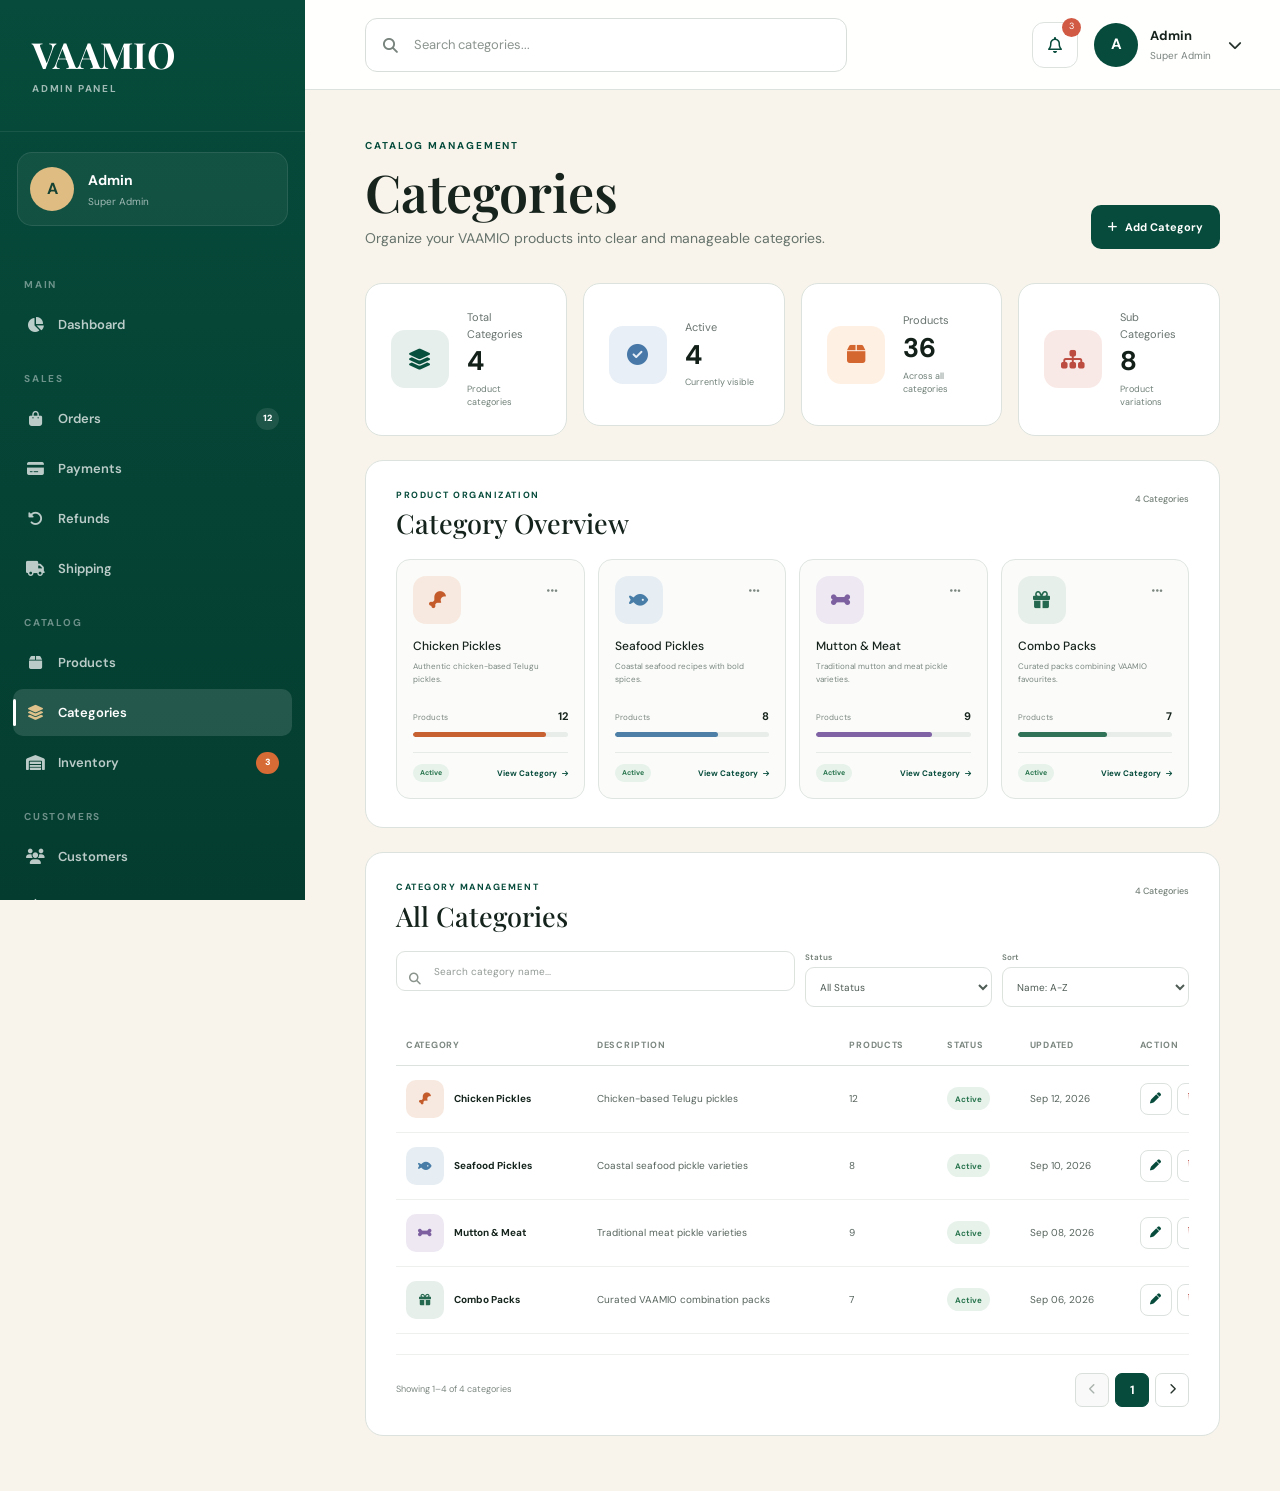
<file: Categories/Categories.html>
<!DOCTYPE html>
<html lang="en">

<head>

    <meta charset="UTF-8">

    <meta
        name="viewport"
        content="width=device-width, initial-scale=1.0">

    <meta
        name="description"
        content="VAAMIO Admin Categories">

    <title>VAAMIO | Categories</title>


    <!-- =====================================================
         BOOTSTRAP
    ====================================================== -->

    <link
        href="https://cdn.jsdelivr.net/npm/bootstrap@5.3.3/dist/css/bootstrap.min.css"
        rel="stylesheet">


    <!-- =====================================================
         FONT AWESOME
    ====================================================== -->

    <link
        rel="stylesheet"
        href="https://cdnjs.cloudflare.com/ajax/libs/font-awesome/6.5.2/css/all.min.css">


    <!-- =====================================================
         GOOGLE FONTS
    ====================================================== -->

    <link
        rel="preconnect"
        href="https://fonts.googleapis.com">

    <link
        rel="preconnect"
        href="https://fonts.gstatic.com"
        crossorigin>

    <link
        href="https://fonts.googleapis.com/css2?family=DM+Sans:wght@400;500;600;700&family=Playfair+Display:wght@500;600;700&display=swap"
        rel="stylesheet">


    <!-- =====================================================
         CATEGORIES CSS
    ====================================================== -->

    <link
        rel="stylesheet"
        href="Categories.css">

</head>


<body>


<!-- =====================================================
     MOBILE HEADER
===================================================== -->

<header class="admin-mobile-header">

    <button
        class="mobile-menu-btn"
        id="mobileMenuBtn"
        type="button"
        aria-label="Open admin menu"
        title="Open admin menu">

        <i class="fa-solid fa-bars"></i>

    </button>


    <div class="mobile-brand">

        <strong>VAAMIO</strong>

        <small>ADMIN PANEL</small>

    </div>


    <button
        class="mobile-notification"
        type="button"
        aria-label="Notifications"
        title="Notifications">

        <i class="fa-regular fa-bell"></i>

        <span>3</span>

    </button>

</header>



<!-- =====================================================
     SIDEBAR OVERLAY
===================================================== -->

<div
    class="sidebar-overlay"
    id="sidebarOverlay">
</div>



<!-- =====================================================
     SIDEBAR
===================================================== -->

<aside
    class="admin-sidebar"
    id="adminSidebar">


    <!-- LOGO -->

    <div class="admin-logo">

        <strong>VAAMIO</strong>

        <span>ADMIN PANEL</span>

    </div>


    <!-- ADMIN USER -->

    <div class="admin-user">

        <div class="admin-avatar">
            A
        </div>

        <div>

            <strong>Admin</strong>

            <small>Super Admin</small>

        </div>

    </div>



    <!-- =================================================
         NAVIGATION
    ================================================== -->

    <nav class="admin-nav">


        <!-- MAIN -->

        <div class="nav-heading">
            MAIN
        </div>


        <a
            href="../index.html"
            class="nav-link">

            <i class="fa-solid fa-chart-pie"></i>

            <span>Dashboard</span>

        </a>



        <!-- SALES -->

        <div class="nav-heading">
            SALES
        </div>


        <a
            href="../Orders/Orders.html"
            class="nav-link">

            <i class="fa-solid fa-bag-shopping"></i>

            <span>Orders</span>

            <b>12</b>

        </a>


        <a
            href="../Payments/Payments.html"
            class="nav-link">

            <i class="fa-solid fa-credit-card"></i>

            <span>Payments</span>

        </a>


        <a
            href="/Refunds/Rrefunds.html"
            class="nav-link">

            <i class="fa-solid fa-rotate-left"></i>

            <span>Refunds</span>

        </a>


        <a
            href="../Shipping/Shipping.html"
            class="nav-link">

            <i class="fa-solid fa-truck"></i>

            <span>Shipping</span>

        </a>



        <!-- CATALOG -->

        <div class="nav-heading">
            CATALOG
        </div>


        <a
            href="../Products/Products.html"
            class="nav-link">

            <i class="fa-solid fa-box"></i>

            <span>Products</span>

        </a>


        <a
            href="Categories.html"
            class="nav-link active">

            <i class="fa-solid fa-layer-group"></i>

            <span>Categories</span>

        </a>


        <a
            href="../Inventory/Inventory.html"
            class="nav-link">

            <i class="fa-solid fa-warehouse"></i>

            <span>Inventory</span>

            <b class="warning">
                3
            </b>

        </a>



        <!-- CUSTOMERS -->

        <div class="nav-heading">
            CUSTOMERS
        </div>


        <a
            href="../Customers/Customers.html"
            class="nav-link">

            <i class="fa-solid fa-users"></i>

            <span>Customers</span>

        </a>


        <a
            href="../Reviews/Reviews.html"
            class="nav-link">

            <i class="fa-regular fa-star"></i>

            <span>Reviews</span>

        </a>


        <a
            href="../Support/Support.html"
            class="nav-link">

            <i class="fa-regular fa-comments"></i>

            <span>Support</span>

        </a>



        <!-- MARKETING -->

        <div class="nav-heading">
            MARKETING
        </div>


        <a
            href="../Coupons/Coupons.html"
            class="nav-link">

            <i class="fa-solid fa-ticket"></i>

            <span>Coupons</span>

        </a>


        <a
            href="../Offers/Offers.html"
            class="nav-link">

            <i class="fa-solid fa-bullseye"></i>

            <span>Offers</span>

        </a>


        <a
            href="../Banners/Banners.html"
            class="nav-link">

            <i class="fa-regular fa-image"></i>

            <span>Banners</span>

        </a>


        <a
            href="../Newsletter/Newsletter.html"
            class="nav-link">

            <i class="fa-regular fa-envelope"></i>

            <span>Newsletter</span>

        </a>



        <!-- BUSINESS -->

        <div class="nav-heading">
            BUSINESS
        </div>


        <a
            href="../Bulk-Orders/Bulk-Orders.html"
            class="nav-link">

            <i class="fa-solid fa-handshake"></i>

            <span>Bulk Orders</span>

        </a>


        <a
            href="../Distributor-Review/Distributor.html"
            class="nav-link">

            <i class="fa-solid fa-store"></i>

            <span>Distributor-Review</span>

        </a>


        <a
            href="../Franchise/Franchise.html"
            class="nav-link">

            <i class="fa-solid fa-building"></i>

            <span>Franchise</span>

        </a>



        <!-- REPORTS -->

        <div class="nav-heading">
            REPORTS
        </div>


        <a
            href="../Sales-Reports/Sales-Reports.html"
            class="nav-link">

            <i class="fa-solid fa-chart-line"></i>

            <span>Sales Reports</span>

        </a>


        <a
            href="../Product-Reports/Product-Reports.html"
            class="nav-link">

            <i class="fa-solid fa-chart-column"></i>

            <span>Product Reports</span>

        </a>



        <!-- SYSTEM -->

        <div class="nav-heading">
            SYSTEM
        </div>


        <a
            href="../Staff-Roles/Staff-Roles.html"
            class="nav-link">

            <i class="fa-solid fa-user-shield"></i>

            <span>Staff & Roles</span>

        </a>


        <a
            href="../Audit-Logs/Audit-Logs.html"
            class="nav-link">

            <i class="fa-solid fa-file-shield"></i>

            <span>Audit Logs</span>

        </a>


        <a
            href="../Settings/Settings.html"
            class="nav-link">

            <i class="fa-solid fa-gear"></i>

            <span>Settings</span>

        </a>


        <div class="nav-divider"></div>


        <a
            href="../index.html"
            class="nav-link">

            <i class="fa-solid fa-arrow-up-right-from-square"></i>

            <span>View Website</span>

        </a>


        <a
            href="#"
            class="nav-link logout-link">

            <i class="fa-solid fa-arrow-right-from-bracket"></i>

            <span>Logout</span>

        </a>

    </nav>

</aside>



<!-- =====================================================
     MAIN
===================================================== -->

<main class="admin-main">


    <!-- =================================================
         TOPBAR
    ================================================== -->

    <header class="admin-topbar">


        <div class="search-box">

            <i class="fa-solid fa-magnifying-glass"></i>

            <input
                type="search"
                id="globalCategorySearch"
                placeholder="Search categories..."
                aria-label="Search categories">

        </div>


        <div class="topbar-right">


            <button
                class="notification-btn"
                type="button"
                aria-label="Notifications"
                title="Notifications">

                <i class="fa-regular fa-bell"></i>

                <span>3</span>

            </button>


            <div class="admin-profile">

                <div class="profile-avatar">
                    A
                </div>

                <div>

                    <strong>Admin</strong>

                    <small>Super Admin</small>

                </div>

                <i class="fa-solid fa-chevron-down"></i>

            </div>

        </div>

    </header>



    <!-- =================================================
         CONTENT
    ================================================== -->

    <div class="admin-content">


        <!-- =================================================
             PAGE HEADER
        ================================================== -->

        <section class="page-header">

            <div>

                <span class="page-eyebrow">
                    CATALOG MANAGEMENT
                </span>

                <h1>
                    Categories
                </h1>

                <p>
                    Organize your VAAMIO products into clear and manageable categories.
                </p>

            </div>


            <button
                class="category-add-btn"
                id="addCategoryBtn"
                type="button"
                aria-label="Add new category"
                title="Add new category">

                <i class="fa-solid fa-plus"></i>

                Add Category

            </button>

        </section>



        <!-- =================================================
             STAT CARDS
        ================================================== -->

        <div class="row g-3">


            <!-- TOTAL CATEGORIES -->

            <div class="col-6 col-xl-3">

                <div class="stat-card">

                    <div class="stat-icon green">

                        <i class="fa-solid fa-layer-group"></i>

                    </div>

                    <div>

                        <span>
                            Total Categories
                        </span>

                        <strong>
                            4
                        </strong>

                        <small>
                            Product categories
                        </small>

                    </div>

                </div>

            </div>



            <!-- ACTIVE -->

            <div class="col-6 col-xl-3">

                <div class="stat-card">

                    <div class="stat-icon blue">

                        <i class="fa-solid fa-circle-check"></i>

                    </div>

                    <div>

                        <span>
                            Active
                        </span>

                        <strong>
                            4
                        </strong>

                        <small>
                            Currently visible
                        </small>

                    </div>

                </div>

            </div>



            <!-- PRODUCTS -->

            <div class="col-6 col-xl-3">

                <div class="stat-card">

                    <div class="stat-icon orange">

                        <i class="fa-solid fa-box"></i>

                    </div>

                    <div>

                        <span>
                            Products
                        </span>

                        <strong>
                            36
                        </strong>

                        <small>
                            Across all categories
                        </small>

                    </div>

                </div>

            </div>



            <!-- SUB CATEGORIES -->

            <div class="col-6 col-xl-3">

                <div class="stat-card">

                    <div class="stat-icon red">

                        <i class="fa-solid fa-sitemap"></i>

                    </div>

                    <div>

                        <span>
                            Sub Categories
                        </span>

                        <strong>
                            8
                        </strong>

                        <small>
                            Product variations
                        </small>

                    </div>

                </div>

            </div>

        </div>



        <!-- =================================================
             CATEGORY CARDS
        ================================================== -->

        <section class="admin-card mt-4">


            <div class="admin-card-header">

                <div>

                    <span>
                        PRODUCT ORGANIZATION
                    </span>

                    <h2>
                        Category Overview
                    </h2>

                </div>


                <span class="category-count">
                    4 Categories
                </span>

            </div>


            <div class="category-grid">


                <!-- CHICKEN -->

                <article
                    class="category-card"
                    data-category="chicken">


                    <div class="category-card-top">

                        <div class="category-icon chicken">

                            <i class="fa-solid fa-drumstick-bite"></i>

                        </div>


                        <button
                            class="category-menu-btn"
                            type="button"
                            aria-label="Category options"
                            title="Category options">

                            <i class="fa-solid fa-ellipsis"></i>

                        </button>

                    </div>


                    <div class="category-card-content">

                        <h3>
                            Chicken Pickles
                        </h3>

                        <p>
                            Authentic chicken-based Telugu pickles.
                        </p>


                        <div class="category-card-meta">

                            <span>
                                Products
                            </span>

                            <strong>
                                12
                            </strong>

                        </div>


                        <div class="category-stock-bar">

                            <span class="category-progress chicken-progress">
                            </span>

                        </div>

                    </div>


                    <div class="category-card-footer">

                        <span class="category-active">
                            Active
                        </span>


                        <button
                            class="category-view-btn"
                            type="button"
                            aria-label="View Chicken Pickles"
                            title="View category">

                            View Category

                            <i class="fa-solid fa-arrow-right"></i>

                        </button>

                    </div>

                </article>



                <!-- SEAFOOD -->

                <article
                    class="category-card"
                    data-category="seafood">


                    <div class="category-card-top">

                        <div class="category-icon seafood">

                            <i class="fa-solid fa-fish"></i>

                        </div>


                        <button
                            class="category-menu-btn"
                            type="button"
                            aria-label="Category options"
                            title="Category options">

                            <i class="fa-solid fa-ellipsis"></i>

                        </button>

                    </div>


                    <div class="category-card-content">

                        <h3>
                            Seafood Pickles
                        </h3>

                        <p>
                            Coastal seafood recipes with bold spices.
                        </p>


                        <div class="category-card-meta">

                            <span>
                                Products
                            </span>

                            <strong>
                                8
                            </strong>

                        </div>


                        <div class="category-stock-bar">

                            <span class="category-progress seafood-progress">
                            </span>

                        </div>

                    </div>


                    <div class="category-card-footer">

                        <span class="category-active">
                            Active
                        </span>


                        <button
                            class="category-view-btn"
                            type="button"
                            aria-label="View Seafood Pickles"
                            title="View category">

                            View Category

                            <i class="fa-solid fa-arrow-right"></i>

                        </button>

                    </div>

                </article>



                <!-- MUTTON -->

                <article
                    class="category-card"
                    data-category="meat">


                    <div class="category-card-top">

                        <div class="category-icon meat">

                            <i class="fa-solid fa-bone"></i>

                        </div>


                        <button
                            class="category-menu-btn"
                            type="button"
                            aria-label="Category options"
                            title="Category options">

                            <i class="fa-solid fa-ellipsis"></i>

                        </button>

                    </div>


                    <div class="category-card-content">

                        <h3>
                            Mutton & Meat
                        </h3>

                        <p>
                            Traditional mutton and meat pickle varieties.
                        </p>


                        <div class="category-card-meta">

                            <span>
                                Products
                            </span>

                            <strong>
                                9
                            </strong>

                        </div>


                        <div class="category-stock-bar">

                            <span class="category-progress meat-progress">
                            </span>

                        </div>

                    </div>


                    <div class="category-card-footer">

                        <span class="category-active">
                            Active
                        </span>


                        <button
                            class="category-view-btn"
                            type="button"
                            aria-label="View Mutton and Meat"
                            title="View category">

                            View Category

                            <i class="fa-solid fa-arrow-right"></i>

                        </button>

                    </div>

                </article>



                <!-- COMBO -->

                <article
                    class="category-card"
                    data-category="combo">


                    <div class="category-card-top">

                        <div class="category-icon combo">

                            <i class="fa-solid fa-gift"></i>

                        </div>


                        <button
                            class="category-menu-btn"
                            type="button"
                            aria-label="Category options"
                            title="Category options">

                            <i class="fa-solid fa-ellipsis"></i>

                        </button>

                    </div>


                    <div class="category-card-content">

                        <h3>
                            Combo Packs
                        </h3>

                        <p>
                            Curated packs combining VAAMIO favourites.
                        </p>


                        <div class="category-card-meta">

                            <span>
                                Products
                            </span>

                            <strong>
                                7
                            </strong>

                        </div>


                        <div class="category-stock-bar">

                            <span class="category-progress combo-progress">
                            </span>

                        </div>

                    </div>


                    <div class="category-card-footer">

                        <span class="category-active">
                            Active
                        </span>


                        <button
                            class="category-view-btn"
                            type="button"
                            aria-label="View Combo Packs"
                            title="View category">

                            View Category

                            <i class="fa-solid fa-arrow-right"></i>

                        </button>

                    </div>

                </article>

            </div>

        </section>



        <!-- =================================================
             ALL CATEGORIES
        ================================================== -->

        <section class="admin-card mt-4">


            <div class="admin-card-header">

                <div>

                    <span>
                        CATEGORY MANAGEMENT
                    </span>

                    <h2>
                        All Categories
                    </h2>

                </div>


                <span class="category-count">
                    4 Categories
                </span>

            </div>



            <!-- FILTERS -->

            <div class="category-filters">


                <div class="category-search">

                    <i class="fa-solid fa-magnifying-glass"></i>

                    <input
                        type="text"
                        id="categorySearch"
                        placeholder="Search category name..."
                        aria-label="Search category name">

                </div>


                <label class="category-filter-label">

                    <span>Status</span>

                    <select
                        id="categoryStatusFilter"
                        class="category-filter-select"
                        aria-label="Filter categories by status">

                        <option value="all">
                            All Status
                        </option>

                        <option value="active">
                            Active
                        </option>

                        <option value="inactive">
                            Inactive
                        </option>

                    </select>

                </label>


                <label class="category-filter-label">

                    <span>Sort</span>

                    <select
                        class="category-filter-select"
                        aria-label="Sort categories">

                        <option>
                            Name: A-Z
                        </option>

                        <option>
                            Name: Z-A
                        </option>

                        <option>
                            Most Products
                        </option>

                        <option>
                            Least Products
                        </option>

                    </select>

                </label>

            </div>



            <!-- DESKTOP TABLE -->

            <div class="admin-table-wrapper">

                <table class="admin-table categories-table">

                    <thead>

                        <tr>

                            <th>
                                Category
                            </th>

                            <th>
                                Description
                            </th>

                            <th>
                                Products
                            </th>

                            <th>
                                Status
                            </th>

                            <th>
                                Updated
                            </th>

                            <th>
                                Action
                            </th>

                        </tr>

                    </thead>


                    <tbody>


                        <tr data-status="active">


                            <td>

                                <div class="table-category">

                                    <div class="table-category-icon chicken">

                                        <i class="fa-solid fa-drumstick-bite"></i>

                                    </div>

                                    <strong>
                                        Chicken Pickles
                                    </strong>

                                </div>

                            </td>


                            <td>
                                Chicken-based Telugu pickles
                            </td>


                            <td>
                                12
                            </td>


                            <td>

                                <span class="category-status active">
                                    Active
                                </span>

                            </td>


                            <td>
                                Sep 12, 2026
                            </td>


                            <td>

                                <div class="category-actions">

                                    <button
                                        class="admin-view-btn edit-category-btn"
                                        type="button"
                                        aria-label="Edit Chicken Pickles"
                                        title="Edit category">

                                        <i class="fa-solid fa-pen"></i>

                                    </button>


                                    <button
                                        class="admin-view-btn delete-category-btn"
                                        type="button"
                                        aria-label="Delete Chicken Pickles"
                                        title="Delete category">

                                        <i class="fa-solid fa-trash"></i>

                                    </button>

                                </div>

                            </td>

                        </tr>


                        <tr data-status="active">


                            <td>

                                <div class="table-category">

                                    <div class="table-category-icon seafood">

                                        <i class="fa-solid fa-fish"></i>

                                    </div>

                                    <strong>
                                        Seafood Pickles
                                    </strong>

                                </div>

                            </td>


                            <td>
                                Coastal seafood pickle varieties
                            </td>


                            <td>
                                8
                            </td>


                            <td>

                                <span class="category-status active">
                                    Active
                                </span>

                            </td>


                            <td>
                                Sep 10, 2026
                            </td>


                            <td>

                                <div class="category-actions">

                                    <button
                                        class="admin-view-btn edit-category-btn"
                                        type="button"
                                        aria-label="Edit Seafood Pickles"
                                        title="Edit category">

                                        <i class="fa-solid fa-pen"></i>

                                    </button>


                                    <button
                                        class="admin-view-btn delete-category-btn"
                                        type="button"
                                        aria-label="Delete Seafood Pickles"
                                        title="Delete category">

                                        <i class="fa-solid fa-trash"></i>

                                    </button>

                                </div>

                            </td>

                        </tr>


                        <tr data-status="active">


                            <td>

                                <div class="table-category">

                                    <div class="table-category-icon meat">

                                        <i class="fa-solid fa-bone"></i>

                                    </div>

                                    <strong>
                                        Mutton & Meat
                                    </strong>

                                </div>

                            </td>


                            <td>
                                Traditional meat pickle varieties
                            </td>


                            <td>
                                9
                            </td>


                            <td>

                                <span class="category-status active">
                                    Active
                                </span>

                            </td>


                            <td>
                                Sep 08, 2026
                            </td>


                            <td>

                                <div class="category-actions">

                                    <button
                                        class="admin-view-btn edit-category-btn"
                                        type="button"
                                        aria-label="Edit Mutton and Meat"
                                        title="Edit category">

                                        <i class="fa-solid fa-pen"></i>

                                    </button>


                                    <button
                                        class="admin-view-btn delete-category-btn"
                                        type="button"
                                        aria-label="Delete Mutton and Meat"
                                        title="Delete category">

                                        <i class="fa-solid fa-trash"></i>

                                    </button>

                                </div>

                            </td>

                        </tr>


                        <tr data-status="active">


                            <td>

                                <div class="table-category">

                                    <div class="table-category-icon combo">

                                        <i class="fa-solid fa-gift"></i>

                                    </div>

                                    <strong>
                                        Combo Packs
                                    </strong>

                                </div>

                            </td>


                            <td>
                                Curated VAAMIO combination packs
                            </td>


                            <td>
                                7
                            </td>


                            <td>

                                <span class="category-status active">
                                    Active
                                </span>

                            </td>


                            <td>
                                Sep 06, 2026
                            </td>


                            <td>

                                <div class="category-actions">

                                    <button
                                        class="admin-view-btn edit-category-btn"
                                        type="button"
                                        aria-label="Edit Combo Packs"
                                        title="Edit category">

                                        <i class="fa-solid fa-pen"></i>

                                    </button>


                                    <button
                                        class="admin-view-btn delete-category-btn"
                                        type="button"
                                        aria-label="Delete Combo Packs"
                                        title="Delete category">

                                        <i class="fa-solid fa-trash"></i>

                                    </button>

                                </div>

                            </td>

                        </tr>

                    </tbody>

                </table>

            </div>



            <!-- MOBILE CATEGORIES -->

            <div class="mobile-categories">


                <article
                    class="mobile-category-card"
                    data-status="active">

                    <div class="mobile-category-top">

                        <div class="table-category">

                            <div class="table-category-icon chicken">

                                <i class="fa-solid fa-drumstick-bite"></i>

                            </div>

                            <div>

                                <strong>
                                    Chicken Pickles
                                </strong>

                                <small>
                                    12 Products
                                </small>

                            </div>

                        </div>


                        <span class="category-status active">
                            Active
                        </span>

                    </div>


                    <p>
                        Chicken-based Telugu pickles
                    </p>


                    <div class="mobile-category-actions">

                        <button
                            class="mobile-category-edit edit-category-btn"
                            type="button"
                            aria-label="Edit Chicken Pickles">

                            <i class="fa-solid fa-pen"></i>

                            Edit

                        </button>


                        <button
                            class="mobile-category-delete delete-category-btn"
                            type="button"
                            aria-label="Delete Chicken Pickles">

                            <i class="fa-solid fa-trash"></i>

                            Delete

                        </button>

                    </div>

                </article>



                <article
                    class="mobile-category-card"
                    data-status="active">

                    <div class="mobile-category-top">

                        <div class="table-category">

                            <div class="table-category-icon seafood">

                                <i class="fa-solid fa-fish"></i>

                            </div>

                            <div>

                                <strong>
                                    Seafood Pickles
                                </strong>

                                <small>
                                    8 Products
                                </small>

                            </div>

                        </div>


                        <span class="category-status active">
                            Active
                        </span>

                    </div>


                    <p>
                        Coastal seafood pickle varieties
                    </p>


                    <div class="mobile-category-actions">

                        <button
                            class="mobile-category-edit edit-category-btn"
                            type="button"
                            aria-label="Edit Seafood Pickles">

                            <i class="fa-solid fa-pen"></i>

                            Edit

                        </button>


                        <button
                            class="mobile-category-delete delete-category-btn"
                            type="button"
                            aria-label="Delete Seafood Pickles">

                            <i class="fa-solid fa-trash"></i>

                            Delete

                        </button>

                    </div>

                </article>



                <article
                    class="mobile-category-card"
                    data-status="active">

                    <div class="mobile-category-top">

                        <div class="table-category">

                            <div class="table-category-icon meat">

                                <i class="fa-solid fa-bone"></i>

                            </div>

                            <div>

                                <strong>
                                    Mutton & Meat
                                </strong>

                                <small>
                                    9 Products
                                </small>

                            </div>

                        </div>


                        <span class="category-status active">
                            Active
                        </span>

                    </div>


                    <p>
                        Traditional meat pickle varieties
                    </p>


                    <div class="mobile-category-actions">

                        <button
                            class="mobile-category-edit edit-category-btn"
                            type="button"
                            aria-label="Edit Mutton and Meat">

                            <i class="fa-solid fa-pen"></i>

                            Edit

                        </button>


                        <button
                            class="mobile-category-delete delete-category-btn"
                            type="button"
                            aria-label="Delete Mutton and Meat">

                            <i class="fa-solid fa-trash"></i>

                            Delete

                        </button>

                    </div>

                </article>



                <article
                    class="mobile-category-card"
                    data-status="active">

                    <div class="mobile-category-top">

                        <div class="table-category">

                            <div class="table-category-icon combo">

                                <i class="fa-solid fa-gift"></i>

                            </div>

                            <div>

                                <strong>
                                    Combo Packs
                                </strong>

                                <small>
                                    7 Products
                                </small>

                            </div>

                        </div>


                        <span class="category-status active">
                            Active
                        </span>

                    </div>


                    <p>
                        Curated VAAMIO combination packs
                    </p>


                    <div class="mobile-category-actions">

                        <button
                            class="mobile-category-edit edit-category-btn"
                            type="button"
                            aria-label="Edit Combo Packs">

                            <i class="fa-solid fa-pen"></i>

                            Edit

                        </button>


                        <button
                            class="mobile-category-delete delete-category-btn"
                            type="button"
                            aria-label="Delete Combo Packs">

                            <i class="fa-solid fa-trash"></i>

                            Delete

                        </button>

                    </div>

                </article>

            </div>



            <!-- PAGINATION -->

            <div class="categories-pagination">

                <span>
                    Showing 1–4 of 4 categories
                </span>


                <div class="pagination-buttons">


                    <button
                        type="button"
                        disabled
                        aria-label="Previous page"
                        title="Previous page">

                        <i class="fa-solid fa-chevron-left"></i>

                    </button>


                    <button
                        type="button"
                        class="current"
                        aria-label="Page 1"
                        title="Page 1">

                        1

                    </button>


                    <button
                        type="button"
                        aria-label="Next page"
                        title="Next page">

                        <i class="fa-solid fa-chevron-right"></i>

                    </button>

                </div>

            </div>

        </section>

    </div>

</main>



<!-- =====================================================
     BOOTSTRAP JS
===================================================== -->

<script
    src="https://cdn.jsdelivr.net/npm/bootstrap@5.3.3/dist/js/bootstrap.bundle.min.js">
</script>



<!-- =====================================================
     CATEGORIES JS
===================================================== -->

<script>

    /* =====================================================
       MOBILE SIDEBAR
    ====================================================== */

    const mobileMenuBtn =
        document.getElementById("mobileMenuBtn");

    const adminSidebar =
        document.getElementById("adminSidebar");

    const sidebarOverlay =
        document.getElementById("sidebarOverlay");


    mobileMenuBtn.addEventListener(
        "click",
        function () {

            adminSidebar.classList.toggle("show");

            sidebarOverlay.classList.toggle("show");

        }
    );


    sidebarOverlay.addEventListener(
        "click",
        function () {

            adminSidebar.classList.remove("show");

            sidebarOverlay.classList.remove("show");

        }
    );



    /* =====================================================
       CATEGORY SEARCH / FILTER
    ====================================================== */

    const categorySearch =
        document.getElementById("categorySearch");

    const globalCategorySearch =
        document.getElementById(
            "globalCategorySearch"
        );

    const categoryStatusFilter =
        document.getElementById(
            "categoryStatusFilter"
        );


    function filterCategories() {

        const searchValue =
            categorySearch.value
                .trim()
                .toLowerCase();

        const selectedStatus =
            categoryStatusFilter.value;


        document
            .querySelectorAll(
                ".categories-table tbody tr"
            )
            .forEach(row => {

                const rowText =
                    row.innerText.toLowerCase();

                const rowStatus =
                    row.dataset.status;


                const searchMatch =
                    rowText.includes(searchValue);

                const statusMatch =
                    selectedStatus === "all" ||
                    rowStatus === selectedStatus;


                row.style.display =
                    searchMatch &&
                    statusMatch
                        ? ""
                        : "none";

            });


        document
            .querySelectorAll(
                ".mobile-category-card"
            )
            .forEach(card => {

                const cardText =
                    card.innerText.toLowerCase();

                const cardStatus =
                    card.dataset.status;


                const searchMatch =
                    cardText.includes(searchValue);

                const statusMatch =
                    selectedStatus === "all" ||
                    cardStatus === selectedStatus;


                card.style.display =
                    searchMatch &&
                    statusMatch
                        ? ""
                        : "none";

            });

    }


    categorySearch.addEventListener(
        "input",
        filterCategories
    );


    categoryStatusFilter.addEventListener(
        "change",
        filterCategories
    );



    /* =====================================================
       GLOBAL SEARCH
    ====================================================== */

    globalCategorySearch.addEventListener(
        "input",
        function () {

            categorySearch.value =
                this.value;

            filterCategories();

        }
    );



    /* =====================================================
       ADD CATEGORY
    ====================================================== */

    document
        .getElementById("addCategoryBtn")
        .addEventListener(
            "click",
            function () {

                alert(
                    "Add Category form will open here."
                );

            }
        );



    /* =====================================================
       VIEW CATEGORY
    ====================================================== */

    document
        .querySelectorAll(".category-view-btn")
        .forEach(button => {

            button.addEventListener(
                "click",
                function () {

                    alert(
                        "Category products will open here."
                    );

                }
            );

        });



    /* =====================================================
       EDIT CATEGORY
    ====================================================== */

    document
        .querySelectorAll(".edit-category-btn")
        .forEach(button => {

            button.addEventListener(
                "click",
                function () {

                    alert(
                        "Edit Category form will open here."
                    );

                }
            );

        });



    /* =====================================================
       DELETE CATEGORY
    ====================================================== */

    document
        .querySelectorAll(".delete-category-btn")
        .forEach(button => {

            button.addEventListener(
                "click",
                function () {

                    const confirmed =
                        confirm(
                            "Are you sure you want to delete this category?"
                        );


                    if (confirmed) {

                        alert(
                            "Category deleted."
                        );

                    }

                }
            );

        });



    /* =====================================================
       CATEGORY MENU
    ====================================================== */

    document
        .querySelectorAll(".category-menu-btn")
        .forEach(button => {

            button.addEventListener(
                "click",
                function () {

                    alert(
                        "Category options will open here."
                    );

                }
            );

        });



    /* =====================================================
       LOGOUT
    ====================================================== */

    document
        .querySelector(".logout-link")
        .addEventListener(
            "click",
            function (event) {

                event.preventDefault();

                const confirmed =
                    confirm(
                        "Are you sure you want to logout?"
                    );


                if (confirmed) {

                    window.location.href =
                        "../index.html";

                }

            }
        );

</script>


</body>

</html>
</file>
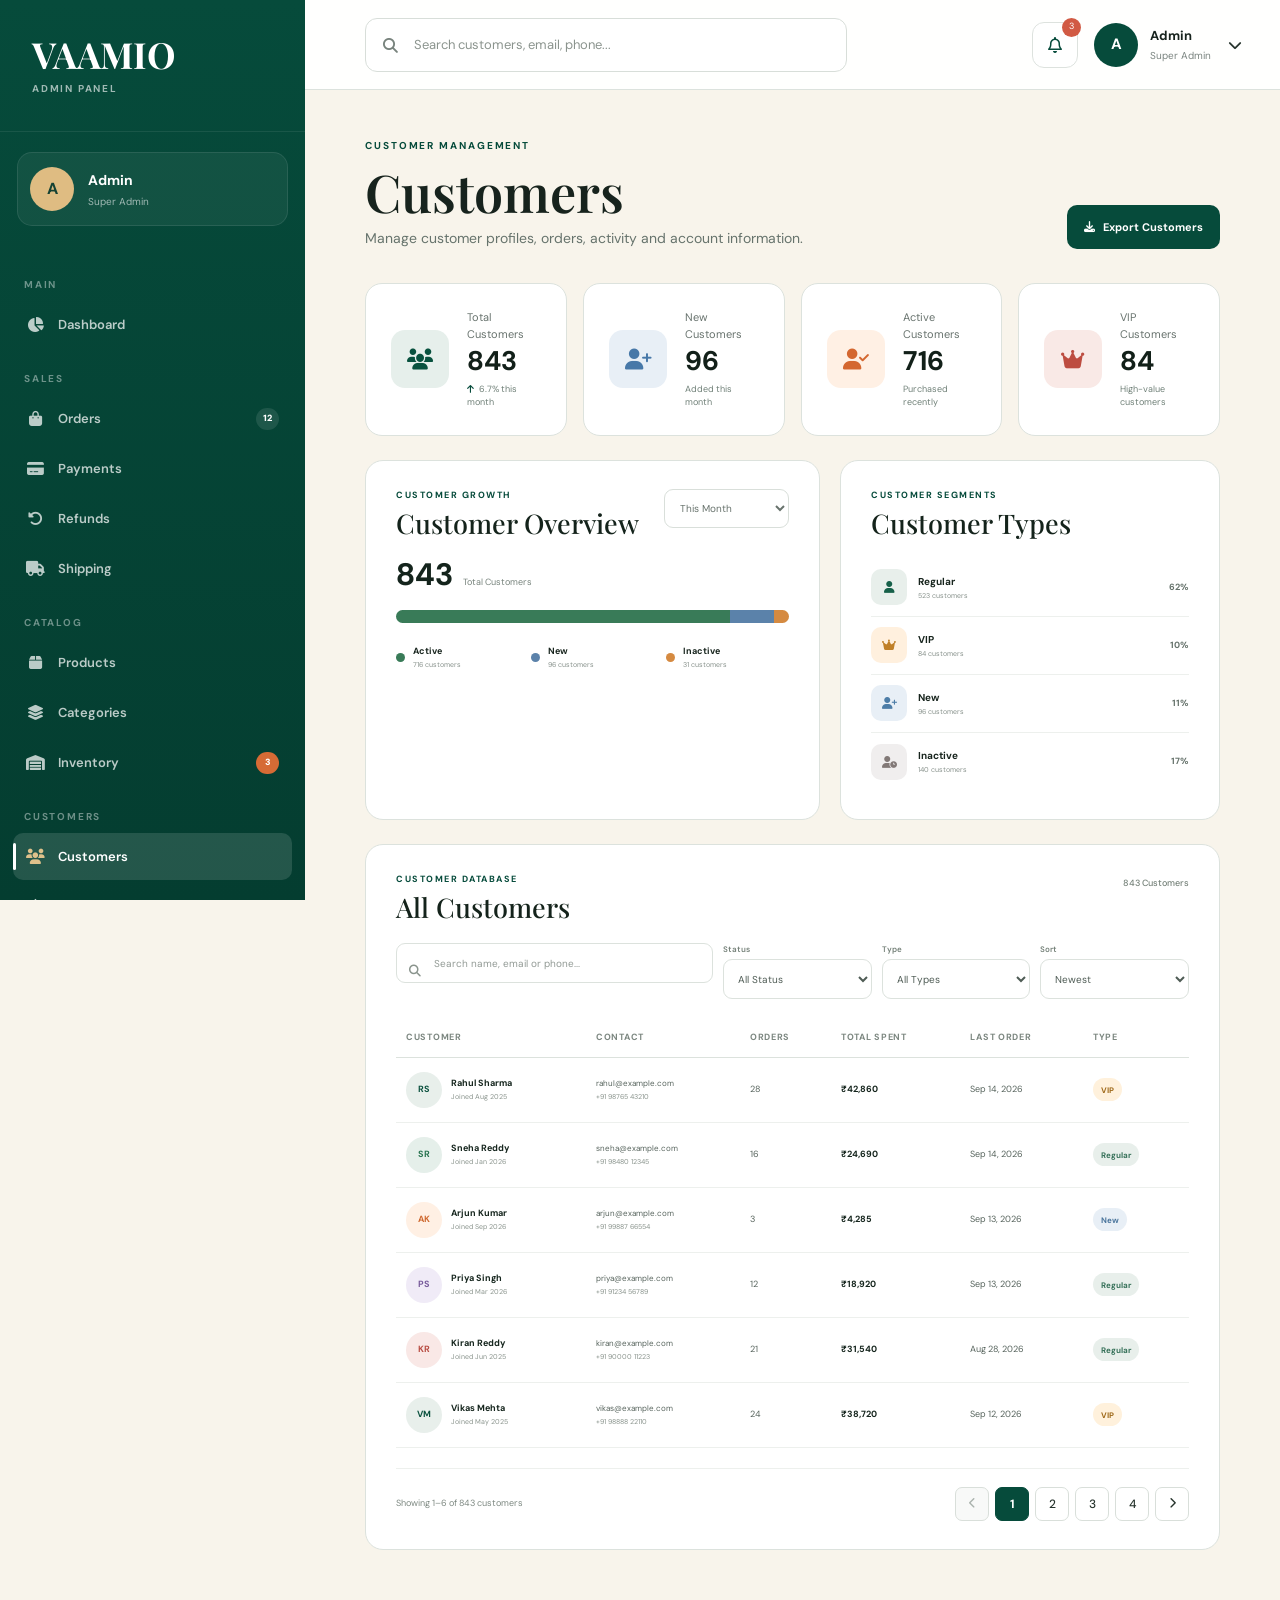
<file: Customers/Customers.html>
<!DOCTYPE html>
<html lang="en">

<head>

    <meta charset="UTF-8">

    <meta
        name="viewport"
        content="width=device-width, initial-scale=1.0">

    <meta
        name="description"
        content="VAAMIO Admin Customers">

    <title>VAAMIO | Customers</title>


    <!-- =====================================================
         BOOTSTRAP
    ====================================================== -->

    <link
        href="https://cdn.jsdelivr.net/npm/bootstrap@5.3.3/dist/css/bootstrap.min.css"
        rel="stylesheet">


    <!-- =====================================================
         FONT AWESOME
    ====================================================== -->

    <link
        rel="stylesheet"
        href="https://cdnjs.cloudflare.com/ajax/libs/font-awesome/6.5.2/css/all.min.css">


    <!-- =====================================================
         GOOGLE FONTS
    ====================================================== -->

    <link
        rel="preconnect"
        href="https://fonts.googleapis.com">

    <link
        rel="preconnect"
        href="https://fonts.gstatic.com"
        crossorigin>

    <link
        href="https://fonts.googleapis.com/css2?family=DM+Sans:wght@400;500;600;700&family=Playfair+Display:wght@500;600;700&display=swap"
        rel="stylesheet">


    <!-- =====================================================
         CUSTOMERS CSS
    ====================================================== -->

    <link
        rel="stylesheet"
        href="Customers.css">

</head>


<body>


<!-- =====================================================
     MOBILE HEADER
===================================================== -->

<header class="admin-mobile-header">

    <button
        class="mobile-menu-btn"
        id="mobileMenuBtn"
        type="button"
        aria-label="Open admin menu"
        title="Open admin menu">

        <i class="fa-solid fa-bars"></i>

    </button>


    <div class="mobile-brand">

        <strong>VAAMIO</strong>

        <small>ADMIN PANEL</small>

    </div>


    <button
        class="mobile-notification"
        type="button"
        aria-label="Notifications"
        title="Notifications">

        <i class="fa-regular fa-bell"></i>

        <span>3</span>

    </button>

</header>



<!-- =====================================================
     SIDEBAR OVERLAY
===================================================== -->

<div
    class="sidebar-overlay"
    id="sidebarOverlay">
</div>



<!-- =====================================================
     SIDEBAR
===================================================== -->

<aside
    class="admin-sidebar"
    id="adminSidebar">


    <!-- =================================================
         LOGO
    ================================================== -->

    <div class="admin-logo">

        <strong>VAAMIO</strong>

        <span>ADMIN PANEL</span>

    </div>


    <!-- =================================================
         ADMIN USER
    ================================================== -->

    <div class="admin-user">

        <div class="admin-avatar">
            A
        </div>

        <div>

            <strong>Admin</strong>

            <small>Super Admin</small>

        </div>

    </div>



    <!-- =================================================
         NAVIGATION
    ================================================== -->

    <nav class="admin-nav">


        <!-- MAIN -->

        <div class="nav-heading">
            MAIN
        </div>


        <a
            href="../index.html"
            class="nav-link">

            <i class="fa-solid fa-chart-pie"></i>

            <span>Dashboard</span>

        </a>



        <!-- SALES -->

        <div class="nav-heading">
            SALES
        </div>


        <a
            href="../Orders/Orders.html"
            class="nav-link">

            <i class="fa-solid fa-bag-shopping"></i>

            <span>Orders</span>

            <b>12</b>

        </a>


        <a
            href="../Payments/Payments.html"
            class="nav-link">

            <i class="fa-solid fa-credit-card"></i>

            <span>Payments</span>

        </a>


        <a
            href="/Refunds/Rrefunds.html"
            class="nav-link">

            <i class="fa-solid fa-rotate-left"></i>

            <span>Refunds</span>

        </a>


        <a
            href="../Shipping/Shipping.html"
            class="nav-link">

            <i class="fa-solid fa-truck"></i>

            <span>Shipping</span>

        </a>



        <!-- CATALOG -->

        <div class="nav-heading">
            CATALOG
        </div>


        <a
            href="../Products/Products.html"
            class="nav-link">

            <i class="fa-solid fa-box"></i>

            <span>Products</span>

        </a>


        <a
            href="../Categories/Categories.html"
            class="nav-link">

            <i class="fa-solid fa-layer-group"></i>

            <span>Categories</span>

        </a>


        <a
            href="../Inventory/Inventory.html"
            class="nav-link">

            <i class="fa-solid fa-warehouse"></i>

            <span>Inventory</span>

            <b class="warning">
                3
            </b>

        </a>



        <!-- CUSTOMERS -->

        <div class="nav-heading">
            CUSTOMERS
        </div>


        <a
            href="Customers.html"
            class="nav-link active">

            <i class="fa-solid fa-users"></i>

            <span>Customers</span>

        </a>


        <a
            href="../Reviews/Reviews.html"
            class="nav-link">

            <i class="fa-regular fa-star"></i>

            <span>Reviews</span>

        </a>


        <a
            href="../Support/Support.html"
            class="nav-link">

            <i class="fa-regular fa-comments"></i>

            <span>Support</span>

        </a>



        <!-- MARKETING -->

        <div class="nav-heading">
            MARKETING
        </div>


        <a
            href="../Coupons/Coupons.html"
            class="nav-link">

            <i class="fa-solid fa-ticket"></i>

            <span>Coupons</span>

        </a>


        <a
            href="../Offers/Offers.html"
            class="nav-link">

            <i class="fa-solid fa-bullseye"></i>

            <span>Offers</span>

        </a>


        <a
            href="../Banners/Banners.html"
            class="nav-link">

            <i class="fa-regular fa-image"></i>

            <span>Banners</span>

        </a>


        <a
            href="../Newsletter/Newsletter.html"
            class="nav-link">

            <i class="fa-regular fa-envelope"></i>

            <span>Newsletter</span>

        </a>



        <!-- BUSINESS -->

        <div class="nav-heading">
            BUSINESS
        </div>


        <a
            href="../Bulk-Orders/Bulk-Orders.html"
            class="nav-link">

            <i class="fa-solid fa-handshake"></i>

            <span>Bulk Orders</span>

        </a>


        <a
            href="../Distributor-Review/Distributor.html"
            class="nav-link">

            <i class="fa-solid fa-store"></i>

            <span>Distributor-Review</span>

        </a>


        <a
            href="../Franchise/Franchise.html"
            class="nav-link">

            <i class="fa-solid fa-building"></i>

            <span>Franchise</span>

        </a>



        <!-- REPORTS -->

        <div class="nav-heading">
            REPORTS
        </div>


        <a
            href="../Sales-Reports/Sales-Reports.html"
            class="nav-link">

            <i class="fa-solid fa-chart-line"></i>

            <span>Sales Reports</span>

        </a>


        <a
            href="../Product-Reports/Product-Reports.html"
            class="nav-link">

            <i class="fa-solid fa-chart-column"></i>

            <span>Product Reports</span>

        </a>



        <!-- SYSTEM -->

        <div class="nav-heading">
            SYSTEM
        </div>


        <a
            href="../Staff-Roles/Staff-Roles.html"
            class="nav-link">

            <i class="fa-solid fa-user-shield"></i>

            <span>Staff & Roles</span>

        </a>


        <a
            href="../Audit-Logs/Audit-Logs.html"
            class="nav-link">

            <i class="fa-solid fa-file-shield"></i>

            <span>Audit Logs</span>

        </a>


        <a
            href="../Settings/Settings.html"
            class="nav-link">

            <i class="fa-solid fa-gear"></i>

            <span>Settings</span>

        </a>


        <div class="nav-divider"></div>


        <a
            href="../index.html"
            class="nav-link">

            <i class="fa-solid fa-arrow-up-right-from-square"></i>

            <span>View Website</span>

        </a>


        <a
            href="#"
            class="nav-link logout-link">

            <i class="fa-solid fa-arrow-right-from-bracket"></i>

            <span>Logout</span>

        </a>

    </nav>

</aside>



<!-- =====================================================
     MAIN
===================================================== -->

<main class="admin-main">


    <!-- =================================================
         TOPBAR
    ================================================== -->

    <header class="admin-topbar">


        <div class="search-box">

            <i class="fa-solid fa-magnifying-glass"></i>

            <input
                type="search"
                id="globalCustomerSearch"
                placeholder="Search customers, email, phone..."
                aria-label="Search customers">

        </div>


        <div class="topbar-right">


            <button
                class="notification-btn"
                type="button"
                aria-label="Notifications"
                title="Notifications">

                <i class="fa-regular fa-bell"></i>

                <span>3</span>

            </button>


            <div class="admin-profile">

                <div class="profile-avatar">
                    A
                </div>

                <div>

                    <strong>Admin</strong>

                    <small>Super Admin</small>

                </div>

                <i class="fa-solid fa-chevron-down"></i>

            </div>

        </div>

    </header>



    <!-- =================================================
         CONTENT
    ================================================== -->

    <div class="admin-content">


        <!-- =================================================
             PAGE HEADER
        ================================================== -->

        <section class="page-header">

            <div>

                <span class="page-eyebrow">
                    CUSTOMER MANAGEMENT
                </span>

                <h1>
                    Customers
                </h1>

                <p>
                    Manage customer profiles, orders, activity and account information.
                </p>

            </div>


            <button
                class="customer-export-btn"
                id="exportCustomersBtn"
                type="button"
                aria-label="Export customers"
                title="Export customers">

                <i class="fa-solid fa-download"></i>

                Export Customers

            </button>

        </section>



        <!-- =================================================
             STAT CARDS
        ================================================== -->

        <div class="row g-3">


            <!-- TOTAL CUSTOMERS -->

            <div class="col-6 col-xl-3">

                <div class="stat-card">

                    <div class="stat-icon green">

                        <i class="fa-solid fa-users"></i>

                    </div>

                    <div>

                        <span>
                            Total Customers
                        </span>

                        <strong>
                            843
                        </strong>

                        <small>
                            <i class="fa-solid fa-arrow-up"></i>
                            6.7% this month
                        </small>

                    </div>

                </div>

            </div>



            <!-- NEW CUSTOMERS -->

            <div class="col-6 col-xl-3">

                <div class="stat-card">

                    <div class="stat-icon blue">

                        <i class="fa-solid fa-user-plus"></i>

                    </div>

                    <div>

                        <span>
                            New Customers
                        </span>

                        <strong>
                            96
                        </strong>

                        <small>
                            Added this month
                        </small>

                    </div>

                </div>

            </div>



            <!-- ACTIVE CUSTOMERS -->

            <div class="col-6 col-xl-3">

                <div class="stat-card">

                    <div class="stat-icon orange">

                        <i class="fa-solid fa-user-check"></i>

                    </div>

                    <div>

                        <span>
                            Active Customers
                        </span>

                        <strong>
                            716
                        </strong>

                        <small>
                            Purchased recently
                        </small>

                    </div>

                </div>

            </div>



            <!-- VIP CUSTOMERS -->

            <div class="col-6 col-xl-3">

                <div class="stat-card">

                    <div class="stat-icon red">

                        <i class="fa-solid fa-crown"></i>

                    </div>

                    <div>

                        <span>
                            VIP Customers
                        </span>

                        <strong>
                            84
                        </strong>

                        <small>
                            High-value customers
                        </small>

                    </div>

                </div>

            </div>

        </div>



        <!-- =================================================
             CUSTOMER OVERVIEW
        ================================================== -->

        <section class="dashboard-grid mt-4">


            <!-- CUSTOMER GROWTH -->

            <div class="admin-card">

                <div class="admin-card-header">

                    <div>

                        <span>
                            CUSTOMER GROWTH
                        </span>

                        <h2>
                            Customer Overview
                        </h2>

                    </div>


                    <select
                        class="customer-period-select"
                        aria-label="Select customer period">

                        <option>
                            This Month
                        </option>

                        <option>
                            Last Month
                        </option>

                        <option>
                            Last 3 Months
                        </option>

                        <option>
                            This Year
                        </option>

                    </select>

                </div>


                <div class="customer-total">

                    <strong>
                        843
                    </strong>

                    <span>
                        Total Customers
                    </span>

                </div>


                <div class="customer-growth-bar">

                    <div class="growth-segment active-segment">
                    </div>

                    <div class="growth-segment new-segment">
                    </div>

                    <div class="growth-segment inactive-segment">
                    </div>

                </div>


                <div class="customer-growth-legend">


                    <div class="customer-legend-item">

                        <span class="legend-dot active"></span>

                        <div>

                            <strong>
                                Active
                            </strong>

                            <small>
                                716 customers
                            </small>

                        </div>

                    </div>


                    <div class="customer-legend-item">

                        <span class="legend-dot new"></span>

                        <div>

                            <strong>
                                New
                            </strong>

                            <small>
                                96 customers
                            </small>

                        </div>

                    </div>


                    <div class="customer-legend-item">

                        <span class="legend-dot inactive"></span>

                        <div>

                            <strong>
                                Inactive
                            </strong>

                            <small>
                                31 customers
                            </small>

                        </div>

                    </div>

                </div>

            </div>



            <!-- CUSTOMER SEGMENTS -->

            <div class="admin-card">

                <div class="admin-card-header">

                    <div>

                        <span>
                            CUSTOMER SEGMENTS
                        </span>

                        <h2>
                            Customer Types
                        </h2>

                    </div>

                </div>


                <div class="customer-segments">


                    <div class="segment-item">

                        <div class="segment-icon regular">

                            <i class="fa-solid fa-user"></i>

                        </div>

                        <div>

                            <strong>
                                Regular
                            </strong>

                            <small>
                                523 customers
                            </small>

                        </div>

                        <b>
                            62%
                        </b>

                    </div>


                    <div class="segment-item">

                        <div class="segment-icon vip">

                            <i class="fa-solid fa-crown"></i>

                        </div>

                        <div>

                            <strong>
                                VIP
                            </strong>

                            <small>
                                84 customers
                            </small>

                        </div>

                        <b>
                            10%
                        </b>

                    </div>


                    <div class="segment-item">

                        <div class="segment-icon new">

                            <i class="fa-solid fa-user-plus"></i>

                        </div>

                        <div>

                            <strong>
                                New
                            </strong>

                            <small>
                                96 customers
                            </small>

                        </div>

                        <b>
                            11%
                        </b>

                    </div>


                    <div class="segment-item">

                        <div class="segment-icon inactive">

                            <i class="fa-solid fa-user-clock"></i>

                        </div>

                        <div>

                            <strong>
                                Inactive
                            </strong>

                            <small>
                                140 customers
                            </small>

                        </div>

                        <b>
                            17%
                        </b>

                    </div>

                </div>

            </div>

        </section>



        <!-- =================================================
             ALL CUSTOMERS
        ================================================== -->

        <section class="admin-card mt-4">


            <div class="admin-card-header">

                <div>

                    <span>
                        CUSTOMER DATABASE
                    </span>

                    <h2>
                        All Customers
                    </h2>

                </div>


                <span class="customer-count">
                    843 Customers
                </span>

            </div>



            <!-- =================================================
                 FILTERS
            ================================================== -->

            <div class="customer-filters">


                <div class="customer-search">

                    <i class="fa-solid fa-magnifying-glass"></i>

                    <input
                        type="text"
                        id="customerSearch"
                        placeholder="Search name, email or phone..."
                        aria-label="Search customer name, email or phone">

                </div>


                <label class="customer-filter-label">

                    <span>Status</span>

                    <select
                        id="customerStatusFilter"
                        class="customer-filter-select"
                        aria-label="Filter customers by status">

                        <option value="all">
                            All Status
                        </option>

                        <option value="active">
                            Active
                        </option>

                        <option value="new">
                            New
                        </option>

                        <option value="inactive">
                            Inactive
                        </option>

                    </select>

                </label>


                <label class="customer-filter-label">

                    <span>Type</span>

                    <select
                        id="customerTypeFilter"
                        class="customer-filter-select"
                        aria-label="Filter customers by type">

                        <option value="all">
                            All Types
                        </option>

                        <option value="regular">
                            Regular
                        </option>

                        <option value="vip">
                            VIP
                        </option>

                        <option value="new">
                            New
                        </option>

                    </select>

                </label>


                <label class="customer-filter-label">

                    <span>Sort</span>

                    <select
                        class="customer-filter-select"
                        aria-label="Sort customers">

                        <option>
                            Newest
                        </option>

                        <option>
                            Oldest
                        </option>

                        <option>
                            Highest Spent
                        </option>

                        <option>
                            Most Orders
                        </option>

                    </select>

                </label>

            </div>



            <!-- =================================================
                 DESKTOP TABLE
            ================================================== -->

            <div class="admin-table-wrapper">

                <table class="admin-table customers-table">

                    <thead>

                        <tr>

                            <th>
                                Customer
                            </th>

                            <th>
                                Contact
                            </th>

                            <th>
                                Orders
                            </th>

                            <th>
                                Total Spent
                            </th>

                            <th>
                                Last Order
                            </th>

                            <th>
                                Type
                            </th>

                            <th>
                                Status
                            </th>

                            <th>
                                Action
                            </th>

                        </tr>

                    </thead>


                    <tbody>


                        <!-- CUSTOMER 1 -->

                        <tr
                            data-status="active"
                            data-type="vip">

                            <td>

                                <div class="customer-cell">

                                    <div class="customer-avatar">
                                        RS
                                    </div>

                                    <div>

                                        <strong>
                                            Rahul Sharma
                                        </strong>

                                        <small>
                                            Joined Aug 2025
                                        </small>

                                    </div>

                                </div>

                            </td>


                            <td>

                                <div class="contact-cell">

                                    <span>
                                        rahul@example.com
                                    </span>

                                    <small>
                                        +91 98765 43210
                                    </small>

                                </div>

                            </td>


                            <td>
                                28
                            </td>


                            <td>

                                <strong>
                                    ₹42,860
                                </strong>

                            </td>


                            <td>
                                Sep 14, 2026
                            </td>


                            <td>

                                <span class="customer-type vip">
                                    VIP
                                </span>

                            </td>


                            <td>

                                <span class="customer-status active">
                                    Active
                                </span>

                            </td>


                            <td>

                                <button
                                    class="admin-view-btn view-customer-btn"
                                    type="button"
                                    aria-label="View Rahul Sharma"
                                    title="View customer">

                                    <i class="fa-solid fa-eye"></i>

                                </button>

                            </td>

                        </tr>



                        <!-- CUSTOMER 2 -->

                        <tr
                            data-status="active"
                            data-type="regular">

                            <td>

                                <div class="customer-cell">

                                    <div class="customer-avatar green-avatar">
                                        SR
                                    </div>

                                    <div>

                                        <strong>
                                            Sneha Reddy
                                        </strong>

                                        <small>
                                            Joined Jan 2026
                                        </small>

                                    </div>

                                </div>

                            </td>


                            <td>

                                <div class="contact-cell">

                                    <span>
                                        sneha@example.com
                                    </span>

                                    <small>
                                        +91 98480 12345
                                    </small>

                                </div>

                            </td>


                            <td>
                                16
                            </td>


                            <td>

                                <strong>
                                    ₹24,690
                                </strong>

                            </td>


                            <td>
                                Sep 14, 2026
                            </td>


                            <td>

                                <span class="customer-type regular">
                                    Regular
                                </span>

                            </td>


                            <td>

                                <span class="customer-status active">
                                    Active
                                </span>

                            </td>


                            <td>

                                <button
                                    class="admin-view-btn view-customer-btn"
                                    type="button"
                                    aria-label="View Sneha Reddy"
                                    title="View customer">

                                    <i class="fa-solid fa-eye"></i>

                                </button>

                            </td>

                        </tr>



                        <!-- CUSTOMER 3 -->

                        <tr
                            data-status="new"
                            data-type="new">

                            <td>

                                <div class="customer-cell">

                                    <div class="customer-avatar orange-avatar">
                                        AK
                                    </div>

                                    <div>

                                        <strong>
                                            Arjun Kumar
                                        </strong>

                                        <small>
                                            Joined Sep 2026
                                        </small>

                                    </div>

                                </div>

                            </td>


                            <td>

                                <div class="contact-cell">

                                    <span>
                                        arjun@example.com
                                    </span>

                                    <small>
                                        +91 99887 66554
                                    </small>

                                </div>

                            </td>


                            <td>
                                3
                            </td>


                            <td>

                                <strong>
                                    ₹4,285
                                </strong>

                            </td>


                            <td>
                                Sep 13, 2026
                            </td>


                            <td>

                                <span class="customer-type new">
                                    New
                                </span>

                            </td>


                            <td>

                                <span class="customer-status new">
                                    New
                                </span>

                            </td>


                            <td>

                                <button
                                    class="admin-view-btn view-customer-btn"
                                    type="button"
                                    aria-label="View Arjun Kumar"
                                    title="View customer">

                                    <i class="fa-solid fa-eye"></i>

                                </button>

                            </td>

                        </tr>



                        <!-- CUSTOMER 4 -->

                        <tr
                            data-status="active"
                            data-type="regular">

                            <td>

                                <div class="customer-cell">

                                    <div class="customer-avatar purple-avatar">
                                        PS
                                    </div>

                                    <div>

                                        <strong>
                                            Priya Singh
                                        </strong>

                                        <small>
                                            Joined Mar 2026
                                        </small>

                                    </div>

                                </div>

                            </td>


                            <td>

                                <div class="contact-cell">

                                    <span>
                                        priya@example.com
                                    </span>

                                    <small>
                                        +91 91234 56789
                                    </small>

                                </div>

                            </td>


                            <td>
                                12
                            </td>


                            <td>

                                <strong>
                                    ₹18,920
                                </strong>

                            </td>


                            <td>
                                Sep 13, 2026
                            </td>


                            <td>

                                <span class="customer-type regular">
                                    Regular
                                </span>

                            </td>


                            <td>

                                <span class="customer-status active">
                                    Active
                                </span>

                            </td>


                            <td>

                                <button
                                    class="admin-view-btn view-customer-btn"
                                    type="button"
                                    aria-label="View Priya Singh"
                                    title="View customer">

                                    <i class="fa-solid fa-eye"></i>

                                </button>

                            </td>

                        </tr>



                        <!-- CUSTOMER 5 -->

                        <tr
                            data-status="inactive"
                            data-type="regular">

                            <td>

                                <div class="customer-cell">

                                    <div class="customer-avatar red-avatar">
                                        KR
                                    </div>

                                    <div>

                                        <strong>
                                            Kiran Reddy
                                        </strong>

                                        <small>
                                            Joined Jun 2025
                                        </small>

                                    </div>

                                </div>

                            </td>


                            <td>

                                <div class="contact-cell">

                                    <span>
                                        kiran@example.com
                                    </span>

                                    <small>
                                        +91 90000 11223
                                    </small>

                                </div>

                            </td>


                            <td>
                                21
                            </td>


                            <td>

                                <strong>
                                    ₹31,540
                                </strong>

                            </td>


                            <td>
                                Aug 28, 2026
                            </td>


                            <td>

                                <span class="customer-type regular">
                                    Regular
                                </span>

                            </td>


                            <td>

                                <span class="customer-status inactive">
                                    Inactive
                                </span>

                            </td>


                            <td>

                                <button
                                    class="admin-view-btn view-customer-btn"
                                    type="button"
                                    aria-label="View Kiran Reddy"
                                    title="View customer">

                                    <i class="fa-solid fa-eye"></i>

                                </button>

                            </td>

                        </tr>



                        <!-- CUSTOMER 6 -->

                        <tr
                            data-status="active"
                            data-type="vip">

                            <td>

                                <div class="customer-cell">

                                    <div class="customer-avatar">
                                        VM
                                    </div>

                                    <div>

                                        <strong>
                                            Vikas Mehta
                                        </strong>

                                        <small>
                                            Joined May 2025
                                        </small>

                                    </div>

                                </div>

                            </td>


                            <td>

                                <div class="contact-cell">

                                    <span>
                                        vikas@example.com
                                    </span>

                                    <small>
                                        +91 98888 22110
                                    </small>

                                </div>

                            </td>


                            <td>
                                24
                            </td>


                            <td>

                                <strong>
                                    ₹38,720
                                </strong>

                            </td>


                            <td>
                                Sep 12, 2026
                            </td>


                            <td>

                                <span class="customer-type vip">
                                    VIP
                                </span>

                            </td>


                            <td>

                                <span class="customer-status active">
                                    Active
                                </span>

                            </td>


                            <td>

                                <button
                                    class="admin-view-btn view-customer-btn"
                                    type="button"
                                    aria-label="View Vikas Mehta"
                                    title="View customer">

                                    <i class="fa-solid fa-eye"></i>

                                </button>

                            </td>

                        </tr>

                    </tbody>

                </table>

            </div>



            <!-- =================================================
                 MOBILE CUSTOMERS
            ================================================== -->

            <div class="mobile-customers">


                <!-- CUSTOMER 1 -->

                <article
                    class="mobile-customer-card"
                    data-status="active"
                    data-type="vip">


                    <div class="mobile-customer-top">

                        <div class="customer-cell">

                            <div class="customer-avatar">
                                RS
                            </div>

                            <div>

                                <strong>
                                    Rahul Sharma
                                </strong>

                                <small>
                                    rahul@example.com
                                </small>

                            </div>

                        </div>


                        <span class="customer-status active">
                            Active
                        </span>

                    </div>


                    <div class="mobile-customer-info">

                        <div>

                            <span>
                                Orders
                            </span>

                            <strong>
                                28
                            </strong>

                        </div>


                        <div>

                            <span>
                                Spent
                            </span>

                            <strong>
                                ₹42,860
                            </strong>

                        </div>


                        <div>

                            <span>
                                Type
                            </span>

                            <strong>
                                VIP
                            </strong>

                        </div>

                    </div>


                    <button
                        class="mobile-customer-btn view-customer-btn"
                        type="button"
                        aria-label="View Rahul Sharma"
                        title="View customer">

                        <i class="fa-solid fa-eye"></i>

                        View Customer

                    </button>

                </article>



                <!-- CUSTOMER 2 -->

                <article
                    class="mobile-customer-card"
                    data-status="active"
                    data-type="regular">


                    <div class="mobile-customer-top">

                        <div class="customer-cell">

                            <div class="customer-avatar green-avatar">
                                SR
                            </div>

                            <div>

                                <strong>
                                    Sneha Reddy
                                </strong>

                                <small>
                                    sneha@example.com
                                </small>

                            </div>

                        </div>


                        <span class="customer-status active">
                            Active
                        </span>

                    </div>


                    <div class="mobile-customer-info">

                        <div>

                            <span>
                                Orders
                            </span>

                            <strong>
                                16
                            </strong>

                        </div>


                        <div>

                            <span>
                                Spent
                            </span>

                            <strong>
                                ₹24,690
                            </strong>

                        </div>


                        <div>

                            <span>
                                Type
                            </span>

                            <strong>
                                Regular
                            </strong>

                        </div>

                    </div>


                    <button
                        class="mobile-customer-btn view-customer-btn"
                        type="button"
                        aria-label="View Sneha Reddy"
                        title="View customer">

                        <i class="fa-solid fa-eye"></i>

                        View Customer

                    </button>

                </article>



                <!-- CUSTOMER 3 -->

                <article
                    class="mobile-customer-card"
                    data-status="new"
                    data-type="new">


                    <div class="mobile-customer-top">

                        <div class="customer-cell">

                            <div class="customer-avatar orange-avatar">
                                AK
                            </div>

                            <div>

                                <strong>
                                    Arjun Kumar
                                </strong>

                                <small>
                                    arjun@example.com
                                </small>

                            </div>

                        </div>


                        <span class="customer-status new">
                            New
                        </span>

                    </div>


                    <div class="mobile-customer-info">

                        <div>

                            <span>
                                Orders
                            </span>

                            <strong>
                                3
                            </strong>

                        </div>


                        <div>

                            <span>
                                Spent
                            </span>

                            <strong>
                                ₹4,285
                            </strong>

                        </div>


                        <div>

                            <span>
                                Type
                            </span>

                            <strong>
                                New
                            </strong>

                        </div>

                    </div>


                    <button
                        class="mobile-customer-btn view-customer-btn"
                        type="button"
                        aria-label="View Arjun Kumar"
                        title="View customer">

                        <i class="fa-solid fa-eye"></i>

                        View Customer

                    </button>

                </article>



                <!-- CUSTOMER 4 -->

                <article
                    class="mobile-customer-card"
                    data-status="active"
                    data-type="regular">


                    <div class="mobile-customer-top">

                        <div class="customer-cell">

                            <div class="customer-avatar purple-avatar">
                                PS
                            </div>

                            <div>

                                <strong>
                                    Priya Singh
                                </strong>

                                <small>
                                    priya@example.com
                                </small>

                            </div>

                        </div>


                        <span class="customer-status active">
                            Active
                        </span>

                    </div>


                    <div class="mobile-customer-info">

                        <div>

                            <span>
                                Orders
                            </span>

                            <strong>
                                12
                            </strong>

                        </div>


                        <div>

                            <span>
                                Spent
                            </span>

                            <strong>
                                ₹18,920
                            </strong>

                        </div>


                        <div>

                            <span>
                                Type
                            </span>

                            <strong>
                                Regular
                            </strong>

                        </div>

                    </div>


                    <button
                        class="mobile-customer-btn view-customer-btn"
                        type="button"
                        aria-label="View Priya Singh"
                        title="View customer">

                        <i class="fa-solid fa-eye"></i>

                        View Customer

                    </button>

                </article>



                <!-- CUSTOMER 5 -->

                <article
                    class="mobile-customer-card"
                    data-status="inactive"
                    data-type="regular">


                    <div class="mobile-customer-top">

                        <div class="customer-cell">

                            <div class="customer-avatar red-avatar">
                                KR
                            </div>

                            <div>

                                <strong>
                                    Kiran Reddy
                                </strong>

                                <small>
                                    kiran@example.com
                                </small>

                            </div>

                        </div>


                        <span class="customer-status inactive">
                            Inactive
                        </span>

                    </div>


                    <div class="mobile-customer-info">

                        <div>

                            <span>
                                Orders
                            </span>

                            <strong>
                                21
                            </strong>

                        </div>


                        <div>

                            <span>
                                Spent
                            </span>

                            <strong>
                                ₹31,540
                            </strong>

                        </div>


                        <div>

                            <span>
                                Type
                            </span>

                            <strong>
                                Regular
                            </strong>

                        </div>

                    </div>


                    <button
                        class="mobile-customer-btn view-customer-btn"
                        type="button"
                        aria-label="View Kiran Reddy"
                        title="View customer">

                        <i class="fa-solid fa-eye"></i>

                        View Customer

                    </button>

                </article>

            </div>



            <!-- =================================================
                 PAGINATION
            ================================================== -->

            <div class="customers-pagination">

                <span>
                    Showing 1–6 of 843 customers
                </span>


                <div class="pagination-buttons">

                    <button
                        type="button"
                        disabled
                        aria-label="Previous page"
                        title="Previous page">

                        <i class="fa-solid fa-chevron-left"></i>

                    </button>


                    <button
                        type="button"
                        class="current"
                        aria-label="Page 1"
                        title="Page 1">

                        1

                    </button>


                    <button
                        type="button"
                        aria-label="Page 2"
                        title="Page 2">

                        2

                    </button>


                    <button
                        type="button"
                        aria-label="Page 3"
                        title="Page 3">

                        3

                    </button>


                    <button
                        type="button"
                        aria-label="Page 4"
                        title="Page 4">

                        4

                    </button>


                    <button
                        type="button"
                        aria-label="Next page"
                        title="Next page">

                        <i class="fa-solid fa-chevron-right"></i>

                    </button>

                </div>

            </div>

        </section>

    </div>

</main>



<!-- =====================================================
     BOOTSTRAP JS
===================================================== -->

<script
    src="https://cdn.jsdelivr.net/npm/bootstrap@5.3.3/dist/js/bootstrap.bundle.min.js">
</script>



<!-- =====================================================
     CUSTOMERS JS
===================================================== -->

<script>

    /* =====================================================
       MOBILE SIDEBAR
    ====================================================== */

    const mobileMenuBtn =
        document.getElementById("mobileMenuBtn");

    const adminSidebar =
        document.getElementById("adminSidebar");

    const sidebarOverlay =
        document.getElementById("sidebarOverlay");


    mobileMenuBtn.addEventListener(
        "click",
        function () {

            adminSidebar.classList.toggle("show");

            sidebarOverlay.classList.toggle("show");

        }
    );


    sidebarOverlay.addEventListener(
        "click",
        function () {

            adminSidebar.classList.remove("show");

            sidebarOverlay.classList.remove("show");

        }
    );



    /* =====================================================
       CUSTOMER SEARCH AND FILTER
    ====================================================== */

    const customerSearch =
        document.getElementById("customerSearch");

    const customerStatusFilter =
        document.getElementById(
            "customerStatusFilter"
        );

    const customerTypeFilter =
        document.getElementById(
            "customerTypeFilter"
        );


    function filterCustomers() {

        const searchValue =
            customerSearch.value
                .trim()
                .toLowerCase();

        const selectedStatus =
            customerStatusFilter.value;

        const selectedType =
            customerTypeFilter.value;


        document
            .querySelectorAll(
                ".customers-table tbody tr"
            )
            .forEach(row => {

                const rowText =
                    row.innerText.toLowerCase();

                const rowStatus =
                    row.dataset.status;

                const rowType =
                    row.dataset.type;


                const searchMatch =
                    rowText.includes(searchValue);

                const statusMatch =
                    selectedStatus === "all" ||
                    rowStatus === selectedStatus;

                const typeMatch =
                    selectedType === "all" ||
                    rowType === selectedType;


                row.style.display =
                    searchMatch &&
                    statusMatch &&
                    typeMatch
                        ? ""
                        : "none";

            });


        document
            .querySelectorAll(
                ".mobile-customer-card"
            )
            .forEach(card => {

                const cardText =
                    card.innerText.toLowerCase();

                const cardStatus =
                    card.dataset.status;

                const cardType =
                    card.dataset.type;


                const searchMatch =
                    cardText.includes(searchValue);

                const statusMatch =
                    selectedStatus === "all" ||
                    cardStatus === selectedStatus;

                const typeMatch =
                    selectedType === "all" ||
                    cardType === selectedType;


                card.style.display =
                    searchMatch &&
                    statusMatch &&
                    typeMatch
                        ? ""
                        : "none";

            });

    }


    customerSearch.addEventListener(
        "input",
        filterCustomers
    );


    customerStatusFilter.addEventListener(
        "change",
        filterCustomers
    );


    customerTypeFilter.addEventListener(
        "change",
        filterCustomers
    );



    /* =====================================================
       GLOBAL SEARCH
    ====================================================== */

    const globalCustomerSearch =
        document.getElementById(
            "globalCustomerSearch"
        );


    globalCustomerSearch.addEventListener(
        "input",
        function () {

            customerSearch.value =
                this.value;

            filterCustomers();

        }
    );



    /* =====================================================
       EXPORT
    ====================================================== */

    document
        .getElementById("exportCustomersBtn")
        .addEventListener(
            "click",
            function () {

                alert(
                    "Customer export started."
                );

            }
        );



    /* =====================================================
       VIEW CUSTOMER
    ====================================================== */

    document
        .querySelectorAll(
            ".view-customer-btn"
        )
        .forEach(button => {

            button.addEventListener(
                "click",
                function () {

                    alert(
                        "Customer details will open here."
                    );

                }
            );

        });



    /* =====================================================
       LOGOUT
    ====================================================== */

    document
        .querySelector(".logout-link")
        .addEventListener(
            "click",
            function (event) {

                event.preventDefault();

                const confirmed =
                    confirm(
                        "Are you sure you want to logout?"
                    );


                if (confirmed) {

                    window.location.href =
                        "../index.html";

                }

            }
        );

</script>


</body>

</html>
</file>
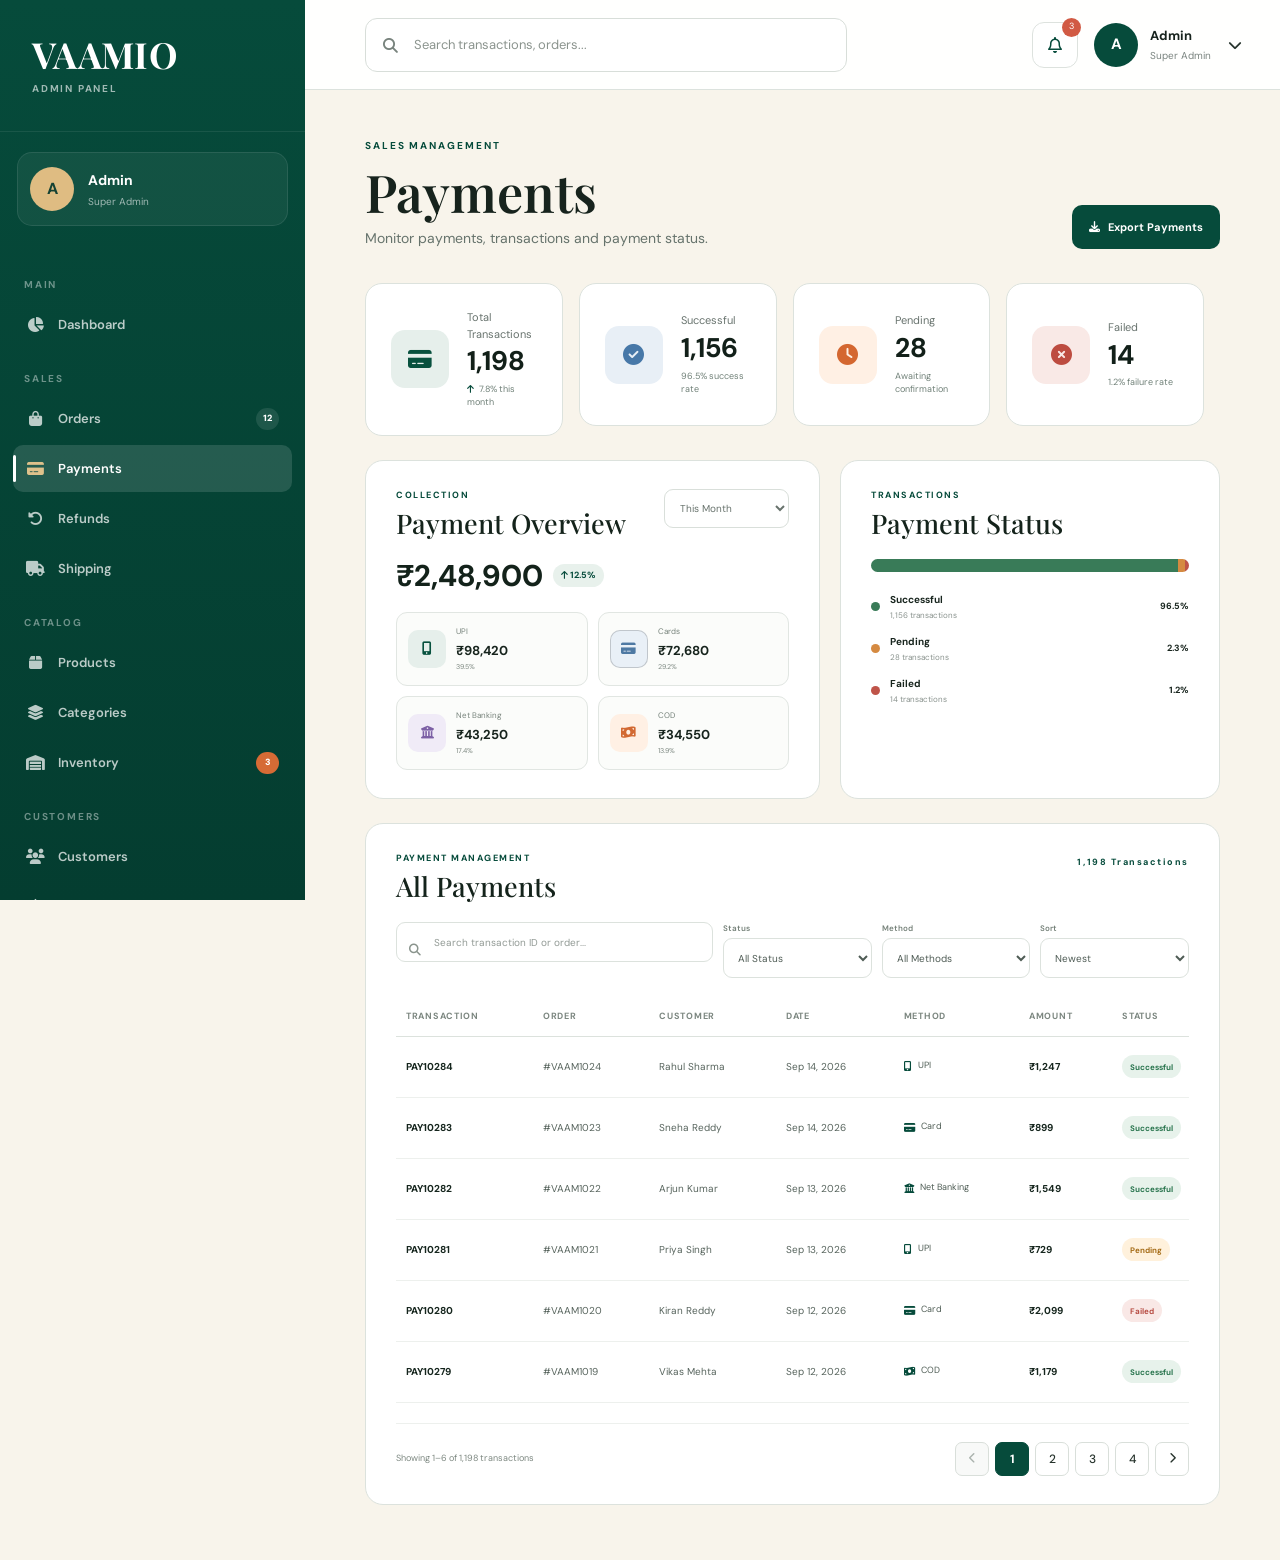
<file: Payments/Payments.html>
<!DOCTYPE html>
<html lang="en">

<head>

    <meta charset="UTF-8">

    <meta
        name="viewport"
        content="width=device-width, initial-scale=1.0">

    <meta
        name="description"
        content="VAAMIO Admin Payments">

    <title>VAAMIO | Payments</title>


    <!-- =====================================================
         BOOTSTRAP
    ====================================================== -->

    <link
        href="https://cdn.jsdelivr.net/npm/bootstrap@5.3.3/dist/css/bootstrap.min.css"
        rel="stylesheet">


    <!-- =====================================================
         FONT AWESOME
    ====================================================== -->

    <link
        rel="stylesheet"
        href="https://cdnjs.cloudflare.com/ajax/libs/font-awesome/6.5.2/css/all.min.css">


    <!-- =====================================================
         GOOGLE FONTS
    ====================================================== -->

    <link
        rel="preconnect"
        href="https://fonts.googleapis.com">

    <link
        rel="preconnect"
        href="https://fonts.gstatic.com"
        crossorigin>

    <link
        href="https://fonts.googleapis.com/css2?family=DM+Sans:wght@400;500;600;700&family=Playfair+Display:wght@500;600;700&display=swap"
        rel="stylesheet">



    <!-- =====================================================
         PAYMENTS CSS
    ====================================================== -->

    <link
        rel="stylesheet"
        href="Payments.css">

</head>


<body>


<!-- =====================================================
     MOBILE HEADER
===================================================== -->

<header class="admin-mobile-header">

    <button
        class="mobile-menu-btn"
        id="mobileMenuBtn"
        type="button"
        aria-label="Open admin menu"
        title="Open admin menu">

        <i class="fa-solid fa-bars"></i>

    </button>


    <div class="mobile-brand">

        <strong>VAAMIO</strong>

        <small>ADMIN PANEL</small>

    </div>


    <button
        class="mobile-notification"
        type="button"
        aria-label="Notifications"
        title="Notifications">

        <i class="fa-regular fa-bell"></i>

        <span>3</span>

    </button>

</header>



<!-- =====================================================
     SIDEBAR OVERLAY
===================================================== -->

<div
    class="sidebar-overlay"
    id="sidebarOverlay">
</div>



<!-- =====================================================
     SIDEBAR
===================================================== -->

<aside
    class="admin-sidebar"
    id="adminSidebar">


    <!-- =================================================
         LOGO
    ================================================== -->

    <div class="admin-logo">

        <strong>VAAMIO</strong>

        <span>ADMIN PANEL</span>

    </div>


    <!-- =================================================
         ADMIN USER
    ================================================== -->

    <div class="admin-user">

        <div class="admin-avatar">
            A
        </div>

        <div>

            <strong>Admin</strong>

            <small>Super Admin</small>

        </div>

    </div>



    <!-- =================================================
         NAVIGATION
    ================================================== -->

    <nav class="admin-nav">


        <!-- MAIN -->

        <div class="nav-heading">
            MAIN
        </div>


        <a
            href="/index.html"
            class="nav-link">

            <i class="fa-solid fa-chart-pie"></i>

            <span>Dashboard</span>

        </a>



        <!-- SALES -->

        <div class="nav-heading">
            SALES
        </div>


        <a
            href="/Orders/Orders.html"
            class="nav-link">

            <i class="fa-solid fa-bag-shopping"></i>

            <span>Orders</span>

            <b>12</b>

        </a>


        <a
            href="Payments.html"
            class="nav-link active">

            <i class="fa-solid fa-credit-card"></i>

            <span>Payments</span>

        </a>


        <a
            href="/Refunds/Rrefunds.html"
            class="nav-link">

            <i class="fa-solid fa-rotate-left"></i>

            <span>Refunds</span>

        </a>


        <a
            href="../Shipping/Shipping.html"
            class="nav-link">

            <i class="fa-solid fa-truck"></i>

            <span>Shipping</span>

        </a>



        <!-- CATALOG -->

        <div class="nav-heading">
            CATALOG
        </div>


        <a
            href="../Products/Products.html"
            class="nav-link">

            <i class="fa-solid fa-box"></i>

            <span>Products</span>

        </a>


        <a
            href="../Categories/Categories.html"
            class="nav-link">

            <i class="fa-solid fa-layer-group"></i>

            <span>Categories</span>

        </a>


        <a
            href="../Inventory/Inventory.html"
            class="nav-link">

            <i class="fa-solid fa-warehouse"></i>

            <span>Inventory</span>

            <b class="warning">3</b>

        </a>



        <!-- CUSTOMERS -->

        <div class="nav-heading">
            CUSTOMERS
        </div>


        <a
            href="../Customers/Customers.html"
            class="nav-link">

            <i class="fa-solid fa-users"></i>

            <span>Customers</span>

        </a>


        <a
            href="../Reviews/Reviews.html"
            class="nav-link">

            <i class="fa-regular fa-star"></i>

            <span>Reviews</span>

        </a>


        <a
            href="../Support/Support.html"
            class="nav-link">

            <i class="fa-regular fa-comments"></i>

            <span>Support</span>

        </a>



        <!-- MARKETING -->

        <div class="nav-heading">
            MARKETING
        </div>


        <a
            href="../Coupons/Coupons.html"
            class="nav-link">

            <i class="fa-solid fa-ticket"></i>

            <span>Coupons</span>

        </a>


        <a
            href="../Offers/Offers.html"
            class="nav-link">

            <i class="fa-solid fa-bullseye"></i>

            <span>Offers</span>

        </a>


        <a
            href="../Banners/Banners.html"
            class="nav-link">

            <i class="fa-regular fa-image"></i>

            <span>Banners</span>

        </a>


        <a
            href="../Newsletter/Newsletter.html"
            class="nav-link">

            <i class="fa-regular fa-envelope"></i>

            <span>Newsletter</span>

        </a>



        <!-- BUSINESS -->

        <div class="nav-heading">
            BUSINESS
        </div>


        <a
            href="../Bulk-Orders/Bulk-Orders.html"
            class="nav-link">

            <i class="fa-solid fa-handshake"></i>

            <span>Bulk Orders</span>

        </a>


        <a
            href="../Distributor-Review/Distributor.html"
            class="nav-link">

            <i class="fa-solid fa-store"></i>

            <span>Distributor-Review</span>

        </a>


        <a
            href="../Franchise/Franchise.html"
            class="nav-link">

            <i class="fa-solid fa-building"></i>

            <span>Franchise</span>

        </a>



        <!-- REPORTS -->

        <div class="nav-heading">
            REPORTS
        </div>


        <a
            href="../Sales-Reports/Sales-Reports.html"
            class="nav-link">

            <i class="fa-solid fa-chart-line"></i>

            <span>Sales Reports</span>

        </a>


        <a
            href="../Product-Reports/Product-Reports.html"
            class="nav-link">

            <i class="fa-solid fa-chart-column"></i>

            <span>Product Reports</span>

        </a>



        <!-- SYSTEM -->

        <div class="nav-heading">
            SYSTEM
        </div>


        <a
            href="../Staff-Roles/Staff-Roles.html"
            class="nav-link">

            <i class="fa-solid fa-user-shield"></i>

            <span>Staff & Roles</span>

        </a>


        <a
            href="../Audit-Logs/Audit-Logs.html"
            class="nav-link">

            <i class="fa-solid fa-file-shield"></i>

            <span>Audit Logs</span>

        </a>


        <a
            href="../Settings/Settings.html"
            class="nav-link">

            <i class="fa-solid fa-gear"></i>

            <span>Settings</span>

        </a>


        <div class="nav-divider"></div>


        <a
            href="../index.html"
            class="nav-link">

            <i class="fa-solid fa-arrow-up-right-from-square"></i>

            <span>View Website</span>

        </a>


        <a
            href="#"
            class="nav-link logout-link">

            <i class="fa-solid fa-arrow-right-from-bracket"></i>

            <span>Logout</span>

        </a>

    </nav>

</aside>



<!-- =====================================================
     MAIN
===================================================== -->

<main class="admin-main">


    <!-- =================================================
         TOPBAR
    ================================================== -->

    <header class="admin-topbar">


        <div class="search-box">

            <i class="fa-solid fa-magnifying-glass"></i>

            <input
                type="search"
                id="globalPaymentSearch"
                placeholder="Search transactions, orders..."
                aria-label="Search payments">

        </div>


        <div class="topbar-right">


            <button
                class="notification-btn"
                type="button"
                aria-label="Notifications"
                title="Notifications">

                <i class="fa-regular fa-bell"></i>

                <span>3</span>

            </button>


            <div class="admin-profile">

                <div class="profile-avatar">
                    A
                </div>

                <div>

                    <strong>Admin</strong>

                    <small>Super Admin</small>

                </div>

                <i class="fa-solid fa-chevron-down"></i>

            </div>

        </div>

    </header>



    <!-- =================================================
         CONTENT
    ================================================== -->

    <div class="admin-content">


        <!-- =================================================
             PAGE HEADER
        ================================================== -->

        <section class="page-header">


            <div>

                <span class="page-eyebrow">
                    SALES MANAGEMENT
                </span>

                <h1>
                    Payments
                </h1>

                <p>
                    Monitor payments, transactions and payment status.
                </p>

            </div>


            <button
                class="payments-export-btn"
                id="exportPaymentsBtn"
                type="button"
                aria-label="Export payments"
                title="Export payments">

                <i class="fa-solid fa-download"></i>

                Export Payments

            </button>

        </section>



        <!-- =================================================
             PAYMENT STATISTICS
        ================================================== -->

        <div class="row g-3">


            <!-- TOTAL TRANSACTIONS -->

            <div class="col-6 col-xl-3">

                <div class="stat-card">

                    <div class="stat-icon green">

                        <i class="fa-solid fa-credit-card"></i>

                    </div>

                    <div>

                        <span>
                            Total Transactions
                        </span>

                        <strong>
                            1,198
                        </strong>

                        <small>
                            <i class="fa-solid fa-arrow-up"></i>
                            7.8% this month
                        </small>

                    </div>

                </div>

            </div>



            <!-- SUCCESSFUL -->

            <div class="col-6 col-xl-3">

                <div class="stat-card">

                    <div class="stat-icon blue">

                        <i class="fa-solid fa-circle-check"></i>

                    </div>

                    <div>

                        <span>
                            Successful
                        </span>

                        <strong>
                            1,156
                        </strong>

                        <small>
                            96.5% success rate
                        </small>

                    </div>

                </div>

            </div>



            <!-- PENDING -->

            <div class="col-6 col-xl-3">

                <div class="stat-card">

                    <div class="stat-icon orange">

                        <i class="fa-solid fa-clock"></i>

                    </div>

                    <div>

                        <span>
                            Pending
                        </span>

                        <strong>
                            28
                        </strong>

                        <small>
                            Awaiting confirmation
                        </small>

                    </div>

                </div>

            </div>



            <!-- FAILED -->

            <div class="col-6 col-xl-3">

                <div class="stat-card">

                    <div class="stat-icon red">

                        <i class="fa-solid fa-circle-xmark"></i>

                    </div>

                    <div>

                        <span>
                            Failed
                        </span>

                        <strong>
                            14
                        </strong>

                        <small>
                            1.2% failure rate
                        </small>

                    </div>

                </div>

            </div>

        </div>



        <!-- =================================================
             PAYMENT SUMMARY
        ================================================== -->

        <section class="dashboard-grid mt-4">


            <!-- PAYMENT COLLECTION -->

            <div class="admin-card">

                <div class="admin-card-header">

                    <div>

                        <span>
                            COLLECTION
                        </span>

                        <h2>
                            Payment Overview
                        </h2>

                    </div>


                    <select
                        class="payments-select"
                        aria-label="Select payment period">

                        <option>
                            This Month
                        </option>

                        <option>
                            Last Month
                        </option>

                        <option>
                            Last 3 Months
                        </option>

                        <option>
                            This Year
                        </option>

                    </select>

                </div>


                <div class="payment-total">

                    <strong>
                        ₹2,48,900
                    </strong>

                    <span>
                        <i class="fa-solid fa-arrow-up"></i>
                        12.5%
                    </span>

                </div>


                <div class="payment-method-grid">


                    <div class="payment-method-card">

                        <div class="payment-method-icon upi">

                            <i class="fa-solid fa-mobile-screen-button"></i>

                        </div>

                        <div>

                            <span>
                                UPI
                            </span>

                            <strong>
                                ₹98,420
                            </strong>

                            <small>
                                39.5%
                            </small>

                        </div>

                    </div>


                    <div class="payment-method-card">

                        <div class="payment-method-icon card">

                            <i class="fa-solid fa-credit-card"></i>

                        </div>

                        <div>

                            <span>
                                Cards
                            </span>

                            <strong>
                                ₹72,680
                            </strong>

                            <small>
                                29.2%
                            </small>

                        </div>

                    </div>


                    <div class="payment-method-card">

                        <div class="payment-method-icon netbanking">

                            <i class="fa-solid fa-building-columns"></i>

                        </div>

                        <div>

                            <span>
                                Net Banking
                            </span>

                            <strong>
                                ₹43,250
                            </strong>

                            <small>
                                17.4%
                            </small>

                        </div>

                    </div>


                    <div class="payment-method-card">

                        <div class="payment-method-icon cod">

                            <i class="fa-solid fa-money-bill-wave"></i>

                        </div>

                        <div>

                            <span>
                                COD
                            </span>

                            <strong>
                                ₹34,550
                            </strong>

                            <small>
                                13.9%
                            </small>

                        </div>

                    </div>

                </div>

            </div>



            <!-- PAYMENT STATUS -->

            <div class="admin-card">

                <div class="admin-card-header">

                    <div>

                        <span>
                            TRANSACTIONS
                        </span>

                        <h2>
                            Payment Status
                        </h2>

                    </div>

                </div>


                <div class="payment-status-overview">


                    <div class="payment-status-bar">

                        <span class="payment-success"></span>

                        <span class="payment-pending"></span>

                        <span class="payment-failed"></span>

                    </div>


                    <div class="payment-status-list">


                        <div class="payment-status-item">

                            <span class="payment-dot success-dot"></span>

                            <div>

                                <strong>
                                    Successful
                                </strong>

                                <small>
                                    1,156 transactions
                                </small>

                            </div>

                            <b>
                                96.5%
                            </b>

                        </div>


                        <div class="payment-status-item">

                            <span class="payment-dot pending-dot"></span>

                            <div>

                                <strong>
                                    Pending
                                </strong>

                                <small>
                                    28 transactions
                                </small>

                            </div>

                            <b>
                                2.3%
                            </b>

                        </div>


                        <div class="payment-status-item">

                            <span class="payment-dot failed-dot"></span>

                            <div>

                                <strong>
                                    Failed
                                </strong>

                                <small>
                                    14 transactions
                                </small>

                            </div>

                            <b>
                                1.2%
                            </b>

                        </div>

                    </div>

                </div>

            </div>

        </section>



        <!-- =================================================
             ALL PAYMENTS
        ================================================== -->

        <section class="admin-card mt-4">


            <div class="admin-card-header">

                <div>

                    <span>
                        PAYMENT MANAGEMENT
                    </span>

                    <h2>
                        All Payments
                    </h2>

                </div>


                <span class="payment-count">
                    1,198 Transactions
                </span>

            </div>



            <!-- =================================================
                 FILTERS
            ================================================== -->

            <div class="payments-filters">


                <div class="payment-search">

                    <i class="fa-solid fa-magnifying-glass"></i>

                    <input
                        type="text"
                        id="paymentSearch"
                        placeholder="Search transaction ID or order..."
                        aria-label="Search transaction ID or order">

                </div>


                <label class="payment-filter-label">

                    <span>Status</span>

                    <select
                        id="paymentStatusFilter"
                        class="payment-filter-select"
                        aria-label="Filter payments by status">

                        <option value="all">
                            All Status
                        </option>

                        <option value="success">
                            Successful
                        </option>

                        <option value="pending">
                            Pending
                        </option>

                        <option value="failed">
                            Failed
                        </option>

                    </select>

                </label>


                <label class="payment-filter-label">

                    <span>Method</span>

                    <select
                        id="paymentMethodFilter"
                        class="payment-filter-select"
                        aria-label="Filter payments by method">

                        <option value="all">
                            All Methods
                        </option>

                        <option value="upi">
                            UPI
                        </option>

                        <option value="card">
                            Card
                        </option>

                        <option value="netbanking">
                            Net Banking
                        </option>

                        <option value="cod">
                            COD
                        </option>

                    </select>

                </label>


                <label class="payment-filter-label">

                    <span>Sort</span>

                    <select
                        class="payment-filter-select"
                        aria-label="Sort payments">

                        <option>
                            Newest
                        </option>

                        <option>
                            Oldest
                        </option>

                        <option>
                            Amount: High to Low
                        </option>

                        <option>
                            Amount: Low to High
                        </option>

                    </select>

                </label>

            </div>



            <!-- =================================================
                 DESKTOP TABLE
            ================================================== -->

            <div class="admin-table-wrapper">

                <table class="admin-table payments-table">

                    <thead>

                        <tr>

                            <th>
                                Transaction
                            </th>

                            <th>
                                Order
                            </th>

                            <th>
                                Customer
                            </th>

                            <th>
                                Date
                            </th>

                            <th>
                                Method
                            </th>

                            <th>
                                Amount
                            </th>

                            <th>
                                Status
                            </th>

                            <th>
                                Action
                            </th>

                        </tr>

                    </thead>


                    <tbody>


                        <!-- PAYMENT 1 -->

                        <tr
                            data-status="success"
                            data-method="upi">

                            <td>
                                <strong>
                                    PAY10284
                                </strong>
                            </td>

                            <td>
                                #VAAM1024
                            </td>

                            <td>
                                Rahul Sharma
                            </td>

                            <td>
                                Sep 14, 2026
                            </td>

                            <td>

                                <span class="payment-method-text">
                                    <i class="fa-solid fa-mobile-screen-button"></i>
                                    UPI
                                </span>

                            </td>

                            <td>
                                <strong>
                                    ₹1,247
                                </strong>
                            </td>

                            <td>
                                <span class="transaction-status success">
                                    Successful
                                </span>
                            </td>

                            <td>

                                <button
                                    class="admin-view-btn"
                                    type="button"
                                    aria-label="View payment PAY10284"
                                    title="View payment">

                                    <i class="fa-solid fa-eye"></i>

                                </button>

                            </td>

                        </tr>



                        <!-- PAYMENT 2 -->

                        <tr
                            data-status="success"
                            data-method="card">

                            <td>
                                <strong>
                                    PAY10283
                                </strong>
                            </td>

                            <td>
                                #VAAM1023
                            </td>

                            <td>
                                Sneha Reddy
                            </td>

                            <td>
                                Sep 14, 2026
                            </td>

                            <td>

                                <span class="payment-method-text">
                                    <i class="fa-solid fa-credit-card"></i>
                                    Card
                                </span>

                            </td>

                            <td>
                                <strong>
                                    ₹899
                                </strong>
                            </td>

                            <td>
                                <span class="transaction-status success">
                                    Successful
                                </span>
                            </td>

                            <td>

                                <button
                                    class="admin-view-btn"
                                    type="button"
                                    aria-label="View payment PAY10283"
                                    title="View payment">

                                    <i class="fa-solid fa-eye"></i>

                                </button>

                            </td>

                        </tr>



                        <!-- PAYMENT 3 -->

                        <tr
                            data-status="success"
                            data-method="netbanking">

                            <td>
                                <strong>
                                    PAY10282
                                </strong>
                            </td>

                            <td>
                                #VAAM1022
                            </td>

                            <td>
                                Arjun Kumar
                            </td>

                            <td>
                                Sep 13, 2026
                            </td>

                            <td>

                                <span class="payment-method-text">
                                    <i class="fa-solid fa-building-columns"></i>
                                    Net Banking
                                </span>

                            </td>

                            <td>
                                <strong>
                                    ₹1,549
                                </strong>
                            </td>

                            <td>
                                <span class="transaction-status success">
                                    Successful
                                </span>
                            </td>

                            <td>

                                <button
                                    class="admin-view-btn"
                                    type="button"
                                    aria-label="View payment PAY10282"
                                    title="View payment">

                                    <i class="fa-solid fa-eye"></i>

                                </button>

                            </td>

                        </tr>



                        <!-- PAYMENT 4 -->

                        <tr
                            data-status="pending"
                            data-method="upi">

                            <td>
                                <strong>
                                    PAY10281
                                </strong>
                            </td>

                            <td>
                                #VAAM1021
                            </td>

                            <td>
                                Priya Singh
                            </td>

                            <td>
                                Sep 13, 2026
                            </td>

                            <td>

                                <span class="payment-method-text">
                                    <i class="fa-solid fa-mobile-screen-button"></i>
                                    UPI
                                </span>

                            </td>

                            <td>
                                <strong>
                                    ₹729
                                </strong>
                            </td>

                            <td>
                                <span class="transaction-status pending">
                                    Pending
                                </span>
                            </td>

                            <td>

                                <button
                                    class="admin-view-btn"
                                    type="button"
                                    aria-label="View payment PAY10281"
                                    title="View payment">

                                    <i class="fa-solid fa-eye"></i>

                                </button>

                            </td>

                        </tr>



                        <!-- PAYMENT 5 -->

                        <tr
                            data-status="failed"
                            data-method="card">

                            <td>
                                <strong>
                                    PAY10280
                                </strong>
                            </td>

                            <td>
                                #VAAM1020
                            </td>

                            <td>
                                Kiran Reddy
                            </td>

                            <td>
                                Sep 12, 2026
                            </td>

                            <td>

                                <span class="payment-method-text">
                                    <i class="fa-solid fa-credit-card"></i>
                                    Card
                                </span>

                            </td>

                            <td>
                                <strong>
                                    ₹2,099
                                </strong>
                            </td>

                            <td>
                                <span class="transaction-status failed">
                                    Failed
                                </span>
                            </td>

                            <td>

                                <button
                                    class="admin-view-btn"
                                    type="button"
                                    aria-label="View payment PAY10280"
                                    title="View payment">

                                    <i class="fa-solid fa-eye"></i>

                                </button>

                            </td>

                        </tr>



                        <!-- PAYMENT 6 -->

                        <tr
                            data-status="success"
                            data-method="cod">

                            <td>
                                <strong>
                                    PAY10279
                                </strong>
                            </td>

                            <td>
                                #VAAM1019
                            </td>

                            <td>
                                Vikas Mehta
                            </td>

                            <td>
                                Sep 12, 2026
                            </td>

                            <td>

                                <span class="payment-method-text">
                                    <i class="fa-solid fa-money-bill-wave"></i>
                                    COD
                                </span>

                            </td>

                            <td>
                                <strong>
                                    ₹1,179
                                </strong>
                            </td>

                            <td>
                                <span class="transaction-status success">
                                    Successful
                                </span>
                            </td>

                            <td>

                                <button
                                    class="admin-view-btn"
                                    type="button"
                                    aria-label="View payment PAY10279"
                                    title="View payment">

                                    <i class="fa-solid fa-eye"></i>

                                </button>

                            </td>

                        </tr>

                    </tbody>

                </table>

            </div>



            <!-- =================================================
                 MOBILE PAYMENT CARDS
            ================================================== -->

            <div class="mobile-payments">


                <!-- PAYMENT CARD 1 -->

                <article
                    class="mobile-payment-card"
                    data-status="success"
                    data-method="upi">


                    <div class="mobile-payment-top">

                        <div>

                            <strong>
                                PAY10284
                            </strong>

                            <small>
                                #VAAM1024 • Sep 14, 2026
                            </small>

                        </div>


                        <span class="transaction-status success">
                            Successful
                        </span>

                    </div>


                    <div class="mobile-payment-customer">

                        <strong>
                            Rahul Sharma
                        </strong>

                    </div>


                    <div class="mobile-payment-info">

                        <div>

                            <span>
                                Method
                            </span>

                            <strong>
                                UPI
                            </strong>

                        </div>


                        <div>

                            <span>
                                Amount
                            </span>

                            <strong>
                                ₹1,247
                            </strong>

                        </div>

                    </div>


                    <button
                        class="mobile-payment-btn"
                        type="button"
                        aria-label="View payment PAY10284"
                        title="View payment">

                        <i class="fa-solid fa-eye"></i>

                        View Payment

                    </button>

                </article>



                <!-- PAYMENT CARD 2 -->

                <article
                    class="mobile-payment-card"
                    data-status="success"
                    data-method="card">


                    <div class="mobile-payment-top">

                        <div>

                            <strong>
                                PAY10283
                            </strong>

                            <small>
                                #VAAM1023 • Sep 14, 2026
                            </small>

                        </div>


                        <span class="transaction-status success">
                            Successful
                        </span>

                    </div>


                    <div class="mobile-payment-customer">

                        <strong>
                            Sneha Reddy
                        </strong>

                    </div>


                    <div class="mobile-payment-info">

                        <div>

                            <span>
                                Method
                            </span>

                            <strong>
                                Card
                            </strong>

                        </div>


                        <div>

                            <span>
                                Amount
                            </span>

                            <strong>
                                ₹899
                            </strong>

                        </div>

                    </div>


                    <button
                        class="mobile-payment-btn"
                        type="button"
                        aria-label="View payment PAY10283"
                        title="View payment">

                        <i class="fa-solid fa-eye"></i>

                        View Payment

                    </button>

                </article>



                <!-- PAYMENT CARD 3 -->

                <article
                    class="mobile-payment-card"
                    data-status="success"
                    data-method="netbanking">


                    <div class="mobile-payment-top">

                        <div>

                            <strong>
                                PAY10282
                            </strong>

                            <small>
                                #VAAM1022 • Sep 13, 2026
                            </small>

                        </div>


                        <span class="transaction-status success">
                            Successful
                        </span>

                    </div>


                    <div class="mobile-payment-customer">

                        <strong>
                            Arjun Kumar
                        </strong>

                    </div>


                    <div class="mobile-payment-info">

                        <div>

                            <span>
                                Method
                            </span>

                            <strong>
                                Net Banking
                            </strong>

                        </div>


                        <div>

                            <span>
                                Amount
                            </span>

                            <strong>
                                ₹1,549
                            </strong>

                        </div>

                    </div>


                    <button
                        class="mobile-payment-btn"
                        type="button"
                        aria-label="View payment PAY10282"
                        title="View payment">

                        <i class="fa-solid fa-eye"></i>

                        View Payment

                    </button>

                </article>



                <!-- PAYMENT CARD 4 -->

                <article
                    class="mobile-payment-card"
                    data-status="pending"
                    data-method="upi">


                    <div class="mobile-payment-top">

                        <div>

                            <strong>
                                PAY10281
                            </strong>

                            <small>
                                #VAAM1021 • Sep 13, 2026
                            </small>

                        </div>


                        <span class="transaction-status pending">
                            Pending
                        </span>

                    </div>


                    <div class="mobile-payment-customer">

                        <strong>
                            Priya Singh
                        </strong>

                    </div>


                    <div class="mobile-payment-info">

                        <div>

                            <span>
                                Method
                            </span>

                            <strong>
                                UPI
                            </strong>

                        </div>


                        <div>

                            <span>
                                Amount
                            </span>

                            <strong>
                                ₹729
                            </strong>

                        </div>

                    </div>


                    <button
                        class="mobile-payment-btn"
                        type="button"
                        aria-label="View payment PAY10281"
                        title="View payment">

                        <i class="fa-solid fa-eye"></i>

                        View Payment

                    </button>

                </article>



                <!-- PAYMENT CARD 5 -->

                <article
                    class="mobile-payment-card"
                    data-status="failed"
                    data-method="card">


                    <div class="mobile-payment-top">

                        <div>

                            <strong>
                                PAY10280
                            </strong>

                            <small>
                                #VAAM1020 • Sep 12, 2026
                            </small>

                        </div>


                        <span class="transaction-status failed">
                            Failed
                        </span>

                    </div>


                    <div class="mobile-payment-customer">

                        <strong>
                            Kiran Reddy
                        </strong>

                    </div>


                    <div class="mobile-payment-info">

                        <div>

                            <span>
                                Method
                            </span>

                            <strong>
                                Card
                            </strong>

                        </div>


                        <div>

                            <span>
                                Amount
                            </span>

                            <strong>
                                ₹2,099
                            </strong>

                        </div>

                    </div>


                    <button
                        class="mobile-payment-btn"
                        type="button"
                        aria-label="View payment PAY10280"
                        title="View payment">

                        <i class="fa-solid fa-eye"></i>

                        View Payment

                    </button>

                </article>

            </div>



            <!-- =================================================
                 PAGINATION
            ================================================== -->

            <div class="payments-pagination">

                <span>
                    Showing 1–6 of 1,198 transactions
                </span>


                <div class="pagination-buttons">

                    <button
                        type="button"
                        disabled
                        aria-label="Previous page"
                        title="Previous page">

                        <i class="fa-solid fa-chevron-left"></i>

                    </button>


                    <button
                        type="button"
                        class="current"
                        aria-label="Page 1"
                        title="Page 1">

                        1

                    </button>


                    <button
                        type="button"
                        aria-label="Page 2"
                        title="Page 2">

                        2

                    </button>


                    <button
                        type="button"
                        aria-label="Page 3"
                        title="Page 3">

                        3

                    </button>


                    <button
                        type="button"
                        aria-label="Page 4"
                        title="Page 4">

                        4

                    </button>


                    <button
                        type="button"
                        aria-label="Next page"
                        title="Next page">

                        <i class="fa-solid fa-chevron-right"></i>

                    </button>

                </div>

            </div>

        </section>

    </div>

</main>



<!-- =====================================================
     BOOTSTRAP JS
===================================================== -->

<script
    src="https://cdn.jsdelivr.net/npm/bootstrap@5.3.3/dist/js/bootstrap.bundle.min.js">
</script>



<!-- =====================================================
     PAYMENTS JS
===================================================== -->

<script>

    /* =====================================================
       MOBILE SIDEBAR
    ====================================================== */

    const mobileMenuBtn =
        document.getElementById("mobileMenuBtn");

    const adminSidebar =
        document.getElementById("adminSidebar");

    const sidebarOverlay =
        document.getElementById("sidebarOverlay");


    mobileMenuBtn.addEventListener(
        "click",
        function () {

            adminSidebar.classList.toggle("show");

            sidebarOverlay.classList.toggle("show");

        }
    );


    sidebarOverlay.addEventListener(
        "click",
        function () {

            adminSidebar.classList.remove("show");

            sidebarOverlay.classList.remove("show");

        }
    );



    /* =====================================================
       PAYMENT FILTERING
    ====================================================== */

    const paymentSearch =
        document.getElementById("paymentSearch");

    const paymentStatusFilter =
        document.getElementById(
            "paymentStatusFilter"
        );

    const paymentMethodFilter =
        document.getElementById(
            "paymentMethodFilter"
        );


    function filterPayments() {

        const searchValue =
            paymentSearch.value
                .trim()
                .toLowerCase();

        const selectedStatus =
            paymentStatusFilter.value;

        const selectedMethod =
            paymentMethodFilter.value;


        document
            .querySelectorAll(
                ".payments-table tbody tr"
            )
            .forEach(row => {

                const rowText =
                    row.innerText.toLowerCase();

                const rowStatus =
                    row.dataset.status;

                const rowMethod =
                    row.dataset.method;


                const searchMatch =
                    rowText.includes(searchValue);

                const statusMatch =
                    selectedStatus === "all" ||
                    rowStatus === selectedStatus;

                const methodMatch =
                    selectedMethod === "all" ||
                    rowMethod === selectedMethod;


                row.style.display =
                    searchMatch &&
                    statusMatch &&
                    methodMatch
                        ? ""
                        : "none";

            });


        document
            .querySelectorAll(
                ".mobile-payment-card"
            )
            .forEach(card => {

                const cardText =
                    card.innerText.toLowerCase();

                const cardStatus =
                    card.dataset.status;

                const cardMethod =
                    card.dataset.method;


                const searchMatch =
                    cardText.includes(searchValue);

                const statusMatch =
                    selectedStatus === "all" ||
                    cardStatus === selectedStatus;

                const methodMatch =
                    selectedMethod === "all" ||
                    cardMethod === selectedMethod;


                card.style.display =
                    searchMatch &&
                    statusMatch &&
                    methodMatch
                        ? ""
                        : "none";

            });

    }


    paymentSearch.addEventListener(
        "input",
        filterPayments
    );


    paymentStatusFilter.addEventListener(
        "change",
        filterPayments
    );


    paymentMethodFilter.addEventListener(
        "change",
        filterPayments
    );



    /* =====================================================
       GLOBAL SEARCH
    ====================================================== */

    const globalPaymentSearch =
        document.getElementById(
            "globalPaymentSearch"
        );


    globalPaymentSearch.addEventListener(
        "input",
        function () {

            paymentSearch.value =
                this.value;

            filterPayments();

        }
    );



    /* =====================================================
       EXPORT
    ====================================================== */

    document
        .getElementById("exportPaymentsBtn")
        .addEventListener(
            "click",
            function () {

                alert(
                    "Payment export started."
                );

            }
        );



    /* =====================================================
       VIEW PAYMENT
    ====================================================== */

    document
        .querySelectorAll(
            ".admin-view-btn, .mobile-payment-btn"
        )
        .forEach(button => {

            button.addEventListener(
                "click",
                function () {

                    alert(
                        "Payment details will open here."
                    );

                }
            );

        });



    /* =====================================================
       LOGOUT
    ====================================================== */

    document
        .querySelector(".logout-link")
        .addEventListener(
            "click",
            function (event) {

                event.preventDefault();

                const confirmed =
                    confirm(
                        "Are you sure you want to logout?"
                    );

                if (confirmed) {

                    window.location.href =
                        "../index.html";

                }

            }
        );

</script>


</body>

</html>
</file>
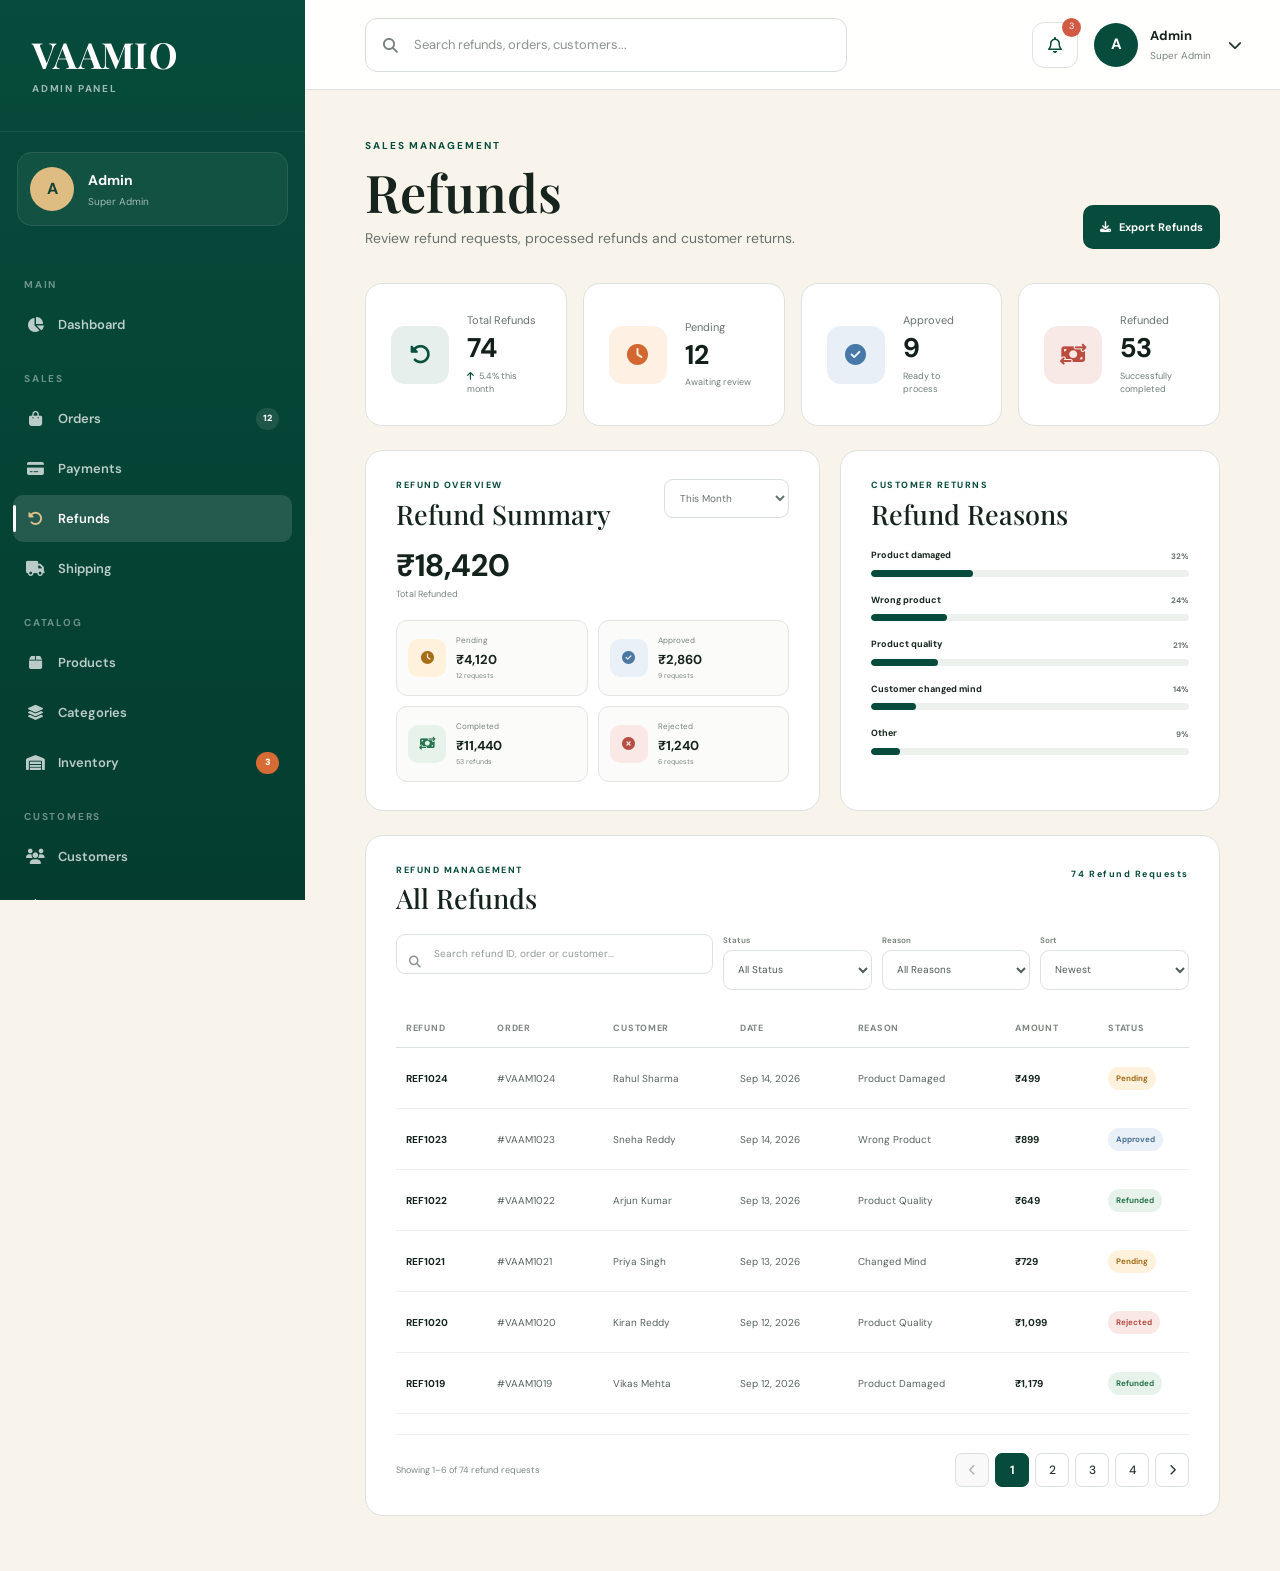
<file: Refunds/Rrefunds.html>
<!DOCTYPE html>
<html lang="en">

<head>

    <meta charset="UTF-8">

    <meta
        name="viewport"
        content="width=device-width, initial-scale=1.0">

    <meta
        name="description"
        content="VAAMIO Admin Refunds">

    <title>VAAMIO | Refunds</title>


    <!-- =====================================================
         BOOTSTRAP
    ====================================================== -->

    <link
        href="https://cdn.jsdelivr.net/npm/bootstrap@5.3.3/dist/css/bootstrap.min.css"
        rel="stylesheet">


    <!-- =====================================================
         FONT AWESOME
    ====================================================== -->

    <link
        rel="stylesheet"
        href="https://cdnjs.cloudflare.com/ajax/libs/font-awesome/6.5.2/css/all.min.css">


    <!-- =====================================================
         GOOGLE FONTS
    ====================================================== -->

    <link
        rel="preconnect"
        href="https://fonts.googleapis.com">

    <link
        rel="preconnect"
        href="https://fonts.gstatic.com"
        crossorigin>

    <link
        href="https://fonts.googleapis.com/css2?family=DM+Sans:wght@400;500;600;700&family=Playfair+Display:wght@500;600;700&display=swap"
        rel="stylesheet">


    <!-- =====================================================
         REFUNDS CSS
    ====================================================== -->

    <link
        rel="stylesheet"
        href="Refunds.css">

</head>


<body>


<!-- =====================================================
     MOBILE HEADER
===================================================== -->

<header class="admin-mobile-header">

    <button
        class="mobile-menu-btn"
        id="mobileMenuBtn"
        type="button"
        aria-label="Open admin menu"
        title="Open admin menu">

        <i class="fa-solid fa-bars"></i>

    </button>


    <div class="mobile-brand">

        <strong>VAAMIO</strong>

        <small>ADMIN PANEL</small>

    </div>


    <button
        class="mobile-notification"
        type="button"
        aria-label="Notifications"
        title="Notifications">

        <i class="fa-regular fa-bell"></i>

        <span>3</span>

    </button>

</header>



<!-- =====================================================
     SIDEBAR OVERLAY
===================================================== -->

<div
    class="sidebar-overlay"
    id="sidebarOverlay">
</div>



<!-- =====================================================
     SIDEBAR
===================================================== -->

<aside
    class="admin-sidebar"
    id="adminSidebar">


    <!-- LOGO -->

    <div class="admin-logo">

        <strong>VAAMIO</strong>

        <span>ADMIN PANEL</span>

    </div>


    <!-- ADMIN USER -->

    <div class="admin-user">

        <div class="admin-avatar">
            A
        </div>

        <div>

            <strong>Admin</strong>

            <small>Super Admin</small>

        </div>

    </div>



    <!-- =================================================
         NAVIGATION
    ================================================== -->

    <nav class="admin-nav">


        <!-- MAIN -->

        <div class="nav-heading">
            MAIN
        </div>


        <a
            href="../index.html"
            class="nav-link">

            <i class="fa-solid fa-chart-pie"></i>

            <span>Dashboard</span>

        </a>



        <!-- SALES -->

        <div class="nav-heading">
            SALES
        </div>


        <a
            href="../Orders/Orders.html"
            class="nav-link">

            <i class="fa-solid fa-bag-shopping"></i>

            <span>Orders</span>

            <b>12</b>

        </a>


        <a
            href="../Payments/Payments.html"
            class="nav-link">

            <i class="fa-solid fa-credit-card"></i>

            <span>Payments</span>

        </a>


        <a
            href="Refunds.html"
            class="nav-link active">

            <i class="fa-solid fa-rotate-left"></i>

            <span>Refunds</span>

        </a>


        <a
            href="../Shipping/Shipping.html"
            class="nav-link">

            <i class="fa-solid fa-truck"></i>

            <span>Shipping</span>

        </a>



        <!-- CATALOG -->

        <div class="nav-heading">
            CATALOG
        </div>


        <a
            href="../Products/Products.html"
            class="nav-link">

            <i class="fa-solid fa-box"></i>

            <span>Products</span>

        </a>


        <a
            href="../Categories/Categories.html"
            class="nav-link">

            <i class="fa-solid fa-layer-group"></i>

            <span>Categories</span>

        </a>


        <a
            href="../Inventory/Inventory.html"
            class="nav-link">

            <i class="fa-solid fa-warehouse"></i>

            <span>Inventory</span>

            <b class="warning">
                3
            </b>

        </a>



        <!-- CUSTOMERS -->

        <div class="nav-heading">
            CUSTOMERS
        </div>


        <a
            href="../Customers/Customers.html"
            class="nav-link">

            <i class="fa-solid fa-users"></i>

            <span>Customers</span>

        </a>


        <a
            href="../Reviews/Reviews.html"
            class="nav-link">

            <i class="fa-regular fa-star"></i>

            <span>Reviews</span>

        </a>


        <a
            href="../Support/Support.html"
            class="nav-link">

            <i class="fa-regular fa-comments"></i>

            <span>Support</span>

        </a>



        <!-- MARKETING -->

        <div class="nav-heading">
            MARKETING
        </div>


        <a
            href="../Coupons/Coupons.html"
            class="nav-link">

            <i class="fa-solid fa-ticket"></i>

            <span>Coupons</span>

        </a>


        <a
            href="../Offers/Offers.html"
            class="nav-link">

            <i class="fa-solid fa-bullseye"></i>

            <span>Offers</span>

        </a>


        <a
            href="../Banners/Banners.html"
            class="nav-link">

            <i class="fa-regular fa-image"></i>

            <span>Banners</span>

        </a>


        <a
            href="../Newsletter/Newsletter.html"
            class="nav-link">

            <i class="fa-regular fa-envelope"></i>

            <span>Newsletter</span>

        </a>



        <!-- BUSINESS -->

        <div class="nav-heading">
            BUSINESS
        </div>


        <a
            href="../Bulk-Orders/Bulk-Orders.html"
            class="nav-link">

            <i class="fa-solid fa-handshake"></i>

            <span>Bulk Orders</span>

        </a>


        <a
            href="../Distributor-Review/Distributor.html"
            class="nav-link">

            <i class="fa-solid fa-store"></i>

            <span>Distributor-Review</span>

        </a>


        <a
            href="../Franchise/Franchise.html"
            class="nav-link">

            <i class="fa-solid fa-building"></i>

            <span>Franchise</span>

        </a>



        <!-- REPORTS -->

        <div class="nav-heading">
            REPORTS
        </div>


        <a
            href="../Sales-Reports/Sales-Reports.html"
            class="nav-link">

            <i class="fa-solid fa-chart-line"></i>

            <span>Sales Reports</span>

        </a>


        <a
            href="../Product-Reports/Product-Reports.html"
            class="nav-link">

            <i class="fa-solid fa-chart-column"></i>

            <span>Product Reports</span>

        </a>



        <!-- SYSTEM -->

        <div class="nav-heading">
            SYSTEM
        </div>


        <a
            href="../Staff-Roles/Staff-Roles.html"
            class="nav-link">

            <i class="fa-solid fa-user-shield"></i>

            <span>Staff & Roles</span>

        </a>


        <a
            href="../Audit-Logs/Audit-Logs.html"
            class="nav-link">

            <i class="fa-solid fa-file-shield"></i>

            <span>Audit Logs</span>

        </a>


        <a
            href="../Settings/Settings.html"
            class="nav-link">

            <i class="fa-solid fa-gear"></i>

            <span>Settings</span>

        </a>


        <div class="nav-divider"></div>


        <a
            href="../index.html"
            class="nav-link">

            <i class="fa-solid fa-arrow-up-right-from-square"></i>

            <span>View Website</span>

        </a>


        <a
            href="#"
            class="nav-link logout-link">

            <i class="fa-solid fa-arrow-right-from-bracket"></i>

            <span>Logout</span>

        </a>

    </nav>

</aside>



<!-- =====================================================
     MAIN
===================================================== -->

<main class="admin-main">


    <!-- =================================================
         TOPBAR
    ================================================== -->

    <header class="admin-topbar">


        <div class="search-box">

            <i class="fa-solid fa-magnifying-glass"></i>

            <input
                type="search"
                id="globalRefundSearch"
                placeholder="Search refunds, orders, customers..."
                aria-label="Search refunds">

        </div>


        <div class="topbar-right">


            <button
                class="notification-btn"
                type="button"
                aria-label="Notifications"
                title="Notifications">

                <i class="fa-regular fa-bell"></i>

                <span>3</span>

            </button>


            <div class="admin-profile">

                <div class="profile-avatar">
                    A
                </div>

                <div>

                    <strong>Admin</strong>

                    <small>Super Admin</small>

                </div>

                <i class="fa-solid fa-chevron-down"></i>

            </div>

        </div>

    </header>



    <!-- =================================================
         CONTENT
    ================================================== -->

    <div class="admin-content">


        <!-- =================================================
             PAGE HEADER
        ================================================== -->

        <section class="page-header">


            <div>

                <span class="page-eyebrow">
                    SALES MANAGEMENT
                </span>

                <h1>
                    Refunds
                </h1>

                <p>
                    Review refund requests, processed refunds and customer returns.
                </p>

            </div>


            <button
                class="refund-export-btn"
                id="exportRefundsBtn"
                type="button"
                aria-label="Export refunds"
                title="Export refunds">

                <i class="fa-solid fa-download"></i>

                Export Refunds

            </button>

        </section>



        <!-- =================================================
             REFUND STATISTICS
        ================================================== -->

        <div class="row g-3">


            <!-- TOTAL REFUNDS -->

            <div class="col-6 col-xl-3">

                <div class="stat-card">

                    <div class="stat-icon green">

                        <i class="fa-solid fa-rotate-left"></i>

                    </div>

                    <div>

                        <span>
                            Total Refunds
                        </span>

                        <strong>
                            74
                        </strong>

                        <small>
                            <i class="fa-solid fa-arrow-up"></i>
                            5.4% this month
                        </small>

                    </div>

                </div>

            </div>



            <!-- PENDING -->

            <div class="col-6 col-xl-3">

                <div class="stat-card">

                    <div class="stat-icon orange">

                        <i class="fa-solid fa-clock"></i>

                    </div>

                    <div>

                        <span>
                            Pending
                        </span>

                        <strong>
                            12
                        </strong>

                        <small>
                            Awaiting review
                        </small>

                    </div>

                </div>

            </div>



            <!-- APPROVED -->

            <div class="col-6 col-xl-3">

                <div class="stat-card">

                    <div class="stat-icon blue">

                        <i class="fa-solid fa-circle-check"></i>

                    </div>

                    <div>

                        <span>
                            Approved
                        </span>

                        <strong>
                            9
                        </strong>

                        <small>
                            Ready to process
                        </small>

                    </div>

                </div>

            </div>



            <!-- REFUNDED -->

            <div class="col-6 col-xl-3">

                <div class="stat-card">

                    <div class="stat-icon red">

                        <i class="fa-solid fa-money-bill-transfer"></i>

                    </div>

                    <div>

                        <span>
                            Refunded
                        </span>

                        <strong>
                            53
                        </strong>

                        <small>
                            Successfully completed
                        </small>

                    </div>

                </div>

            </div>

        </div>



        <!-- =================================================
             REFUND OVERVIEW
        ================================================== -->

        <section class="dashboard-grid mt-4">


            <!-- REFUND SUMMARY -->

            <div class="admin-card">


                <div class="admin-card-header">

                    <div>

                        <span>
                            REFUND OVERVIEW
                        </span>

                        <h2>
                            Refund Summary
                        </h2>

                    </div>


                    <select
                        class="refund-period-select"
                        aria-label="Select refund period">

                        <option>
                            This Month
                        </option>

                        <option>
                            Last Month
                        </option>

                        <option>
                            Last 3 Months
                        </option>

                        <option>
                            This Year
                        </option>

                    </select>

                </div>


                <div class="refund-total">

                    <strong>
                        ₹18,420
                    </strong>

                    <span>
                        Total Refunded
                    </span>

                </div>


                <div class="refund-breakdown">


                    <div class="refund-breakdown-item">

                        <div class="refund-breakdown-icon pending">

                            <i class="fa-solid fa-clock"></i>

                        </div>

                        <div>

                            <span>
                                Pending
                            </span>

                            <strong>
                                ₹4,120
                            </strong>

                            <small>
                                12 requests
                            </small>

                        </div>

                    </div>


                    <div class="refund-breakdown-item">

                        <div class="refund-breakdown-icon approved">

                            <i class="fa-solid fa-circle-check"></i>

                        </div>

                        <div>

                            <span>
                                Approved
                            </span>

                            <strong>
                                ₹2,860
                            </strong>

                            <small>
                                9 requests
                            </small>

                        </div>

                    </div>


                    <div class="refund-breakdown-item">

                        <div class="refund-breakdown-icon completed">

                            <i class="fa-solid fa-money-bill-transfer"></i>

                        </div>

                        <div>

                            <span>
                                Completed
                            </span>

                            <strong>
                                ₹11,440
                            </strong>

                            <small>
                                53 refunds
                            </small>

                        </div>

                    </div>


                    <div class="refund-breakdown-item">

                        <div class="refund-breakdown-icon rejected">

                            <i class="fa-solid fa-circle-xmark"></i>

                        </div>

                        <div>

                            <span>
                                Rejected
                            </span>

                            <strong>
                                ₹1,240
                            </strong>

                            <small>
                                6 requests
                            </small>

                        </div>

                    </div>

                </div>

            </div>



            <!-- REFUND REASONS -->

            <div class="admin-card">


                <div class="admin-card-header">

                    <div>

                        <span>
                            CUSTOMER RETURNS
                        </span>

                        <h2>
                            Refund Reasons
                        </h2>

                    </div>

                </div>


                <div class="reason-list">


                    <div class="reason-item">

                        <div class="reason-top">

                            <strong>
                                Product damaged
                            </strong>

                            <span>
                                32%
                            </span>

                        </div>

                        <div class="reason-bar">

                            <span class="reason-32"></span>

                        </div>

                    </div>


                    <div class="reason-item">

                        <div class="reason-top">

                            <strong>
                                Wrong product
                            </strong>

                            <span>
                                24%
                            </span>

                        </div>

                        <div class="reason-bar">

                            <span class="reason-24"></span>

                        </div>

                    </div>


                    <div class="reason-item">

                        <div class="reason-top">

                            <strong>
                                Product quality
                            </strong>

                            <span>
                                21%
                            </span>

                        </div>

                        <div class="reason-bar">

                            <span class="reason-21"></span>

                        </div>

                    </div>


                    <div class="reason-item">

                        <div class="reason-top">

                            <strong>
                                Customer changed mind
                            </strong>

                            <span>
                                14%
                            </span>

                        </div>

                        <div class="reason-bar">

                            <span class="reason-14"></span>

                        </div>

                    </div>


                    <div class="reason-item">

                        <div class="reason-top">

                            <strong>
                                Other
                            </strong>

                            <span>
                                9%
                            </span>

                        </div>

                        <div class="reason-bar">

                            <span class="reason-9"></span>

                        </div>

                    </div>

                </div>

            </div>

        </section>



        <!-- =================================================
             ALL REFUNDS
        ================================================== -->

        <section class="admin-card mt-4">


            <div class="admin-card-header">

                <div>

                    <span>
                        REFUND MANAGEMENT
                    </span>

                    <h2>
                        All Refunds
                    </h2>

                </div>


                <span class="refund-count">
                    74 Refund Requests
                </span>

            </div>



            <!-- =================================================
                 FILTERS
            ================================================== -->

            <div class="refund-filters">


                <div class="refund-search">

                    <i class="fa-solid fa-magnifying-glass"></i>

                    <input
                        type="text"
                        id="refundSearch"
                        placeholder="Search refund ID, order or customer..."
                        aria-label="Search refund ID, order or customer">

                </div>


                <label class="refund-filter-label">

                    <span>Status</span>

                    <select
                        id="refundStatusFilter"
                        class="refund-filter-select"
                        aria-label="Filter refunds by status">

                        <option value="all">
                            All Status
                        </option>

                        <option value="pending">
                            Pending
                        </option>

                        <option value="approved">
                            Approved
                        </option>

                        <option value="refunded">
                            Refunded
                        </option>

                        <option value="rejected">
                            Rejected
                        </option>

                    </select>

                </label>


                <label class="refund-filter-label">

                    <span>Reason</span>

                    <select
                        id="refundReasonFilter"
                        class="refund-filter-select"
                        aria-label="Filter refunds by reason">

                        <option value="all">
                            All Reasons
                        </option>

                        <option value="damaged">
                            Product Damaged
                        </option>

                        <option value="wrong">
                            Wrong Product
                        </option>

                        <option value="quality">
                            Product Quality
                        </option>

                        <option value="changed">
                            Changed Mind
                        </option>

                    </select>

                </label>


                <label class="refund-filter-label">

                    <span>Sort</span>

                    <select
                        class="refund-filter-select"
                        aria-label="Sort refunds">

                        <option>
                            Newest
                        </option>

                        <option>
                            Oldest
                        </option>

                        <option>
                            Amount: High to Low
                        </option>

                        <option>
                            Amount: Low to High
                        </option>

                    </select>

                </label>

            </div>



            <!-- =================================================
                 DESKTOP TABLE
            ================================================== -->

            <div class="admin-table-wrapper">

                <table class="admin-table refunds-table">

                    <thead>

                        <tr>

                            <th>
                                Refund
                            </th>

                            <th>
                                Order
                            </th>

                            <th>
                                Customer
                            </th>

                            <th>
                                Date
                            </th>

                            <th>
                                Reason
                            </th>

                            <th>
                                Amount
                            </th>

                            <th>
                                Status
                            </th>

                            <th>
                                Action
                            </th>

                        </tr>

                    </thead>


                    <tbody>


                        <!-- REFUND 1 -->

                        <tr
                            data-status="pending"
                            data-reason="damaged">

                            <td>

                                <strong>
                                    REF1024
                                </strong>

                            </td>

                            <td>
                                #VAAM1024
                            </td>

                            <td>
                                Rahul Sharma
                            </td>

                            <td>
                                Sep 14, 2026
                            </td>

                            <td>
                                Product Damaged
                            </td>

                            <td>

                                <strong>
                                    ₹499
                                </strong>

                            </td>

                            <td>

                                <span class="refund-status pending">
                                    Pending
                                </span>

                            </td>

                            <td>

                                <button
                                    class="admin-view-btn"
                                    type="button"
                                    aria-label="View refund REF1024"
                                    title="View refund">

                                    <i class="fa-solid fa-eye"></i>

                                </button>

                            </td>

                        </tr>



                        <!-- REFUND 2 -->

                        <tr
                            data-status="approved"
                            data-reason="wrong">

                            <td>

                                <strong>
                                    REF1023
                                </strong>

                            </td>

                            <td>
                                #VAAM1023
                            </td>

                            <td>
                                Sneha Reddy
                            </td>

                            <td>
                                Sep 14, 2026
                            </td>

                            <td>
                                Wrong Product
                            </td>

                            <td>

                                <strong>
                                    ₹899
                                </strong>

                            </td>

                            <td>

                                <span class="refund-status approved">
                                    Approved
                                </span>

                            </td>

                            <td>

                                <button
                                    class="admin-view-btn"
                                    type="button"
                                    aria-label="View refund REF1023"
                                    title="View refund">

                                    <i class="fa-solid fa-eye"></i>

                                </button>

                            </td>

                        </tr>



                        <!-- REFUND 3 -->

                        <tr
                            data-status="refunded"
                            data-reason="quality">

                            <td>

                                <strong>
                                    REF1022
                                </strong>

                            </td>

                            <td>
                                #VAAM1022
                            </td>

                            <td>
                                Arjun Kumar
                            </td>

                            <td>
                                Sep 13, 2026
                            </td>

                            <td>
                                Product Quality
                            </td>

                            <td>

                                <strong>
                                    ₹649
                                </strong>

                            </td>

                            <td>

                                <span class="refund-status refunded">
                                    Refunded
                                </span>

                            </td>

                            <td>

                                <button
                                    class="admin-view-btn"
                                    type="button"
                                    aria-label="View refund REF1022"
                                    title="View refund">

                                    <i class="fa-solid fa-eye"></i>

                                </button>

                            </td>

                        </tr>



                        <!-- REFUND 4 -->

                        <tr
                            data-status="pending"
                            data-reason="changed">

                            <td>

                                <strong>
                                    REF1021
                                </strong>

                            </td>

                            <td>
                                #VAAM1021
                            </td>

                            <td>
                                Priya Singh
                            </td>

                            <td>
                                Sep 13, 2026
                            </td>

                            <td>
                                Changed Mind
                            </td>

                            <td>

                                <strong>
                                    ₹729
                                </strong>

                            </td>

                            <td>

                                <span class="refund-status pending">
                                    Pending
                                </span>

                            </td>

                            <td>

                                <button
                                    class="admin-view-btn"
                                    type="button"
                                    aria-label="View refund REF1021"
                                    title="View refund">

                                    <i class="fa-solid fa-eye"></i>

                                </button>

                            </td>

                        </tr>



                        <!-- REFUND 5 -->

                        <tr
                            data-status="rejected"
                            data-reason="quality">

                            <td>

                                <strong>
                                    REF1020
                                </strong>

                            </td>

                            <td>
                                #VAAM1020
                            </td>

                            <td>
                                Kiran Reddy
                            </td>

                            <td>
                                Sep 12, 2026
                            </td>

                            <td>
                                Product Quality
                            </td>

                            <td>

                                <strong>
                                    ₹1,099
                                </strong>

                            </td>

                            <td>

                                <span class="refund-status rejected">
                                    Rejected
                                </span>

                            </td>

                            <td>

                                <button
                                    class="admin-view-btn"
                                    type="button"
                                    aria-label="View refund REF1020"
                                    title="View refund">

                                    <i class="fa-solid fa-eye"></i>

                                </button>

                            </td>

                        </tr>



                        <!-- REFUND 6 -->

                        <tr
                            data-status="refunded"
                            data-reason="damaged">

                            <td>

                                <strong>
                                    REF1019
                                </strong>

                            </td>

                            <td>
                                #VAAM1019
                            </td>

                            <td>
                                Vikas Mehta
                            </td>

                            <td>
                                Sep 12, 2026
                            </td>

                            <td>
                                Product Damaged
                            </td>

                            <td>

                                <strong>
                                    ₹1,179
                                </strong>

                            </td>

                            <td>

                                <span class="refund-status refunded">
                                    Refunded
                                </span>

                            </td>

                            <td>

                                <button
                                    class="admin-view-btn"
                                    type="button"
                                    aria-label="View refund REF1019"
                                    title="View refund">

                                    <i class="fa-solid fa-eye"></i>

                                </button>

                            </td>

                        </tr>

                    </tbody>

                </table>

            </div>



            <!-- =================================================
                 MOBILE REFUND CARDS
            ================================================== -->

            <div class="mobile-refunds">


                <!-- REFUND 1 -->

                <article
                    class="mobile-refund-card"
                    data-status="pending"
                    data-reason="damaged">


                    <div class="mobile-refund-top">

                        <div>

                            <strong>
                                REF1024
                            </strong>

                            <small>
                                #VAAM1024 • Sep 14, 2026
                            </small>

                        </div>


                        <span class="refund-status pending">
                            Pending
                        </span>

                    </div>


                    <div class="mobile-refund-customer">

                        <strong>
                            Rahul Sharma
                        </strong>

                        <small>
                            Product Damaged
                        </small>

                    </div>


                    <div class="mobile-refund-info">

                        <div>

                            <span>
                                Reason
                            </span>

                            <strong>
                                Damaged
                            </strong>

                        </div>


                        <div>

                            <span>
                                Amount
                            </span>

                            <strong>
                                ₹499
                            </strong>

                        </div>

                    </div>


                    <button
                        class="mobile-refund-btn"
                        type="button"
                        aria-label="View refund REF1024"
                        title="View refund">

                        <i class="fa-solid fa-eye"></i>

                        View Refund

                    </button>

                </article>



                <!-- REFUND 2 -->

                <article
                    class="mobile-refund-card"
                    data-status="approved"
                    data-reason="wrong">


                    <div class="mobile-refund-top">

                        <div>

                            <strong>
                                REF1023
                            </strong>

                            <small>
                                #VAAM1023 • Sep 14, 2026
                            </small>

                        </div>


                        <span class="refund-status approved">
                            Approved
                        </span>

                    </div>


                    <div class="mobile-refund-customer">

                        <strong>
                            Sneha Reddy
                        </strong>

                        <small>
                            Wrong Product
                        </small>

                    </div>


                    <div class="mobile-refund-info">

                        <div>

                            <span>
                                Reason
                            </span>

                            <strong>
                                Wrong Product
                            </strong>

                        </div>


                        <div>

                            <span>
                                Amount
                            </span>

                            <strong>
                                ₹899
                            </strong>

                        </div>

                    </div>


                    <button
                        class="mobile-refund-btn"
                        type="button"
                        aria-label="View refund REF1023"
                        title="View refund">

                        <i class="fa-solid fa-eye"></i>

                        View Refund

                    </button>

                </article>



                <!-- REFUND 3 -->

                <article
                    class="mobile-refund-card"
                    data-status="refunded"
                    data-reason="quality">


                    <div class="mobile-refund-top">

                        <div>

                            <strong>
                                REF1022
                            </strong>

                            <small>
                                #VAAM1022 • Sep 13, 2026
                            </small>

                        </div>


                        <span class="refund-status refunded">
                            Refunded
                        </span>

                    </div>


                    <div class="mobile-refund-customer">

                        <strong>
                            Arjun Kumar
                        </strong>

                        <small>
                            Product Quality
                        </small>

                    </div>


                    <div class="mobile-refund-info">

                        <div>

                            <span>
                                Reason
                            </span>

                            <strong>
                                Quality
                            </strong>

                        </div>


                        <div>

                            <span>
                                Amount
                            </span>

                            <strong>
                                ₹649
                            </strong>

                        </div>

                    </div>


                    <button
                        class="mobile-refund-btn"
                        type="button"
                        aria-label="View refund REF1022"
                        title="View refund">

                        <i class="fa-solid fa-eye"></i>

                        View Refund

                    </button>

                </article>



                <!-- REFUND 4 -->

                <article
                    class="mobile-refund-card"
                    data-status="pending"
                    data-reason="changed">


                    <div class="mobile-refund-top">

                        <div>

                            <strong>
                                REF1021
                            </strong>

                            <small>
                                #VAAM1021 • Sep 13, 2026
                            </small>

                        </div>


                        <span class="refund-status pending">
                            Pending
                        </span>

                    </div>


                    <div class="mobile-refund-customer">

                        <strong>
                            Priya Singh
                        </strong>

                        <small>
                            Changed Mind
                        </small>

                    </div>


                    <div class="mobile-refund-info">

                        <div>

                            <span>
                                Reason
                            </span>

                            <strong>
                                Changed Mind
                            </strong>

                        </div>


                        <div>

                            <span>
                                Amount
                            </span>

                            <strong>
                                ₹729
                            </strong>

                        </div>

                    </div>


                    <button
                        class="mobile-refund-btn"
                        type="button"
                        aria-label="View refund REF1021"
                        title="View refund">

                        <i class="fa-solid fa-eye"></i>

                        View Refund

                    </button>

                </article>



                <!-- REFUND 5 -->

                <article
                    class="mobile-refund-card"
                    data-status="rejected"
                    data-reason="quality">


                    <div class="mobile-refund-top">

                        <div>

                            <strong>
                                REF1020
                            </strong>

                            <small>
                                #VAAM1020 • Sep 12, 2026
                            </small>

                        </div>


                        <span class="refund-status rejected">
                            Rejected
                        </span>

                    </div>


                    <div class="mobile-refund-customer">

                        <strong>
                            Kiran Reddy
                        </strong>

                        <small>
                            Product Quality
                        </small>

                    </div>


                    <div class="mobile-refund-info">

                        <div>

                            <span>
                                Reason
                            </span>

                            <strong>
                                Quality
                            </strong>

                        </div>


                        <div>

                            <span>
                                Amount
                            </span>

                            <strong>
                                ₹1,099
                            </strong>

                        </div>

                    </div>


                    <button
                        class="mobile-refund-btn"
                        type="button"
                        aria-label="View refund REF1020"
                        title="View refund">

                        <i class="fa-solid fa-eye"></i>

                        View Refund

                    </button>

                </article>

            </div>



            <!-- =================================================
                 PAGINATION
            ================================================== -->

            <div class="refund-pagination">


                <span>
                    Showing 1–6 of 74 refund requests
                </span>


                <div class="pagination-buttons">


                    <button
                        type="button"
                        disabled
                        aria-label="Previous page"
                        title="Previous page">

                        <i class="fa-solid fa-chevron-left"></i>

                    </button>


                    <button
                        type="button"
                        class="current"
                        aria-label="Page 1"
                        title="Page 1">

                        1

                    </button>


                    <button
                        type="button"
                        aria-label="Page 2"
                        title="Page 2">

                        2

                    </button>


                    <button
                        type="button"
                        aria-label="Page 3"
                        title="Page 3">

                        3

                    </button>


                    <button
                        type="button"
                        aria-label="Page 4"
                        title="Page 4">

                        4

                    </button>


                    <button
                        type="button"
                        aria-label="Next page"
                        title="Next page">

                        <i class="fa-solid fa-chevron-right"></i>

                    </button>

                </div>

            </div>

        </section>

    </div>

</main>



<!-- =====================================================
     BOOTSTRAP JS
===================================================== -->

<script
    src="https://cdn.jsdelivr.net/npm/bootstrap@5.3.3/dist/js/bootstrap.bundle.min.js">
</script>



<!-- =====================================================
     REFUNDS JS
===================================================== -->

<script>

    /* =====================================================
       MOBILE SIDEBAR
    ====================================================== */

    const mobileMenuBtn =
        document.getElementById("mobileMenuBtn");

    const adminSidebar =
        document.getElementById("adminSidebar");

    const sidebarOverlay =
        document.getElementById("sidebarOverlay");


    mobileMenuBtn.addEventListener(
        "click",
        function () {

            adminSidebar.classList.toggle("show");

            sidebarOverlay.classList.toggle("show");

        }
    );


    sidebarOverlay.addEventListener(
        "click",
        function () {

            adminSidebar.classList.remove("show");

            sidebarOverlay.classList.remove("show");

        }
    );



    /* =====================================================
       REFUND FILTERING
    ====================================================== */

    const refundSearch =
        document.getElementById("refundSearch");

    const refundStatusFilter =
        document.getElementById(
            "refundStatusFilter"
        );

    const refundReasonFilter =
        document.getElementById(
            "refundReasonFilter"
        );


    function filterRefunds() {

        const searchValue =
            refundSearch.value
                .trim()
                .toLowerCase();

        const selectedStatus =
            refundStatusFilter.value;

        const selectedReason =
            refundReasonFilter.value;


        document
            .querySelectorAll(
                ".refunds-table tbody tr"
            )
            .forEach(row => {

                const rowText =
                    row.innerText.toLowerCase();

                const rowStatus =
                    row.dataset.status;

                const rowReason =
                    row.dataset.reason;


                const searchMatch =
                    rowText.includes(searchValue);

                const statusMatch =
                    selectedStatus === "all" ||
                    rowStatus === selectedStatus;

                const reasonMatch =
                    selectedReason === "all" ||
                    rowReason === selectedReason;


                row.style.display =
                    searchMatch &&
                    statusMatch &&
                    reasonMatch
                        ? ""
                        : "none";

            });


        document
            .querySelectorAll(
                ".mobile-refund-card"
            )
            .forEach(card => {

                const cardText =
                    card.innerText.toLowerCase();

                const cardStatus =
                    card.dataset.status;

                const cardReason =
                    card.dataset.reason;


                const searchMatch =
                    cardText.includes(searchValue);

                const statusMatch =
                    selectedStatus === "all" ||
                    cardStatus === selectedStatus;

                const reasonMatch =
                    selectedReason === "all" ||
                    cardReason === selectedReason;


                card.style.display =
                    searchMatch &&
                    statusMatch &&
                    reasonMatch
                        ? ""
                        : "none";

            });

    }


    refundSearch.addEventListener(
        "input",
        filterRefunds
    );


    refundStatusFilter.addEventListener(
        "change",
        filterRefunds
    );


    refundReasonFilter.addEventListener(
        "change",
        filterRefunds
    );



    /* =====================================================
       GLOBAL SEARCH
    ====================================================== */

    const globalRefundSearch =
        document.getElementById(
            "globalRefundSearch"
        );


    globalRefundSearch.addEventListener(
        "input",
        function () {

            refundSearch.value =
                this.value;

            filterRefunds();

        }
    );



    /* =====================================================
       EXPORT REFUNDS
    ====================================================== */

    document
        .getElementById("exportRefundsBtn")
        .addEventListener(
            "click",
            function () {

                alert(
                    "Refund export started."
                );

            }
        );



    /* =====================================================
       VIEW REFUND
    ====================================================== */

    document
        .querySelectorAll(
            ".admin-view-btn, .mobile-refund-btn"
        )
        .forEach(button => {

            button.addEventListener(
                "click",
                function () {

                    alert(
                        "Refund details will open here."
                    );

                }
            );

        });



    /* =====================================================
       LOGOUT
    ====================================================== */

    document
        .querySelector(".logout-link")
        .addEventListener(
            "click",
            function (event) {

                event.preventDefault();

                const confirmed =
                    confirm(
                        "Are you sure you want to logout?"
                    );

                if (confirmed) {

                    window.location.href =
                        "../index.html";

                }

            }
        );

</script>


</body>

</html>
</file>
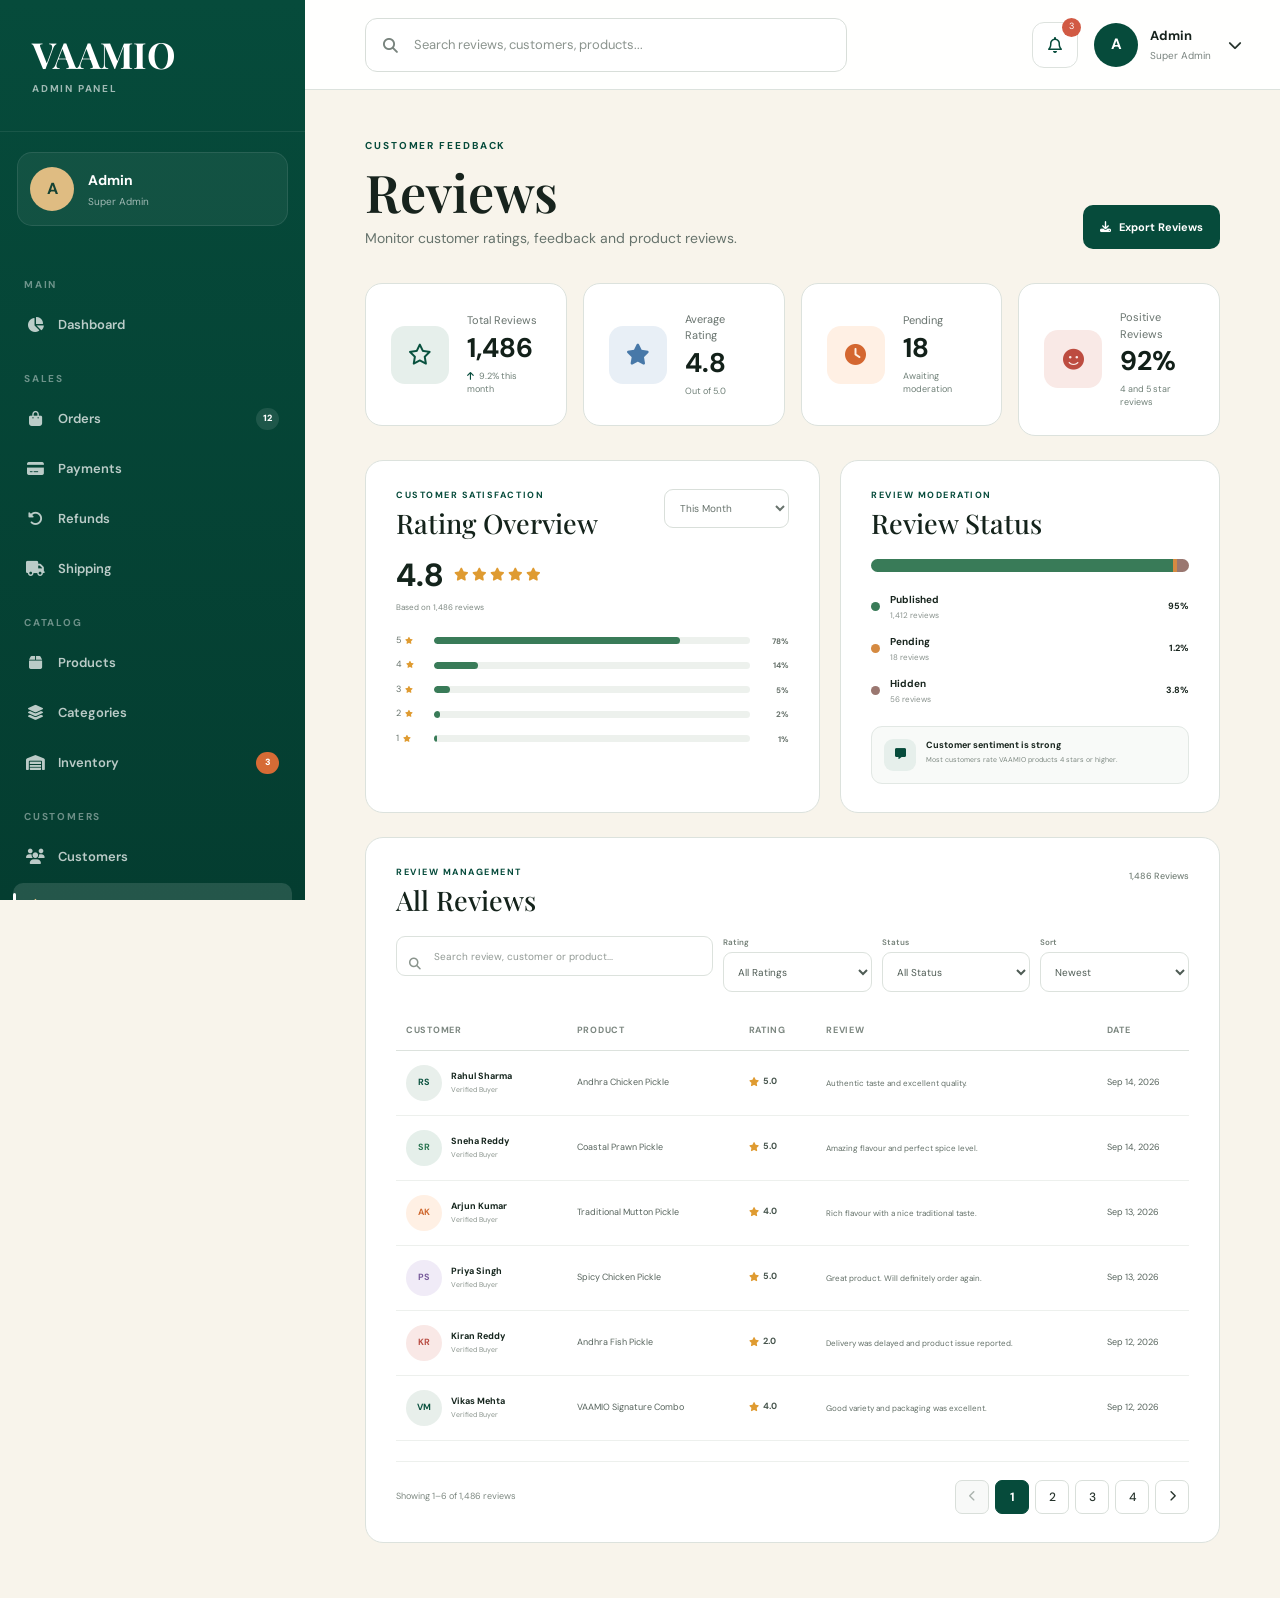
<file: Reviews/Reviews.html>
<!DOCTYPE html>
<html lang="en">

<head>

    <meta charset="UTF-8">

    <meta
        name="viewport"
        content="width=device-width, initial-scale=1.0">

    <meta
        name="description"
        content="VAAMIO Admin Reviews">

    <title>VAAMIO | Reviews</title>


    <!-- =====================================================
         BOOTSTRAP
    ====================================================== -->

    <link
        href="https://cdn.jsdelivr.net/npm/bootstrap@5.3.3/dist/css/bootstrap.min.css"
        rel="stylesheet">


    <!-- =====================================================
         FONT AWESOME
    ====================================================== -->

    <link
        rel="stylesheet"
        href="https://cdnjs.cloudflare.com/ajax/libs/font-awesome/6.5.2/css/all.min.css">


    <!-- =====================================================
         GOOGLE FONTS
    ====================================================== -->

    <link
        rel="preconnect"
        href="https://fonts.googleapis.com">

    <link
        rel="preconnect"
        href="https://fonts.gstatic.com"
        crossorigin>

    <link
        href="https://fonts.googleapis.com/css2?family=DM+Sans:wght@400;500;600;700&family=Playfair+Display:wght@500;600;700&display=swap"
        rel="stylesheet">


    <!-- =====================================================
         REVIEWS CSS
    ====================================================== -->

    <link
        rel="stylesheet"
        href="Reviews.css">

</head>


<body>


<!-- =====================================================
     MOBILE HEADER
===================================================== -->

<header class="admin-mobile-header">

    <button
        class="mobile-menu-btn"
        id="mobileMenuBtn"
        type="button"
        aria-label="Open admin menu"
        title="Open admin menu">

        <i class="fa-solid fa-bars"></i>

    </button>


    <div class="mobile-brand">

        <strong>VAAMIO</strong>

        <small>ADMIN PANEL</small>

    </div>


    <button
        class="mobile-notification"
        type="button"
        aria-label="Notifications"
        title="Notifications">

        <i class="fa-regular fa-bell"></i>

        <span>3</span>

    </button>

</header>



<!-- =====================================================
     SIDEBAR OVERLAY
===================================================== -->

<div
    class="sidebar-overlay"
    id="sidebarOverlay">
</div>



<!-- =====================================================
     SIDEBAR
===================================================== -->

<aside
    class="admin-sidebar"
    id="adminSidebar">


    <!-- LOGO -->

    <div class="admin-logo">

        <strong>VAAMIO</strong>

        <span>ADMIN PANEL</span>

    </div>


    <!-- ADMIN USER -->

    <div class="admin-user">

        <div class="admin-avatar">
            A
        </div>

        <div>

            <strong>Admin</strong>

            <small>Super Admin</small>

        </div>

    </div>



    <!-- =================================================
         NAVIGATION
    ================================================== -->

    <nav class="admin-nav">


        <!-- MAIN -->

        <div class="nav-heading">
            MAIN
        </div>


        <a
            href="../index.html"
            class="nav-link">

            <i class="fa-solid fa-chart-pie"></i>

            <span>Dashboard</span>

        </a>



        <!-- SALES -->

        <div class="nav-heading">
            SALES
        </div>


        <a
            href="../Orders/Orders.html"
            class="nav-link">

            <i class="fa-solid fa-bag-shopping"></i>

            <span>Orders</span>

            <b>12</b>

        </a>


        <a
            href="../Payments/Payments.html"
            class="nav-link">

            <i class="fa-solid fa-credit-card"></i>

            <span>Payments</span>

        </a>


        <a
            href="/Refunds/Rrefunds.html"
            class="nav-link">

            <i class="fa-solid fa-rotate-left"></i>

            <span>Refunds</span>

        </a>


        <a
            href="../Shipping/Shipping.html"
            class="nav-link">

            <i class="fa-solid fa-truck"></i>

            <span>Shipping</span>

        </a>



        <!-- CATALOG -->

        <div class="nav-heading">
            CATALOG
        </div>


        <a
            href="../Products/Products.html"
            class="nav-link">

            <i class="fa-solid fa-box"></i>

            <span>Products</span>

        </a>


        <a
            href="../Categories/Categories.html"
            class="nav-link">

            <i class="fa-solid fa-layer-group"></i>

            <span>Categories</span>

        </a>


        <a
            href="../Inventory/Inventory.html"
            class="nav-link">

            <i class="fa-solid fa-warehouse"></i>

            <span>Inventory</span>

            <b class="warning">
                3
            </b>

        </a>



        <!-- CUSTOMERS -->

        <div class="nav-heading">
            CUSTOMERS
        </div>


        <a
            href="../Customers/Customers.html"
            class="nav-link">

            <i class="fa-solid fa-users"></i>

            <span>Customers</span>

        </a>


        <a
            href="Reviews.html"
            class="nav-link active">

            <i class="fa-regular fa-star"></i>

            <span>Reviews</span>

        </a>


        <a
            href="../Support/Support.html"
            class="nav-link">

            <i class="fa-regular fa-comments"></i>

            <span>Support</span>

        </a>



        <!-- MARKETING -->

        <div class="nav-heading">
            MARKETING
        </div>


        <a
            href="../Coupons/Coupons.html"
            class="nav-link">

            <i class="fa-solid fa-ticket"></i>

            <span>Coupons</span>

        </a>


        <a
            href="../Offers/Offers.html"
            class="nav-link">

            <i class="fa-solid fa-bullseye"></i>

            <span>Offers</span>

        </a>


        <a
            href="../Banners/Banners.html"
            class="nav-link">

            <i class="fa-regular fa-image"></i>

            <span>Banners</span>

        </a>


        <a
            href="../Newsletter/Newsletter.html"
            class="nav-link">

            <i class="fa-regular fa-envelope"></i>

            <span>Newsletter</span>

        </a>



        <!-- BUSINESS -->

        <div class="nav-heading">
            BUSINESS
        </div>


        <a
            href="../Bulk-Orders/Bulk-Orders.html"
            class="nav-link">

            <i class="fa-solid fa-handshake"></i>

            <span>Bulk Orders</span>

        </a>


        <a
            href="../Distributor-Review/Distributor.html"
            class="nav-link">

            <i class="fa-solid fa-store"></i>

            <span>Distributor-Review</span>

        </a>


        <a
            href="../Franchise/Franchise.html"
            class="nav-link">

            <i class="fa-solid fa-building"></i>

            <span>Franchise</span>

        </a>



        <!-- REPORTS -->

        <div class="nav-heading">
            REPORTS
        </div>


        <a
            href="../Sales-Reports/Sales-Reports.html"
            class="nav-link">

            <i class="fa-solid fa-chart-line"></i>

            <span>Sales Reports</span>

        </a>


        <a
            href="../Product-Reports/Product-Reports.html"
            class="nav-link">

            <i class="fa-solid fa-chart-column"></i>

            <span>Product Reports</span>

        </a>



        <!-- SYSTEM -->

        <div class="nav-heading">
            SYSTEM
        </div>


        <a
            href="../Staff-Roles/Staff-Roles.html"
            class="nav-link">

            <i class="fa-solid fa-user-shield"></i>

            <span>Staff & Roles</span>

        </a>


        <a
            href="../Audit-Logs/Audit-Logs.html"
            class="nav-link">

            <i class="fa-solid fa-file-shield"></i>

            <span>Audit Logs</span>

        </a>


        <a
            href="../Settings/Settings.html"
            class="nav-link">

            <i class="fa-solid fa-gear"></i>

            <span>Settings</span>

        </a>


        <div class="nav-divider"></div>


        <a
            href="../index.html"
            class="nav-link">

            <i class="fa-solid fa-arrow-up-right-from-square"></i>

            <span>View Website</span>

        </a>


        <a
            href="#"
            class="nav-link logout-link">

            <i class="fa-solid fa-arrow-right-from-bracket"></i>

            <span>Logout</span>

        </a>

    </nav>

</aside>



<!-- =====================================================
     MAIN
===================================================== -->

<main class="admin-main">


    <!-- =================================================
         TOPBAR
    ================================================== -->

    <header class="admin-topbar">


        <div class="search-box">

            <i class="fa-solid fa-magnifying-glass"></i>

            <input
                type="search"
                id="globalReviewSearch"
                placeholder="Search reviews, customers, products..."
                aria-label="Search reviews">

        </div>


        <div class="topbar-right">


            <button
                class="notification-btn"
                type="button"
                aria-label="Notifications"
                title="Notifications">

                <i class="fa-regular fa-bell"></i>

                <span>3</span>

            </button>


            <div class="admin-profile">

                <div class="profile-avatar">
                    A
                </div>

                <div>

                    <strong>Admin</strong>

                    <small>Super Admin</small>

                </div>

                <i class="fa-solid fa-chevron-down"></i>

            </div>

        </div>

    </header>



    <!-- =================================================
         CONTENT
    ================================================== -->

    <div class="admin-content">


        <!-- =================================================
             PAGE HEADER
        ================================================== -->

        <section class="page-header">

            <div>

                <span class="page-eyebrow">
                    CUSTOMER FEEDBACK
                </span>

                <h1>
                    Reviews
                </h1>

                <p>
                    Monitor customer ratings, feedback and product reviews.
                </p>

            </div>


            <button
                class="review-export-btn"
                id="exportReviewsBtn"
                type="button"
                aria-label="Export reviews"
                title="Export reviews">

                <i class="fa-solid fa-download"></i>

                Export Reviews

            </button>

        </section>



        <!-- =================================================
             STAT CARDS
        ================================================== -->

        <div class="row g-3">


            <!-- TOTAL REVIEWS -->

            <div class="col-6 col-xl-3">

                <div class="stat-card">

                    <div class="stat-icon green">

                        <i class="fa-regular fa-star"></i>

                    </div>

                    <div>

                        <span>
                            Total Reviews
                        </span>

                        <strong>
                            1,486
                        </strong>

                        <small>
                            <i class="fa-solid fa-arrow-up"></i>
                            9.2% this month
                        </small>

                    </div>

                </div>

            </div>



            <!-- AVERAGE RATING -->

            <div class="col-6 col-xl-3">

                <div class="stat-card">

                    <div class="stat-icon blue">

                        <i class="fa-solid fa-star"></i>

                    </div>

                    <div>

                        <span>
                            Average Rating
                        </span>

                        <strong>
                            4.8
                        </strong>

                        <small>
                            Out of 5.0
                        </small>

                    </div>

                </div>

            </div>



            <!-- PENDING -->

            <div class="col-6 col-xl-3">

                <div class="stat-card">

                    <div class="stat-icon orange">

                        <i class="fa-solid fa-clock"></i>

                    </div>

                    <div>

                        <span>
                            Pending
                        </span>

                        <strong>
                            18
                        </strong>

                        <small>
                            Awaiting moderation
                        </small>

                    </div>

                </div>

            </div>



            <!-- POSITIVE -->

            <div class="col-6 col-xl-3">

                <div class="stat-card">

                    <div class="stat-icon red">

                        <i class="fa-solid fa-face-smile"></i>

                    </div>

                    <div>

                        <span>
                            Positive Reviews
                        </span>

                        <strong>
                            92%
                        </strong>

                        <small>
                            4 and 5 star reviews
                        </small>

                    </div>

                </div>

            </div>

        </div>



        <!-- =================================================
             REVIEW OVERVIEW
        ================================================== -->

        <section class="dashboard-grid mt-4">


            <!-- RATING OVERVIEW -->

            <div class="admin-card">


                <div class="admin-card-header">

                    <div>

                        <span>
                            CUSTOMER SATISFACTION
                        </span>

                        <h2>
                            Rating Overview
                        </h2>

                    </div>


                    <select
                        class="review-period-select"
                        aria-label="Select review period">

                        <option>
                            This Month
                        </option>

                        <option>
                            Last Month
                        </option>

                        <option>
                            Last 3 Months
                        </option>

                        <option>
                            This Year
                        </option>

                    </select>

                </div>


                <div class="overall-rating">

                    <strong>
                        4.8
                    </strong>

                    <div class="overall-stars">

                        <i class="fa-solid fa-star"></i>
                        <i class="fa-solid fa-star"></i>
                        <i class="fa-solid fa-star"></i>
                        <i class="fa-solid fa-star"></i>
                        <i class="fa-solid fa-star"></i>

                    </div>

                    <span>
                        Based on 1,486 reviews
                    </span>

                </div>


                <div class="rating-bars">


                    <div class="rating-row">

                        <span>
                            5
                            <i class="fa-solid fa-star"></i>
                        </span>

                        <div class="rating-bar">

                            <span class="rating-5"></span>

                        </div>

                        <b>
                            78%
                        </b>

                    </div>


                    <div class="rating-row">

                        <span>
                            4
                            <i class="fa-solid fa-star"></i>
                        </span>

                        <div class="rating-bar">

                            <span class="rating-4"></span>

                        </div>

                        <b>
                            14%
                        </b>

                    </div>


                    <div class="rating-row">

                        <span>
                            3
                            <i class="fa-solid fa-star"></i>
                        </span>

                        <div class="rating-bar">

                            <span class="rating-3"></span>

                        </div>

                        <b>
                            5%
                        </b>

                    </div>


                    <div class="rating-row">

                        <span>
                            2
                            <i class="fa-solid fa-star"></i>
                        </span>

                        <div class="rating-bar">

                            <span class="rating-2"></span>

                        </div>

                        <b>
                            2%
                        </b>

                    </div>


                    <div class="rating-row">

                        <span>
                            1
                            <i class="fa-solid fa-star"></i>
                        </span>

                        <div class="rating-bar">

                            <span class="rating-1"></span>

                        </div>

                        <b>
                            1%
                        </b>

                    </div>

                </div>

            </div>



            <!-- REVIEW BREAKDOWN -->

            <div class="admin-card">


                <div class="admin-card-header">

                    <div>

                        <span>
                            REVIEW MODERATION
                        </span>

                        <h2>
                            Review Status
                        </h2>

                    </div>

                </div>


                <div class="review-status-bar">

                    <span class="status-approved"></span>

                    <span class="status-pending"></span>

                    <span class="status-hidden"></span>

                </div>


                <div class="review-status-list">


                    <div class="review-status-item">

                        <span class="review-dot approved"></span>

                        <div>

                            <strong>
                                Published
                            </strong>

                            <small>
                                1,412 reviews
                            </small>

                        </div>

                        <b>
                            95%
                        </b>

                    </div>


                    <div class="review-status-item">

                        <span class="review-dot pending"></span>

                        <div>

                            <strong>
                                Pending
                            </strong>

                            <small>
                                18 reviews
                            </small>

                        </div>

                        <b>
                            1.2%
                        </b>

                    </div>


                    <div class="review-status-item">

                        <span class="review-dot hidden"></span>

                        <div>

                            <strong>
                                Hidden
                            </strong>

                            <small>
                                56 reviews
                            </small>

                        </div>

                        <b>
                            3.8%
                        </b>

                    </div>

                </div>


                <div class="review-highlight">

                    <i class="fa-solid fa-message"></i>

                    <div>

                        <strong>
                            Customer sentiment is strong
                        </strong>

                        <span>
                            Most customers rate VAAMIO products 4 stars or higher.
                        </span>

                    </div>

                </div>

            </div>

        </section>



        <!-- =================================================
             ALL REVIEWS
        ================================================== -->

        <section class="admin-card mt-4">


            <div class="admin-card-header">

                <div>

                    <span>
                        REVIEW MANAGEMENT
                    </span>

                    <h2>
                        All Reviews
                    </h2>

                </div>


                <span class="review-count">
                    1,486 Reviews
                </span>

            </div>



            <!-- =================================================
                 FILTERS
            ================================================== -->

            <div class="review-filters">


                <div class="review-search">

                    <i class="fa-solid fa-magnifying-glass"></i>

                    <input
                        type="text"
                        id="reviewSearch"
                        placeholder="Search review, customer or product..."
                        aria-label="Search reviews">

                </div>


                <label class="review-filter-label">

                    <span>Rating</span>

                    <select
                        id="reviewRatingFilter"
                        class="review-filter-select"
                        aria-label="Filter reviews by rating">

                        <option value="all">
                            All Ratings
                        </option>

                        <option value="5">
                            5 Stars
                        </option>

                        <option value="4">
                            4 Stars
                        </option>

                        <option value="3">
                            3 Stars
                        </option>

                        <option value="2">
                            2 Stars
                        </option>

                        <option value="1">
                            1 Star
                        </option>

                    </select>

                </label>


                <label class="review-filter-label">

                    <span>Status</span>

                    <select
                        id="reviewStatusFilter"
                        class="review-filter-select"
                        aria-label="Filter reviews by status">

                        <option value="all">
                            All Status
                        </option>

                        <option value="published">
                            Published
                        </option>

                        <option value="pending">
                            Pending
                        </option>

                        <option value="hidden">
                            Hidden
                        </option>

                    </select>

                </label>


                <label class="review-filter-label">

                    <span>Sort</span>

                    <select
                        class="review-filter-select"
                        aria-label="Sort reviews">

                        <option>
                            Newest
                        </option>

                        <option>
                            Oldest
                        </option>

                        <option>
                            Highest Rating
                        </option>

                        <option>
                            Lowest Rating
                        </option>

                    </select>

                </label>

            </div>



            <!-- =================================================
                 DESKTOP TABLE
            ================================================== -->

            <div class="admin-table-wrapper">

                <table class="admin-table reviews-table">

                    <thead>

                        <tr>

                            <th>
                                Customer
                            </th>

                            <th>
                                Product
                            </th>

                            <th>
                                Rating
                            </th>

                            <th>
                                Review
                            </th>

                            <th>
                                Date
                            </th>

                            <th>
                                Status
                            </th>

                            <th>
                                Action
                            </th>

                        </tr>

                    </thead>


                    <tbody>


                        <!-- REVIEW 1 -->

                        <tr
                            data-rating="5"
                            data-status="published">

                            <td>

                                <div class="review-customer">

                                    <div class="customer-avatar">
                                        RS
                                    </div>

                                    <div>

                                        <strong>
                                            Rahul Sharma
                                        </strong>

                                        <small>
                                            Verified Buyer
                                        </small>

                                    </div>

                                </div>

                            </td>


                            <td>
                                Andhra Chicken Pickle
                            </td>


                            <td>

                                <span class="review-rating">
                                    <i class="fa-solid fa-star"></i>
                                    5.0
                                </span>

                            </td>


                            <td>

                                <span class="review-text">
                                    Authentic taste and excellent quality.
                                </span>

                            </td>


                            <td>
                                Sep 14, 2026
                            </td>


                            <td>

                                <span class="review-status published">
                                    Published
                                </span>

                            </td>


                            <td>

                                <button
                                    class="admin-view-btn view-review-btn"
                                    type="button"
                                    aria-label="View Rahul Sharma review"
                                    title="View review">

                                    <i class="fa-solid fa-eye"></i>

                                </button>

                            </td>

                        </tr>



                        <!-- REVIEW 2 -->

                        <tr
                            data-rating="5"
                            data-status="published">

                            <td>

                                <div class="review-customer">

                                    <div class="customer-avatar green-avatar">
                                        SR
                                    </div>

                                    <div>

                                        <strong>
                                            Sneha Reddy
                                        </strong>

                                        <small>
                                            Verified Buyer
                                        </small>

                                    </div>

                                </div>

                            </td>


                            <td>
                                Coastal Prawn Pickle
                            </td>


                            <td>

                                <span class="review-rating">
                                    <i class="fa-solid fa-star"></i>
                                    5.0
                                </span>

                            </td>


                            <td>

                                <span class="review-text">
                                    Amazing flavour and perfect spice level.
                                </span>

                            </td>


                            <td>
                                Sep 14, 2026
                            </td>


                            <td>

                                <span class="review-status published">
                                    Published
                                </span>

                            </td>


                            <td>

                                <button
                                    class="admin-view-btn view-review-btn"
                                    type="button"
                                    aria-label="View Sneha Reddy review"
                                    title="View review">

                                    <i class="fa-solid fa-eye"></i>

                                </button>

                            </td>

                        </tr>



                        <!-- REVIEW 3 -->

                        <tr
                            data-rating="4"
                            data-status="pending">

                            <td>

                                <div class="review-customer">

                                    <div class="customer-avatar orange-avatar">
                                        AK
                                    </div>

                                    <div>

                                        <strong>
                                            Arjun Kumar
                                        </strong>

                                        <small>
                                            Verified Buyer
                                        </small>

                                    </div>

                                </div>

                            </td>


                            <td>
                                Traditional Mutton Pickle
                            </td>


                            <td>

                                <span class="review-rating">
                                    <i class="fa-solid fa-star"></i>
                                    4.0
                                </span>

                            </td>


                            <td>

                                <span class="review-text">
                                    Rich flavour with a nice traditional taste.
                                </span>

                            </td>


                            <td>
                                Sep 13, 2026
                            </td>


                            <td>

                                <span class="review-status pending">
                                    Pending
                                </span>

                            </td>


                            <td>

                                <button
                                    class="admin-view-btn view-review-btn"
                                    type="button"
                                    aria-label="View Arjun Kumar review"
                                    title="View review">

                                    <i class="fa-solid fa-eye"></i>

                                </button>

                            </td>

                        </tr>



                        <!-- REVIEW 4 -->

                        <tr
                            data-rating="5"
                            data-status="published">

                            <td>

                                <div class="review-customer">

                                    <div class="customer-avatar purple-avatar">
                                        PS
                                    </div>

                                    <div>

                                        <strong>
                                            Priya Singh
                                        </strong>

                                        <small>
                                            Verified Buyer
                                        </small>

                                    </div>

                                </div>

                            </td>


                            <td>
                                Spicy Chicken Pickle
                            </td>


                            <td>

                                <span class="review-rating">
                                    <i class="fa-solid fa-star"></i>
                                    5.0
                                </span>

                            </td>


                            <td>

                                <span class="review-text">
                                    Great product. Will definitely order again.
                                </span>

                            </td>


                            <td>
                                Sep 13, 2026
                            </td>


                            <td>

                                <span class="review-status published">
                                    Published
                                </span>

                            </td>


                            <td>

                                <button
                                    class="admin-view-btn view-review-btn"
                                    type="button"
                                    aria-label="View Priya Singh review"
                                    title="View review">

                                    <i class="fa-solid fa-eye"></i>

                                </button>

                            </td>

                        </tr>



                        <!-- REVIEW 5 -->

                        <tr
                            data-rating="2"
                            data-status="hidden">

                            <td>

                                <div class="review-customer">

                                    <div class="customer-avatar red-avatar">
                                        KR
                                    </div>

                                    <div>

                                        <strong>
                                            Kiran Reddy
                                        </strong>

                                        <small>
                                            Verified Buyer
                                        </small>

                                    </div>

                                </div>

                            </td>


                            <td>
                                Andhra Fish Pickle
                            </td>


                            <td>

                                <span class="review-rating">
                                    <i class="fa-solid fa-star"></i>
                                    2.0
                                </span>

                            </td>


                            <td>

                                <span class="review-text">
                                    Delivery was delayed and product issue reported.
                                </span>

                            </td>


                            <td>
                                Sep 12, 2026
                            </td>


                            <td>

                                <span class="review-status hidden">
                                    Hidden
                                </span>

                            </td>


                            <td>

                                <button
                                    class="admin-view-btn view-review-btn"
                                    type="button"
                                    aria-label="View Kiran Reddy review"
                                    title="View review">

                                    <i class="fa-solid fa-eye"></i>

                                </button>

                            </td>

                        </tr>



                        <!-- REVIEW 6 -->

                        <tr
                            data-rating="4"
                            data-status="published">

                            <td>

                                <div class="review-customer">

                                    <div class="customer-avatar">
                                        VM
                                    </div>

                                    <div>

                                        <strong>
                                            Vikas Mehta
                                        </strong>

                                        <small>
                                            Verified Buyer
                                        </small>

                                    </div>

                                </div>

                            </td>


                            <td>
                                VAAMIO Signature Combo
                            </td>


                            <td>

                                <span class="review-rating">
                                    <i class="fa-solid fa-star"></i>
                                    4.0
                                </span>

                            </td>


                            <td>

                                <span class="review-text">
                                    Good variety and packaging was excellent.
                                </span>

                            </td>


                            <td>
                                Sep 12, 2026
                            </td>


                            <td>

                                <span class="review-status published">
                                    Published
                                </span>

                            </td>


                            <td>

                                <button
                                    class="admin-view-btn view-review-btn"
                                    type="button"
                                    aria-label="View Vikas Mehta review"
                                    title="View review">

                                    <i class="fa-solid fa-eye"></i>

                                </button>

                            </td>

                        </tr>

                    </tbody>

                </table>

            </div>



            <!-- =================================================
                 MOBILE REVIEWS
            ================================================== -->

            <div class="mobile-reviews">


                <!-- REVIEW 1 -->

                <article
                    class="mobile-review-card"
                    data-rating="5"
                    data-status="published">


                    <div class="mobile-review-top">

                        <div class="review-customer">

                            <div class="customer-avatar">
                                RS
                            </div>

                            <div>

                                <strong>
                                    Rahul Sharma
                                </strong>

                                <small>
                                    Andhra Chicken Pickle
                                </small>

                            </div>

                        </div>


                        <span class="review-status published">
                            Published
                        </span>

                    </div>


                    <div class="mobile-review-rating">

                        <span class="review-rating">
                            <i class="fa-solid fa-star"></i>
                            5.0
                        </span>

                        <small>
                            Sep 14, 2026
                        </small>

                    </div>


                    <p>
                        Authentic taste and excellent quality.
                    </p>


                    <button
                        class="mobile-review-btn view-review-btn"
                        type="button"
                        aria-label="View Rahul Sharma review"
                        title="View review">

                        <i class="fa-solid fa-eye"></i>

                        View Review

                    </button>

                </article>



                <!-- REVIEW 2 -->

                <article
                    class="mobile-review-card"
                    data-rating="5"
                    data-status="published">


                    <div class="mobile-review-top">

                        <div class="review-customer">

                            <div class="customer-avatar green-avatar">
                                SR
                            </div>

                            <div>

                                <strong>
                                    Sneha Reddy
                                </strong>

                                <small>
                                    Coastal Prawn Pickle
                                </small>

                            </div>

                        </div>


                        <span class="review-status published">
                            Published
                        </span>

                    </div>


                    <div class="mobile-review-rating">

                        <span class="review-rating">
                            <i class="fa-solid fa-star"></i>
                            5.0
                        </span>

                        <small>
                            Sep 14, 2026
                        </small>

                    </div>


                    <p>
                        Amazing flavour and perfect spice level.
                    </p>


                    <button
                        class="mobile-review-btn view-review-btn"
                        type="button"
                        aria-label="View Sneha Reddy review"
                        title="View review">

                        <i class="fa-solid fa-eye"></i>

                        View Review

                    </button>

                </article>



                <!-- REVIEW 3 -->

                <article
                    class="mobile-review-card"
                    data-rating="4"
                    data-status="pending">


                    <div class="mobile-review-top">

                        <div class="review-customer">

                            <div class="customer-avatar orange-avatar">
                                AK
                            </div>

                            <div>

                                <strong>
                                    Arjun Kumar
                                </strong>

                                <small>
                                    Traditional Mutton Pickle
                                </small>

                            </div>

                        </div>


                        <span class="review-status pending">
                            Pending
                        </span>

                    </div>


                    <div class="mobile-review-rating">

                        <span class="review-rating">
                            <i class="fa-solid fa-star"></i>
                            4.0
                        </span>

                        <small>
                            Sep 13, 2026
                        </small>

                    </div>


                    <p>
                        Rich flavour with a nice traditional taste.
                    </p>


                    <button
                        class="mobile-review-btn view-review-btn"
                        type="button"
                        aria-label="View Arjun Kumar review"
                        title="View review">

                        <i class="fa-solid fa-eye"></i>

                        View Review

                    </button>

                </article>



                <!-- REVIEW 4 -->

                <article
                    class="mobile-review-card"
                    data-rating="5"
                    data-status="published">


                    <div class="mobile-review-top">

                        <div class="review-customer">

                            <div class="customer-avatar purple-avatar">
                                PS
                            </div>

                            <div>

                                <strong>
                                    Priya Singh
                                </strong>

                                <small>
                                    Spicy Chicken Pickle
                                </small>

                            </div>

                        </div>


                        <span class="review-status published">
                            Published
                        </span>

                    </div>


                    <div class="mobile-review-rating">

                        <span class="review-rating">
                            <i class="fa-solid fa-star"></i>
                            5.0
                        </span>

                        <small>
                            Sep 13, 2026
                        </small>

                    </div>


                    <p>
                        Great product. Will definitely order again.
                    </p>


                    <button
                        class="mobile-review-btn view-review-btn"
                        type="button"
                        aria-label="View Priya Singh review"
                        title="View review">

                        <i class="fa-solid fa-eye"></i>

                        View Review

                    </button>

                </article>



                <!-- REVIEW 5 -->

                <article
                    class="mobile-review-card"
                    data-rating="2"
                    data-status="hidden">


                    <div class="mobile-review-top">

                        <div class="review-customer">

                            <div class="customer-avatar red-avatar">
                                KR
                            </div>

                            <div>

                                <strong>
                                    Kiran Reddy
                                </strong>

                                <small>
                                    Andhra Fish Pickle
                                </small>

                            </div>

                        </div>


                        <span class="review-status hidden">
                            Hidden
                        </span>

                    </div>


                    <div class="mobile-review-rating">

                        <span class="review-rating">
                            <i class="fa-solid fa-star"></i>
                            2.0
                        </span>

                        <small>
                            Sep 12, 2026
                        </small>

                    </div>


                    <p>
                        Delivery was delayed and product issue reported.
                    </p>


                    <button
                        class="mobile-review-btn view-review-btn"
                        type="button"
                        aria-label="View Kiran Reddy review"
                        title="View review">

                        <i class="fa-solid fa-eye"></i>

                        View Review

                    </button>

                </article>



                <!-- REVIEW 6 -->

                <article
                    class="mobile-review-card"
                    data-rating="4"
                    data-status="published">


                    <div class="mobile-review-top">

                        <div class="review-customer">

                            <div class="customer-avatar">
                                VM
                            </div>

                            <div>

                                <strong>
                                    Vikas Mehta
                                </strong>

                                <small>
                                    VAAMIO Signature Combo
                                </small>

                            </div>

                        </div>


                        <span class="review-status published">
                            Published
                        </span>

                    </div>


                    <div class="mobile-review-rating">

                        <span class="review-rating">
                            <i class="fa-solid fa-star"></i>
                            4.0
                        </span>

                        <small>
                            Sep 12, 2026
                        </small>

                    </div>


                    <p>
                        Good variety and packaging was excellent.
                    </p>


                    <button
                        class="mobile-review-btn view-review-btn"
                        type="button"
                        aria-label="View Vikas Mehta review"
                        title="View review">

                        <i class="fa-solid fa-eye"></i>

                        View Review

                    </button>

                </article>

            </div>



            <!-- =================================================
                 PAGINATION
            ================================================== -->

            <div class="reviews-pagination">

                <span>
                    Showing 1–6 of 1,486 reviews
                </span>


                <div class="pagination-buttons">

                    <button
                        type="button"
                        disabled
                        aria-label="Previous page"
                        title="Previous page">

                        <i class="fa-solid fa-chevron-left"></i>

                    </button>


                    <button
                        type="button"
                        class="current"
                        aria-label="Page 1"
                        title="Page 1">

                        1

                    </button>


                    <button
                        type="button"
                        aria-label="Page 2"
                        title="Page 2">

                        2

                    </button>


                    <button
                        type="button"
                        aria-label="Page 3"
                        title="Page 3">

                        3

                    </button>


                    <button
                        type="button"
                        aria-label="Page 4"
                        title="Page 4">

                        4

                    </button>


                    <button
                        type="button"
                        aria-label="Next page"
                        title="Next page">

                        <i class="fa-solid fa-chevron-right"></i>

                    </button>

                </div>

            </div>

        </section>

    </div>

</main>



<!-- =====================================================
     BOOTSTRAP JS
===================================================== -->

<script
    src="https://cdn.jsdelivr.net/npm/bootstrap@5.3.3/dist/js/bootstrap.bundle.min.js">
</script>



<!-- =====================================================
     REVIEWS JS
===================================================== -->

<script>

    /* =====================================================
       MOBILE SIDEBAR
    ====================================================== */

    const mobileMenuBtn =
        document.getElementById("mobileMenuBtn");

    const adminSidebar =
        document.getElementById("adminSidebar");

    const sidebarOverlay =
        document.getElementById("sidebarOverlay");


    mobileMenuBtn.addEventListener(
        "click",
        function () {

            adminSidebar.classList.toggle("show");

            sidebarOverlay.classList.toggle("show");

        }
    );


    sidebarOverlay.addEventListener(
        "click",
        function () {

            adminSidebar.classList.remove("show");

            sidebarOverlay.classList.remove("show");

        }
    );



    /* =====================================================
       REVIEW FILTERING
    ====================================================== */

    const reviewSearch =
        document.getElementById("reviewSearch");

    const reviewRatingFilter =
        document.getElementById(
            "reviewRatingFilter"
        );

    const reviewStatusFilter =
        document.getElementById(
            "reviewStatusFilter"
        );


    function filterReviews() {

        const searchValue =
            reviewSearch.value
                .trim()
                .toLowerCase();

        const selectedRating =
            reviewRatingFilter.value;

        const selectedStatus =
            reviewStatusFilter.value;


        document
            .querySelectorAll(
                ".reviews-table tbody tr"
            )
            .forEach(row => {

                const rowText =
                    row.innerText.toLowerCase();

                const rowRating =
                    row.dataset.rating;

                const rowStatus =
                    row.dataset.status;


                const searchMatch =
                    rowText.includes(searchValue);

                const ratingMatch =
                    selectedRating === "all" ||
                    rowRating === selectedRating;

                const statusMatch =
                    selectedStatus === "all" ||
                    rowStatus === selectedStatus;


                row.style.display =
                    searchMatch &&
                    ratingMatch &&
                    statusMatch
                        ? ""
                        : "none";

            });


        document
            .querySelectorAll(
                ".mobile-review-card"
            )
            .forEach(card => {

                const cardText =
                    card.innerText.toLowerCase();

                const cardRating =
                    card.dataset.rating;

                const cardStatus =
                    card.dataset.status;


                const searchMatch =
                    cardText.includes(searchValue);

                const ratingMatch =
                    selectedRating === "all" ||
                    cardRating === selectedRating;

                const statusMatch =
                    selectedStatus === "all" ||
                    cardStatus === selectedStatus;


                card.style.display =
                    searchMatch &&
                    ratingMatch &&
                    statusMatch
                        ? ""
                        : "none";

            });

    }


    reviewSearch.addEventListener(
        "input",
        filterReviews
    );


    reviewRatingFilter.addEventListener(
        "change",
        filterReviews
    );


    reviewStatusFilter.addEventListener(
        "change",
        filterReviews
    );



    /* =====================================================
       GLOBAL SEARCH
    ====================================================== */

    const globalReviewSearch =
        document.getElementById(
            "globalReviewSearch"
        );


    globalReviewSearch.addEventListener(
        "input",
        function () {

            reviewSearch.value =
                this.value;

            filterReviews();

        }
    );



    /* =====================================================
       EXPORT
    ====================================================== */

    document
        .getElementById("exportReviewsBtn")
        .addEventListener(
            "click",
            function () {

                alert(
                    "Review export started."
                );

            }
        );



    /* =====================================================
       VIEW REVIEW
    ====================================================== */

    document
        .querySelectorAll(
            ".view-review-btn"
        )
        .forEach(button => {

            button.addEventListener(
                "click",
                function () {

                    alert(
                        "Review details will open here."
                    );

                }
            );

        });



    /* =====================================================
       LOGOUT
    ====================================================== */

    document
        .querySelector(".logout-link")
        .addEventListener(
            "click",
            function (event) {

                event.preventDefault();

                const confirmed =
                    confirm(
                        "Are you sure you want to logout?"
                    );


                if (confirmed) {

                    window.location.href =
                        "../index.html";

                }

            }
        );

</script>


</body>

</html>
</file>
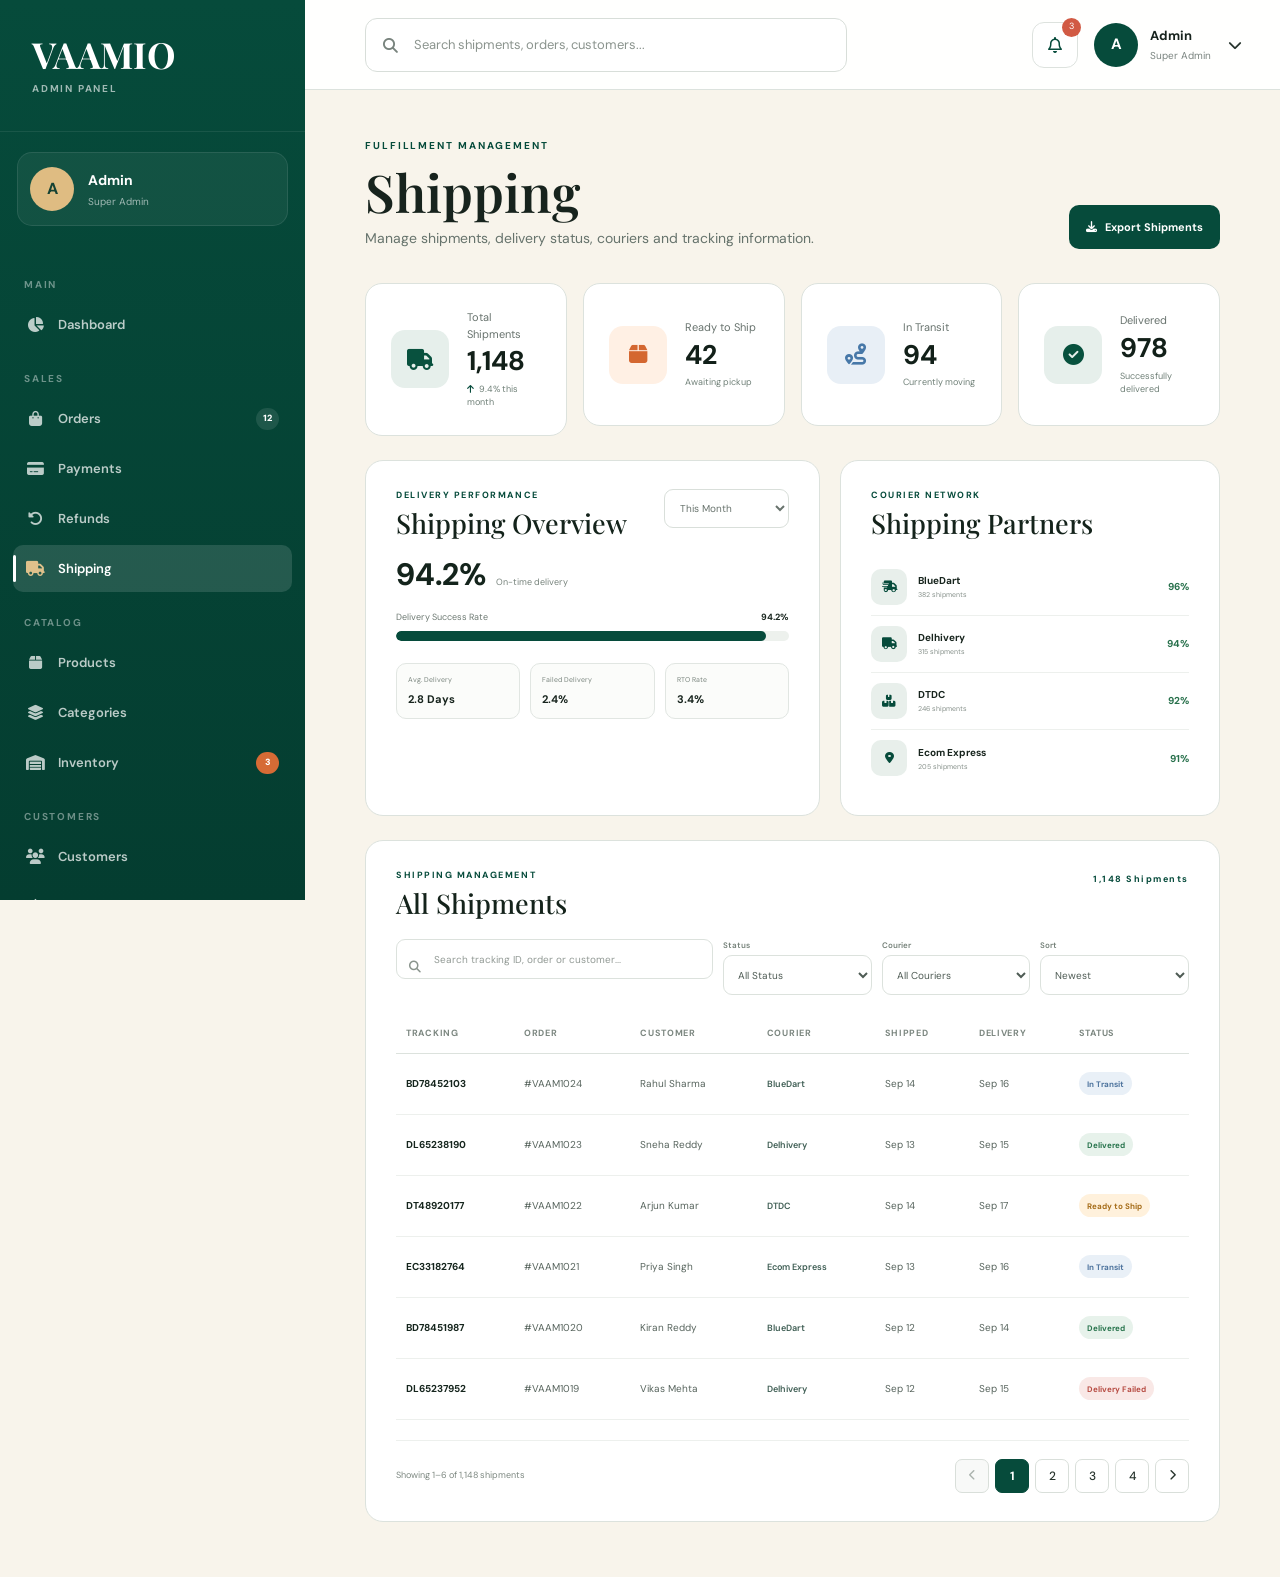
<file: Shipping/Shipping.html>
<!DOCTYPE html>
<html lang="en">

<head>

    <meta charset="UTF-8">

    <meta
        name="viewport"
        content="width=device-width, initial-scale=1.0">

    <meta
        name="description"
        content="VAAMIO Admin Shipping">

    <title>VAAMIO | Shipping</title>


    <!-- =====================================================
         BOOTSTRAP
    ====================================================== -->

    <link
        href="https://cdn.jsdelivr.net/npm/bootstrap@5.3.3/dist/css/bootstrap.min.css"
        rel="stylesheet">


    <!-- =====================================================
         FONT AWESOME
    ====================================================== -->

    <link
        rel="stylesheet"
        href="https://cdnjs.cloudflare.com/ajax/libs/font-awesome/6.5.2/css/all.min.css">


    <!-- =====================================================
         GOOGLE FONTS
    ====================================================== -->

    <link
        rel="preconnect"
        href="https://fonts.googleapis.com">

    <link
        rel="preconnect"
        href="https://fonts.gstatic.com"
        crossorigin>

    <link
        href="https://fonts.googleapis.com/css2?family=DM+Sans:wght@400;500;600;700&family=Playfair+Display:wght@500;600;700&display=swap"
        rel="stylesheet">


    <!-- =====================================================
         SHIPPING CSS
    ====================================================== -->

    <link
        rel="stylesheet"
        href="Shipping.css">

</head>


<body>


<!-- =====================================================
     MOBILE HEADER
===================================================== -->

<header class="admin-mobile-header">

    <button
        class="mobile-menu-btn"
        id="mobileMenuBtn"
        type="button"
        aria-label="Open admin menu"
        title="Open admin menu">

        <i class="fa-solid fa-bars"></i>

    </button>


    <div class="mobile-brand">

        <strong>VAAMIO</strong>

        <small>ADMIN PANEL</small>

    </div>


    <button
        class="mobile-notification"
        type="button"
        aria-label="Notifications"
        title="Notifications">

        <i class="fa-regular fa-bell"></i>

        <span>3</span>

    </button>

</header>



<!-- =====================================================
     SIDEBAR OVERLAY
===================================================== -->

<div
    class="sidebar-overlay"
    id="sidebarOverlay">
</div>



<!-- =====================================================
     SIDEBAR
===================================================== -->

<aside
    class="admin-sidebar"
    id="adminSidebar">


    <!-- LOGO -->

    <div class="admin-logo">

        <strong>VAAMIO</strong>

        <span>ADMIN PANEL</span>

    </div>


    <!-- ADMIN USER -->

    <div class="admin-user">

        <div class="admin-avatar">
            A
        </div>

        <div>

            <strong>Admin</strong>

            <small>Super Admin</small>

        </div>

    </div>



    <!-- =================================================
         NAVIGATION
    ================================================== -->

    <nav class="admin-nav">


        <!-- MAIN -->

        <div class="nav-heading">
            MAIN
        </div>


        <a
            href="../index.html"
            class="nav-link">

            <i class="fa-solid fa-chart-pie"></i>

            <span>Dashboard</span>

        </a>



        <!-- SALES -->

        <div class="nav-heading">
            SALES
        </div>


        <a
            href="../Orders/Orders.html"
            class="nav-link">

            <i class="fa-solid fa-bag-shopping"></i>

            <span>Orders</span>

            <b>12</b>

        </a>


        <a
            href="../Payments/Payments.html"
            class="nav-link">

            <i class="fa-solid fa-credit-card"></i>

            <span>Payments</span>

        </a>


        <a
            href="/Refunds/Rrefunds.html"
            class="nav-link">

            <i class="fa-solid fa-rotate-left"></i>

            <span>Refunds</span>

        </a>


        <a
            href="Shipping.html"
            class="nav-link active">

            <i class="fa-solid fa-truck"></i>

            <span>Shipping</span>

        </a>



        <!-- CATALOG -->

        <div class="nav-heading">
            CATALOG
        </div>


        <a
            href="../Products/Products.html"
            class="nav-link">

            <i class="fa-solid fa-box"></i>

            <span>Products</span>

        </a>


        <a
            href="../Categories/Categories.html"
            class="nav-link">

            <i class="fa-solid fa-layer-group"></i>

            <span>Categories</span>

        </a>


        <a
            href="../Inventory/Inventory.html"
            class="nav-link">

            <i class="fa-solid fa-warehouse"></i>

            <span>Inventory</span>

            <b class="warning">
                3
            </b>

        </a>



        <!-- CUSTOMERS -->

        <div class="nav-heading">
            CUSTOMERS
        </div>


        <a
            href="../Customers/Customers.html"
            class="nav-link">

            <i class="fa-solid fa-users"></i>

            <span>Customers</span>

        </a>


        <a href="../Reviews/Reviews.html" class="nav-link">

            <i class="fa-regular fa-star"></i>

            <span>Reviews</span>

        </a>


        <a
            href="../Support/Support.html"
            class="nav-link">

            <i class="fa-regular fa-comments"></i>

            <span>Support</span>

        </a>



        <!-- MARKETING -->

        <div class="nav-heading">
            MARKETING
        </div>


        <a
            href="../Coupons/Coupons.html"
            class="nav-link">

            <i class="fa-solid fa-ticket"></i>

            <span>Coupons</span>

        </a>


        <a
            href="../Offers/Offers.html"
            class="nav-link">

            <i class="fa-solid fa-bullseye"></i>

            <span>Offers</span>

        </a>


        <a
            href="../Banners/Banners.html"
            class="nav-link">

            <i class="fa-regular fa-image"></i>

            <span>Banners</span>

        </a>


        <a
            href="../Newsletter/Newsletter.html"
            class="nav-link">

            <i class="fa-regular fa-envelope"></i>

            <span>Newsletter</span>

        </a>



        <!-- BUSINESS -->

        <div class="nav-heading">
            BUSINESS
        </div>


        <a
            href="../Bulk-Orders/Bulk-Orders.html"
            class="nav-link">

            <i class="fa-solid fa-handshake"></i>

            <span>Bulk Orders</span>

        </a>


        <a
            href="../Distributor-Review/Distributor.html"
            class="nav-link">

            <i class="fa-solid fa-store"></i>

            <span>Distributor-Review</span>

        </a>


        <a
            href="../Franchise/Franchise.html"
            class="nav-link">

            <i class="fa-solid fa-building"></i>

            <span>Franchise</span>

        </a>



        <!-- REPORTS -->

        <div class="nav-heading">
            REPORTS
        </div>


        <a
            href="../Sales-Reports/Sales-Reports.html"
            class="nav-link">

            <i class="fa-solid fa-chart-line"></i>

            <span>Sales Reports</span>

        </a>


        <a
            href="../Product-Reports/Product-Reports.html"
            class="nav-link">

            <i class="fa-solid fa-chart-column"></i>

            <span>Product Reports</span>

        </a>



        <!-- SYSTEM -->

        <div class="nav-heading">
            SYSTEM
        </div>


        <a
            href="../Staff-Roles/Staff-Roles.html"
            class="nav-link">

            <i class="fa-solid fa-user-shield"></i>

            <span>Staff & Roles</span>

        </a>


        <a
            href="../Audit-Logs/Audit-Logs.html"
            class="nav-link">

            <i class="fa-solid fa-file-shield"></i>

            <span>Audit Logs</span>

        </a>


        <a
            href="../Settings/Settings.html"
            class="nav-link">

            <i class="fa-solid fa-gear"></i>

            <span>Settings</span>

        </a>


        <div class="nav-divider"></div>


        <a
            href="../index.html"
            class="nav-link">

            <i class="fa-solid fa-arrow-up-right-from-square"></i>

            <span>View Website</span>

        </a>


        <a
            href="#"
            class="nav-link logout-link">

            <i class="fa-solid fa-arrow-right-from-bracket"></i>

            <span>Logout</span>

        </a>

    </nav>

</aside>



<!-- =====================================================
     MAIN
===================================================== -->

<main class="admin-main">


    <!-- =================================================
         TOPBAR
    ================================================== -->

    <header class="admin-topbar">


        <div class="search-box">

            <i class="fa-solid fa-magnifying-glass"></i>

            <input
                type="search"
                id="globalShippingSearch"
                placeholder="Search shipments, orders, customers..."
                aria-label="Search shipments">

        </div>


        <div class="topbar-right">


            <button
                class="notification-btn"
                type="button"
                aria-label="Notifications"
                title="Notifications">

                <i class="fa-regular fa-bell"></i>

                <span>3</span>

            </button>


            <div class="admin-profile">

                <div class="profile-avatar">
                    A
                </div>

                <div>

                    <strong>Admin</strong>

                    <small>Super Admin</small>

                </div>

                <i class="fa-solid fa-chevron-down"></i>

            </div>

        </div>

    </header>



    <!-- =================================================
         CONTENT
    ================================================== -->

    <div class="admin-content">


        <!-- =================================================
             PAGE HEADER
        ================================================== -->

        <section class="page-header">


            <div>

                <span class="page-eyebrow">
                    FULFILLMENT MANAGEMENT
                </span>

                <h1>
                    Shipping
                </h1>

                <p>
                    Manage shipments, delivery status, couriers and tracking information.
                </p>

            </div>


            <button
                class="shipping-export-btn"
                id="exportShippingBtn"
                type="button"
                aria-label="Export shipments"
                title="Export shipments">

                <i class="fa-solid fa-download"></i>

                Export Shipments

            </button>

        </section>



        <!-- =================================================
             SHIPPING STATISTICS
        ================================================== -->

        <div class="row g-3">


            <!-- TOTAL SHIPMENTS -->

            <div class="col-6 col-xl-3">

                <div class="stat-card">

                    <div class="stat-icon green">

                        <i class="fa-solid fa-truck"></i>

                    </div>

                    <div>

                        <span>
                            Total Shipments
                        </span>

                        <strong>
                            1,148
                        </strong>

                        <small>
                            <i class="fa-solid fa-arrow-up"></i>
                            9.4% this month
                        </small>

                    </div>

                </div>

            </div>



            <!-- READY TO SHIP -->

            <div class="col-6 col-xl-3">

                <div class="stat-card">

                    <div class="stat-icon orange">

                        <i class="fa-solid fa-box"></i>

                    </div>

                    <div>

                        <span>
                            Ready to Ship
                        </span>

                        <strong>
                            42
                        </strong>

                        <small>
                            Awaiting pickup
                        </small>

                    </div>

                </div>

            </div>



            <!-- IN TRANSIT -->

            <div class="col-6 col-xl-3">

                <div class="stat-card">

                    <div class="stat-icon blue">

                        <i class="fa-solid fa-route"></i>

                    </div>

                    <div>

                        <span>
                            In Transit
                        </span>

                        <strong>
                            94
                        </strong>

                        <small>
                            Currently moving
                        </small>

                    </div>

                </div>

            </div>



            <!-- DELIVERED -->

            <div class="col-6 col-xl-3">

                <div class="stat-card">

                    <div class="stat-icon green">

                        <i class="fa-solid fa-circle-check"></i>

                    </div>

                    <div>

                        <span>
                            Delivered
                        </span>

                        <strong>
                            978
                        </strong>

                        <small>
                            Successfully delivered
                        </small>

                    </div>

                </div>

            </div>

        </div>



        <!-- =================================================
             SHIPPING OVERVIEW
        ================================================== -->

        <section class="dashboard-grid mt-4">


            <!-- DELIVERY PERFORMANCE -->

            <div class="admin-card">

                <div class="admin-card-header">

                    <div>

                        <span>
                            DELIVERY PERFORMANCE
                        </span>

                        <h2>
                            Shipping Overview
                        </h2>

                    </div>


                    <select
                        class="shipping-period-select"
                        aria-label="Select shipping period">

                        <option>
                            This Month
                        </option>

                        <option>
                            Last Month
                        </option>

                        <option>
                            Last 3 Months
                        </option>

                        <option>
                            This Year
                        </option>

                    </select>

                </div>


                <div class="delivery-summary">


                    <div class="delivery-rate">

                        <strong>
                            94.2%
                        </strong>

                        <span>
                            On-time delivery
                        </span>

                    </div>


                    <div class="delivery-progress">

                        <div class="delivery-progress-top">

                            <span>
                                Delivery Success Rate
                            </span>

                            <strong>
                                94.2%
                            </strong>

                        </div>


                        <div class="delivery-bar">

                            <span>
                            </span>

                        </div>

                    </div>


                    <div class="delivery-mini-stats">


                        <div>

                            <span>
                                Avg. Delivery
                            </span>

                            <strong>
                                2.8 Days
                            </strong>

                        </div>


                        <div>

                            <span>
                                Failed Delivery
                            </span>

                            <strong>
                                2.4%
                            </strong>

                        </div>


                        <div>

                            <span>
                                RTO Rate
                            </span>

                            <strong>
                                3.4%
                            </strong>

                        </div>

                    </div>

                </div>

            </div>



            <!-- SHIPPING PARTNERS -->

            <div class="admin-card">

                <div class="admin-card-header">

                    <div>

                        <span>
                            COURIER NETWORK
                        </span>

                        <h2>
                            Shipping Partners
                        </h2>

                    </div>

                </div>


                <div class="shipping-partners">


                    <div class="partner-item">

                        <div class="partner-icon">

                            <i class="fa-solid fa-truck-fast"></i>

                        </div>

                        <div>

                            <strong>
                                BlueDart
                            </strong>

                            <small>
                                382 shipments
                            </small>

                        </div>

                        <b>
                            96%
                        </b>

                    </div>


                    <div class="partner-item">

                        <div class="partner-icon">

                            <i class="fa-solid fa-truck"></i>

                        </div>

                        <div>

                            <strong>
                                Delhivery
                            </strong>

                            <small>
                                315 shipments
                            </small>

                        </div>

                        <b>
                            94%
                        </b>

                    </div>


                    <div class="partner-item">

                        <div class="partner-icon">

                            <i class="fa-solid fa-boxes-stacked"></i>

                        </div>

                        <div>

                            <strong>
                                DTDC
                            </strong>

                            <small>
                                246 shipments
                            </small>

                        </div>

                        <b>
                            92%
                        </b>

                    </div>


                    <div class="partner-item">

                        <div class="partner-icon">

                            <i class="fa-solid fa-location-dot"></i>

                        </div>

                        <div>

                            <strong>
                                Ecom Express
                            </strong>

                            <small>
                                205 shipments
                            </small>

                        </div>

                        <b>
                            91%
                        </b>

                    </div>

                </div>

            </div>

        </section>



        <!-- =================================================
             ALL SHIPMENTS
        ================================================== -->

        <section class="admin-card mt-4">


            <div class="admin-card-header">

                <div>

                    <span>
                        SHIPPING MANAGEMENT
                    </span>

                    <h2>
                        All Shipments
                    </h2>

                </div>


                <span class="shipment-count">
                    1,148 Shipments
                </span>

            </div>



            <!-- =================================================
                 FILTERS
            ================================================== -->

            <div class="shipping-filters">


                <div class="shipping-search">

                    <i class="fa-solid fa-magnifying-glass"></i>

                    <input
                        type="text"
                        id="shippingSearch"
                        placeholder="Search tracking ID, order or customer..."
                        aria-label="Search shipment">

                </div>


                <label class="shipping-filter-label">

                    <span>Status</span>

                    <select
                        id="shippingStatusFilter"
                        class="shipping-filter-select"
                        aria-label="Filter shipments by status">

                        <option value="all">
                            All Status
                        </option>

                        <option value="ready">
                            Ready to Ship
                        </option>

                        <option value="transit">
                            In Transit
                        </option>

                        <option value="delivered">
                            Delivered
                        </option>

                        <option value="failed">
                            Delivery Failed
                        </option>

                    </select>

                </label>


                <label class="shipping-filter-label">

                    <span>Courier</span>

                    <select
                        id="shippingCourierFilter"
                        class="shipping-filter-select"
                        aria-label="Filter shipments by courier">

                        <option value="all">
                            All Couriers
                        </option>

                        <option value="bluedart">
                            BlueDart
                        </option>

                        <option value="delhivery">
                            Delhivery
                        </option>

                        <option value="dtdc">
                            DTDC
                        </option>

                        <option value="ecom">
                            Ecom Express
                        </option>

                    </select>

                </label>


                <label class="shipping-filter-label">

                    <span>Sort</span>

                    <select
                        class="shipping-filter-select"
                        aria-label="Sort shipments">

                        <option>
                            Newest
                        </option>

                        <option>
                            Oldest
                        </option>

                        <option>
                            Estimated Delivery
                        </option>

                    </select>

                </label>

            </div>



            <!-- =================================================
                 DESKTOP TABLE
            ================================================== -->

            <div class="admin-table-wrapper">

                <table class="admin-table shipping-table">

                    <thead>

                        <tr>

                            <th>
                                Tracking
                            </th>

                            <th>
                                Order
                            </th>

                            <th>
                                Customer
                            </th>

                            <th>
                                Courier
                            </th>

                            <th>
                                Shipped
                            </th>

                            <th>
                                Delivery
                            </th>

                            <th>
                                Status
                            </th>

                            <th>
                                Action
                            </th>

                        </tr>

                    </thead>


                    <tbody>


                        <!-- SHIPMENT 1 -->

                        <tr
                            data-status="transit"
                            data-courier="bluedart">

                            <td>

                                <strong>
                                    BD78452103
                                </strong>

                            </td>

                            <td>
                                #VAAM1024
                            </td>

                            <td>
                                Rahul Sharma
                            </td>

                            <td>

                                <span class="courier-name">
                                    BlueDart
                                </span>

                            </td>

                            <td>
                                Sep 14
                            </td>

                            <td>
                                Sep 16
                            </td>

                            <td>

                                <span class="shipping-status transit">
                                    In Transit
                                </span>

                            </td>

                            <td>

                                <button
                                    class="admin-view-btn"
                                    type="button"
                                    aria-label="Track shipment BD78452103"
                                    title="Track shipment">

                                    <i class="fa-solid fa-location-arrow"></i>

                                </button>

                            </td>

                        </tr>



                        <!-- SHIPMENT 2 -->

                        <tr
                            data-status="delivered"
                            data-courier="delhivery">

                            <td>

                                <strong>
                                    DL65238190
                                </strong>

                            </td>

                            <td>
                                #VAAM1023
                            </td>

                            <td>
                                Sneha Reddy
                            </td>

                            <td>

                                <span class="courier-name">
                                    Delhivery
                                </span>

                            </td>

                            <td>
                                Sep 13
                            </td>

                            <td>
                                Sep 15
                            </td>

                            <td>

                                <span class="shipping-status delivered">
                                    Delivered
                                </span>

                            </td>

                            <td>

                                <button
                                    class="admin-view-btn"
                                    type="button"
                                    aria-label="Track shipment DL65238190"
                                    title="Track shipment">

                                    <i class="fa-solid fa-location-arrow"></i>

                                </button>

                            </td>

                        </tr>



                        <!-- SHIPMENT 3 -->

                        <tr
                            data-status="ready"
                            data-courier="dtdc">

                            <td>

                                <strong>
                                    DT48920177
                                </strong>

                            </td>

                            <td>
                                #VAAM1022
                            </td>

                            <td>
                                Arjun Kumar
                            </td>

                            <td>

                                <span class="courier-name">
                                    DTDC
                                </span>

                            </td>

                            <td>
                                Sep 14
                            </td>

                            <td>
                                Sep 17
                            </td>

                            <td>

                                <span class="shipping-status ready">
                                    Ready to Ship
                                </span>

                            </td>

                            <td>

                                <button
                                    class="admin-view-btn"
                                    type="button"
                                    aria-label="Track shipment DT48920177"
                                    title="Track shipment">

                                    <i class="fa-solid fa-location-arrow"></i>

                                </button>

                            </td>

                        </tr>



                        <!-- SHIPMENT 4 -->

                        <tr
                            data-status="transit"
                            data-courier="ecom">

                            <td>

                                <strong>
                                    EC33182764
                                </strong>

                            </td>

                            <td>
                                #VAAM1021
                            </td>

                            <td>
                                Priya Singh
                            </td>

                            <td>

                                <span class="courier-name">
                                    Ecom Express
                                </span>

                            </td>

                            <td>
                                Sep 13
                            </td>

                            <td>
                                Sep 16
                            </td>

                            <td>

                                <span class="shipping-status transit">
                                    In Transit
                                </span>

                            </td>

                            <td>

                                <button
                                    class="admin-view-btn"
                                    type="button"
                                    aria-label="Track shipment EC33182764"
                                    title="Track shipment">

                                    <i class="fa-solid fa-location-arrow"></i>

                                </button>

                            </td>

                        </tr>



                        <!-- SHIPMENT 5 -->

                        <tr
                            data-status="delivered"
                            data-courier="bluedart">

                            <td>

                                <strong>
                                    BD78451987
                                </strong>

                            </td>

                            <td>
                                #VAAM1020
                            </td>

                            <td>
                                Kiran Reddy
                            </td>

                            <td>

                                <span class="courier-name">
                                    BlueDart
                                </span>

                            </td>

                            <td>
                                Sep 12
                            </td>

                            <td>
                                Sep 14
                            </td>

                            <td>

                                <span class="shipping-status delivered">
                                    Delivered
                                </span>

                            </td>

                            <td>

                                <button
                                    class="admin-view-btn"
                                    type="button"
                                    aria-label="Track shipment BD78451987"
                                    title="Track shipment">

                                    <i class="fa-solid fa-location-arrow"></i>

                                </button>

                            </td>

                        </tr>



                        <!-- SHIPMENT 6 -->

                        <tr
                            data-status="failed"
                            data-courier="delhivery">

                            <td>

                                <strong>
                                    DL65237952
                                </strong>

                            </td>

                            <td>
                                #VAAM1019
                            </td>

                            <td>
                                Vikas Mehta
                            </td>

                            <td>

                                <span class="courier-name">
                                    Delhivery
                                </span>

                            </td>

                            <td>
                                Sep 12
                            </td>

                            <td>
                                Sep 15
                            </td>

                            <td>

                                <span class="shipping-status failed">
                                    Delivery Failed
                                </span>

                            </td>

                            <td>

                                <button
                                    class="admin-view-btn"
                                    type="button"
                                    aria-label="Track shipment DL65237952"
                                    title="Track shipment">

                                    <i class="fa-solid fa-location-arrow"></i>

                                </button>

                            </td>

                        </tr>

                    </tbody>

                </table>

            </div>



            <!-- =================================================
                 MOBILE SHIPPING CARDS
            ================================================== -->

            <div class="mobile-shipments">


                <!-- SHIPMENT 1 -->

                <article
                    class="mobile-shipment-card"
                    data-status="transit"
                    data-courier="bluedart">


                    <div class="mobile-shipment-top">

                        <div>

                            <strong>
                                BD78452103
                            </strong>

                            <small>
                                #VAAM1024 • Sep 14, 2026
                            </small>

                        </div>


                        <span class="shipping-status transit">
                            In Transit
                        </span>

                    </div>


                    <div class="mobile-shipment-customer">

                        <strong>
                            Rahul Sharma
                        </strong>

                        <small>
                            BlueDart
                        </small>

                    </div>


                    <div class="mobile-shipment-info">

                        <div>

                            <span>
                                Shipped
                            </span>

                            <strong>
                                Sep 14
                            </strong>

                        </div>


                        <div>

                            <span>
                                Delivery
                            </span>

                            <strong>
                                Sep 16
                            </strong>

                        </div>

                    </div>


                    <button
                        class="mobile-shipment-btn"
                        type="button"
                        aria-label="Track shipment BD78452103"
                        title="Track shipment">

                        <i class="fa-solid fa-location-arrow"></i>

                        Track Shipment

                    </button>

                </article>



                <!-- SHIPMENT 2 -->

                <article
                    class="mobile-shipment-card"
                    data-status="delivered"
                    data-courier="delhivery">


                    <div class="mobile-shipment-top">

                        <div>

                            <strong>
                                DL65238190
                            </strong>

                            <small>
                                #VAAM1023 • Sep 14, 2026
                            </small>

                        </div>


                        <span class="shipping-status delivered">
                            Delivered
                        </span>

                    </div>


                    <div class="mobile-shipment-customer">

                        <strong>
                            Sneha Reddy
                        </strong>

                        <small>
                            Delhivery
                        </small>

                    </div>


                    <div class="mobile-shipment-info">

                        <div>

                            <span>
                                Shipped
                            </span>

                            <strong>
                                Sep 13
                            </strong>

                        </div>


                        <div>

                            <span>
                                Delivery
                            </span>

                            <strong>
                                Sep 15
                            </strong>

                        </div>

                    </div>


                    <button
                        class="mobile-shipment-btn"
                        type="button"
                        aria-label="Track shipment DL65238190"
                        title="Track shipment">

                        <i class="fa-solid fa-location-arrow"></i>

                        Track Shipment

                    </button>

                </article>



                <!-- SHIPMENT 3 -->

                <article
                    class="mobile-shipment-card"
                    data-status="ready"
                    data-courier="dtdc">


                    <div class="mobile-shipment-top">

                        <div>

                            <strong>
                                DT48920177
                            </strong>

                            <small>
                                #VAAM1022 • Sep 14, 2026
                            </small>

                        </div>


                        <span class="shipping-status ready">
                            Ready to Ship
                        </span>

                    </div>


                    <div class="mobile-shipment-customer">

                        <strong>
                            Arjun Kumar
                        </strong>

                        <small>
                            DTDC
                        </small>

                    </div>


                    <div class="mobile-shipment-info">

                        <div>

                            <span>
                                Shipped
                            </span>

                            <strong>
                                Sep 14
                            </strong>

                        </div>


                        <div>

                            <span>
                                Delivery
                            </span>

                            <strong>
                                Sep 17
                            </strong>

                        </div>

                    </div>


                    <button
                        class="mobile-shipment-btn"
                        type="button"
                        aria-label="Track shipment DT48920177"
                        title="Track shipment">

                        <i class="fa-solid fa-location-arrow"></i>

                        Track Shipment

                    </button>

                </article>



                <!-- SHIPMENT 4 -->

                <article
                    class="mobile-shipment-card"
                    data-status="transit"
                    data-courier="ecom">


                    <div class="mobile-shipment-top">

                        <div>

                            <strong>
                                EC33182764
                            </strong>

                            <small>
                                #VAAM1021 • Sep 13, 2026
                            </small>

                        </div>


                        <span class="shipping-status transit">
                            In Transit
                        </span>

                    </div>


                    <div class="mobile-shipment-customer">

                        <strong>
                            Priya Singh
                        </strong>

                        <small>
                            Ecom Express
                        </small>

                    </div>


                    <div class="mobile-shipment-info">

                        <div>

                            <span>
                                Shipped
                            </span>

                            <strong>
                                Sep 13
                            </strong>

                        </div>


                        <div>

                            <span>
                                Delivery
                            </span>

                            <strong>
                                Sep 16
                            </strong>

                        </div>

                    </div>


                    <button
                        class="mobile-shipment-btn"
                        type="button"
                        aria-label="Track shipment EC33182764"
                        title="Track shipment">

                        <i class="fa-solid fa-location-arrow"></i>

                        Track Shipment

                    </button>

                </article>



                <!-- SHIPMENT 5 -->

                <article
                    class="mobile-shipment-card"
                    data-status="delivered"
                    data-courier="bluedart">


                    <div class="mobile-shipment-top">

                        <div>

                            <strong>
                                BD78451987
                            </strong>

                            <small>
                                #VAAM1020 • Sep 12, 2026
                            </small>

                        </div>


                        <span class="shipping-status delivered">
                            Delivered
                        </span>

                    </div>


                    <div class="mobile-shipment-customer">

                        <strong>
                            Kiran Reddy
                        </strong>

                        <small>
                            BlueDart
                        </small>

                    </div>


                    <div class="mobile-shipment-info">

                        <div>

                            <span>
                                Shipped
                            </span>

                            <strong>
                                Sep 12
                            </strong>

                        </div>


                        <div>

                            <span>
                                Delivery
                            </span>

                            <strong>
                                Sep 14
                            </strong>

                        </div>

                    </div>


                    <button
                        class="mobile-shipment-btn"
                        type="button"
                        aria-label="Track shipment BD78451987"
                        title="Track shipment">

                        <i class="fa-solid fa-location-arrow"></i>

                        Track Shipment

                    </button>

                </article>

            </div>



            <!-- =================================================
                 PAGINATION
            ================================================== -->

            <div class="shipping-pagination">

                <span>
                    Showing 1–6 of 1,148 shipments
                </span>


                <div class="pagination-buttons">

                    <button
                        type="button"
                        disabled
                        aria-label="Previous page"
                        title="Previous page">

                        <i class="fa-solid fa-chevron-left"></i>

                    </button>


                    <button
                        type="button"
                        class="current"
                        aria-label="Page 1"
                        title="Page 1">

                        1

                    </button>


                    <button
                        type="button"
                        aria-label="Page 2"
                        title="Page 2">

                        2

                    </button>


                    <button
                        type="button"
                        aria-label="Page 3"
                        title="Page 3">

                        3

                    </button>


                    <button
                        type="button"
                        aria-label="Page 4"
                        title="Page 4">

                        4

                    </button>


                    <button
                        type="button"
                        aria-label="Next page"
                        title="Next page">

                        <i class="fa-solid fa-chevron-right"></i>

                    </button>

                </div>

            </div>

        </section>

    </div>

</main>



<!-- =====================================================
     BOOTSTRAP JS
===================================================== -->

<script
    src="https://cdn.jsdelivr.net/npm/bootstrap@5.3.3/dist/js/bootstrap.bundle.min.js">
</script>



<!-- =====================================================
     SHIPPING JS
===================================================== -->

<script>

    /* =====================================================
       MOBILE SIDEBAR
    ====================================================== */

    const mobileMenuBtn =
        document.getElementById("mobileMenuBtn");

    const adminSidebar =
        document.getElementById("adminSidebar");

    const sidebarOverlay =
        document.getElementById("sidebarOverlay");


    mobileMenuBtn.addEventListener(
        "click",
        function () {

            adminSidebar.classList.toggle("show");

            sidebarOverlay.classList.toggle("show");

        }
    );


    sidebarOverlay.addEventListener(
        "click",
        function () {

            adminSidebar.classList.remove("show");

            sidebarOverlay.classList.remove("show");

        }
    );



    /* =====================================================
       SHIPPING FILTERING
    ====================================================== */

    const shippingSearch =
        document.getElementById("shippingSearch");

    const shippingStatusFilter =
        document.getElementById(
            "shippingStatusFilter"
        );

    const shippingCourierFilter =
        document.getElementById(
            "shippingCourierFilter"
        );


    function filterShipments() {

        const searchValue =
            shippingSearch.value
                .trim()
                .toLowerCase();

        const selectedStatus =
            shippingStatusFilter.value;

        const selectedCourier =
            shippingCourierFilter.value;


        document
            .querySelectorAll(
                ".shipping-table tbody tr"
            )
            .forEach(row => {

                const rowText =
                    row.innerText.toLowerCase();

                const rowStatus =
                    row.dataset.status;

                const rowCourier =
                    row.dataset.courier;


                const searchMatch =
                    rowText.includes(searchValue);

                const statusMatch =
                    selectedStatus === "all" ||
                    rowStatus === selectedStatus;

                const courierMatch =
                    selectedCourier === "all" ||
                    rowCourier === selectedCourier;


                row.style.display =
                    searchMatch &&
                    statusMatch &&
                    courierMatch
                        ? ""
                        : "none";

            });


        document
            .querySelectorAll(
                ".mobile-shipment-card"
            )
            .forEach(card => {

                const cardText =
                    card.innerText.toLowerCase();

                const cardStatus =
                    card.dataset.status;

                const cardCourier =
                    card.dataset.courier;


                const searchMatch =
                    cardText.includes(searchValue);

                const statusMatch =
                    selectedStatus === "all" ||
                    cardStatus === selectedStatus;

                const courierMatch =
                    selectedCourier === "all" ||
                    cardCourier === selectedCourier;


                card.style.display =
                    searchMatch &&
                    statusMatch &&
                    courierMatch
                        ? ""
                        : "none";

            });

    }


    shippingSearch.addEventListener(
        "input",
        filterShipments
    );


    shippingStatusFilter.addEventListener(
        "change",
        filterShipments
    );


    shippingCourierFilter.addEventListener(
        "change",
        filterShipments
    );



    /* =====================================================
       GLOBAL SEARCH
    ====================================================== */

    const globalShippingSearch =
        document.getElementById(
            "globalShippingSearch"
        );


    globalShippingSearch.addEventListener(
        "input",
        function () {

            shippingSearch.value =
                this.value;

            filterShipments();

        }
    );



    /* =====================================================
       EXPORT
    ====================================================== */

    document
        .getElementById("exportShippingBtn")
        .addEventListener(
            "click",
            function () {

                alert(
                    "Shipping export started."
                );

            }
        );



    /* =====================================================
       TRACK SHIPMENT
    ====================================================== */

    document
        .querySelectorAll(
            ".admin-view-btn, .mobile-shipment-btn"
        )
        .forEach(button => {

            button.addEventListener(
                "click",
                function () {

                    alert(
                        "Shipment tracking details will open here."
                    );

                }
            );

        });



    /* =====================================================
       LOGOUT
    ====================================================== */

    document
        .querySelector(".logout-link")
        .addEventListener(
            "click",
            function (event) {

                event.preventDefault();

                const confirmed =
                    confirm(
                        "Are you sure you want to logout?"
                    );

                if (confirmed) {

                    window.location.href =
                        "../index.html";

                }

            }
        );

</script>


</body>

</html>
</file>
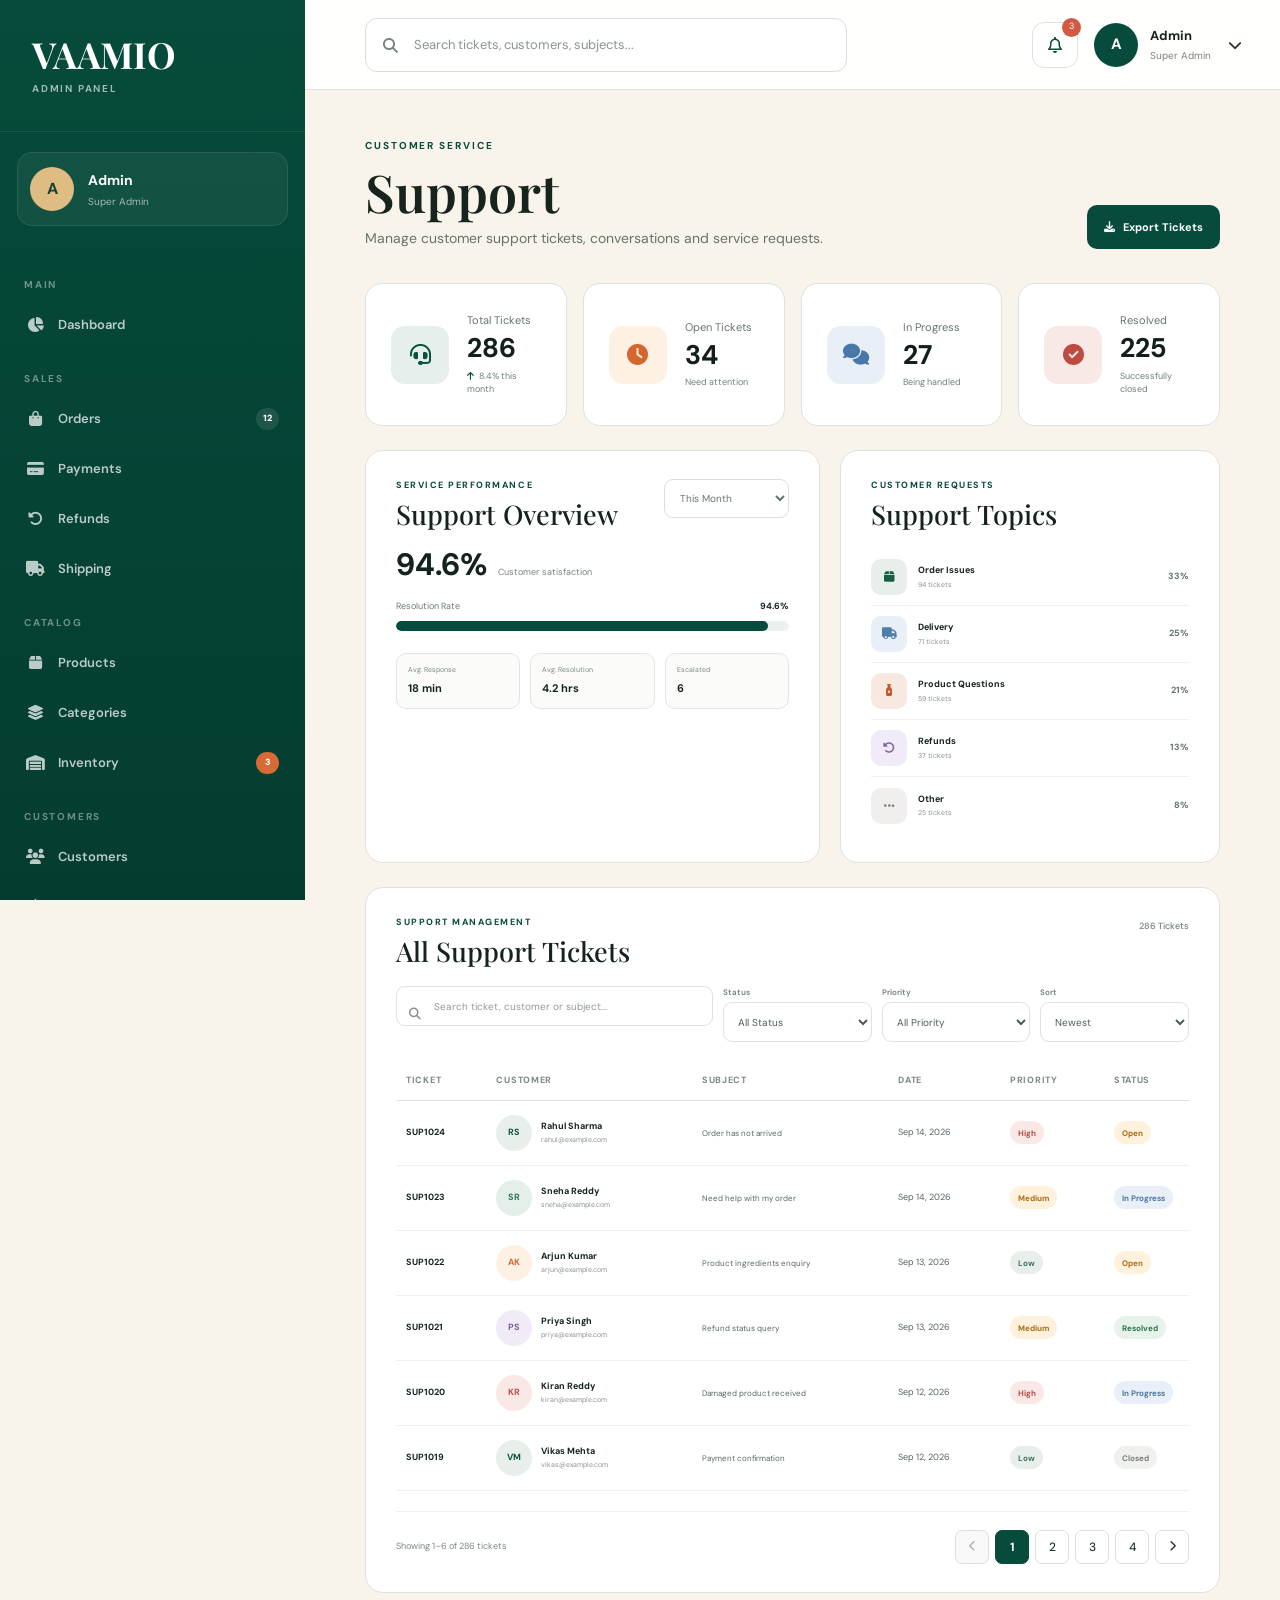
<file: Support/Support.html>
<!DOCTYPE html>
<html lang="en">

<head>

    <meta charset="UTF-8">

    <meta
        name="viewport"
        content="width=device-width, initial-scale=1.0">

    <meta
        name="description"
        content="VAAMIO Admin Support">

    <title>VAAMIO | Support</title>


    <!-- =====================================================
         BOOTSTRAP
    ====================================================== -->

    <link
        href="https://cdn.jsdelivr.net/npm/bootstrap@5.3.3/dist/css/bootstrap.min.css"
        rel="stylesheet">


    <!-- =====================================================
         FONT AWESOME
    ====================================================== -->

    <link
        rel="stylesheet"
        href="https://cdnjs.cloudflare.com/ajax/libs/font-awesome/6.5.2/css/all.min.css">


    <!-- =====================================================
         GOOGLE FONTS
    ====================================================== -->

    <link
        rel="preconnect"
        href="https://fonts.googleapis.com">

    <link
        rel="preconnect"
        href="https://fonts.gstatic.com"
        crossorigin>

    <link
        href="https://fonts.googleapis.com/css2?family=DM+Sans:wght@400;500;600;700&family=Playfair+Display:wght@500;600;700&display=swap"
        rel="stylesheet">


    <!-- =====================================================
         SUPPORT CSS
    ====================================================== -->

    <link
        rel="stylesheet"
        href="Support.css">

</head>


<body>


<!-- =====================================================
     MOBILE HEADER
===================================================== -->

<header class="admin-mobile-header">

    <button
        class="mobile-menu-btn"
        id="mobileMenuBtn"
        type="button"
        aria-label="Open admin menu"
        title="Open admin menu">

        <i class="fa-solid fa-bars"></i>

    </button>


    <div class="mobile-brand">

        <strong>VAAMIO</strong>

        <small>ADMIN PANEL</small>

    </div>


    <button
        class="mobile-notification"
        type="button"
        aria-label="Notifications"
        title="Notifications">

        <i class="fa-regular fa-bell"></i>

        <span>3</span>

    </button>

</header>



<!-- =====================================================
     SIDEBAR OVERLAY
===================================================== -->

<div
    class="sidebar-overlay"
    id="sidebarOverlay">
</div>



<!-- =====================================================
     SIDEBAR
===================================================== -->

<aside
    class="admin-sidebar"
    id="adminSidebar">


    <!-- LOGO -->

    <div class="admin-logo">

        <strong>VAAMIO</strong>

        <span>ADMIN PANEL</span>

    </div>


    <!-- ADMIN USER -->

    <div class="admin-user">

        <div class="admin-avatar">
            A
        </div>

        <div>

            <strong>Admin</strong>

            <small>Super Admin</small>

        </div>

    </div>



    <!-- =================================================
         NAVIGATION
    ================================================== -->

    <nav class="admin-nav">


        <!-- MAIN -->

        <div class="nav-heading">
            MAIN
        </div>


        <a
            href="../index.html"
            class="nav-link">

            <i class="fa-solid fa-chart-pie"></i>

            <span>Dashboard</span>

        </a>



        <!-- SALES -->

        <div class="nav-heading">
            SALES
        </div>


        <a
            href="../Orders/Orders.html"
            class="nav-link">

            <i class="fa-solid fa-bag-shopping"></i>

            <span>Orders</span>

            <b>12</b>

        </a>


        <a
            href="../Payments/Payments.html"
            class="nav-link">

            <i class="fa-solid fa-credit-card"></i>

            <span>Payments</span>

        </a>


        <a
            href="/Refunds/Rrefunds.html"
            class="nav-link">

            <i class="fa-solid fa-rotate-left"></i>

            <span>Refunds</span>

        </a>


        <a
            href="../Shipping/Shipping.html"
            class="nav-link">

            <i class="fa-solid fa-truck"></i>

            <span>Shipping</span>

        </a>



        <!-- CATALOG -->

        <div class="nav-heading">
            CATALOG
        </div>


        <a
            href="../Products/Products.html"
            class="nav-link">

            <i class="fa-solid fa-box"></i>

            <span>Products</span>

        </a>


        <a
            href="../Categories/Categories.html"
            class="nav-link">

            <i class="fa-solid fa-layer-group"></i>

            <span>Categories</span>

        </a>


        <a
            href="../Inventory/Inventory.html"
            class="nav-link">

            <i class="fa-solid fa-warehouse"></i>

            <span>Inventory</span>

            <b class="warning">
                3
            </b>

        </a>



        <!-- CUSTOMERS -->

        <div class="nav-heading">
            CUSTOMERS
        </div>


        <a
            href="../Customers/Customers.html"
            class="nav-link">

            <i class="fa-solid fa-users"></i>

            <span>Customers</span>

        </a>


        <a
            href="../Reviews/Reviews.html"
            class="nav-link">

            <i class="fa-regular fa-star"></i>

            <span>Reviews</span>

        </a>


        <a
            href="Support.html"
            class="nav-link active">

            <i class="fa-regular fa-comments"></i>

            <span>Support</span>

        </a>



        <!-- MARKETING -->

        <div class="nav-heading">
            MARKETING
        </div>


        <a
            href="../Coupons/Coupons.html"
            class="nav-link">

            <i class="fa-solid fa-ticket"></i>

            <span>Coupons</span>

        </a>


        <a
            href="../Offers/Offers.html"
            class="nav-link">

            <i class="fa-solid fa-bullseye"></i>

            <span>Offers</span>

        </a>


        <a
            href="../Banners/Banners.html"
            class="nav-link">

            <i class="fa-regular fa-image"></i>

            <span>Banners</span>

        </a>


        <a
            href="../Newsletter/Newsletter.html"
            class="nav-link">

            <i class="fa-regular fa-envelope"></i>

            <span>Newsletter</span>

        </a>



        <!-- BUSINESS -->

        <div class="nav-heading">
            BUSINESS
        </div>


        <a
            href="../Bulk-Orders/Bulk-Orders.html"
            class="nav-link">

            <i class="fa-solid fa-handshake"></i>

            <span>Bulk Orders</span>

        </a>


        <a
            href="../Distributor-Review/Distributor.html"
            class="nav-link">

            <i class="fa-solid fa-store"></i>

            <span>Distributor-Review</span>

        </a>


        <a
            href="../Franchise/Franchise.html"
            class="nav-link">

            <i class="fa-solid fa-building"></i>

            <span>Franchise</span>

        </a>



        <!-- REPORTS -->

        <div class="nav-heading">
            REPORTS
        </div>


        <a
            href="../Sales-Reports/Sales-Reports.html"
            class="nav-link">

            <i class="fa-solid fa-chart-line"></i>

            <span>Sales Reports</span>

        </a>


        <a
            href="../Product-Reports/Product-Reports.html"
            class="nav-link">

            <i class="fa-solid fa-chart-column"></i>

            <span>Product Reports</span>

        </a>



        <!-- SYSTEM -->

        <div class="nav-heading">
            SYSTEM
        </div>


        <a
            href="../Staff-Roles/Staff-Roles.html"
            class="nav-link">

            <i class="fa-solid fa-user-shield"></i>

            <span>Staff & Roles</span>

        </a>


        <a
            href="../Audit-Logs/Audit-Logs.html"
            class="nav-link">

            <i class="fa-solid fa-file-shield"></i>

            <span>Audit Logs</span>

        </a>


        <a
            href="../Settings/Settings.html"
            class="nav-link">

            <i class="fa-solid fa-gear"></i>

            <span>Settings</span>

        </a>


        <div class="nav-divider"></div>


        <a
            href="../index.html"
            class="nav-link">

            <i class="fa-solid fa-arrow-up-right-from-square"></i>

            <span>View Website</span>

        </a>


        <a
            href="#"
            class="nav-link logout-link">

            <i class="fa-solid fa-arrow-right-from-bracket"></i>

            <span>Logout</span>

        </a>

    </nav>

</aside>



<!-- =====================================================
     MAIN
===================================================== -->

<main class="admin-main">


    <!-- =================================================
         TOPBAR
    ================================================== -->

    <header class="admin-topbar">


        <div class="search-box">

            <i class="fa-solid fa-magnifying-glass"></i>

            <input
                type="search"
                id="globalSupportSearch"
                placeholder="Search tickets, customers, subjects..."
                aria-label="Search support tickets">

        </div>


        <div class="topbar-right">


            <button
                class="notification-btn"
                type="button"
                aria-label="Notifications"
                title="Notifications">

                <i class="fa-regular fa-bell"></i>

                <span>3</span>

            </button>


            <div class="admin-profile">

                <div class="profile-avatar">
                    A
                </div>

                <div>

                    <strong>Admin</strong>

                    <small>Super Admin</small>

                </div>

                <i class="fa-solid fa-chevron-down"></i>

            </div>

        </div>

    </header>



    <!-- =================================================
         CONTENT
    ================================================== -->

    <div class="admin-content">


        <!-- =================================================
             PAGE HEADER
        ================================================== -->

        <section class="page-header">

            <div>

                <span class="page-eyebrow">
                    CUSTOMER SERVICE
                </span>

                <h1>
                    Support
                </h1>

                <p>
                    Manage customer support tickets, conversations and service requests.
                </p>

            </div>


            <button
                class="support-export-btn"
                id="exportSupportBtn"
                type="button"
                aria-label="Export support tickets"
                title="Export support tickets">

                <i class="fa-solid fa-download"></i>

                Export Tickets

            </button>

        </section>



        <!-- =================================================
             STAT CARDS
        ================================================== -->

        <div class="row g-3">


            <!-- TOTAL TICKETS -->

            <div class="col-6 col-xl-3">

                <div class="stat-card">

                    <div class="stat-icon green">

                        <i class="fa-solid fa-headset"></i>

                    </div>

                    <div>

                        <span>
                            Total Tickets
                        </span>

                        <strong>
                            286
                        </strong>

                        <small>
                            <i class="fa-solid fa-arrow-up"></i>
                            8.4% this month
                        </small>

                    </div>

                </div>

            </div>



            <!-- OPEN -->

            <div class="col-6 col-xl-3">

                <div class="stat-card">

                    <div class="stat-icon orange">

                        <i class="fa-solid fa-clock"></i>

                    </div>

                    <div>

                        <span>
                            Open Tickets
                        </span>

                        <strong>
                            34
                        </strong>

                        <small>
                            Need attention
                        </small>

                    </div>

                </div>

            </div>



            <!-- IN PROGRESS -->

            <div class="col-6 col-xl-3">

                <div class="stat-card">

                    <div class="stat-icon blue">

                        <i class="fa-solid fa-comments"></i>

                    </div>

                    <div>

                        <span>
                            In Progress
                        </span>

                        <strong>
                            27
                        </strong>

                        <small>
                            Being handled
                        </small>

                    </div>

                </div>

            </div>



            <!-- RESOLVED -->

            <div class="col-6 col-xl-3">

                <div class="stat-card">

                    <div class="stat-icon red">

                        <i class="fa-solid fa-circle-check"></i>

                    </div>

                    <div>

                        <span>
                            Resolved
                        </span>

                        <strong>
                            225
                        </strong>

                        <small>
                            Successfully closed
                        </small>

                    </div>

                </div>

            </div>

        </div>



        <!-- =================================================
             SUPPORT OVERVIEW
        ================================================== -->

        <section class="dashboard-grid mt-4">


            <!-- SUPPORT PERFORMANCE -->

            <div class="admin-card">


                <div class="admin-card-header">

                    <div>

                        <span>
                            SERVICE PERFORMANCE
                        </span>

                        <h2>
                            Support Overview
                        </h2>

                    </div>


                    <select
                        class="support-period-select"
                        aria-label="Select support period">

                        <option>
                            This Month
                        </option>

                        <option>
                            Last Month
                        </option>

                        <option>
                            Last 3 Months
                        </option>

                        <option>
                            This Year
                        </option>

                    </select>

                </div>


                <div class="support-summary">


                    <div class="support-summary-main">

                        <strong>
                            94.6%
                        </strong>

                        <span>
                            Customer satisfaction
                        </span>

                    </div>


                    <div class="support-progress">

                        <div class="support-progress-top">

                            <span>
                                Resolution Rate
                            </span>

                            <strong>
                                94.6%
                            </strong>

                        </div>


                        <div class="support-progress-bar">

                            <span>
                            </span>

                        </div>

                    </div>


                    <div class="support-mini-stats">


                        <div>

                            <span>
                                Avg. Response
                            </span>

                            <strong>
                                18 min
                            </strong>

                        </div>


                        <div>

                            <span>
                                Avg. Resolution
                            </span>

                            <strong>
                                4.2 hrs
                            </strong>

                        </div>


                        <div>

                            <span>
                                Escalated
                            </span>

                            <strong>
                                6
                            </strong>

                        </div>

                    </div>

                </div>

            </div>



            <!-- SUPPORT TOPICS -->

            <div class="admin-card">


                <div class="admin-card-header">

                    <div>

                        <span>
                            CUSTOMER REQUESTS
                        </span>

                        <h2>
                            Support Topics
                        </h2>

                    </div>

                </div>


                <div class="support-topic-list">


                    <div class="support-topic-item">

                        <div class="topic-icon order">

                            <i class="fa-solid fa-box"></i>

                        </div>

                        <div>

                            <strong>
                                Order Issues
                            </strong>

                            <small>
                                94 tickets
                            </small>

                        </div>

                        <b>
                            33%
                        </b>

                    </div>


                    <div class="support-topic-item">

                        <div class="topic-icon delivery">

                            <i class="fa-solid fa-truck"></i>

                        </div>

                        <div>

                            <strong>
                                Delivery
                            </strong>

                            <small>
                                71 tickets
                            </small>

                        </div>

                        <b>
                            25%
                        </b>

                    </div>


                    <div class="support-topic-item">

                        <div class="topic-icon product">

                            <i class="fa-solid fa-bottle-droplet"></i>

                        </div>

                        <div>

                            <strong>
                                Product Questions
                            </strong>

                            <small>
                                59 tickets
                            </small>

                        </div>

                        <b>
                            21%
                        </b>

                    </div>


                    <div class="support-topic-item">

                        <div class="topic-icon refund">

                            <i class="fa-solid fa-rotate-left"></i>

                        </div>

                        <div>

                            <strong>
                                Refunds
                            </strong>

                            <small>
                                37 tickets
                            </small>

                        </div>

                        <b>
                            13%
                        </b>

                    </div>


                    <div class="support-topic-item">

                        <div class="topic-icon other">

                            <i class="fa-solid fa-ellipsis"></i>

                        </div>

                        <div>

                            <strong>
                                Other
                            </strong>

                            <small>
                                25 tickets
                            </small>

                        </div>

                        <b>
                            8%
                        </b>

                    </div>

                </div>

            </div>

        </section>



        <!-- =================================================
             ALL TICKETS
        ================================================== -->

        <section class="admin-card mt-4">


            <div class="admin-card-header">

                <div>

                    <span>
                        SUPPORT MANAGEMENT
                    </span>

                    <h2>
                        All Support Tickets
                    </h2>

                </div>


                <span class="ticket-count">
                    286 Tickets
                </span>

            </div>



            <!-- =================================================
                 FILTERS
            ================================================== -->

            <div class="support-filters">


                <div class="support-search">

                    <i class="fa-solid fa-magnifying-glass"></i>

                    <input
                        type="text"
                        id="supportSearch"
                        placeholder="Search ticket, customer or subject..."
                        aria-label="Search support ticket">

                </div>


                <label class="support-filter-label">

                    <span>Status</span>

                    <select
                        id="supportStatusFilter"
                        class="support-filter-select"
                        aria-label="Filter tickets by status">

                        <option value="all">
                            All Status
                        </option>

                        <option value="open">
                            Open
                        </option>

                        <option value="progress">
                            In Progress
                        </option>

                        <option value="resolved">
                            Resolved
                        </option>

                        <option value="closed">
                            Closed
                        </option>

                    </select>

                </label>


                <label class="support-filter-label">

                    <span>Priority</span>

                    <select
                        id="supportPriorityFilter"
                        class="support-filter-select"
                        aria-label="Filter tickets by priority">

                        <option value="all">
                            All Priority
                        </option>

                        <option value="high">
                            High
                        </option>

                        <option value="medium">
                            Medium
                        </option>

                        <option value="low">
                            Low
                        </option>

                    </select>

                </label>


                <label class="support-filter-label">

                    <span>Sort</span>

                    <select
                        class="support-filter-select"
                        aria-label="Sort support tickets">

                        <option>
                            Newest
                        </option>

                        <option>
                            Oldest
                        </option>

                        <option>
                            Highest Priority
                        </option>

                        <option>
                            Recently Updated
                        </option>

                    </select>

                </label>

            </div>



            <!-- =================================================
                 DESKTOP TABLE
            ================================================== -->

            <div class="admin-table-wrapper">

                <table class="admin-table support-table">

                    <thead>

                        <tr>

                            <th>
                                Ticket
                            </th>

                            <th>
                                Customer
                            </th>

                            <th>
                                Subject
                            </th>

                            <th>
                                Date
                            </th>

                            <th>
                                Priority
                            </th>

                            <th>
                                Status
                            </th>

                            <th>
                                Action
                            </th>

                        </tr>

                    </thead>


                    <tbody>


                        <!-- TICKET 1 -->

                        <tr
                            data-status="open"
                            data-priority="high">

                            <td>

                                <strong>
                                    SUP1024
                                </strong>

                            </td>


                            <td>

                                <div class="support-customer">

                                    <div class="customer-avatar">
                                        RS
                                    </div>

                                    <div>

                                        <strong>
                                            Rahul Sharma
                                        </strong>

                                        <small>
                                            rahul@example.com
                                        </small>

                                    </div>

                                </div>

                            </td>


                            <td>

                                <span class="support-subject">
                                    Order has not arrived
                                </span>

                            </td>


                            <td>
                                Sep 14, 2026
                            </td>


                            <td>

                                <span class="ticket-priority high">
                                    High
                                </span>

                            </td>


                            <td>

                                <span class="ticket-status open">
                                    Open
                                </span>

                            </td>


                            <td>

                                <button
                                    class="admin-view-btn view-ticket-btn"
                                    type="button"
                                    aria-label="View ticket SUP1024"
                                    title="View ticket">

                                    <i class="fa-solid fa-eye"></i>

                                </button>

                            </td>

                        </tr>



                        <!-- TICKET 2 -->

                        <tr
                            data-status="progress"
                            data-priority="medium">

                            <td>

                                <strong>
                                    SUP1023
                                </strong>

                            </td>


                            <td>

                                <div class="support-customer">

                                    <div class="customer-avatar green-avatar">
                                        SR
                                    </div>

                                    <div>

                                        <strong>
                                            Sneha Reddy
                                        </strong>

                                        <small>
                                            sneha@example.com
                                        </small>

                                    </div>

                                </div>

                            </td>


                            <td>

                                <span class="support-subject">
                                    Need help with my order
                                </span>

                            </td>


                            <td>
                                Sep 14, 2026
                            </td>


                            <td>

                                <span class="ticket-priority medium">
                                    Medium
                                </span>

                            </td>


                            <td>

                                <span class="ticket-status progress">
                                    In Progress
                                </span>

                            </td>


                            <td>

                                <button
                                    class="admin-view-btn view-ticket-btn"
                                    type="button"
                                    aria-label="View ticket SUP1023"
                                    title="View ticket">

                                    <i class="fa-solid fa-eye"></i>

                                </button>

                            </td>

                        </tr>



                        <!-- TICKET 3 -->

                        <tr
                            data-status="open"
                            data-priority="low">

                            <td>

                                <strong>
                                    SUP1022
                                </strong>

                            </td>


                            <td>

                                <div class="support-customer">

                                    <div class="customer-avatar orange-avatar">
                                        AK
                                    </div>

                                    <div>

                                        <strong>
                                            Arjun Kumar
                                        </strong>

                                        <small>
                                            arjun@example.com
                                        </small>

                                    </div>

                                </div>

                            </td>


                            <td>

                                <span class="support-subject">
                                    Product ingredients enquiry
                                </span>

                            </td>


                            <td>
                                Sep 13, 2026
                            </td>


                            <td>

                                <span class="ticket-priority low">
                                    Low
                                </span>

                            </td>


                            <td>

                                <span class="ticket-status open">
                                    Open
                                </span>

                            </td>


                            <td>

                                <button
                                    class="admin-view-btn view-ticket-btn"
                                    type="button"
                                    aria-label="View ticket SUP1022"
                                    title="View ticket">

                                    <i class="fa-solid fa-eye"></i>

                                </button>

                            </td>

                        </tr>



                        <!-- TICKET 4 -->

                        <tr
                            data-status="resolved"
                            data-priority="medium">

                            <td>

                                <strong>
                                    SUP1021
                                </strong>

                            </td>


                            <td>

                                <div class="support-customer">

                                    <div class="customer-avatar purple-avatar">
                                        PS
                                    </div>

                                    <div>

                                        <strong>
                                            Priya Singh
                                        </strong>

                                        <small>
                                            priya@example.com
                                        </small>

                                    </div>

                                </div>

                            </td>


                            <td>

                                <span class="support-subject">
                                    Refund status query
                                </span>

                            </td>


                            <td>
                                Sep 13, 2026
                            </td>


                            <td>

                                <span class="ticket-priority medium">
                                    Medium
                                </span>

                            </td>


                            <td>

                                <span class="ticket-status resolved">
                                    Resolved
                                </span>

                            </td>


                            <td>

                                <button
                                    class="admin-view-btn view-ticket-btn"
                                    type="button"
                                    aria-label="View ticket SUP1021"
                                    title="View ticket">

                                    <i class="fa-solid fa-eye"></i>

                                </button>

                            </td>

                        </tr>



                        <!-- TICKET 5 -->

                        <tr
                            data-status="progress"
                            data-priority="high">

                            <td>

                                <strong>
                                    SUP1020
                                </strong>

                            </td>


                            <td>

                                <div class="support-customer">

                                    <div class="customer-avatar red-avatar">
                                        KR
                                    </div>

                                    <div>

                                        <strong>
                                            Kiran Reddy
                                        </strong>

                                        <small>
                                            kiran@example.com
                                        </small>

                                    </div>

                                </div>

                            </td>


                            <td>

                                <span class="support-subject">
                                    Damaged product received
                                </span>

                            </td>


                            <td>
                                Sep 12, 2026
                            </td>


                            <td>

                                <span class="ticket-priority high">
                                    High
                                </span>

                            </td>


                            <td>

                                <span class="ticket-status progress">
                                    In Progress
                                </span>

                            </td>


                            <td>

                                <button
                                    class="admin-view-btn view-ticket-btn"
                                    type="button"
                                    aria-label="View ticket SUP1020"
                                    title="View ticket">

                                    <i class="fa-solid fa-eye"></i>

                                </button>

                            </td>

                        </tr>



                        <!-- TICKET 6 -->

                        <tr
                            data-status="closed"
                            data-priority="low">

                            <td>

                                <strong>
                                    SUP1019
                                </strong>

                            </td>


                            <td>

                                <div class="support-customer">

                                    <div class="customer-avatar">
                                        VM
                                    </div>

                                    <div>

                                        <strong>
                                            Vikas Mehta
                                        </strong>

                                        <small>
                                            vikas@example.com
                                        </small>

                                    </div>

                                </div>

                            </td>


                            <td>

                                <span class="support-subject">
                                    Payment confirmation
                                </span>

                            </td>


                            <td>
                                Sep 12, 2026
                            </td>


                            <td>

                                <span class="ticket-priority low">
                                    Low
                                </span>

                            </td>


                            <td>

                                <span class="ticket-status closed">
                                    Closed
                                </span>

                            </td>


                            <td>

                                <button
                                    class="admin-view-btn view-ticket-btn"
                                    type="button"
                                    aria-label="View ticket SUP1019"
                                    title="View ticket">

                                    <i class="fa-solid fa-eye"></i>

                                </button>

                            </td>

                        </tr>

                    </tbody>

                </table>

            </div>



            <!-- =================================================
                 MOBILE SUPPORT
            ================================================== -->

            <div class="mobile-support">


                <!-- TICKET 1 -->

                <article
                    class="mobile-support-card"
                    data-status="open"
                    data-priority="high">


                    <div class="mobile-support-top">

                        <div>

                            <strong>
                                SUP1024
                            </strong>

                            <small>
                                Sep 14, 2026
                            </small>

                        </div>


                        <span class="ticket-status open">
                            Open
                        </span>

                    </div>


                    <div class="mobile-support-customer">

                        <div class="support-customer">

                            <div class="customer-avatar">
                                RS
                            </div>

                            <div>

                                <strong>
                                    Rahul Sharma
                                </strong>

                                <small>
                                    rahul@example.com
                                </small>

                            </div>

                        </div>

                    </div>


                    <p class="mobile-support-subject">
                        Order has not arrived
                    </p>


                    <div class="mobile-support-info">

                        <div>

                            <span>
                                Priority
                            </span>

                            <strong class="priority-high-text">
                                High
                            </strong>

                        </div>


                        <div>

                            <span>
                                Category
                            </span>

                            <strong>
                                Order Issue
                            </strong>

                        </div>

                    </div>


                    <button
                        class="mobile-support-btn view-ticket-btn"
                        type="button"
                        aria-label="View ticket SUP1024"
                        title="View ticket">

                        <i class="fa-solid fa-eye"></i>

                        View Ticket

                    </button>

                </article>



                <!-- TICKET 2 -->

                <article
                    class="mobile-support-card"
                    data-status="progress"
                    data-priority="medium">


                    <div class="mobile-support-top">

                        <div>

                            <strong>
                                SUP1023
                            </strong>

                            <small>
                                Sep 14, 2026
                            </small>

                        </div>


                        <span class="ticket-status progress">
                            In Progress
                        </span>

                    </div>


                    <div class="mobile-support-customer">

                        <div class="support-customer">

                            <div class="customer-avatar green-avatar">
                                SR
                            </div>

                            <div>

                                <strong>
                                    Sneha Reddy
                                </strong>

                                <small>
                                    sneha@example.com
                                </small>

                            </div>

                        </div>

                    </div>


                    <p class="mobile-support-subject">
                        Need help with my order
                    </p>


                    <div class="mobile-support-info">

                        <div>

                            <span>
                                Priority
                            </span>

                            <strong class="priority-medium-text">
                                Medium
                            </strong>

                        </div>


                        <div>

                            <span>
                                Category
                            </span>

                            <strong>
                                Order Issue
                            </strong>

                        </div>

                    </div>


                    <button
                        class="mobile-support-btn view-ticket-btn"
                        type="button"
                        aria-label="View ticket SUP1023"
                        title="View ticket">

                        <i class="fa-solid fa-eye"></i>

                        View Ticket

                    </button>

                </article>



                <!-- TICKET 3 -->

                <article
                    class="mobile-support-card"
                    data-status="open"
                    data-priority="low">


                    <div class="mobile-support-top">

                        <div>

                            <strong>
                                SUP1022
                            </strong>

                            <small>
                                Sep 13, 2026
                            </small>

                        </div>


                        <span class="ticket-status open">
                            Open
                        </span>

                    </div>


                    <div class="mobile-support-customer">

                        <div class="support-customer">

                            <div class="customer-avatar orange-avatar">
                                AK
                            </div>

                            <div>

                                <strong>
                                    Arjun Kumar
                                </strong>

                                <small>
                                    arjun@example.com
                                </small>

                            </div>

                        </div>

                    </div>


                    <p class="mobile-support-subject">
                        Product ingredients enquiry
                    </p>


                    <div class="mobile-support-info">

                        <div>

                            <span>
                                Priority
                            </span>

                            <strong class="priority-low-text">
                                Low
                            </strong>

                        </div>


                        <div>

                            <span>
                                Category
                            </span>

                            <strong>
                                Product Question
                            </strong>

                        </div>

                    </div>


                    <button
                        class="mobile-support-btn view-ticket-btn"
                        type="button"
                        aria-label="View ticket SUP1022"
                        title="View ticket">

                        <i class="fa-solid fa-eye"></i>

                        View Ticket

                    </button>

                </article>



                <!-- TICKET 4 -->

                <article
                    class="mobile-support-card"
                    data-status="resolved"
                    data-priority="medium">


                    <div class="mobile-support-top">

                        <div>

                            <strong>
                                SUP1021
                            </strong>

                            <small>
                                Sep 13, 2026
                            </small>

                        </div>


                        <span class="ticket-status resolved">
                            Resolved
                        </span>

                    </div>


                    <div class="mobile-support-customer">

                        <div class="support-customer">

                            <div class="customer-avatar purple-avatar">
                                PS
                            </div>

                            <div>

                                <strong>
                                    Priya Singh
                                </strong>

                                <small>
                                    priya@example.com
                                </small>

                            </div>

                        </div>

                    </div>


                    <p class="mobile-support-subject">
                        Refund status query
                    </p>


                    <div class="mobile-support-info">

                        <div>

                            <span>
                                Priority
                            </span>

                            <strong class="priority-medium-text">
                                Medium
                            </strong>

                        </div>


                        <div>

                            <span>
                                Category
                            </span>

                            <strong>
                                Refund
                            </strong>

                        </div>

                    </div>


                    <button
                        class="mobile-support-btn view-ticket-btn"
                        type="button"
                        aria-label="View ticket SUP1021"
                        title="View ticket">

                        <i class="fa-solid fa-eye"></i>

                        View Ticket

                    </button>

                </article>



                <!-- TICKET 5 -->

                <article
                    class="mobile-support-card"
                    data-status="progress"
                    data-priority="high">


                    <div class="mobile-support-top">

                        <div>

                            <strong>
                                SUP1020
                            </strong>

                            <small>
                                Sep 12, 2026
                            </small>

                        </div>


                        <span class="ticket-status progress">
                            In Progress
                        </span>

                    </div>


                    <div class="mobile-support-customer">

                        <div class="support-customer">

                            <div class="customer-avatar red-avatar">
                                KR
                            </div>

                            <div>

                                <strong>
                                    Kiran Reddy
                                </strong>

                                <small>
                                    kiran@example.com
                                </small>

                            </div>

                        </div>

                    </div>


                    <p class="mobile-support-subject">
                        Damaged product received
                    </p>


                    <div class="mobile-support-info">

                        <div>

                            <span>
                                Priority
                            </span>

                            <strong class="priority-high-text">
                                High
                            </strong>

                        </div>


                        <div>

                            <span>
                                Category
                            </span>

                            <strong>
                                Product Issue
                            </strong>

                        </div>

                    </div>


                    <button
                        class="mobile-support-btn view-ticket-btn"
                        type="button"
                        aria-label="View ticket SUP1020"
                        title="View ticket">

                        <i class="fa-solid fa-eye"></i>

                        View Ticket

                    </button>

                </article>



                <!-- TICKET 6 -->

                <article
                    class="mobile-support-card"
                    data-status="closed"
                    data-priority="low">


                    <div class="mobile-support-top">

                        <div>

                            <strong>
                                SUP1019
                            </strong>

                            <small>
                                Sep 12, 2026
                            </small>

                        </div>


                        <span class="ticket-status closed">
                            Closed
                        </span>

                    </div>


                    <div class="mobile-support-customer">

                        <div class="support-customer">

                            <div class="customer-avatar">
                                VM
                            </div>

                            <div>

                                <strong>
                                    Vikas Mehta
                                </strong>

                                <small>
                                    vikas@example.com
                                </small>

                            </div>

                        </div>

                    </div>


                    <p class="mobile-support-subject">
                        Payment confirmation
                    </p>


                    <div class="mobile-support-info">

                        <div>

                            <span>
                                Priority
                            </span>

                            <strong class="priority-low-text">
                                Low
                            </strong>

                        </div>


                        <div>

                            <span>
                                Category
                            </span>

                            <strong>
                                Payment
                            </strong>

                        </div>

                    </div>


                    <button
                        class="mobile-support-btn view-ticket-btn"
                        type="button"
                        aria-label="View ticket SUP1019"
                        title="View ticket">

                        <i class="fa-solid fa-eye"></i>

                        View Ticket

                    </button>

                </article>

            </div>



            <!-- =================================================
                 PAGINATION
            ================================================== -->

            <div class="support-pagination">

                <span>
                    Showing 1–6 of 286 tickets
                </span>


                <div class="pagination-buttons">


                    <button
                        type="button"
                        disabled
                        aria-label="Previous page"
                        title="Previous page">

                        <i class="fa-solid fa-chevron-left"></i>

                    </button>


                    <button
                        type="button"
                        class="current"
                        aria-label="Page 1"
                        title="Page 1">

                        1

                    </button>


                    <button
                        type="button"
                        aria-label="Page 2"
                        title="Page 2">

                        2

                    </button>


                    <button
                        type="button"
                        aria-label="Page 3"
                        title="Page 3">

                        3

                    </button>


                    <button
                        type="button"
                        aria-label="Page 4"
                        title="Page 4">

                        4

                    </button>


                    <button
                        type="button"
                        aria-label="Next page"
                        title="Next page">

                        <i class="fa-solid fa-chevron-right"></i>

                    </button>

                </div>

            </div>

        </section>

    </div>

</main>



<!-- =====================================================
     BOOTSTRAP JS
===================================================== -->

<script
    src="https://cdn.jsdelivr.net/npm/bootstrap@5.3.3/dist/js/bootstrap.bundle.min.js">
</script>



<!-- =====================================================
     SUPPORT JS
===================================================== -->

<script>

    /* =====================================================
       MOBILE SIDEBAR
    ====================================================== */

    const mobileMenuBtn =
        document.getElementById("mobileMenuBtn");

    const adminSidebar =
        document.getElementById("adminSidebar");

    const sidebarOverlay =
        document.getElementById("sidebarOverlay");


    mobileMenuBtn.addEventListener(
        "click",
        function () {

            adminSidebar.classList.toggle("show");

            sidebarOverlay.classList.toggle("show");

        }
    );


    sidebarOverlay.addEventListener(
        "click",
        function () {

            adminSidebar.classList.remove("show");

            sidebarOverlay.classList.remove("show");

        }
    );



    /* =====================================================
       SUPPORT FILTERING
    ====================================================== */

    const supportSearch =
        document.getElementById("supportSearch");

    const supportStatusFilter =
        document.getElementById(
            "supportStatusFilter"
        );

    const supportPriorityFilter =
        document.getElementById(
            "supportPriorityFilter"
        );


    function filterSupport() {

        const searchValue =
            supportSearch.value
                .trim()
                .toLowerCase();

        const selectedStatus =
            supportStatusFilter.value;

        const selectedPriority =
            supportPriorityFilter.value;


        document
            .querySelectorAll(
                ".support-table tbody tr"
            )
            .forEach(row => {

                const rowText =
                    row.innerText.toLowerCase();

                const rowStatus =
                    row.dataset.status;

                const rowPriority =
                    row.dataset.priority;


                const searchMatch =
                    rowText.includes(searchValue);

                const statusMatch =
                    selectedStatus === "all" ||
                    rowStatus === selectedStatus;

                const priorityMatch =
                    selectedPriority === "all" ||
                    rowPriority === selectedPriority;


                row.style.display =
                    searchMatch &&
                    statusMatch &&
                    priorityMatch
                        ? ""
                        : "none";

            });


        document
            .querySelectorAll(
                ".mobile-support-card"
            )
            .forEach(card => {

                const cardText =
                    card.innerText.toLowerCase();

                const cardStatus =
                    card.dataset.status;

                const cardPriority =
                    card.dataset.priority;


                const searchMatch =
                    cardText.includes(searchValue);

                const statusMatch =
                    selectedStatus === "all" ||
                    cardStatus === selectedStatus;

                const priorityMatch =
                    selectedPriority === "all" ||
                    cardPriority === selectedPriority;


                card.style.display =
                    searchMatch &&
                    statusMatch &&
                    priorityMatch
                        ? ""
                        : "none";

            });

    }


    supportSearch.addEventListener(
        "input",
        filterSupport
    );


    supportStatusFilter.addEventListener(
        "change",
        filterSupport
    );


    supportPriorityFilter.addEventListener(
        "change",
        filterSupport
    );



    /* =====================================================
       GLOBAL SEARCH
    ====================================================== */

    const globalSupportSearch =
        document.getElementById(
            "globalSupportSearch"
        );


    globalSupportSearch.addEventListener(
        "input",
        function () {

            supportSearch.value =
                this.value;

            filterSupport();

        }
    );



    /* =====================================================
       EXPORT
    ====================================================== */

    document
        .getElementById("exportSupportBtn")
        .addEventListener(
            "click",
            function () {

                alert(
                    "Support ticket export started."
                );

            }
        );



    /* =====================================================
       VIEW TICKET
    ====================================================== */

    document
        .querySelectorAll(
            ".view-ticket-btn"
        )
        .forEach(button => {

            button.addEventListener(
                "click",
                function () {

                    alert(
                        "Support ticket details will open here."
                    );

                }
            );

        });



    /* =====================================================
       LOGOUT
    ====================================================== */

    document
        .querySelector(".logout-link")
        .addEventListener(
            "click",
            function (event) {

                event.preventDefault();

                const confirmed =
                    confirm(
                        "Are you sure you want to logout?"
                    );


                if (confirmed) {

                    window.location.href =
                        "../index.html";

                }

            }
        );

</script>


</body>

</html>
</file>
<file: Categories/Categories.css>
/* =========================================================
   VAAMIO ADMIN - CATEGORIES
   Complete standalone Categories.css
========================================================= */


/* =========================================================
   ROOT VARIABLES
========================================================= */

:root {

    --green: #064b3b;
    --green-dark: #043d30;

    --cream: #f8f4eb;
    --white: #ffffff;

    --ink: #17231d;
    --muted: #66736c;

    --line: #dce2dd;

    --blue: #4a7baa;
    --orange: #d36632;
    --red: #bd4b40;
    --purple: #8063a8;

}


/* =========================================================
   RESET
========================================================= */

*,
*::before,
*::after {

    box-sizing: border-box;

}


html,
body {

    width: 100%;
    min-height: 100%;

    margin: 0;
    padding: 0;

}


body {

    background: var(--cream);

    color: var(--ink);

    font-family:
        "DM Sans",
        sans-serif;

    overflow-x: hidden;

}


img {

    display: block;

    max-width: 100%;

}


a {

    color: inherit;

    text-decoration: none;

}


button,
input,
select {

    font: inherit;

}


button {

    cursor: pointer;

}


/* =========================================================
   MOBILE HEADER
========================================================= */

.admin-mobile-header {

    display: none;

}


.mobile-menu-btn {

    width: 42px;
    height: 42px;

    padding: 0;

    border: 0;

    border-radius: 11px;

    background:
        rgba(255,255,255,.10);

    color: #ffffff;

    display: flex;

    align-items: center;

    justify-content: center;

    font-size: 17px;

}


.mobile-brand {

    display: flex;

    flex-direction: column;

    align-items: center;

    line-height: 1;

    color: #ffffff;

}


.mobile-brand strong {

    font-family:
        "Playfair Display",
        serif;

    font-size: 20px;

    letter-spacing: .03em;

}


.mobile-brand small {

    margin-top: 5px;

    color:
        rgba(255,255,255,.68);

    font-size: 8px;

    font-weight: 700;

    letter-spacing: .18em;

}


.mobile-notification {

    position: relative;

    width: 42px;
    height: 42px;

    padding: 0;

    border: 0;

    border-radius: 11px;

    background:
        rgba(255,255,255,.10);

    color: #ffffff;

    display: flex;

    align-items: center;

    justify-content: center;

    font-size: 17px;

}


.mobile-notification span {

    position: absolute;

    top: 3px;
    right: 3px;

    min-width: 16px;

    height: 16px;

    padding: 0 4px;

    border-radius: 50px;

    background: #d25b45;

    color: #ffffff;

    display: flex;

    align-items: center;

    justify-content: center;

    font-size: 8px;

    font-weight: 700;

}


/* =========================================================
   SIDEBAR OVERLAY
========================================================= */

.sidebar-overlay {

    display: none;

    position: fixed;

    inset: 0;

    z-index: 998;

    background:
        rgba(0,0,0,.42);

    -webkit-backdrop-filter: blur(2px);
    backdrop-filter: blur(2px);

}


.sidebar-overlay.show {

    display: block;

}


/* =========================================================
   SIDEBAR
========================================================= */

.admin-sidebar {

    position: fixed;

    top: 0;
    left: 0;
    bottom: 0;

    z-index: 999;

    width: 305px;

    background:
        linear-gradient(
            180deg,
            #064b3b 0%,
            #043d30 100%
        );

    color: #ffffff;

    overflow-y: auto;

    overflow-x: hidden;

}


.admin-sidebar::-webkit-scrollbar {

    width: 5px;

}


.admin-sidebar::-webkit-scrollbar-thumb {

    background:
        rgba(255,255,255,.15);

    border-radius: 50px;

}


/* =========================================================
   LOGO
========================================================= */

.admin-logo {

    height: 132px;

    padding:
        34px 32px;

    display: flex;

    flex-direction: column;

    justify-content: center;

    border-bottom:
        1px solid rgba(255,255,255,.08);

}


.admin-logo strong {

    font-family:
        "Playfair Display",
        serif;

    font-size: 36px;

    line-height: 1;

}


.admin-logo span {

    margin-top: 9px;

    color:
        rgba(255,255,255,.62);

    font-size: 10px;

    font-weight: 700;

    letter-spacing: .18em;

}


/* =========================================================
   ADMIN USER
========================================================= */

.admin-user {

    min-height: 72px;

    margin: 20px 17px;

    padding:
        14px 12px;

    display: flex;

    align-items: center;

    gap: 14px;

    border:
        1px solid rgba(255,255,255,.09);

    border-radius: 15px;

    background:
        rgba(255,255,255,.055);

}


.admin-avatar {

    width: 44px;
    height: 44px;

    flex: 0 0 44px;

    display: flex;

    align-items: center;

    justify-content: center;

    border-radius: 50%;

    background: #dfbc82;

    color: #154233;

    font-size: 16px;

    font-weight: 700;

}


.admin-user strong {

    display: block;

    color: #ffffff;

    font-size: 14px;

}


.admin-user small {

    display: block;

    margin-top: 3px;

    color:
        rgba(255,255,255,.60);

    font-size: 10px;

}


/* =========================================================
   NAVIGATION
========================================================= */

.admin-nav {

    padding:
        8px 13px 30px;

}


.nav-heading {

    margin:
        23px 11px 9px;

    color:
        rgba(255,255,255,.42);

    font-size: 10px;

    font-weight: 700;

    letter-spacing: .18em;

}


.nav-link {

    min-height: 47px;

    margin-bottom: 3px;

    padding:
        0 13px;

    display: flex;

    align-items: center;

    gap: 14px;

    border-radius: 10px;

    color:
        rgba(255,255,255,.73);

    font-size: 13px;

    font-weight: 600;

    transition:
        background .2s ease,
        color .2s ease;

}


.nav-link i {

    width: 18px;

    flex: 0 0 18px;

    text-align: center;

    font-size: 15px;

}


.nav-link span {

    flex: 1;

}


.nav-link b {

    min-width: 23px;

    height: 22px;

    padding: 0 6px;

    border-radius: 50px;

    background:
        rgba(255,255,255,.10);

    color: #ffffff;

    display: flex;

    align-items: center;

    justify-content: center;

    font-size: 9px;

}


.nav-link b.warning {

    background: #d66b35;

}


.nav-link:hover {

    background:
        rgba(255,255,255,.075);

    color: #ffffff;

}


.nav-link.active {

    position: relative;

    background:
        rgba(255,255,255,.13);

    color: #ffffff;

}


.nav-link.active::before {

    content: "";

    position: absolute;

    left: 0;

    top: 10px;
    bottom: 10px;

    width: 3px;

    border-radius: 5px;

    background: #ffffff;

}


.nav-link.active i {

    color: #dfc18b;

}


.nav-divider {

    height: 1px;

    margin:
        16px 10px;

    background:
        rgba(255,255,255,.08);

}


/* =========================================================
   MAIN
========================================================= */

.admin-main {

    min-height: 100vh;

    margin-left: 305px;

    background: var(--cream);

}


/* =========================================================
   TOPBAR
========================================================= */

.admin-topbar {

    position: sticky;

    top: 0;

    z-index: 900;

    height: 90px;

    padding:
        0 38px 0 60px;

    display: flex;

    align-items: center;

    justify-content: space-between;

    gap: 25px;

    background:
        rgba(255,255,255,.95);

    border-bottom:
        1px solid var(--line);

    -webkit-backdrop-filter: blur(12px);
    backdrop-filter: blur(12px);

}


/* =========================================================
   SEARCH
========================================================= */

.search-box {

    position: relative;

    width: 565px;

    max-width: 55%;

}


.search-box i {

    position: absolute;

    left: 18px;

    top: 50%;

    transform: translateY(-50%);

    color: #78837d;

    font-size: 15px;

}


.search-box input {

    width: 100%;

    height: 54px;

    padding:
        0 18px 0 48px;

    border:
        1px solid #d8ded9;

    border-radius: 12px;

    background: #ffffff;

    color: var(--ink);

    outline: none;

    font-size: 13px;

}


.search-box input::placeholder {

    color: #8b948e;

}


.search-box input:focus {

    border-color:
        rgba(6,75,59,.30);

    box-shadow:
        0 0 0 4px rgba(6,75,59,.05);

}


/* =========================================================
   TOPBAR RIGHT
========================================================= */

.topbar-right {

    display: flex;

    align-items: center;

    gap: 16px;

}


.notification-btn {

    position: relative;

    width: 46px;
    height: 46px;

    padding: 0;

    border:
        1px solid #dde2de;

    border-radius: 12px;

    background: #ffffff;

    color: var(--green);

    display: flex;

    align-items: center;

    justify-content: center;

}


.notification-btn span {

    position: absolute;

    top: -5px;
    right: -4px;

    min-width: 19px;

    height: 19px;

    padding: 0 4px;

    border-radius: 50px;

    background: #d15a44;

    color: #ffffff;

    display: flex;

    align-items: center;

    justify-content: center;

    font-size: 9px;

}


.admin-profile {

    display: flex;

    align-items: center;

    gap: 12px;

}


.profile-avatar {

    width: 44px;
    height: 44px;

    border-radius: 50%;

    background: var(--green);

    color: #ffffff;

    display: flex;

    align-items: center;

    justify-content: center;

    font-size: 15px;

    font-weight: 700;

}


.admin-profile strong {

    display: block;

    font-size: 13px;

}


.admin-profile small {

    display: block;

    margin-top: 2px;

    color: #7a847f;

    font-size: 10px;

}


.admin-profile > i {

    margin-left: 5px;

    color: #26332c;

    font-size: 14px;

}


/* =========================================================
   CONTENT
========================================================= */

.admin-content {

    width: 100%;

    padding:
        48px 60px 55px;

}


/* =========================================================
   PAGE HEADER
========================================================= */

.page-header {

    margin-bottom: 34px;

    display: flex;

    align-items: flex-end;

    justify-content: space-between;

    gap: 25px;

}


.page-eyebrow {

    display: block;

    margin-bottom: 13px;

    color: var(--green);

    font-size: 10px;

    font-weight: 700;

    letter-spacing: .19em;

}


.page-header h1 {

    margin: 0;

    color: var(--ink);

    font-family:
        "Playfair Display",
        serif;

    font-size: 52px;

    font-weight: 600;

    line-height: 1;

}


.page-header p {

    margin:
        10px 0 0;

    color: #66736c;

    font-size: 14px;

}


/* =========================================================
   ADD BUTTON
========================================================= */

.category-add-btn {

    min-height: 44px;

    padding:
        0 17px;

    border: 0;

    border-radius: 10px;

    background: var(--green);

    color: #ffffff;

    display: inline-flex;

    align-items: center;

    justify-content: center;

    gap: 8px;

    font-size: 11px;

    font-weight: 700;

    white-space: nowrap;

}


.category-add-btn:hover {

    background: var(--green-dark);

}


/* =========================================================
   STAT CARDS
========================================================= */

.stat-card {

    min-height: 143px;

    padding: 25px;

    border:
        1px solid #dce2dd;

    border-radius: 17px;

    background: #ffffff;

    display: flex;

    align-items: center;

    gap: 18px;

}


.stat-icon {

    width: 58px;
    height: 58px;

    flex: 0 0 58px;

    display: flex;

    align-items: center;

    justify-content: center;

    border-radius: 14px;

    font-size: 21px;

}


.stat-icon.green {

    background: #e6efeb;

    color: #08513e;

}


.stat-icon.blue {

    background: #e8eff6;

    color: #4778a8;

}


.stat-icon.orange {

    background: #fff0e4;

    color: #d46730;

}


.stat-icon.red {

    background: #f9e9e6;

    color: #bd4c40;

}


.stat-card span {

    display: block;

    color: #68736e;

    font-size: 11px;

}


.stat-card strong {

    display: block;

    margin-top: 4px;

    color: #122019;

    font-size: 27px;

    line-height: 1.1;

}


.stat-card small {

    display: block;

    margin-top: 7px;

    color: #708078;

    font-size: 9px;

}


/* =========================================================
   CARD
========================================================= */

.admin-card {

    min-width: 0;

    padding:
        28px 30px;

    border:
        1px solid #dce2dd;

    border-radius: 18px;

    background: #ffffff;

}


.admin-card-header {

    margin-bottom: 20px;

    display: flex;

    align-items: flex-start;

    justify-content: space-between;

    gap: 15px;

}


.admin-card-header span {

    display: block;

    color: var(--green);

    font-size: 9px;

    font-weight: 700;

    letter-spacing: .17em;

}


.admin-card-header h2 {

    margin: 7px 0 0;

    color: #14231b;

    font-family:
        "Playfair Display",
        serif;

    font-size: 27px;

    line-height: 1.1;

}


.category-count {

    padding-top: 4px;

    color: #748078 !important;

    font-size: 9px !important;

    font-weight: 500 !important;

    letter-spacing: 0 !important;

    white-space: nowrap;

}


/* =========================================================
   CATEGORY GRID
========================================================= */

.category-grid {

    display: grid;

    grid-template-columns:
        repeat(4, minmax(0, 1fr));

    gap: 13px;

}


/* =========================================================
   CATEGORY CARD
========================================================= */

.category-card {

    min-width: 0;

    padding: 16px;

    border:
        1px solid #dfe5e1;

    border-radius: 14px;

    background: #fbfcfa;

    transition:
        transform .2s ease,
        box-shadow .2s ease,
        background .2s ease;

}


.category-card:hover {

    transform: translateY(-2px);

    background: #ffffff;

    box-shadow:
        0 9px 22px rgba(20,42,31,.06);

}


.category-card-top {

    display: flex;

    align-items: flex-start;

    justify-content: space-between;

}


.category-icon {

    width: 48px;
    height: 48px;

    display: flex;

    align-items: center;

    justify-content: center;

    border-radius: 13px;

    font-size: 17px;

}


.category-icon.chicken {

    background: #f7e9df;

    color: #c35b2b;

}


.category-icon.seafood {

    background: #e7eef3;

    color: #477da7;

}


.category-icon.meat {

    background: #eee8f3;

    color: #7d60a0;

}


.category-icon.combo {

    background: #e7efea;

    color: #24684f;

}


.category-menu-btn {

    width: 30px;
    height: 30px;

    padding: 0;

    border: 0;

    background: transparent;

    color: #7c8780;

    display: flex;

    align-items: center;

    justify-content: center;

    font-size: 12px;

}


.category-card-content {

    margin-top: 15px;

}


.category-card-content h3 {

    margin: 0;

    color: #17241d;

    font-size: 12px;

}


.category-card-content p {

    min-height: 34px;

    margin:
        7px 0 14px;

    color: #7a867f;

    font-size: 8px;

    line-height: 1.55;

}


.category-card-meta {

    display: flex;

    align-items: center;

    justify-content: space-between;

}


.category-card-meta span {

    color: #7d8881;

    font-size: 8px;

}


.category-card-meta strong {

    color: #17241d;

    font-size: 11px;

}


.category-stock-bar {

    width: 100%;

    height: 5px;

    margin-top: 7px;

    overflow: hidden;

    border-radius: 20px;

    background: #e8ede9;

}


.category-progress {

    display: block;

    height: 100%;

    border-radius: 20px;

}


.chicken-progress {

    width: 86%;

    background: #c86132;

}


.seafood-progress {

    width: 67%;

    background: #4d7fa7;

}


.meat-progress {

    width: 75%;

    background: #8063a5;

}


.combo-progress {

    width: 58%;

    background: #317358;

}


.category-card-footer {

    margin-top: 15px;

    padding-top: 11px;

    border-top:
        1px solid #e7ebe8;

    display: flex;

    align-items: center;

    justify-content: space-between;

    gap: 8px;

}


.category-active {

    padding:
        4px 7px;

    border-radius: 20px;

    background: #e7f2eb;

    color: #28744d;

    font-size: 7px;

    font-weight: 700;

}


.category-view-btn {

    padding: 0;

    border: 0;

    background: transparent;

    color: var(--green);

    display: inline-flex;

    align-items: center;

    gap: 5px;

    font-size: 8px;

    font-weight: 700;

}


.category-view-btn i {

    font-size: 7px;

}


/* =========================================================
   FILTERS
========================================================= */

.category-filters {

    margin-bottom: 20px;

    display: grid;

    grid-template-columns:
        minmax(220px, 1.6fr)
        repeat(2, minmax(140px, .75fr));

    gap: 10px;

}


.category-search {

    position: relative;

}


.category-search i {

    position: absolute;

    left: 13px;

    top: 50%;

    transform: translateY(-50%);

    color: #8a948d;

    font-size: 12px;

}


.category-search input {

    width: 100%;

    height: 40px;

    padding:
        0 13px 0 37px;

    border:
        1px solid #dce2dd;

    border-radius: 9px;

    background: #ffffff;

    color: #25312b;

    outline: none;

    font-size: 10px;

}


.category-search input::placeholder {

    color: #929a95;

}


.category-search input:focus {

    border-color:
        rgba(6,75,59,.30);

    box-shadow:
        0 0 0 3px rgba(6,75,59,.05);

}


.category-filter-label {

    display: flex;

    flex-direction: column;

    gap: 4px;

}


.category-filter-label > span {

    color: #748078;

    font-size: 8px;

    font-weight: 600;

}


.category-filter-select {

    width: 100%;

    height: 40px;

    padding:
        0 10px;

    border:
        1px solid #dce2dd;

    border-radius: 9px;

    background: #ffffff;

    color: #4f5c55;

    font-size: 10px;

    outline: none;

}


/* =========================================================
   TABLE
========================================================= */

.admin-table-wrapper {

    width: 100%;

    overflow-x: auto;

}


.admin-table {

    width: 100%;

    min-width: 850px;

    border-collapse: collapse;

}


.admin-table th {

    padding:
        12px 10px;

    border-bottom:
        1px solid var(--line);

    color: #7c8780;

    font-size: 9px;

    font-weight: 700;

    letter-spacing: .08em;

    text-align: left;

    text-transform: uppercase;

    white-space: nowrap;

}


.admin-table td {

    padding:
        14px 10px;

    border-bottom:
        1px solid #edf0ed;

    color: #57645d;

    font-size: 10px;

    vertical-align: middle;

}


.admin-table td strong {

    color: #15251d;

}


.table-category {

    display: flex;

    align-items: center;

    gap: 10px;

}


.table-category-icon {

    width: 38px;
    height: 38px;

    flex: 0 0 38px;

    display: flex;

    align-items: center;

    justify-content: center;

    border-radius: 10px;

    font-size: 12px;

}


.table-category-icon.chicken {

    background: #f7e9df;

    color: #c35b2b;

}


.table-category-icon.seafood {

    background: #e7eef3;

    color: #477da7;

}


.table-category-icon.meat {

    background: #eee8f3;

    color: #7d60a0;

}


.table-category-icon.combo {

    background: #e7efea;

    color: #24684f;

}


.category-status {

    display: inline-flex;

    align-items: center;

    justify-content: center;

    min-height: 23px;

    padding:
        0 8px;

    border-radius: 20px;

    font-size: 8px;

    font-weight: 700;

}


.category-status.active {

    background: #e7f2eb;

    color: #28744d;

}


.category-status.inactive {

    background: #f0f1ef;

    color: #747d78;

}


.category-actions {

    display: flex;

    align-items: center;

    gap: 5px;

}


/* =========================================================
   VIEW / ACTION BUTTON
========================================================= */

.admin-view-btn {

    width: 32px;
    height: 32px;

    padding: 0;

    border:
        1px solid #dce2dd;

    border-radius: 8px;

    background: #ffffff;

    color: var(--green);

    display: inline-flex;

    align-items: center;

    justify-content: center;

    font-size: 11px;

}


.delete-category-btn {

    color: #b84c43;

}


.admin-view-btn:hover {

    background: #f5f8f5;

}


/* =========================================================
   MOBILE CATEGORIES
========================================================= */

.mobile-categories {

    display: none;

}


.mobile-category-card {

    margin-bottom: 12px;

    padding: 14px;

    border:
        1px solid #e0e5e1;

    border-radius: 13px;

    background: #fbfcfa;

}


.mobile-category-card:last-child {

    margin-bottom: 0;

}


.mobile-category-top {

    display: flex;

    align-items: center;

    justify-content: space-between;

    gap: 10px;

}


.mobile-category-top .table-category {

    min-width: 0;

}


.mobile-category-top .table-category > div:last-child {

    min-width: 0;

}


.mobile-category-top strong {

    display: block;

    color: #17241d;

    font-size: 10px;

}


.mobile-category-top small {

    display: block;

    margin-top: 3px;

    color: #87918b;

    font-size: 8px;

}


.mobile-category-card > p {

    margin:
        12px 0;

    color: #748078;

    font-size: 8px;

    line-height: 1.5;

}


.mobile-category-actions {

    padding-top: 11px;

    display: grid;

    grid-template-columns: 1fr 1fr;

    gap: 8px;

    border-top:
        1px solid #e8ece8;

}


.mobile-category-edit,
.mobile-category-delete {

    min-height: 36px;

    border-radius: 9px;

    display: flex;

    align-items: center;

    justify-content: center;

    gap: 6px;

    font-size: 9px;

    font-weight: 700;

}


.mobile-category-edit {

    border:
        1px solid #d8dfda;

    background: #ffffff;

    color: var(--green);

}


.mobile-category-delete {

    border:
        1px solid #ecd4d1;

    background: #fff8f7;

    color: #b64b43;

}


/* =========================================================
   PAGINATION
========================================================= */

.categories-pagination {

    margin-top: 20px;

    padding-top: 18px;

    display: flex;

    align-items: center;

    justify-content: space-between;

    gap: 15px;

    border-top:
        1px solid #edf0ed;

}


.categories-pagination > span {

    color: #7d8881;

    font-size: 9px;

}


.pagination-buttons {

    display: flex;

    align-items: center;

    gap: 6px;

}


.pagination-buttons button {

    width: 34px;
    height: 34px;

    padding: 0;

    border:
        1px solid #d9dfda;

    border-radius: 7px;

    background: #ffffff;

    color: #26332c;

    display: flex;

    align-items: center;

    justify-content: center;

    font-family:
        "DM Sans",
        sans-serif;

    font-size: 12px;

    font-weight: 500;

    line-height: 1;

    cursor: pointer;

}


.pagination-buttons button:hover:not(:disabled) {

    background: #f1f5f2;

    border-color: #bcc8c1;

}


.pagination-buttons button.current {

    background: var(--green);

    border-color: var(--green);

    color: #ffffff;

    font-weight: 700;

}


.pagination-buttons button:disabled {

    background: #f8f9f8;

    color: #aab2ad;

    border-color: #d9dfda;

    cursor: not-allowed;

    opacity: 1;

}


.pagination-buttons button i {

    font-size: 11px;

}


/* =========================================================
   LARGE TABLET
========================================================= */

@media (max-width: 1199.98px) {

    .admin-sidebar {

        width: 260px;

    }


    .admin-main {

        margin-left: 260px;

    }


    .admin-content {

        padding:
            40px 35px 45px;

    }


    .admin-topbar {

        padding:
            0 30px;

    }


    .category-grid {

        grid-template-columns:
            repeat(2, minmax(0, 1fr));

    }


    .category-filters {

        grid-template-columns:
            1fr 1fr;

    }

}


/* =========================================================
   TABLET
========================================================= */

@media (max-width: 991.98px) {

    .admin-mobile-header {

        position: fixed;

        top: 0;
        left: 0;
        right: 0;

        z-index: 1000;

        height: 64px;

        padding:
            0 14px;

        display: flex;

        align-items: center;

        justify-content: space-between;

        background: var(--green);

    }


    .admin-sidebar {

        top: 64px;

        width: 280px;

        transform:
            translateX(-100%);

        transition:
            transform .25s ease;

    }


    .admin-sidebar.show {

        transform:
            translateX(0);

    }


    .admin-main {

        margin-left: 0;

        padding-top: 64px;

    }


    .admin-topbar {

        display: none;

    }


    .admin-content {

        padding:
            28px 20px 35px;

    }


    .page-header {

        align-items: flex-start;

        flex-direction: column;

    }


    .category-add-btn {

        width: auto;

    }

}


/* =========================================================
   MOBILE
========================================================= */

@media (max-width: 767.98px) {

    .admin-content {

        padding:
            23px 15px 30px;

    }


    .page-header {

        margin-bottom: 25px;

        gap: 15px;

    }


    .page-header h1 {

        font-size: 40px;

    }


    .page-header p {

        font-size: 11px;

        line-height: 1.6;

    }


    .category-add-btn {

        width: 100%;

    }


    .stat-card {

        min-height: 108px;

        padding: 15px;

        gap: 11px;

    }


    .stat-icon {

        width: 43px;
        height: 43px;

        flex-basis: 43px;

        border-radius: 11px;

        font-size: 16px;

    }


    .stat-card strong {

        font-size: 18px;

    }


    .stat-card span {

        font-size: 9px;

    }


    .stat-card small {

        font-size: 7px;

    }


    .admin-card {

        padding:
            18px 15px;

        border-radius: 15px;

    }


    .admin-card-header h2 {

        font-size: 21px;

    }


    .admin-card-header span {

        font-size: 8px;

    }


    .category-grid {

        grid-template-columns:
            1fr 1fr;

    }


    .category-card {

        padding: 13px;

    }


    .category-icon {

        width: 42px;
        height: 42px;

        font-size: 15px;

    }


    .category-card-content h3 {

        font-size: 10px;

    }


    .category-card-content p {

        min-height: 0;

        font-size: 7px;

    }


    .category-view-btn {

        font-size: 7px;

    }


    .category-filters {

        grid-template-columns:
            1fr;

    }


    .admin-table-wrapper {

        display: none;

    }


    .mobile-categories {

        display: block;

    }


    .categories-pagination {

        flex-direction: column;

        align-items: stretch;

    }


    .categories-pagination > span {

        text-align: center;

    }


    .pagination-buttons {

        justify-content: center;

    }

}


/* =========================================================
   SMALL MOBILE
========================================================= */

@media (max-width: 575.98px) {

    .category-grid {

        grid-template-columns:
            1fr;

    }


    .category-card-content p {

        min-height: 0;

    }


    .category-card-footer {

        margin-top: 12px;

    }

}


/* =========================================================
   EXTRA SMALL MOBILE
========================================================= */

@media (max-width: 479.98px) {

    .admin-content {

        padding:
            20px 11px 26px;

    }


    .page-header h1 {

        font-size: 34px;

    }


    .stat-card {

        min-height: 96px;

        padding: 12px;

    }


    .stat-icon {

        width: 37px;
        height: 37px;

        flex-basis: 37px;

        border-radius: 9px;

        font-size: 13px;

    }


    .stat-card strong {

        font-size: 15px;

    }


    .stat-card span {

        font-size: 8px;

    }


    .stat-card small {

        font-size: 7px;

    }


    .admin-card {

        padding:
            15px 12px;

    }


    .admin-card-header h2 {

        font-size: 18px;

    }


    .category-count {

        font-size: 8px !important;

    }


    .category-icon {

        width: 40px;
        height: 40px;

        flex-basis: 40px;

    }


    .mobile-category-card {

        padding: 12px;

    }


    .categories-pagination > span {

        font-size: 8px;

    }


    .pagination-buttons button {

        width: 32px;
        height: 32px;

    }

}
</file>
<file: Customers/Customers.css>
/* =========================================================
   VAAMIO ADMIN - CUSTOMERS
   Complete standalone Customers.css
========================================================= */


/* =========================================================
   ROOT VARIABLES
========================================================= */

:root {

    --green: #064b3b;
    --green-dark: #043d30;

    --cream: #f8f4eb;
    --white: #ffffff;

    --ink: #17231d;
    --muted: #66736c;

    --line: #dce2dd;

    --blue: #4a7baa;
    --orange: #d36632;
    --red: #bd4b40;
    --purple: #8063a8;

}


/* =========================================================
   RESET
========================================================= */

*,
*::before,
*::after {

    box-sizing: border-box;

}


html,
body {

    width: 100%;
    min-height: 100%;

    margin: 0;
    padding: 0;

}


body {

    background: var(--cream);

    color: var(--ink);

    font-family:
        "DM Sans",
        sans-serif;

    overflow-x: hidden;

}


img {

    display: block;

    max-width: 100%;

}


a {

    color: inherit;

    text-decoration: none;

}


button,
input,
select {

    font: inherit;

}


button {

    cursor: pointer;

}


/* =========================================================
   MOBILE HEADER
========================================================= */

.admin-mobile-header {

    display: none;

}


.mobile-menu-btn {

    width: 42px;
    height: 42px;

    padding: 0;

    border: 0;

    border-radius: 11px;

    background:
        rgba(255,255,255,.10);

    color: #ffffff;

    display: flex;

    align-items: center;

    justify-content: center;

    font-size: 17px;

}


.mobile-brand {

    display: flex;

    flex-direction: column;

    align-items: center;

    line-height: 1;

    color: #ffffff;

}


.mobile-brand strong {

    font-family:
        "Playfair Display",
        serif;

    font-size: 20px;

    letter-spacing: .03em;

}


.mobile-brand small {

    margin-top: 5px;

    color:
        rgba(255,255,255,.68);

    font-size: 8px;

    font-weight: 700;

    letter-spacing: .18em;

}


.mobile-notification {

    position: relative;

    width: 42px;
    height: 42px;

    padding: 0;

    border: 0;

    border-radius: 11px;

    background:
        rgba(255,255,255,.10);

    color: #ffffff;

    display: flex;

    align-items: center;

    justify-content: center;

    font-size: 17px;

}


.mobile-notification span {

    position: absolute;

    top: 3px;
    right: 3px;

    min-width: 16px;

    height: 16px;

    padding: 0 4px;

    border-radius: 50px;

    background: #d25b45;

    color: #ffffff;

    display: flex;

    align-items: center;

    justify-content: center;

    font-size: 8px;

    font-weight: 700;

}


/* =========================================================
   SIDEBAR OVERLAY
========================================================= */

.sidebar-overlay {

    display: none;

    position: fixed;

    inset: 0;

    z-index: 998;

    background:
        rgba(0,0,0,.42);

    -webkit-backdrop-filter: blur(2px);
    backdrop-filter: blur(2px);

}


.sidebar-overlay.show {

    display: block;

}


/* =========================================================
   SIDEBAR
========================================================= */

.admin-sidebar {

    position: fixed;

    top: 0;
    left: 0;
    bottom: 0;

    z-index: 999;

    width: 305px;

    background:
        linear-gradient(
            180deg,
            #064b3b 0%,
            #043d30 100%
        );

    color: #ffffff;

    overflow-y: auto;

    overflow-x: hidden;

}


.admin-sidebar::-webkit-scrollbar {

    width: 5px;

}


.admin-sidebar::-webkit-scrollbar-thumb {

    background:
        rgba(255,255,255,.15);

    border-radius: 50px;

}


/* =========================================================
   LOGO
========================================================= */

.admin-logo {

    height: 132px;

    padding:
        34px 32px;

    display: flex;

    flex-direction: column;

    justify-content: center;

    border-bottom:
        1px solid rgba(255,255,255,.08);

}


.admin-logo strong {

    font-family:
        "Playfair Display",
        serif;

    font-size: 36px;

    line-height: 1;

}


.admin-logo span {

    margin-top: 9px;

    color:
        rgba(255,255,255,.62);

    font-size: 10px;

    font-weight: 700;

    letter-spacing: .18em;

}


/* =========================================================
   ADMIN USER
========================================================= */

.admin-user {

    min-height: 72px;

    margin: 20px 17px;

    padding:
        14px 12px;

    display: flex;

    align-items: center;

    gap: 14px;

    border:
        1px solid rgba(255,255,255,.09);

    border-radius: 15px;

    background:
        rgba(255,255,255,.055);

}


.admin-avatar {

    width: 44px;
    height: 44px;

    flex: 0 0 44px;

    display: flex;

    align-items: center;

    justify-content: center;

    border-radius: 50%;

    background: #dfbc82;

    color: #154233;

    font-size: 16px;

    font-weight: 700;

}


.admin-user strong {

    display: block;

    color: #ffffff;

    font-size: 14px;

}


.admin-user small {

    display: block;

    margin-top: 3px;

    color:
        rgba(255,255,255,.60);

    font-size: 10px;

}


/* =========================================================
   NAVIGATION
========================================================= */

.admin-nav {

    padding:
        8px 13px 30px;

}


.nav-heading {

    margin:
        23px 11px 9px;

    color:
        rgba(255,255,255,.42);

    font-size: 10px;

    font-weight: 700;

    letter-spacing: .18em;

}


.nav-link {

    min-height: 47px;

    margin-bottom: 3px;

    padding:
        0 13px;

    display: flex;

    align-items: center;

    gap: 14px;

    border-radius: 10px;

    color:
        rgba(255,255,255,.73);

    font-size: 13px;

    font-weight: 600;

    transition:
        background .2s ease,
        color .2s ease;

}


.nav-link i {

    width: 18px;

    flex: 0 0 18px;

    text-align: center;

    font-size: 15px;

}


.nav-link span {

    flex: 1;

}


.nav-link b {

    min-width: 23px;

    height: 22px;

    padding: 0 6px;

    border-radius: 50px;

    background:
        rgba(255,255,255,.10);

    color: #ffffff;

    display: flex;

    align-items: center;

    justify-content: center;

    font-size: 9px;

}


.nav-link b.warning {

    background: #d66b35;

}


.nav-link:hover {

    background:
        rgba(255,255,255,.075);

    color: #ffffff;

}


.nav-link.active {

    position: relative;

    background:
        rgba(255,255,255,.13);

    color: #ffffff;

}


.nav-link.active::before {

    content: "";

    position: absolute;

    left: 0;

    top: 10px;
    bottom: 10px;

    width: 3px;

    border-radius: 5px;

    background: #ffffff;

}


.nav-link.active i {

    color: #dfc18b;

}


.nav-divider {

    height: 1px;

    margin:
        16px 10px;

    background:
        rgba(255,255,255,.08);

}


/* =========================================================
   MAIN
========================================================= */

.admin-main {

    min-height: 100vh;

    margin-left: 305px;

    background: var(--cream);

}


/* =========================================================
   TOPBAR
========================================================= */

.admin-topbar {

    position: sticky;

    top: 0;

    z-index: 900;

    height: 90px;

    padding:
        0 38px 0 60px;

    display: flex;

    align-items: center;

    justify-content: space-between;

    gap: 25px;

    background:
        rgba(255,255,255,.95);

    border-bottom:
        1px solid var(--line);

    -webkit-backdrop-filter: blur(12px);
    backdrop-filter: blur(12px);

}


/* =========================================================
   SEARCH
========================================================= */

.search-box {

    position: relative;

    width: 565px;

    max-width: 55%;

}


.search-box i {

    position: absolute;

    left: 18px;

    top: 50%;

    transform: translateY(-50%);

    color: #78837d;

    font-size: 15px;

}


.search-box input {

    width: 100%;

    height: 54px;

    padding:
        0 18px 0 48px;

    border:
        1px solid #d8ded9;

    border-radius: 12px;

    background: #ffffff;

    color: var(--ink);

    outline: none;

    font-size: 13px;

}


.search-box input::placeholder {

    color: #8b948e;

}


.search-box input:focus {

    border-color:
        rgba(6,75,59,.30);

    box-shadow:
        0 0 0 4px rgba(6,75,59,.05);

}


/* =========================================================
   TOPBAR RIGHT
========================================================= */

.topbar-right {

    display: flex;

    align-items: center;

    gap: 16px;

}


.notification-btn {

    position: relative;

    width: 46px;
    height: 46px;

    padding: 0;

    border:
        1px solid #dde2de;

    border-radius: 12px;

    background: #ffffff;

    color: var(--green);

    display: flex;

    align-items: center;

    justify-content: center;

}


.notification-btn span {

    position: absolute;

    top: -5px;
    right: -4px;

    min-width: 19px;

    height: 19px;

    padding: 0 4px;

    border-radius: 50px;

    background: #d15a44;

    color: #ffffff;

    display: flex;

    align-items: center;

    justify-content: center;

    font-size: 9px;

}


.admin-profile {

    display: flex;

    align-items: center;

    gap: 12px;

}


.profile-avatar {

    width: 44px;
    height: 44px;

    border-radius: 50%;

    background: var(--green);

    color: #ffffff;

    display: flex;

    align-items: center;

    justify-content: center;

    font-size: 15px;

    font-weight: 700;

}


.admin-profile strong {

    display: block;

    font-size: 13px;

}


.admin-profile small {

    display: block;

    margin-top: 2px;

    color: #7a847f;

    font-size: 10px;

}


.admin-profile > i {

    margin-left: 5px;

    color: #26332c;

    font-size: 14px;

}


/* =========================================================
   CONTENT
========================================================= */

.admin-content {

    width: 100%;

    padding:
        48px 60px 55px;

}


/* =========================================================
   PAGE HEADER
========================================================= */

.page-header {

    margin-bottom: 34px;

    display: flex;

    align-items: flex-end;

    justify-content: space-between;

    gap: 25px;

}


.page-eyebrow {

    display: block;

    margin-bottom: 13px;

    color: var(--green);

    font-size: 10px;

    font-weight: 700;

    letter-spacing: .19em;

}


.page-header h1 {

    margin: 0;

    color: var(--ink);

    font-family:
        "Playfair Display",
        serif;

    font-size: 52px;

    font-weight: 600;

    line-height: 1;

}


.page-header p {

    margin:
        10px 0 0;

    color: #66736c;

    font-size: 14px;

}


/* =========================================================
   EXPORT BUTTON
========================================================= */

.customer-export-btn {

    min-height: 44px;

    padding:
        0 17px;

    border: 0;

    border-radius: 10px;

    background: var(--green);

    color: #ffffff;

    display: inline-flex;

    align-items: center;

    justify-content: center;

    gap: 8px;

    font-size: 11px;

    font-weight: 700;

    white-space: nowrap;

}


.customer-export-btn:hover {

    background: var(--green-dark);

}


/* =========================================================
   STAT CARDS
========================================================= */

.stat-card {

    min-height: 143px;

    padding: 25px;

    border:
        1px solid #dce2dd;

    border-radius: 17px;

    background: #ffffff;

    display: flex;

    align-items: center;

    gap: 18px;

}


.stat-icon {

    width: 58px;
    height: 58px;

    flex: 0 0 58px;

    display: flex;

    align-items: center;

    justify-content: center;

    border-radius: 14px;

    font-size: 21px;

}


.stat-icon.green {

    background: #e6efeb;

    color: #08513e;

}


.stat-icon.blue {

    background: #e8eff6;

    color: #4778a8;

}


.stat-icon.orange {

    background: #fff0e4;

    color: #d46730;

}


.stat-icon.red {

    background: #f9e9e6;

    color: #bd4c40;

}


.stat-card span {

    display: block;

    color: #68736e;

    font-size: 11px;

}


.stat-card strong {

    display: block;

    margin-top: 4px;

    color: #122019;

    font-size: 27px;

    line-height: 1.1;

}


.stat-card small {

    display: block;

    margin-top: 7px;

    color: #708078;

    font-size: 9px;

}


.stat-card small i {

    margin-right: 3px;

    color: var(--green);

}


/* =========================================================
   DASHBOARD GRID
========================================================= */

.dashboard-grid {

    display: grid;

    grid-template-columns:
        minmax(0, 1.45fr)
        minmax(380px, .90fr);

    gap: 20px;

}


/* =========================================================
   CARD
========================================================= */

.admin-card {

    min-width: 0;

    padding:
        28px 30px;

    border:
        1px solid #dce2dd;

    border-radius: 18px;

    background: #ffffff;

}


.admin-card-header {

    margin-bottom: 20px;

    display: flex;

    align-items: flex-start;

    justify-content: space-between;

    gap: 15px;

}


.admin-card-header > div {

    min-width: 0;

}


.admin-card-header span {

    display: block;

    color: var(--green);

    font-size: 9px;

    font-weight: 700;

    letter-spacing: .17em;

}


.admin-card-header h2 {

    margin: 7px 0 0;

    color: #14231b;

    font-family:
        "Playfair Display",
        serif;

    font-size: 27px;

    line-height: 1.1;

}


/* =========================================================
   CUSTOMER PERIOD SELECT
========================================================= */

.customer-period-select {

    min-width: 125px;

    height: 39px;

    padding:
        0 11px;

    border:
        1px solid #d9dfda;

    border-radius: 9px;

    background: #ffffff;

    color: #68736d;

    font-size: 10px;

    outline: none;

}


/* =========================================================
   CUSTOMER TOTAL
========================================================= */

.customer-total {

    display: flex;

    align-items: baseline;

    gap: 10px;

    margin-bottom: 20px;

}


.customer-total strong {

    color: #14241c;

    font-size: 31px;

    line-height: 1;

}


.customer-total span {

    color: #77837c;

    font-size: 9px;

}


/* =========================================================
   CUSTOMER GROWTH BAR
========================================================= */

.customer-growth-bar {

    width: 100%;

    height: 13px;

    display: flex;

    overflow: hidden;

    border-radius: 30px;

    background: #edf1ed;

}


.growth-segment {

    height: 100%;

    display: block;

}


.active-segment {

    width: 84.9%;

    background: #397b58;

}


.new-segment {

    width: 11.4%;

    background: #5b82aa;

}


.inactive-segment {

    width: 3.7%;

    background: #d58a41;

}


/* =========================================================
   GROWTH LEGEND
========================================================= */

.customer-growth-legend {

    margin-top: 22px;

    display: grid;

    grid-template-columns:
        repeat(3, minmax(0, 1fr));

    gap: 12px;

}


.customer-legend-item {

    display: flex;

    align-items: center;

    gap: 8px;

}


.legend-dot {

    width: 9px;
    height: 9px;

    flex: 0 0 9px;

    border-radius: 50%;

}


.legend-dot.active {

    background: #397b58;

}


.legend-dot.new {

    background: #5b82aa;

}


.legend-dot.inactive {

    background: #d58a41;

}


.customer-legend-item strong {

    display: block;

    color: #18251e;

    font-size: 9px;

}


.customer-legend-item small {

    display: block;

    margin-top: 2px;

    color: #87918b;

    font-size: 7px;

}


/* =========================================================
   CUSTOMER SEGMENTS
========================================================= */

.customer-segments {

    display: flex;

    flex-direction: column;

}


.segment-item {

    min-height: 58px;

    padding:
        8px 0;

    display: grid;

    grid-template-columns:
        38px minmax(0,1fr) auto;

    align-items: center;

    gap: 9px;

    border-bottom:
        1px solid #edf0ed;

}


.segment-item:last-child {

    border-bottom: 0;

}


.segment-icon {

    width: 36px;
    height: 36px;

    display: flex;

    align-items: center;

    justify-content: center;

    border-radius: 10px;

    font-size: 12px;

}


.segment-icon.regular {

    background: #e8efeb;

    color: #166049;

}


.segment-icon.vip {

    background: #fff0de;

    color: #c08028;

}


.segment-icon.new {

    background: #e8eff6;

    color: #4d7da7;

}


.segment-icon.inactive {

    background: #f0eeee;

    color: #827977;

}


.segment-item > div:nth-child(2) {

    min-width: 0;

}


.segment-item strong {

    display: block;

    color: #17241d;

    font-size: 10px;

}


.segment-item small {

    display: block;

    margin-top: 2px;

    color: #87918b;

    font-size: 7px;

}


.segment-item b {

    color: #65726b;

    font-size: 9px;

}


/* =========================================================
   CUSTOMER COUNT
========================================================= */

.customer-count {

    padding-top: 4px;

    color: #748078 !important;

    font-size: 9px !important;

    font-weight: 500 !important;

    letter-spacing: 0 !important;

    white-space: nowrap;

}


/* =========================================================
   FILTERS
========================================================= */

.customer-filters {

    margin-bottom: 20px;

    display: grid;

    grid-template-columns:
        minmax(220px, 1.6fr)
        repeat(3, minmax(130px, .75fr));

    gap: 10px;

}


.customer-search {

    position: relative;

}


.customer-search i {

    position: absolute;

    left: 13px;

    top: 50%;

    transform: translateY(-50%);

    color: #8a948d;

    font-size: 12px;

}


.customer-search input {

    width: 100%;

    height: 40px;

    padding:
        0 13px 0 37px;

    border:
        1px solid #dce2dd;

    border-radius: 9px;

    background: #ffffff;

    color: #25312b;

    font-size: 10px;

    outline: none;

}


.customer-search input::placeholder {

    color: #929a95;

}


.customer-search input:focus {

    border-color:
        rgba(6,75,59,.30);

    box-shadow:
        0 0 0 3px rgba(6,75,59,.05);

}


.customer-filter-label {

    display: flex;

    flex-direction: column;

    gap: 4px;

}


.customer-filter-label > span {

    color: #748078;

    font-size: 8px;

    font-weight: 600;

}


.customer-filter-select {

    width: 100%;

    height: 40px;

    padding:
        0 10px;

    border:
        1px solid #dce2dd;

    border-radius: 9px;

    background: #ffffff;

    color: #4f5c55;

    font-size: 10px;

    outline: none;

}


/* =========================================================
   TABLE
========================================================= */

.admin-table-wrapper {

    width: 100%;

    overflow-x: auto;

}


.admin-table {

    width: 100%;

    min-width: 980px;

    border-collapse: collapse;

}


.admin-table th {

    padding:
        12px 10px;

    border-bottom:
        1px solid var(--line);

    color: #7c8780;

    font-size: 9px;

    font-weight: 700;

    letter-spacing: .08em;

    text-align: left;

    text-transform: uppercase;

    white-space: nowrap;

}


.admin-table td {

    padding:
        14px 10px;

    border-bottom:
        1px solid #edf0ed;

    color: #57645d;

    font-size: 9px;

    vertical-align: middle;

    white-space: nowrap;

}


.admin-table td strong {

    color: #15251d;

}


/* =========================================================
   CUSTOMER CELL
========================================================= */

.customer-cell {

    display: flex;

    align-items: center;

    gap: 9px;

}


.customer-avatar {

    width: 36px;
    height: 36px;

    flex: 0 0 36px;

    display: flex;

    align-items: center;

    justify-content: center;

    border-radius: 50%;

    background: #e8efeb;

    color: #0a513e;

    font-size: 9px;

    font-weight: 700;

}


.green-avatar {

    background: #e5efea;

    color: #28734f;

}


.orange-avatar {

    background: #fff0e4;

    color: #cf6930;

}


.purple-avatar {

    background: #f0ebf7;

    color: #76599a;

}


.red-avatar {

    background: #f9e8e6;

    color: #b84d43;

}


.customer-cell > div:last-child {

    min-width: 0;

}


.customer-cell strong {

    display: block;

    max-width: 150px;

    overflow: hidden;

    text-overflow: ellipsis;

    white-space: nowrap;

    font-size: 9px;

}


.customer-cell small {

    display: block;

    margin-top: 2px;

    color: #89938c;

    font-size: 7px;

}


/* =========================================================
   CONTACT CELL
========================================================= */

.contact-cell span {

    display: block;

    color: #57645d;

    font-size: 8px;

}


.contact-cell small {

    display: block;

    margin-top: 3px;

    color: #89938c;

    font-size: 7px;

}


/* =========================================================
   CUSTOMER TYPE
========================================================= */

.customer-type {

    display: inline-flex;

    align-items: center;

    justify-content: center;

    min-height: 23px;

    padding:
        0 8px;

    border-radius: 20px;

    font-size: 8px;

    font-weight: 700;

}


.customer-type.vip {

    background: #fff1dc;

    color: #9e6818;

}


.customer-type.regular {

    background: #e8efeb;

    color: #367159;

}


.customer-type.new {

    background: #e8eff6;

    color: #4a759c;

}


/* =========================================================
   CUSTOMER STATUS
========================================================= */

.customer-status {

    display: inline-flex;

    align-items: center;

    justify-content: center;

    min-height: 23px;

    padding:
        0 8px;

    border-radius: 20px;

    font-size: 8px;

    font-weight: 700;

}


.customer-status.active {

    background: #e7f2eb;

    color: #28744d;

}


.customer-status.new {

    background: #e8eff6;

    color: #4a759c;

}


.customer-status.inactive {

    background: #f0f1ef;

    color: #757e79;

}


/* =========================================================
   VIEW BUTTON
========================================================= */

.admin-view-btn {

    width: 32px;
    height: 32px;

    padding: 0;

    border:
        1px solid #dce2dd;

    border-radius: 8px;

    background: #ffffff;

    color: var(--green);

    display: inline-flex;

    align-items: center;

    justify-content: center;

    font-size: 11px;

}


.admin-view-btn:hover {

    background: #f5f8f5;

}


/* =========================================================
   MOBILE CUSTOMERS
========================================================= */

.mobile-customers {

    display: none;

}


.mobile-customer-card {

    margin-bottom: 12px;

    padding: 14px;

    border:
        1px solid #e0e5e1;

    border-radius: 13px;

    background: #fbfcfa;

}


.mobile-customer-card:last-child {

    margin-bottom: 0;

}


.mobile-customer-top {

    display: flex;

    align-items: center;

    justify-content: space-between;

    gap: 10px;

    padding-bottom: 12px;

    border-bottom:
        1px solid #e8ece8;

}


.mobile-customer-top .customer-cell {

    min-width: 0;

}


.mobile-customer-top .customer-cell > div:last-child {

    min-width: 0;

}


.mobile-customer-top .customer-cell strong {

    max-width: 180px;

}


.mobile-customer-info {

    margin-top: 13px;

    display: grid;

    grid-template-columns:
        repeat(3, 1fr);

    gap: 8px;

}


.mobile-customer-info > div {

    padding: 9px;

    border:
        1px solid #e3e8e4;

    border-radius: 9px;

    background: #ffffff;

}


.mobile-customer-info span {

    display: block;

    color: #87918a;

    font-size: 7px;

}


.mobile-customer-info strong {

    display: block;

    margin-top: 4px;

    color: #19261f;

    font-size: 9px;

}


.mobile-customer-btn {

    width: 100%;

    min-height: 37px;

    margin-top: 13px;

    padding: 0;

    border:
        1px solid #d8dfda;

    border-radius: 9px;

    background: #ffffff;

    color: #0a4e3c;

    display: flex;

    align-items: center;

    justify-content: center;

    gap: 7px;

    font-size: 9px;

    font-weight: 700;

}


/* =========================================================
   PAGINATION
========================================================= */

.customers-pagination {

    margin-top: 20px;

    padding-top: 18px;

    display: flex;

    align-items: center;

    justify-content: space-between;

    gap: 15px;

    border-top:
        1px solid #edf0ed;

}


.customers-pagination > span {

    color: #7d8881;

    font-size: 9px;

}


.pagination-buttons {

    display: flex;

    align-items: center;

    gap: 6px;

}


.pagination-buttons button {

    width: 34px;
    height: 34px;

    padding: 0;

    border:
        1px solid #d9dfda;

    border-radius: 7px;

    background: #ffffff;

    color: #26332c;

    display: flex;

    align-items: center;

    justify-content: center;

    font-family:
        "DM Sans",
        sans-serif;

    font-size: 12px;

    font-weight: 500;

    line-height: 1;

    cursor: pointer;

}


.pagination-buttons button:hover:not(:disabled) {

    background: #f1f5f2;

    border-color: #bcc8c1;

}


.pagination-buttons button.current {

    background: var(--green);

    border-color: var(--green);

    color: #ffffff;

    font-weight: 700;

}


.pagination-buttons button:disabled {

    background: #f8f9f8;

    color: #aab2ad;

    border-color: #d9dfda;

    cursor: not-allowed;

    opacity: 1;

}


.pagination-buttons button i {

    font-size: 11px;

}


/* =========================================================
   LARGE TABLET
========================================================= */

@media (max-width: 1199.98px) {

    .admin-sidebar {

        width: 260px;

    }


    .admin-main {

        margin-left: 260px;

    }


    .admin-content {

        padding:
            40px 35px 45px;

    }


    .admin-topbar {

        padding:
            0 30px;

    }


    .dashboard-grid {

        grid-template-columns:
            1fr;

    }


    .customer-filters {

        grid-template-columns:
            1fr 1fr;

    }

}


/* =========================================================
   TABLET
========================================================= */

@media (max-width: 991.98px) {

    .admin-mobile-header {

        position: fixed;

        top: 0;
        left: 0;
        right: 0;

        z-index: 1000;

        height: 64px;

        padding:
            0 14px;

        display: flex;

        align-items: center;

        justify-content: space-between;

        background: var(--green);

    }


    .admin-sidebar {

        top: 64px;

        width: 280px;

        transform:
            translateX(-100%);

        transition:
            transform .25s ease;

    }


    .admin-sidebar.show {

        transform:
            translateX(0);

    }


    .admin-main {

        margin-left: 0;

        padding-top: 64px;

    }


    .admin-topbar {

        display: none;

    }


    .admin-content {

        padding:
            28px 20px 35px;

    }


    .page-header {

        align-items: flex-start;

        flex-direction: column;

    }


    .customer-export-btn {

        width: auto;

    }

}


/* =========================================================
   MOBILE
========================================================= */

@media (max-width: 767.98px) {

    .admin-content {

        padding:
            23px 15px 30px;

    }


    .page-header {

        margin-bottom: 25px;

        gap: 15px;

    }


    .page-header h1 {

        font-size: 40px;

    }


    .page-header p {

        font-size: 11px;

        line-height: 1.6;

    }


    .customer-export-btn {

        width: 100%;

    }


    .stat-card {

        min-height: 108px;

        padding: 15px;

        gap: 11px;

    }


    .stat-icon {

        width: 43px;
        height: 43px;

        flex-basis: 43px;

        border-radius: 11px;

        font-size: 16px;

    }


    .stat-card strong {

        font-size: 18px;

    }


    .stat-card span {

        font-size: 9px;

    }


    .stat-card small {

        font-size: 7px;

    }


    .admin-card {

        padding:
            18px 15px;

        border-radius: 15px;

    }


    .admin-card-header h2 {

        font-size: 21px;

    }


    .admin-card-header span {

        font-size: 8px;

    }


    .customer-period-select {

        min-width: 110px;

        height: 36px;

        font-size: 8px;

    }


    .customer-total strong {

        font-size: 25px;

    }


    .customer-growth-legend {

        grid-template-columns:
            1fr 1fr;

    }


    .customer-filters {

        grid-template-columns:
            1fr;

    }


    .admin-table-wrapper {

        display: none;

    }


    .mobile-customers {

        display: block;

    }


    .customers-pagination {

        flex-direction: column;

        align-items: stretch;

    }


    .customers-pagination > span {

        text-align: center;

    }


    .pagination-buttons {

        justify-content: center;

    }

}


/* =========================================================
   SMALL MOBILE
========================================================= */

@media (max-width: 575.98px) {

    .customer-growth-legend {

        grid-template-columns:
            1fr;

    }


    .mobile-customer-info {

        grid-template-columns:
            1fr 1fr;

    }


    .mobile-customer-info > div:last-child {

        grid-column:
            1 / -1;

    }

}


/* =========================================================
   EXTRA SMALL MOBILE
========================================================= */

@media (max-width: 479.98px) {

    .admin-content {

        padding:
            20px 11px 26px;

    }


    .page-header h1 {

        font-size: 34px;

    }


    .stat-card {

        min-height: 96px;

        padding: 12px;

    }


    .stat-icon {

        width: 37px;
        height: 37px;

        flex-basis: 37px;

        border-radius: 9px;

        font-size: 13px;

    }


    .stat-card strong {

        font-size: 15px;

    }


    .stat-card span {

        font-size: 8px;

    }


    .stat-card small {

        font-size: 7px;

    }


    .admin-card {

        padding:
            15px 12px;

    }


    .admin-card-header h2 {

        font-size: 18px;

    }


    .customer-period-select {

        min-width: 100px;

        font-size: 7px;

    }


    .customer-total strong {

        font-size: 21px;

    }


    .mobile-customer-top .customer-cell strong {

        max-width: 145px;

    }


    .customers-pagination > span {

        font-size: 8px;

    }


    .pagination-buttons button {

        width: 32px;
        height: 32px;

    }

}
</file>
<file: Payments/Payments.css>
/* =========================================================
   VAAMIO ADMIN - PAYMENTS
   Complete standalone Payments.css
========================================================= */


/* =========================================================
   ROOT
========================================================= */

:root {

    --green: #064b3b;
    --green-dark: #043d30;

    --cream: #f8f4eb;
    --white: #ffffff;

    --ink: #17231d;
    --muted: #66736c;

    --line: #dce2dd;

    --blue: #4a7baa;
    --orange: #d36632;
    --red: #bd4b40;
    --purple: #8063a8;

}


/* =========================================================
   RESET
========================================================= */

*,
*::before,
*::after {

    box-sizing: border-box;

}


html,
body {

    width: 100%;
    min-height: 100%;

    margin: 0;
    padding: 0;

}


body {

    background: var(--cream);

    color: var(--ink);

    font-family:
        "DM Sans",
        sans-serif;

    overflow-x: hidden;

}


img {

    display: block;

    max-width: 100%;

}


a {

    text-decoration: none;

    color: inherit;

}


button,
input,
select {

    font: inherit;

}


button {

    cursor: pointer;

}


/* =========================================================
   MOBILE HEADER
========================================================= */

.admin-mobile-header {

    display: none;

}


.mobile-menu-btn {

    width: 42px;
    height: 42px;

    padding: 0;

    border: 0;

    border-radius: 11px;

    background:
        rgba(255,255,255,.10);

    color: #ffffff;

    display: flex;

    align-items: center;

    justify-content: center;

    font-size: 17px;

}


.mobile-brand {

    display: flex;

    flex-direction: column;

    align-items: center;

    line-height: 1;

    color: #ffffff;

}


.mobile-brand strong {

    font-family:
        "Playfair Display",
        serif;

    font-size: 20px;

    letter-spacing: .03em;

}


.mobile-brand small {

    margin-top: 5px;

    color:
        rgba(255,255,255,.68);

    font-size: 8px;

    font-weight: 700;

    letter-spacing: .18em;

}


.mobile-notification {

    position: relative;

    width: 42px;
    height: 42px;

    padding: 0;

    border: 0;

    border-radius: 11px;

    background:
        rgba(255,255,255,.10);

    color: #ffffff;

    display: flex;

    align-items: center;

    justify-content: center;

    font-size: 17px;

}


.mobile-notification span {

    position: absolute;

    top: 3px;
    right: 3px;

    min-width: 16px;

    height: 16px;

    padding: 0 4px;

    border-radius: 50px;

    background: #d25b45;

    color: #ffffff;

    display: flex;

    align-items: center;

    justify-content: center;

    font-size: 8px;

    font-weight: 700;

}


/* =========================================================
   SIDEBAR OVERLAY
========================================================= */

.sidebar-overlay {

    display: none;

    position: fixed;

    inset: 0;

    z-index: 998;

    background:
        rgba(0,0,0,.42);

    -webkit-backdrop-filter: blur(2px);
    backdrop-filter: blur(2px);

}


.sidebar-overlay.show {

    display: block;

}


/* =========================================================
   SIDEBAR
========================================================= */

.admin-sidebar {

    position: fixed;

    top: 0;
    left: 0;
    bottom: 0;

    z-index: 999;

    width: 305px;

    background:
        linear-gradient(
            180deg,
            #064b3b 0%,
            #043d30 100%
        );

    color: #ffffff;

    overflow-y: auto;

    overflow-x: hidden;

}


.admin-sidebar::-webkit-scrollbar {

    width: 5px;

}


.admin-sidebar::-webkit-scrollbar-thumb {

    background:
        rgba(255,255,255,.15);

    border-radius: 50px;

}


/* =========================================================
   LOGO
========================================================= */

.admin-logo {

    height: 132px;

    padding:
        34px 32px;

    display: flex;

    flex-direction: column;

    justify-content: center;

    border-bottom:
        1px solid rgba(255,255,255,.08);

}


.admin-logo strong {

    font-family:
        "Playfair Display",
        serif;

    font-size: 36px;

    line-height: 1;

    letter-spacing: .01em;

}


.admin-logo span {

    margin-top: 9px;

    color:
        rgba(255,255,255,.62);

    font-size: 10px;

    font-weight: 700;

    letter-spacing: .18em;

}


/* =========================================================
   ADMIN USER
========================================================= */

.admin-user {

    min-height: 72px;

    margin: 20px 17px;

    padding:
        14px 12px;

    display: flex;

    align-items: center;

    gap: 14px;

    border:
        1px solid rgba(255,255,255,.09);

    border-radius: 15px;

    background:
        rgba(255,255,255,.055);

}


.admin-avatar {

    width: 44px;
    height: 44px;

    flex: 0 0 44px;

    display: flex;

    align-items: center;

    justify-content: center;

    border-radius: 50%;

    background: #dfbc82;

    color: #154233;

    font-size: 16px;

    font-weight: 700;

}


.admin-user strong {

    display: block;

    color: #ffffff;

    font-size: 14px;

}


.admin-user small {

    display: block;

    margin-top: 3px;

    color:
        rgba(255,255,255,.60);

    font-size: 10px;

}


/* =========================================================
   NAVIGATION
========================================================= */

.admin-nav {

    padding:
        8px 13px 30px;

}


.nav-heading {

    margin:
        23px 11px 9px;

    color:
        rgba(255,255,255,.42);

    font-size: 10px;

    font-weight: 700;

    letter-spacing: .18em;

}


.nav-link {

    min-height: 47px;

    margin-bottom: 3px;

    padding:
        0 13px;

    display: flex;

    align-items: center;

    gap: 14px;

    border-radius: 10px;

    color:
        rgba(255,255,255,.73);

    font-size: 13px;

    font-weight: 600;

    transition:
        background .2s ease,
        color .2s ease;

}


.nav-link i {

    width: 18px;

    flex: 0 0 18px;

    text-align: center;

    font-size: 15px;

}


.nav-link span {

    flex: 1;

}


.nav-link b {

    min-width: 23px;

    height: 22px;

    padding: 0 6px;

    border-radius: 50px;

    background:
        rgba(255,255,255,.10);

    color: #ffffff;

    display: flex;

    align-items: center;

    justify-content: center;

    font-size: 9px;

}


.nav-link b.warning {

    background: #d66b35;

}


.nav-link:hover {

    background:
        rgba(255,255,255,.075);

    color: #ffffff;

}


.nav-link.active {

    position: relative;

    background:
        rgba(255,255,255,.13);

    color: #ffffff;

}


.nav-link.active::before {

    content: "";

    position: absolute;

    left: 0;

    top: 10px;
    bottom: 10px;

    width: 3px;

    border-radius: 5px;

    background: #ffffff;

}


.nav-link.active i {

    color: #dfc18b;

}


.nav-divider {

    height: 1px;

    margin:
        16px 10px;

    background:
        rgba(255,255,255,.08);

}


/* =========================================================
   MAIN
========================================================= */

.admin-main {

    min-height: 100vh;

    margin-left: 305px;

    background: var(--cream);

}


/* =========================================================
   TOPBAR
========================================================= */

.admin-topbar {

    position: sticky;

    top: 0;

    z-index: 900;

    height: 90px;

    padding:
        0 38px 0 60px;

    display: flex;

    align-items: center;

    justify-content: space-between;

    gap: 25px;

    background:
        rgba(255,255,255,.95);

    border-bottom:
        1px solid var(--line);

    -webkit-backdrop-filter: blur(12px);
    backdrop-filter: blur(12px);

}


/* =========================================================
   TOPBAR SEARCH
========================================================= */

.search-box {

    position: relative;

    width: 565px;

    max-width: 55%;

}


.search-box i {

    position: absolute;

    left: 18px;

    top: 50%;

    transform: translateY(-50%);

    color: #78837d;

    font-size: 15px;

}


.search-box input {

    width: 100%;

    height: 54px;

    padding:
        0 18px 0 48px;

    border:
        1px solid #d8ded9;

    border-radius: 12px;

    background: #ffffff;

    color: var(--ink);

    outline: none;

    font-size: 13px;

}


.search-box input::placeholder {

    color: #8b948e;

}


.search-box input:focus {

    border-color:
        rgba(6,75,59,.30);

    box-shadow:
        0 0 0 4px rgba(6,75,59,.05);

}


/* =========================================================
   TOPBAR RIGHT
========================================================= */

.topbar-right {

    display: flex;

    align-items: center;

    gap: 16px;

}


.notification-btn {

    position: relative;

    width: 46px;
    height: 46px;

    padding: 0;

    border:
        1px solid #dde2de;

    border-radius: 12px;

    background: #ffffff;

    color: var(--green);

    display: flex;

    align-items: center;

    justify-content: center;

}


.notification-btn span {

    position: absolute;

    top: -5px;
    right: -4px;

    min-width: 19px;

    height: 19px;

    padding: 0 4px;

    border-radius: 50px;

    background: #d15a44;

    color: #ffffff;

    display: flex;

    align-items: center;

    justify-content: center;

    font-size: 9px;

}


.admin-profile {

    display: flex;

    align-items: center;

    gap: 12px;

}


.profile-avatar {

    width: 44px;
    height: 44px;

    border-radius: 50%;

    background: var(--green);

    color: #ffffff;

    display: flex;

    align-items: center;

    justify-content: center;

    font-size: 15px;

    font-weight: 700;

}


.admin-profile strong {

    display: block;

    font-size: 13px;

}


.admin-profile small {

    display: block;

    margin-top: 2px;

    color: #7a847f;

    font-size: 10px;

}


.admin-profile > i {

    margin-left: 5px;

    color: #26332c;

    font-size: 14px;

}


/* =========================================================
   CONTENT
========================================================= */

.admin-content {

    width: 100%;

    padding:
        48px 60px 55px;

}


/* =========================================================
   PAGE HEADER
========================================================= */

.page-header {

    margin-bottom: 34px;

    display: flex;

    align-items: flex-end;

    justify-content: space-between;

    gap: 25px;

}


.page-eyebrow {

    display: block;

    margin-bottom: 13px;

    color: var(--green);

    font-size: 10px;

    font-weight: 700;

    letter-spacing: .19em;

}


.page-header h1 {

    margin: 0;

    color: var(--ink);

    font-family:
        "Playfair Display",
        serif;

    font-size: 52px;

    font-weight: 600;

    line-height: 1;

}


.page-header p {

    margin:
        10px 0 0;

    color: #66736c;

    font-size: 14px;

}


/* =========================================================
   EXPORT BUTTON
========================================================= */

.payments-export-btn {

    min-height: 44px;

    padding:
        0 17px;

    border: 0;

    border-radius: 10px;

    background: var(--green);

    color: #ffffff;

    display: inline-flex;

    align-items: center;

    justify-content: center;

    gap: 8px;

    font-size: 11px;

    font-weight: 700;

    white-space: nowrap;

}


.payments-export-btn:hover {

    background: var(--green-dark);

}


/* =========================================================
   STAT CARDS
========================================================= */

.row {

    width: 100%;

}


.stat-card {

    min-height: 143px;

    padding: 25px;

    border:
        1px solid #dce2dd;

    border-radius: 17px;

    background: #ffffff;

    display: flex;

    align-items: center;

    gap: 18px;

}


.stat-icon {

    width: 58px;
    height: 58px;

    flex: 0 0 58px;

    display: flex;

    align-items: center;

    justify-content: center;

    border-radius: 14px;

    font-size: 21px;

}


.stat-icon.green {

    background: #e6efeb;

    color: #08513e;

}


.stat-icon.blue {

    background: #e8eff6;

    color: #4778a8;

}


.stat-icon.orange {

    background: #fff0e4;

    color: #d46730;

}


.stat-icon.red {

    background: #f9e9e6;

    color: #bd4c40;

}


.stat-card span {

    display: block;

    color: #68736e;

    font-size: 11px;

}


.stat-card strong {

    display: block;

    margin-top: 4px;

    color: #122019;

    font-size: 27px;

    line-height: 1.1;

}


.stat-card small {

    display: block;

    margin-top: 7px;

    color: #708078;

    font-size: 9px;

}


.stat-card small i {

    margin-right: 3px;

    color: var(--green);

}


/* =========================================================
   DASHBOARD GRID
========================================================= */

.dashboard-grid {

    display: grid;

    grid-template-columns:
        minmax(0, 1.45fr)
        minmax(380px, .90fr);

    gap: 20px;

}


/* =========================================================
   CARD
========================================================= */

.admin-card {

    min-width: 0;

    padding:
        28px 30px;

    border:
        1px solid #dce2dd;

    border-radius: 18px;

    background: #ffffff;

}


.admin-card-header {

    margin-bottom: 20px;

    display: flex;

    align-items: flex-start;

    justify-content: space-between;

    gap: 15px;

}


.admin-card-header span {

    display: block;

    color: var(--green);

    font-size: 9px;

    font-weight: 700;

    letter-spacing: .17em;

}


.admin-card-header h2 {

    margin: 7px 0 0;

    color: #14231b;

    font-family:
        "Playfair Display",
        serif;

    font-size: 27px;

    line-height: 1.1;

}


/* =========================================================
   SELECT
========================================================= */

.payments-select {

    min-width: 125px;

    height: 39px;

    padding:
        0 11px;

    border:
        1px solid #d9dfda;

    border-radius: 9px;

    background: #ffffff;

    color: #68736d;

    font-size: 10px;

    outline: none;

}


/* =========================================================
   PAYMENT TOTAL
========================================================= */

.payment-total {

    display: flex;

    align-items: center;

    gap: 10px;

    margin-bottom: 20px;

}


.payment-total strong {

    color: #13221a;

    font-size: 30px;

    line-height: 1.1;

}


.payment-total span {

    padding:
        5px 8px;

    border-radius: 20px;

    background: #e8f1ec;

    color: var(--green);

    font-size: 9px;

    font-weight: 700;

}


/* =========================================================
   PAYMENT METHODS
========================================================= */

.payment-method-grid {

    display: grid;

    grid-template-columns:
        repeat(2, minmax(0, 1fr));

    gap: 10px;

}


.payment-method-card {

    min-height: 74px;

    padding: 11px;

    display: flex;

    align-items: center;

    gap: 10px;

    border:
        1px solid #e1e6e2;

    border-radius: 11px;

    background: #fbfcfa;

}


.payment-method-icon {

    width: 38px;
    height: 38px;

    flex: 0 0 38px;

    display: flex;

    align-items: center;

    justify-content: center;

    border-radius: 10px;

    font-size: 13px;

}


.payment-method-icon.upi {

    background: #e6efeb;

    color: #07513e;

}


.payment-method-icon.card {

    background: #e9f0f7;

    color: #4e79a3;

}


.payment-method-icon.netbanking {

    background: #f0ebf7;

    color: #7c60a5;

}


.payment-method-icon.cod {

    background: #fff0e4;

    color: #d26932;

}


.payment-method-card span {

    display: block;

    color: #77837b;

    font-size: 8px;

}


.payment-method-card strong {

    display: block;

    margin-top: 4px;

    color: #17241d;

    font-size: 13px;

}


.payment-method-card small {

    display: block;

    margin-top: 2px;

    color: #7e8982;

    font-size: 7px;

}


/* =========================================================
   PAYMENT STATUS
========================================================= */

.payment-status-bar {

    width: 100%;

    height: 13px;

    display: flex;

    overflow: hidden;

    border-radius: 30px;

    background: #edf1ed;

}


.payment-status-bar span {

    display: block;

    height: 100%;

}


.payment-success {

    width: 96.5%;

    background: #397b58;

}


.payment-pending {

    width: 2.3%;

    background: #d58a41;

}


.payment-failed {

    width: 1.2%;

    background: #bf5449;

}


.payment-status-list {

    margin-top: 20px;

    display: flex;

    flex-direction: column;

    gap: 13px;

}


.payment-status-item {

    display: grid;

    grid-template-columns:
        10px 1fr auto;

    align-items: center;

    gap: 9px;

}


.payment-dot {

    width: 9px;
    height: 9px;

    border-radius: 50%;

}


.success-dot {

    background: #397b58;

}


.pending-dot {

    background: #d58a41;

}


.failed-dot {

    background: #bf5449;

}


.payment-status-item strong {

    display: block;

    color: #18251e;

    font-size: 10px;

}


.payment-status-item small {

    display: block;

    margin-top: 2px;

    color: #89928d;

    font-size: 8px;

}


.payment-status-item b {

    color: #18251e;

    font-size: 9px;

}


/* =========================================================
   PAYMENT COUNT
========================================================= */

.payment-count {

    padding-top: 4px;

    color: #748078;

    font-size: 9px;

    white-space: nowrap;

}


/* =========================================================
   FILTERS
========================================================= */

.payments-filters {

    margin-bottom: 20px;

    display: grid;

    grid-template-columns:
        minmax(220px, 1.6fr)
        repeat(3, minmax(130px, .75fr));

    gap: 10px;

}


.payment-search {

    position: relative;

}


.payment-search i {

    position: absolute;

    left: 13px;

    top: 50%;

    transform: translateY(-50%);

    color: #8a948d;

    font-size: 12px;

}


.payment-search input {

    width: 100%;

    height: 40px;

    padding:
        0 13px 0 37px;

    border:
        1px solid #dce2dd;

    border-radius: 9px;

    background: #ffffff;

    color: #25312b;

    font-size: 10px;

    outline: none;

}


.payment-search input::placeholder {

    color: #929a95;

}


.payment-search input:focus {

    border-color:
        rgba(6,75,59,.30);

    box-shadow:
        0 0 0 3px rgba(6,75,59,.05);

}


.payment-filter-label {

    display: flex;

    flex-direction: column;

    gap: 4px;

}


.payment-filter-label > span {

    color: #748078;

    font-size: 8px;

    font-weight: 600;

}


.payment-filter-select {

    width: 100%;

    height: 40px;

    padding:
        0 10px;

    border:
        1px solid #dce2dd;

    border-radius: 9px;

    background: #ffffff;

    color: #4f5c55;

    font-size: 10px;

    outline: none;

}


/* =========================================================
   TABLE
========================================================= */

.admin-table-wrapper {

    width: 100%;

    overflow-x: auto;

}


.admin-table {

    width: 100%;

    min-width: 920px;

    border-collapse: collapse;

}


.admin-table th {

    padding:
        12px 10px;

    border-bottom:
        1px solid var(--line);

    color: #7c8780;

    font-size: 9px;

    font-weight: 700;

    letter-spacing: .08em;

    text-align: left;

    text-transform: uppercase;

    white-space: nowrap;

}


.admin-table td {

    padding:
        14px 10px;

    border-bottom:
        1px solid #edf0ed;

    color: #57645d;

    font-size: 10px;

    white-space: nowrap;

    vertical-align: middle;

}


.admin-table td strong {

    color: #15251d;

}


/* =========================================================
   PAYMENT METHOD TEXT
========================================================= */

.payment-method-text {

    display: inline-flex;

    align-items: center;

    gap: 6px;

    color: #4f5d55;

    font-size: 9px;

}


.payment-method-text i {

    color: var(--green);

    font-size: 10px;

}


/* =========================================================
   TRANSACTION STATUS
========================================================= */

.transaction-status {

    display: inline-flex;

    align-items: center;

    justify-content: center;

    min-height: 23px;

    padding:
        0 8px;

    border-radius: 20px;

    font-size: 8px;

    font-weight: 700;

}


.transaction-status.success {

    background: #e7f2eb;

    color: #28744d;

}


.transaction-status.pending {

    background: #fff1dc;

    color: #a66d19;

}


.transaction-status.failed {

    background: #f9e8e6;

    color: #b74d44;

}


/* =========================================================
   VIEW BUTTON
========================================================= */

.admin-view-btn {

    width: 32px;
    height: 32px;

    padding: 0;

    border:
        1px solid #dce2dd;

    border-radius: 8px;

    background: #ffffff;

    color: var(--green);

    display: inline-flex;

    align-items: center;

    justify-content: center;

    font-size: 11px;

}


/* =========================================================
   MOBILE PAYMENTS
========================================================= */

.mobile-payments {

    display: none;

}


.mobile-payment-card {

    margin-bottom: 12px;

    padding: 14px;

    border:
        1px solid #e0e5e1;

    border-radius: 13px;

    background: #fbfcfa;

}


.mobile-payment-card:last-child {

    margin-bottom: 0;

}


.mobile-payment-top {

    display: flex;

    align-items: flex-start;

    justify-content: space-between;

    gap: 12px;

    padding-bottom: 12px;

    border-bottom:
        1px solid #e8ece8;

}


.mobile-payment-top strong {

    display: block;

    color: #15231c;

    font-size: 11px;

}


.mobile-payment-top small {

    display: block;

    margin-top: 4px;

    color: #858f89;

    font-size: 8px;

}


.mobile-payment-customer {

    margin-top: 13px;

}


.mobile-payment-customer strong {

    color: #17251e;

    font-size: 10px;

}


.mobile-payment-info {

    margin-top: 13px;

    display: grid;

    grid-template-columns:
        1fr 1fr;

    gap: 8px;

}


.mobile-payment-info > div {

    padding: 9px;

    border:
        1px solid #e3e8e4;

    border-radius: 9px;

    background: #ffffff;

}


.mobile-payment-info span {

    display: block;

    color: #87918a;

    font-size: 7px;

}


.mobile-payment-info strong {

    display: block;

    margin-top: 4px;

    color: #19261f;

    font-size: 9px;

}


.mobile-payment-btn {

    width: 100%;

    min-height: 37px;

    margin-top: 13px;

    padding: 0;

    border:
        1px solid #d8dfda;

    border-radius: 9px;

    background: #ffffff;

    color: #0a4e3c;

    display: flex;

    align-items: center;

    justify-content: center;

    gap: 7px;

    font-size: 9px;

    font-weight: 700;

}


/* =========================================================
   PAGINATION
========================================================= */

.payments-pagination {

    margin-top: 20px;

    padding-top: 18px;

    display: flex;

    align-items: center;

    justify-content: space-between;

    gap: 15px;

    border-top:
        1px solid #edf0ed;

}


.payments-pagination > span {

    color: #7d8881;

    font-size: 9px;

}


.pagination-buttons {

    display: flex;

    align-items: center;

    gap: 6px;

}


.pagination-buttons button {

    width: 34px;
    height: 34px;

    padding: 0;

    border:
        1px solid #d9dfda;

    border-radius: 7px;

    background: #ffffff;

    color: #26332c;

    display: flex;

    align-items: center;

    justify-content: center;

    font-family:
        "DM Sans",
        sans-serif;

    font-size: 12px;

    font-weight: 500;

    line-height: 1;

    -webkit-appearance: none;
appearance: none;

    cursor: pointer;

}


.pagination-buttons button:hover:not(:disabled) {

    background: #f1f5f2;

    border-color: #bcc8c1;

}


.pagination-buttons button.current {

    background: var(--green);

    border-color: var(--green);

    color: #ffffff;

    font-weight: 700;

}


.pagination-buttons button:disabled {

    background: #f8f9f8;

    color: #aab2ad;

    border-color: #d9dfda;

    cursor: not-allowed;

    opacity: 1;

}


.pagination-buttons button i {

    font-size: 11px;

}


/* =========================================================
   RESPONSIVE - LARGE TABLET
========================================================= */

@media (max-width: 1199.98px) {

    .admin-sidebar {

        width: 260px;

    }


    .admin-main {

        margin-left: 260px;

    }


    .admin-content {

        padding:
            40px 35px 45px;

    }


    .admin-topbar {

        padding:
            0 30px;

    }


    .dashboard-grid {

        grid-template-columns: 1fr;

    }


    .payments-filters {

        grid-template-columns:
            1fr 1fr;

    }

}


/* =========================================================
   RESPONSIVE - TABLET
========================================================= */

@media (max-width: 991.98px) {

    .admin-mobile-header {

        position: fixed;

        top: 0;
        left: 0;
        right: 0;

        z-index: 1000;

        height: 64px;

        padding:
            0 14px;

        display: flex;

        align-items: center;

        justify-content: space-between;

        background: var(--green);

    }


    .admin-sidebar {

        top: 64px;

        width: 280px;

        transform:
            translateX(-100%);

        transition:
            transform .25s ease;

    }


    .admin-sidebar.show {

        transform:
            translateX(0);

    }


    .admin-main {

        margin-left: 0;

        padding-top: 64px;

    }


    .admin-topbar {

        display: none;

    }


    .admin-content {

        padding:
            28px 20px 35px;

    }


    .page-header {

        align-items: flex-start;

        flex-direction: column;

    }


    .payments-export-btn {

        width: auto;

    }

}


/* =========================================================
   RESPONSIVE - MOBILE
========================================================= */

@media (max-width: 767.98px) {

    .admin-content {

        padding:
            23px 15px 30px;

    }


    .page-header {

        margin-bottom: 25px;

        gap: 15px;

    }


    .page-header h1 {

        font-size: 40px;

    }


    .page-header p {

        font-size: 11px;

        line-height: 1.6;

    }


    .payments-export-btn {

        width: 100%;

    }


    .stat-card {

        min-height: 108px;

        padding: 15px;

        gap: 11px;

    }


    .stat-icon {

        width: 43px;
        height: 43px;

        flex-basis: 43px;

        border-radius: 11px;

        font-size: 16px;

    }


    .stat-card strong {

        font-size: 18px;

    }


    .stat-card span {

        font-size: 9px;

    }


    .stat-card small {

        font-size: 7px;

    }


    .admin-card {

        padding:
            18px 15px;

        border-radius: 15px;

    }


    .admin-card-header h2 {

        font-size: 21px;

    }


    .admin-card-header span {

        font-size: 8px;

    }


    .payments-select {

        min-width: 110px;

        height: 36px;

        font-size: 8px;

    }


    .payment-total strong {

        font-size: 24px;

    }


    .payment-method-grid {

        grid-template-columns:
            1fr 1fr;

    }


    .payments-filters {

        grid-template-columns:
            1fr;

    }


    .admin-table-wrapper {

        display: none;

    }


    .mobile-payments {

        display: block;

    }


    .payments-pagination {

        flex-direction: column;

        align-items: stretch;

    }


    .payments-pagination > span {

        text-align: center;

    }


    .pagination-buttons {

        justify-content: center;

    }

}


/* =========================================================
   RESPONSIVE - SMALL MOBILE
========================================================= */

@media (max-width: 479.98px) {

    .admin-content {

        padding:
            20px 11px 26px;

    }


    .page-header h1 {

        font-size: 34px;

    }


    .stat-card {

        min-height: 96px;

        padding: 12px;

    }


    .stat-icon {

        width: 37px;
        height: 37px;

        flex-basis: 37px;

        border-radius: 9px;

        font-size: 13px;

    }


    .stat-card strong {

        font-size: 15px;

    }


    .stat-card span {

        font-size: 8px;

    }


    .stat-card small {

        font-size: 7px;

    }


    .admin-card {

        padding:
            15px 12px;

    }


    .admin-card-header h2 {

        font-size: 18px;

    }


    .payment-method-grid {

        grid-template-columns:
            1fr;

    }


    .payment-method-card {

        min-height: 68px;

    }


    .mobile-payment-info {

        grid-template-columns:
            1fr;

    }


    .payment-total strong {

        font-size: 21px;

    }


    .payments-select {

        min-width: 100px;

        font-size: 7px;

    }


    .payments-pagination > span {

        font-size: 8px;

    }


    .pagination-buttons button {

        width: 32px;
        height: 32px;

    }

}
</file>
<file: Refunds/Refunds.css>
/* =========================================================
   VAAMIO ADMIN - REFUNDS
   Complete standalone Refunds.css
========================================================= */


/* =========================================================
   ROOT VARIABLES
========================================================= */

:root {

    --green: #064b3b;
    --green-dark: #043d30;

    --cream: #f8f4eb;
    --white: #ffffff;

    --ink: #17231d;
    --muted: #66736c;

    --line: #dce2dd;

    --blue: #4a7baa;
    --orange: #d36632;
    --red: #bd4b40;
    --purple: #8063a8;

}


/* =========================================================
   RESET
========================================================= */

*,
*::before,
*::after {

    box-sizing: border-box;

}


html,
body {

    width: 100%;
    min-height: 100%;

    margin: 0;
    padding: 0;

}


body {

    background: var(--cream);

    color: var(--ink);

    font-family:
        "DM Sans",
        sans-serif;

    overflow-x: hidden;

}


img {

    display: block;

    max-width: 100%;

}


a {

    color: inherit;

    text-decoration: none;

}


button,
input,
select {

    font: inherit;

}


button {

    cursor: pointer;

}


/* =========================================================
   MOBILE HEADER
========================================================= */

.admin-mobile-header {

    display: none;

}


.mobile-menu-btn {

    width: 42px;
    height: 42px;

    padding: 0;

    border: 0;

    border-radius: 11px;

    background:
        rgba(255,255,255,.10);

    color: #ffffff;

    display: flex;

    align-items: center;

    justify-content: center;

    font-size: 17px;

}


.mobile-brand {

    display: flex;

    flex-direction: column;

    align-items: center;

    line-height: 1;

    color: #ffffff;

}


.mobile-brand strong {

    font-family:
        "Playfair Display",
        serif;

    font-size: 20px;

    letter-spacing: .03em;

}


.mobile-brand small {

    margin-top: 5px;

    color:
        rgba(255,255,255,.68);

    font-size: 8px;

    font-weight: 700;

    letter-spacing: .18em;

}


.mobile-notification {

    position: relative;

    width: 42px;
    height: 42px;

    padding: 0;

    border: 0;

    border-radius: 11px;

    background:
        rgba(255,255,255,.10);

    color: #ffffff;

    display: flex;

    align-items: center;

    justify-content: center;

    font-size: 17px;

}


.mobile-notification span {

    position: absolute;

    top: 3px;
    right: 3px;

    min-width: 16px;

    height: 16px;

    padding: 0 4px;

    border-radius: 50px;

    background: #d25b45;

    color: #ffffff;

    display: flex;

    align-items: center;

    justify-content: center;

    font-size: 8px;

    font-weight: 700;

}


/* =========================================================
   SIDEBAR OVERLAY
========================================================= */

.sidebar-overlay {

    display: none;

    position: fixed;

    inset: 0;

    z-index: 998;

    background:
        rgba(0,0,0,.42);

    -webkit-backdrop-filter: blur(2px);
    backdrop-filter: blur(2px);

}


.sidebar-overlay.show {

    display: block;

}


/* =========================================================
   SIDEBAR
========================================================= */

.admin-sidebar {

    position: fixed;

    top: 0;
    left: 0;
    bottom: 0;

    z-index: 999;

    width: 305px;

    background:
        linear-gradient(
            180deg,
            #064b3b 0%,
            #043d30 100%
        );

    color: #ffffff;

    overflow-y: auto;

    overflow-x: hidden;

}


.admin-sidebar::-webkit-scrollbar {

    width: 5px;

}


.admin-sidebar::-webkit-scrollbar-thumb {

    background:
        rgba(255,255,255,.15);

    border-radius: 50px;

}


/* =========================================================
   LOGO
========================================================= */

.admin-logo {

    height: 132px;

    padding:
        34px 32px;

    display: flex;

    flex-direction: column;

    justify-content: center;

    border-bottom:
        1px solid rgba(255,255,255,.08);

}


.admin-logo strong {

    font-family:
        "Playfair Display",
        serif;

    font-size: 36px;

    line-height: 1;

    letter-spacing: .01em;

}


.admin-logo span {

    margin-top: 9px;

    color:
        rgba(255,255,255,.62);

    font-size: 10px;

    font-weight: 700;

    letter-spacing: .18em;

}


/* =========================================================
   ADMIN USER
========================================================= */

.admin-user {

    min-height: 72px;

    margin: 20px 17px;

    padding:
        14px 12px;

    display: flex;

    align-items: center;

    gap: 14px;

    border:
        1px solid rgba(255,255,255,.09);

    border-radius: 15px;

    background:
        rgba(255,255,255,.055);

}


.admin-avatar {

    width: 44px;
    height: 44px;

    flex: 0 0 44px;

    display: flex;

    align-items: center;

    justify-content: center;

    border-radius: 50%;

    background: #dfbc82;

    color: #154233;

    font-size: 16px;

    font-weight: 700;

}


.admin-user strong {

    display: block;

    color: #ffffff;

    font-size: 14px;

}


.admin-user small {

    display: block;

    margin-top: 3px;

    color:
        rgba(255,255,255,.60);

    font-size: 10px;

}


/* =========================================================
   NAVIGATION
========================================================= */

.admin-nav {

    padding:
        8px 13px 30px;

}


.nav-heading {

    margin:
        23px 11px 9px;

    color:
        rgba(255,255,255,.42);

    font-size: 10px;

    font-weight: 700;

    letter-spacing: .18em;

}


.nav-link {

    min-height: 47px;

    margin-bottom: 3px;

    padding:
        0 13px;

    display: flex;

    align-items: center;

    gap: 14px;

    border-radius: 10px;

    color:
        rgba(255,255,255,.73);

    font-size: 13px;

    font-weight: 600;

    transition:
        background .2s ease,
        color .2s ease;

}


.nav-link i {

    width: 18px;

    flex: 0 0 18px;

    text-align: center;

    font-size: 15px;

}


.nav-link span {

    flex: 1;

}


.nav-link b {

    min-width: 23px;

    height: 22px;

    padding: 0 6px;

    border-radius: 50px;

    background:
        rgba(255,255,255,.10);

    color: #ffffff;

    display: flex;

    align-items: center;

    justify-content: center;

    font-size: 9px;

}


.nav-link b.warning {

    background: #d66b35;

}


.nav-link:hover {

    background:
        rgba(255,255,255,.075);

    color: #ffffff;

}


.nav-link.active {

    position: relative;

    background:
        rgba(255,255,255,.13);

    color: #ffffff;

}


.nav-link.active::before {

    content: "";

    position: absolute;

    left: 0;

    top: 10px;
    bottom: 10px;

    width: 3px;

    border-radius: 5px;

    background: #ffffff;

}


.nav-link.active i {

    color: #dfc18b;

}


.nav-divider {

    height: 1px;

    margin:
        16px 10px;

    background:
        rgba(255,255,255,.08);

}


/* =========================================================
   MAIN
========================================================= */

.admin-main {

    min-height: 100vh;

    margin-left: 305px;

    background: var(--cream);

}


/* =========================================================
   TOPBAR
========================================================= */

.admin-topbar {

    position: sticky;

    top: 0;

    z-index: 900;

    height: 90px;

    padding:
        0 38px 0 60px;

    display: flex;

    align-items: center;

    justify-content: space-between;

    gap: 25px;

    background:
        rgba(255,255,255,.95);

    border-bottom:
        1px solid var(--line);

    -webkit-backdrop-filter: blur(12px);
    backdrop-filter: blur(12px);

}


/* =========================================================
   SEARCH
========================================================= */

.search-box {

    position: relative;

    width: 565px;

    max-width: 55%;

}


.search-box i {

    position: absolute;

    left: 18px;

    top: 50%;

    transform: translateY(-50%);

    color: #78837d;

    font-size: 15px;

}


.search-box input {

    width: 100%;

    height: 54px;

    padding:
        0 18px 0 48px;

    border:
        1px solid #d8ded9;

    border-radius: 12px;

    background: #ffffff;

    color: var(--ink);

    outline: none;

    font-size: 13px;

}


.search-box input::placeholder {

    color: #8b948e;

}


.search-box input:focus {

    border-color:
        rgba(6,75,59,.30);

    box-shadow:
        0 0 0 4px rgba(6,75,59,.05);

}


/* =========================================================
   TOPBAR RIGHT
========================================================= */

.topbar-right {

    display: flex;

    align-items: center;

    gap: 16px;

}


.notification-btn {

    position: relative;

    width: 46px;
    height: 46px;

    padding: 0;

    border:
        1px solid #dde2de;

    border-radius: 12px;

    background: #ffffff;

    color: var(--green);

    display: flex;

    align-items: center;

    justify-content: center;

}


.notification-btn span {

    position: absolute;

    top: -5px;
    right: -4px;

    min-width: 19px;

    height: 19px;

    padding: 0 4px;

    border-radius: 50px;

    background: #d15a44;

    color: #ffffff;

    display: flex;

    align-items: center;

    justify-content: center;

    font-size: 9px;

}


.admin-profile {

    display: flex;

    align-items: center;

    gap: 12px;

}


.profile-avatar {

    width: 44px;
    height: 44px;

    border-radius: 50%;

    background: var(--green);

    color: #ffffff;

    display: flex;

    align-items: center;

    justify-content: center;

    font-size: 15px;

    font-weight: 700;

}


.admin-profile strong {

    display: block;

    font-size: 13px;

}


.admin-profile small {

    display: block;

    margin-top: 2px;

    color: #7a847f;

    font-size: 10px;

}


.admin-profile > i {

    margin-left: 5px;

    color: #26332c;

    font-size: 14px;

}


/* =========================================================
   CONTENT
========================================================= */

.admin-content {

    width: 100%;

    padding:
        48px 60px 55px;

}


/* =========================================================
   PAGE HEADER
========================================================= */

.page-header {

    margin-bottom: 34px;

    display: flex;

    align-items: flex-end;

    justify-content: space-between;

    gap: 25px;

}


.page-eyebrow {

    display: block;

    margin-bottom: 13px;

    color: var(--green);

    font-size: 10px;

    font-weight: 700;

    letter-spacing: .19em;

}


.page-header h1 {

    margin: 0;

    color: var(--ink);

    font-family:
        "Playfair Display",
        serif;

    font-size: 52px;

    font-weight: 600;

    line-height: 1;

}


.page-header p {

    margin:
        10px 0 0;

    color: #66736c;

    font-size: 14px;

}


/* =========================================================
   EXPORT BUTTON
========================================================= */

.refund-export-btn {

    min-height: 44px;

    padding:
        0 17px;

    border: 0;

    border-radius: 10px;

    background: var(--green);

    color: #ffffff;

    display: inline-flex;

    align-items: center;

    justify-content: center;

    gap: 8px;

    font-size: 11px;

    font-weight: 700;

    white-space: nowrap;

}


.refund-export-btn:hover {

    background: var(--green-dark);

}


/* =========================================================
   STAT CARDS
========================================================= */

.stat-card {

    min-height: 143px;

    padding: 25px;

    border:
        1px solid #dce2dd;

    border-radius: 17px;

    background: #ffffff;

    display: flex;

    align-items: center;

    gap: 18px;

}


.stat-icon {

    width: 58px;
    height: 58px;

    flex: 0 0 58px;

    display: flex;

    align-items: center;

    justify-content: center;

    border-radius: 14px;

    font-size: 21px;

}


.stat-icon.green {

    background: #e6efeb;

    color: #08513e;

}


.stat-icon.blue {

    background: #e8eff6;

    color: #4778a8;

}


.stat-icon.orange {

    background: #fff0e4;

    color: #d46730;

}


.stat-icon.red {

    background: #f9e9e6;

    color: #bd4c40;

}


.stat-card span {

    display: block;

    color: #68736e;

    font-size: 11px;

}


.stat-card strong {

    display: block;

    margin-top: 4px;

    color: #122019;

    font-size: 27px;

    line-height: 1.1;

}


.stat-card small {

    display: block;

    margin-top: 7px;

    color: #708078;

    font-size: 9px;

}


.stat-card small i {

    margin-right: 3px;

    color: var(--green);

}


/* =========================================================
   DASHBOARD GRID
========================================================= */

.dashboard-grid {

    display: grid;

    grid-template-columns:
        minmax(0, 1.45fr)
        minmax(380px, .90fr);

    gap: 20px;

}


/* =========================================================
   CARD
========================================================= */

.admin-card {

    min-width: 0;

    padding:
        28px 30px;

    border:
        1px solid #dce2dd;

    border-radius: 18px;

    background: #ffffff;

}


.admin-card-header {

    margin-bottom: 20px;

    display: flex;

    align-items: flex-start;

    justify-content: space-between;

    gap: 15px;

}


.admin-card-header span {

    display: block;

    color: var(--green);

    font-size: 9px;

    font-weight: 700;

    letter-spacing: .17em;

}


.admin-card-header h2 {

    margin: 7px 0 0;

    color: #14231b;

    font-family:
        "Playfair Display",
        serif;

    font-size: 27px;

    line-height: 1.1;

}


/* =========================================================
   REFUND PERIOD
========================================================= */

.refund-period-select {

    min-width: 125px;

    height: 39px;

    padding:
        0 11px;

    border:
        1px solid #d9dfda;

    border-radius: 9px;

    background: #ffffff;

    color: #68736d;

    font-size: 10px;

    outline: none;

}


/* =========================================================
   REFUND TOTAL
========================================================= */

.refund-total {

    margin-bottom: 18px;

}


.refund-total strong {

    display: block;

    color: #13221a;

    font-size: 31px;

    line-height: 1.1;

}


.refund-total span {

    display: block;

    margin-top: 5px;

    color: #7b867f;

    font-size: 9px;

}


/* =========================================================
   REFUND BREAKDOWN
========================================================= */

.refund-breakdown {

    display: grid;

    grid-template-columns:
        repeat(2, minmax(0, 1fr));

    gap: 10px;

}


.refund-breakdown-item {

    min-height: 76px;

    padding: 11px;

    display: flex;

    align-items: center;

    gap: 10px;

    border:
        1px solid #e1e6e2;

    border-radius: 11px;

    background: #fbfcfa;

}


.refund-breakdown-icon {

    width: 38px;
    height: 38px;

    flex: 0 0 38px;

    display: flex;

    align-items: center;

    justify-content: center;

    border-radius: 10px;

    font-size: 13px;

}


.refund-breakdown-icon.pending {

    background: #fff1dc;

    color: #a86d18;

}


.refund-breakdown-icon.approved {

    background: #e9f0f7;

    color: #4c78a2;

}


.refund-breakdown-icon.completed {

    background: #e7f2eb;

    color: #28744d;

}


.refund-breakdown-icon.rejected {

    background: #f9e8e6;

    color: #b74e45;

}


.refund-breakdown-item span {

    display: block;

    color: #77837b;

    font-size: 8px;

}


.refund-breakdown-item strong {

    display: block;

    margin-top: 4px;

    color: #17241d;

    font-size: 13px;

}


.refund-breakdown-item small {

    display: block;

    margin-top: 2px;

    color: #7f8983;

    font-size: 7px;

}


/* =========================================================
   REFUND REASONS
========================================================= */

.reason-list {

    display: flex;

    flex-direction: column;

    gap: 17px;

}


.reason-item {

    width: 100%;

}


.reason-top {

    display: flex;

    align-items: center;

    justify-content: space-between;

    gap: 10px;

}


.reason-top strong {

    color: #18251e;

    font-size: 9px;

}


.reason-top span {

    color: #68746d;

    font-size: 8px;

    font-weight: 700;

}


.reason-bar {

    width: 100%;

    height: 7px;

    margin-top: 7px;

    overflow: hidden;

    border-radius: 20px;

    background: #edf1ed;

}


.reason-bar > span {

    display: block;

    height: 100%;

    border-radius: 20px;

    background: var(--green);

}


.reason-32 {
    width: 32%;
}


.reason-24 {
    width: 24%;
}


.reason-21 {
    width: 21%;
}


.reason-14 {
    width: 14%;
}


.reason-9 {
    width: 9%;
}


/* =========================================================
   REFUND COUNT
========================================================= */

.refund-count {

    padding-top: 4px;

    color: #748078;

    font-size: 9px;

    white-space: nowrap;

}


/* =========================================================
   FILTERS
========================================================= */

.refund-filters {

    margin-bottom: 20px;

    display: grid;

    grid-template-columns:
        minmax(220px, 1.6fr)
        repeat(3, minmax(130px, .75fr));

    gap: 10px;

}


.refund-search {

    position: relative;

}


.refund-search i {

    position: absolute;

    left: 13px;

    top: 50%;

    transform: translateY(-50%);

    color: #8a948d;

    font-size: 12px;

}


.refund-search input {

    width: 100%;

    height: 40px;

    padding:
        0 13px 0 37px;

    border:
        1px solid #dce2dd;

    border-radius: 9px;

    background: #ffffff;

    color: #25312b;

    font-size: 10px;

    outline: none;

}


.refund-search input::placeholder {

    color: #929a95;

}


.refund-search input:focus {

    border-color:
        rgba(6,75,59,.30);

    box-shadow:
        0 0 0 3px rgba(6,75,59,.05);

}


.refund-filter-label {

    display: flex;

    flex-direction: column;

    gap: 4px;

}


.refund-filter-label > span {

    color: #748078;

    font-size: 8px;

    font-weight: 600;

}


.refund-filter-select {

    width: 100%;

    height: 40px;

    padding:
        0 10px;

    border:
        1px solid #dce2dd;

    border-radius: 9px;

    background: #ffffff;

    color: #4f5c55;

    font-size: 10px;

    outline: none;

}


/* =========================================================
   TABLE
========================================================= */

.admin-table-wrapper {

    width: 100%;

    overflow-x: auto;

}


.admin-table {

    width: 100%;

    min-width: 900px;

    border-collapse: collapse;

}


.admin-table th {

    padding:
        12px 10px;

    border-bottom:
        1px solid var(--line);

    color: #7c8780;

    font-size: 9px;

    font-weight: 700;

    letter-spacing: .08em;

    text-align: left;

    text-transform: uppercase;

    white-space: nowrap;

}


.admin-table td {

    padding:
        14px 10px;

    border-bottom:
        1px solid #edf0ed;

    color: #57645d;

    font-size: 10px;

    white-space: nowrap;

    vertical-align: middle;

}


.admin-table td strong {

    color: #15251d;

}


/* =========================================================
   REFUND STATUS
========================================================= */

.refund-status {

    display: inline-flex;

    align-items: center;

    justify-content: center;

    min-height: 23px;

    padding:
        0 8px;

    border-radius: 20px;

    font-size: 8px;

    font-weight: 700;

}


.refund-status.pending {

    background: #fff1dc;

    color: #a66d19;

}


.refund-status.approved {

    background: #e9f0f7;

    color: #4c719a;

}


.refund-status.refunded {

    background: #e7f2eb;

    color: #28744d;

}


.refund-status.rejected {

    background: #f9e8e6;

    color: #b74d44;

}


/* =========================================================
   VIEW BUTTON
========================================================= */

.admin-view-btn {

    width: 32px;
    height: 32px;

    padding: 0;

    border:
        1px solid #dce2dd;

    border-radius: 8px;

    background: #ffffff;

    color: var(--green);

    display: inline-flex;

    align-items: center;

    justify-content: center;

    font-size: 11px;

}


/* =========================================================
   MOBILE REFUNDS
========================================================= */

.mobile-refunds {

    display: none;

}


.mobile-refund-card {

    margin-bottom: 12px;

    padding: 14px;

    border:
        1px solid #e0e5e1;

    border-radius: 13px;

    background: #fbfcfa;

}


.mobile-refund-card:last-child {

    margin-bottom: 0;

}


.mobile-refund-top {

    display: flex;

    align-items: flex-start;

    justify-content: space-between;

    gap: 12px;

    padding-bottom: 12px;

    border-bottom:
        1px solid #e8ece8;

}


.mobile-refund-top strong {

    display: block;

    color: #15231c;

    font-size: 11px;

}


.mobile-refund-top small {

    display: block;

    margin-top: 4px;

    color: #858f89;

    font-size: 8px;

}


.mobile-refund-customer {

    margin-top: 13px;

}


.mobile-refund-customer strong {

    display: block;

    color: #17251e;

    font-size: 10px;

}


.mobile-refund-customer small {

    display: block;

    margin-top: 3px;

    color: #89938d;

    font-size: 8px;

}


.mobile-refund-info {

    margin-top: 13px;

    display: grid;

    grid-template-columns:
        1fr 1fr;

    gap: 8px;

}


.mobile-refund-info > div {

    padding: 9px;

    border:
        1px solid #e3e8e4;

    border-radius: 9px;

    background: #ffffff;

}


.mobile-refund-info span {

    display: block;

    color: #87918a;

    font-size: 7px;

}


.mobile-refund-info strong {

    display: block;

    margin-top: 4px;

    color: #19261f;

    font-size: 9px;

}


.mobile-refund-btn {

    width: 100%;

    min-height: 37px;

    margin-top: 13px;

    padding: 0;

    border:
        1px solid #d8dfda;

    border-radius: 9px;

    background: #ffffff;

    color: #0a4e3c;

    display: flex;

    align-items: center;

    justify-content: center;

    gap: 7px;

    font-size: 9px;

    font-weight: 700;

}


/* =========================================================
   PAGINATION
========================================================= */

.refund-pagination {

    margin-top: 20px;

    padding-top: 18px;

    display: flex;

    align-items: center;

    justify-content: space-between;

    gap: 15px;

    border-top:
        1px solid #edf0ed;

}


.refund-pagination > span {

    color: #7d8881;

    font-size: 9px;

}


.pagination-buttons {

    display: flex;

    align-items: center;

    gap: 6px;

}


.pagination-buttons button {

    width: 34px;
    height: 34px;

    padding: 0;

    border:
        1px solid #d9dfda;

    border-radius: 7px;

    background: #ffffff;

    color: #26332c;

    display: flex;

    align-items: center;

    justify-content: center;

    font-family:
        "DM Sans",
        sans-serif;

    font-size: 12px;

    font-weight: 500;

    line-height: 1;

    cursor: pointer;

}


.pagination-buttons button:hover:not(:disabled) {

    background: #f1f5f2;

    border-color: #bcc8c1;

}


.pagination-buttons button.current {

    background: var(--green);

    border-color: var(--green);

    color: #ffffff;

    font-weight: 700;

}


.pagination-buttons button:disabled {

    background: #f8f9f8;

    color: #aab2ad;

    border-color: #d9dfda;

    cursor: not-allowed;

    opacity: 1;

}


.pagination-buttons button i {

    font-size: 11px;

}


/* =========================================================
   LARGE TABLET
========================================================= */

@media (max-width: 1199.98px) {

    .admin-sidebar {

        width: 260px;

    }


    .admin-main {

        margin-left: 260px;

    }


    .admin-content {

        padding:
            40px 35px 45px;

    }


    .admin-topbar {

        padding:
            0 30px;

    }


    .dashboard-grid {

        grid-template-columns: 1fr;

    }


    .refund-filters {

        grid-template-columns:
            1fr 1fr;

    }

}


/* =========================================================
   TABLET
========================================================= */

@media (max-width: 991.98px) {

    .admin-mobile-header {

        position: fixed;

        top: 0;
        left: 0;
        right: 0;

        z-index: 1000;

        height: 64px;

        padding:
            0 14px;

        display: flex;

        align-items: center;

        justify-content: space-between;

        background: var(--green);

    }


    .admin-sidebar {

        top: 64px;

        width: 280px;

        transform:
            translateX(-100%);

        transition:
            transform .25s ease;

    }


    .admin-sidebar.show {

        transform:
            translateX(0);

    }


    .admin-main {

        margin-left: 0;

        padding-top: 64px;

    }


    .admin-topbar {

        display: none;

    }


    .admin-content {

        padding:
            28px 20px 35px;

    }


    .page-header {

        align-items: flex-start;

        flex-direction: column;

    }


    .refund-export-btn {

        width: auto;

    }

}


/* =========================================================
   MOBILE
========================================================= */

@media (max-width: 767.98px) {

    .admin-content {

        padding:
            23px 15px 30px;

    }


    .page-header {

        margin-bottom: 25px;

        gap: 15px;

    }


    .page-header h1 {

        font-size: 40px;

    }


    .page-header p {

        font-size: 11px;

        line-height: 1.6;

    }


    .refund-export-btn {

        width: 100%;

    }


    .stat-card {

        min-height: 108px;

        padding: 15px;

        gap: 11px;

    }


    .stat-icon {

        width: 43px;
        height: 43px;

        flex-basis: 43px;

        border-radius: 11px;

        font-size: 16px;

    }


    .stat-card strong {

        font-size: 18px;

    }


    .stat-card span {

        font-size: 9px;

    }


    .stat-card small {

        font-size: 7px;

    }


    .admin-card {

        padding:
            18px 15px;

        border-radius: 15px;

    }


    .admin-card-header h2 {

        font-size: 21px;

    }


    .admin-card-header span {

        font-size: 8px;

    }


    .refund-period-select {

        min-width: 110px;

        height: 36px;

        font-size: 8px;

    }


    .refund-total strong {

        font-size: 25px;

    }


    .refund-breakdown {

        grid-template-columns:
            1fr 1fr;

    }


    .refund-filters {

        grid-template-columns:
            1fr;

    }


    .admin-table-wrapper {

        display: none;

    }


    .mobile-refunds {

        display: block;

    }


    .refund-pagination {

        flex-direction: column;

        align-items: stretch;

    }


    .refund-pagination > span {

        text-align: center;

    }


    .pagination-buttons {

        justify-content: center;

    }

}


/* =========================================================
   SMALL MOBILE
========================================================= */

@media (max-width: 575.98px) {

    .refund-breakdown {

        grid-template-columns:
            1fr;

    }


    .refund-breakdown-item {

        min-height: 68px;

    }


    .reason-list {

        gap: 14px;

    }

}


/* =========================================================
   EXTRA SMALL MOBILE
========================================================= */

@media (max-width: 479.98px) {

    .admin-content {

        padding:
            20px 11px 26px;

    }


    .page-header h1 {

        font-size: 34px;

    }


    .stat-card {

        min-height: 96px;

        padding: 12px;

    }


    .stat-icon {

        width: 37px;
        height: 37px;

        flex-basis: 37px;

        border-radius: 9px;

        font-size: 13px;

    }


    .stat-card strong {

        font-size: 15px;

    }


    .stat-card span {

        font-size: 8px;

    }


    .stat-card small {

        font-size: 7px;

    }


    .admin-card {

        padding:
            15px 12px;

    }


    .admin-card-header h2 {

        font-size: 18px;

    }


    .refund-total strong {

        font-size: 21px;

    }


    .refund-period-select {

        min-width: 100px;

        font-size: 7px;

    }


    .mobile-refund-info {

        grid-template-columns:
            1fr;

    }


    .refund-pagination > span {

        font-size: 8px;

    }


    .pagination-buttons button {

        width: 32px;

        height: 32px;

    }

}
</file>
<file: Reviews/Reviews.css>
/* =========================================================
   VAAMIO ADMIN - REVIEWS
   Complete standalone Reviews.css
========================================================= */


/* =========================================================
   ROOT VARIABLES
========================================================= */

:root {

    --green: #064b3b;
    --green-dark: #043d30;

    --cream: #f8f4eb;
    --white: #ffffff;

    --ink: #17231d;
    --muted: #66736c;

    --line: #dce2dd;

    --blue: #4a7baa;
    --orange: #d36632;
    --red: #bd4b40;
    --purple: #8063a8;

}


/* =========================================================
   RESET
========================================================= */

*,
*::before,
*::after {

    box-sizing: border-box;

}


html,
body {

    width: 100%;
    min-height: 100%;

    margin: 0;
    padding: 0;

}


body {

    background: var(--cream);

    color: var(--ink);

    font-family:
        "DM Sans",
        sans-serif;

    overflow-x: hidden;

}


img {

    display: block;

    max-width: 100%;

}


a {

    color: inherit;

    text-decoration: none;

}


button,
input,
select {

    font: inherit;

}


button {

    cursor: pointer;

}


/* =========================================================
   MOBILE HEADER
========================================================= */

.admin-mobile-header {

    display: none;

}


.mobile-menu-btn {

    width: 42px;
    height: 42px;

    padding: 0;

    border: 0;

    border-radius: 11px;

    background:
        rgba(255,255,255,.10);

    color: #ffffff;

    display: flex;

    align-items: center;

    justify-content: center;

    font-size: 17px;

}


.mobile-brand {

    display: flex;

    flex-direction: column;

    align-items: center;

    line-height: 1;

    color: #ffffff;

}


.mobile-brand strong {

    font-family:
        "Playfair Display",
        serif;

    font-size: 20px;

    letter-spacing: .03em;

}


.mobile-brand small {

    margin-top: 5px;

    color:
        rgba(255,255,255,.68);

    font-size: 8px;

    font-weight: 700;

    letter-spacing: .18em;

}


.mobile-notification {

    position: relative;

    width: 42px;
    height: 42px;

    padding: 0;

    border: 0;

    border-radius: 11px;

    background:
        rgba(255,255,255,.10);

    color: #ffffff;

    display: flex;

    align-items: center;

    justify-content: center;

    font-size: 17px;

}


.mobile-notification span {

    position: absolute;

    top: 3px;
    right: 3px;

    min-width: 16px;

    height: 16px;

    padding: 0 4px;

    border-radius: 50px;

    background: #d25b45;

    color: #ffffff;

    display: flex;

    align-items: center;

    justify-content: center;

    font-size: 8px;

    font-weight: 700;

}


/* =========================================================
   SIDEBAR OVERLAY
========================================================= */

.sidebar-overlay {

    display: none;

    position: fixed;

    inset: 0;

    z-index: 998;

    background:
        rgba(0,0,0,.42);

    -webkit-backdrop-filter: blur(2px);
    backdrop-filter: blur(2px);

}


.sidebar-overlay.show {

    display: block;

}


/* =========================================================
   SIDEBAR
========================================================= */

.admin-sidebar {

    position: fixed;

    top: 0;
    left: 0;
    bottom: 0;

    z-index: 999;

    width: 305px;

    background:
        linear-gradient(
            180deg,
            #064b3b 0%,
            #043d30 100%
        );

    color: #ffffff;

    overflow-y: auto;

    overflow-x: hidden;

}


.admin-sidebar::-webkit-scrollbar {

    width: 5px;

}


.admin-sidebar::-webkit-scrollbar-thumb {

    background:
        rgba(255,255,255,.15);

    border-radius: 50px;

}


/* =========================================================
   LOGO
========================================================= */

.admin-logo {

    height: 132px;

    padding:
        34px 32px;

    display: flex;

    flex-direction: column;

    justify-content: center;

    border-bottom:
        1px solid rgba(255,255,255,.08);

}


.admin-logo strong {

    font-family:
        "Playfair Display",
        serif;

    font-size: 36px;

    line-height: 1;

}


.admin-logo span {

    margin-top: 9px;

    color:
        rgba(255,255,255,.62);

    font-size: 10px;

    font-weight: 700;

    letter-spacing: .18em;

}


/* =========================================================
   ADMIN USER
========================================================= */

.admin-user {

    min-height: 72px;

    margin: 20px 17px;

    padding:
        14px 12px;

    display: flex;

    align-items: center;

    gap: 14px;

    border:
        1px solid rgba(255,255,255,.09);

    border-radius: 15px;

    background:
        rgba(255,255,255,.055);

}


.admin-avatar {

    width: 44px;
    height: 44px;

    flex: 0 0 44px;

    display: flex;

    align-items: center;

    justify-content: center;

    border-radius: 50%;

    background: #dfbc82;

    color: #154233;

    font-size: 16px;

    font-weight: 700;

}


.admin-user strong {

    display: block;

    color: #ffffff;

    font-size: 14px;

}


.admin-user small {

    display: block;

    margin-top: 3px;

    color:
        rgba(255,255,255,.60);

    font-size: 10px;

}


/* =========================================================
   NAVIGATION
========================================================= */

.admin-nav {

    padding:
        8px 13px 30px;

}


.nav-heading {

    margin:
        23px 11px 9px;

    color:
        rgba(255,255,255,.42);

    font-size: 10px;

    font-weight: 700;

    letter-spacing: .18em;

}


.nav-link {

    min-height: 47px;

    margin-bottom: 3px;

    padding:
        0 13px;

    display: flex;

    align-items: center;

    gap: 14px;

    border-radius: 10px;

    color:
        rgba(255,255,255,.73);

    font-size: 13px;

    font-weight: 600;

    transition:
        background .2s ease,
        color .2s ease;

}


.nav-link i {

    width: 18px;

    flex: 0 0 18px;

    text-align: center;

    font-size: 15px;

}


.nav-link span {

    flex: 1;

}


.nav-link b {

    min-width: 23px;

    height: 22px;

    padding: 0 6px;

    border-radius: 50px;

    background:
        rgba(255,255,255,.10);

    color: #ffffff;

    display: flex;

    align-items: center;

    justify-content: center;

    font-size: 9px;

}


.nav-link b.warning {

    background: #d66b35;

}


.nav-link:hover {

    background:
        rgba(255,255,255,.075);

    color: #ffffff;

}


.nav-link.active {

    position: relative;

    background:
        rgba(255,255,255,.13);

    color: #ffffff;

}


.nav-link.active::before {

    content: "";

    position: absolute;

    left: 0;

    top: 10px;
    bottom: 10px;

    width: 3px;

    border-radius: 5px;

    background: #ffffff;

}


.nav-link.active i {

    color: #dfc18b;

}


.nav-divider {

    height: 1px;

    margin:
        16px 10px;

    background:
        rgba(255,255,255,.08);

}


/* =========================================================
   MAIN
========================================================= */

.admin-main {

    min-height: 100vh;

    margin-left: 305px;

    background: var(--cream);

}


/* =========================================================
   TOPBAR
========================================================= */

.admin-topbar {

    position: sticky;

    top: 0;

    z-index: 900;

    height: 90px;

    padding:
        0 38px 0 60px;

    display: flex;

    align-items: center;

    justify-content: space-between;

    gap: 25px;

    background:
        rgba(255,255,255,.95);

    border-bottom:
        1px solid var(--line);

    -webkit-backdrop-filter: blur(12px);
    backdrop-filter: blur(12px);

}


/* =========================================================
   SEARCH
========================================================= */

.search-box {

    position: relative;

    width: 565px;

    max-width: 55%;

}


.search-box i {

    position: absolute;

    left: 18px;

    top: 50%;

    transform: translateY(-50%);

    color: #78837d;

    font-size: 15px;

}


.search-box input {

    width: 100%;

    height: 54px;

    padding:
        0 18px 0 48px;

    border:
        1px solid #d8ded9;

    border-radius: 12px;

    background: #ffffff;

    color: var(--ink);

    outline: none;

    font-size: 13px;

}


.search-box input::placeholder {

    color: #8b948e;

}


.search-box input:focus {

    border-color:
        rgba(6,75,59,.30);

    box-shadow:
        0 0 0 4px rgba(6,75,59,.05);

}


/* =========================================================
   TOPBAR RIGHT
========================================================= */

.topbar-right {

    display: flex;

    align-items: center;

    gap: 16px;

}


.notification-btn {

    position: relative;

    width: 46px;
    height: 46px;

    padding: 0;

    border:
        1px solid #dde2de;

    border-radius: 12px;

    background: #ffffff;

    color: var(--green);

    display: flex;

    align-items: center;

    justify-content: center;

}


.notification-btn span {

    position: absolute;

    top: -5px;
    right: -4px;

    min-width: 19px;

    height: 19px;

    padding: 0 4px;

    border-radius: 50px;

    background: #d15a44;

    color: #ffffff;

    display: flex;

    align-items: center;

    justify-content: center;

    font-size: 9px;

}


.admin-profile {

    display: flex;

    align-items: center;

    gap: 12px;

}


.profile-avatar {

    width: 44px;
    height: 44px;

    border-radius: 50%;

    background: var(--green);

    color: #ffffff;

    display: flex;

    align-items: center;

    justify-content: center;

    font-size: 15px;

    font-weight: 700;

}


.admin-profile strong {

    display: block;

    font-size: 13px;

}


.admin-profile small {

    display: block;

    margin-top: 2px;

    color: #7a847f;

    font-size: 10px;

}


.admin-profile > i {

    margin-left: 5px;

    color: #26332c;

    font-size: 14px;

}


/* =========================================================
   CONTENT
========================================================= */

.admin-content {

    width: 100%;

    padding:
        48px 60px 55px;

}


/* =========================================================
   PAGE HEADER
========================================================= */

.page-header {

    margin-bottom: 34px;

    display: flex;

    align-items: flex-end;

    justify-content: space-between;

    gap: 25px;

}


.page-eyebrow {

    display: block;

    margin-bottom: 13px;

    color: var(--green);

    font-size: 10px;

    font-weight: 700;

    letter-spacing: .19em;

}


.page-header h1 {

    margin: 0;

    color: var(--ink);

    font-family:
        "Playfair Display",
        serif;

    font-size: 52px;

    font-weight: 600;

    line-height: 1;

}


.page-header p {

    margin:
        10px 0 0;

    color: #66736c;

    font-size: 14px;

}


/* =========================================================
   EXPORT BUTTON
========================================================= */

.review-export-btn {

    min-height: 44px;

    padding:
        0 17px;

    border: 0;

    border-radius: 10px;

    background: var(--green);

    color: #ffffff;

    display: inline-flex;

    align-items: center;

    justify-content: center;

    gap: 8px;

    font-size: 11px;

    font-weight: 700;

    white-space: nowrap;

}


.review-export-btn:hover {

    background: var(--green-dark);

}


/* =========================================================
   STAT CARDS
========================================================= */

.stat-card {

    min-height: 143px;

    padding: 25px;

    border:
        1px solid #dce2dd;

    border-radius: 17px;

    background: #ffffff;

    display: flex;

    align-items: center;

    gap: 18px;

}


.stat-icon {

    width: 58px;
    height: 58px;

    flex: 0 0 58px;

    display: flex;

    align-items: center;

    justify-content: center;

    border-radius: 14px;

    font-size: 21px;

}


.stat-icon.green {

    background: #e6efeb;

    color: #08513e;

}


.stat-icon.blue {

    background: #e8eff6;

    color: #4778a8;

}


.stat-icon.orange {

    background: #fff0e4;

    color: #d46730;

}


.stat-icon.red {

    background: #f9e9e6;

    color: #bd4c40;

}


.stat-card span {

    display: block;

    color: #68736e;

    font-size: 11px;

}


.stat-card strong {

    display: block;

    margin-top: 4px;

    color: #122019;

    font-size: 27px;

    line-height: 1.1;

}


.stat-card small {

    display: block;

    margin-top: 7px;

    color: #708078;

    font-size: 9px;

}


.stat-card small i {

    margin-right: 3px;

    color: var(--green);

}


/* =========================================================
   DASHBOARD GRID
========================================================= */

.dashboard-grid {

    display: grid;

    grid-template-columns:
        minmax(0, 1.45fr)
        minmax(380px, .90fr);

    gap: 20px;

}


/* =========================================================
   CARD
========================================================= */

.admin-card {

    min-width: 0;

    padding:
        28px 30px;

    border:
        1px solid #dce2dd;

    border-radius: 18px;

    background: #ffffff;

}


.admin-card-header {

    margin-bottom: 20px;

    display: flex;

    align-items: flex-start;

    justify-content: space-between;

    gap: 15px;

}


.admin-card-header > div {

    min-width: 0;

}


.admin-card-header span {

    display: block;

    color: var(--green);

    font-size: 9px;

    font-weight: 700;

    letter-spacing: .17em;

}


.admin-card-header h2 {

    margin: 7px 0 0;

    color: #14231b;

    font-family:
        "Playfair Display",
        serif;

    font-size: 27px;

    line-height: 1.1;

}


/* =========================================================
   PERIOD SELECT
========================================================= */

.review-period-select {

    min-width: 125px;

    height: 39px;

    padding:
        0 11px;

    border:
        1px solid #d9dfda;

    border-radius: 9px;

    background: #ffffff;

    color: #68736d;

    font-size: 10px;

    outline: none;

}


/* =========================================================
   OVERALL RATING
========================================================= */

.overall-rating {

    display: flex;

    align-items: center;

    flex-wrap: wrap;

    gap: 10px;

    margin-bottom: 21px;

}


.overall-rating > strong {

    color: #14241c;

    font-size: 32px;

    line-height: 1;

}


.overall-stars {

    color: #df9b31;

    display: flex;

    gap: 3px;

    font-size: 13px;

}


.overall-rating > span {

    width: 100%;

    color: #7c8780;

    font-size: 8px;

}


/* =========================================================
   RATING BARS
========================================================= */

.rating-bars {

    display: flex;

    flex-direction: column;

    gap: 11px;

}


.rating-row {

    display: grid;

    grid-template-columns:
        29px 1fr 30px;

    align-items: center;

    gap: 9px;

}


.rating-row > span {

    color: #67736c;

    font-size: 9px;

}


.rating-row > span i {

    margin-left: 2px;

    color: #df9b31;

    font-size: 7px;

}


.rating-bar {

    height: 7px;

    overflow: hidden;

    border-radius: 20px;

    background: #edf1ed;

}


.rating-bar span {

    display: block;

    height: 100%;

    border-radius: 20px;

    background: #397b58;

}


.rating-5 {
    width: 78%;
}


.rating-4 {
    width: 14%;
}


.rating-3 {
    width: 5%;
}


.rating-2 {
    width: 2%;
}


.rating-1 {
    width: 1%;
}


.rating-row > b {

    color: #68736c;

    font-size: 8px;

    text-align: right;

}


/* =========================================================
   REVIEW STATUS BAR
========================================================= */

.review-status-bar {

    width: 100%;

    height: 13px;

    display: flex;

    overflow: hidden;

    border-radius: 30px;

    background: #edf1ed;

}


.review-status-bar span {

    display: block;

    height: 100%;

}


.status-approved {

    width: 95%;

    background: #397b58;

}


.status-pending {

    width: 1.2%;

    background: #d58a41;

}


.status-hidden {

    width: 3.8%;

    background: #9a7770;

}


/* =========================================================
   REVIEW STATUS LIST
========================================================= */

.review-status-list {

    margin-top: 20px;

    display: flex;

    flex-direction: column;

    gap: 13px;

}


.review-status-item {

    display: grid;

    grid-template-columns:
        10px 1fr auto;

    align-items: center;

    gap: 9px;

}


.review-dot {

    width: 9px;
    height: 9px;

    border-radius: 50%;

}


.review-dot.approved {

    background: #397b58;

}


.review-dot.pending {

    background: #d58a41;

}


.review-dot.hidden {

    background: #9a7770;

}


.review-status-item strong {

    display: block;

    color: #18251e;

    font-size: 10px;

}


.review-status-item small {

    display: block;

    margin-top: 2px;

    color: #89928d;

    font-size: 8px;

}


.review-status-item b {

    color: #18251e;

    font-size: 9px;

}


/* =========================================================
   REVIEW HIGHLIGHT
========================================================= */

.review-highlight {

    margin-top: 21px;

    padding: 12px;

    display: flex;

    align-items: flex-start;

    gap: 10px;

    border:
        1px solid #e2e8e4;

    border-radius: 11px;

    background: #f8faf8;

}


.review-highlight > i {

    width: 32px;
    height: 32px;

    flex: 0 0 32px;

    border-radius: 9px;

    background: #e6efeb;

    color: var(--green);

    display: flex;

    align-items: center;

    justify-content: center;

    font-size: 11px;

}


.review-highlight strong {

    display: block;

    color: #18251e;

    font-size: 9px;

}


.review-highlight span {

    display: block;

    margin-top: 3px;

    color: #7d8881;

    font-size: 7px;

    line-height: 1.5;

}


/* =========================================================
   REVIEW COUNT
========================================================= */

.review-count {

    padding-top: 4px;

    color: #748078 !important;

    font-size: 9px !important;

    font-weight: 500 !important;

    letter-spacing: 0 !important;

    white-space: nowrap;

}


/* =========================================================
   FILTERS
========================================================= */

.review-filters {

    margin-bottom: 20px;

    display: grid;

    grid-template-columns:
        minmax(220px, 1.6fr)
        repeat(3, minmax(130px, .75fr));

    gap: 10px;

}


.review-search {

    position: relative;

}


.review-search i {

    position: absolute;

    left: 13px;

    top: 50%;

    transform: translateY(-50%);

    color: #8a948d;

    font-size: 12px;

}


.review-search input {

    width: 100%;

    height: 40px;

    padding:
        0 13px 0 37px;

    border:
        1px solid #dce2dd;

    border-radius: 9px;

    background: #ffffff;

    color: #25312b;

    font-size: 10px;

    outline: none;

}


.review-search input::placeholder {

    color: #929a95;

}


.review-search input:focus {

    border-color:
        rgba(6,75,59,.30);

    box-shadow:
        0 0 0 3px rgba(6,75,59,.05);

}


.review-filter-label {

    display: flex;

    flex-direction: column;

    gap: 4px;

}


.review-filter-label > span {

    color: #748078;

    font-size: 8px;

    font-weight: 600;

}


.review-filter-select {

    width: 100%;

    height: 40px;

    padding:
        0 10px;

    border:
        1px solid #dce2dd;

    border-radius: 9px;

    background: #ffffff;

    color: #4f5c55;

    font-size: 10px;

    outline: none;

}


/* =========================================================
   TABLE
========================================================= */

.admin-table-wrapper {

    width: 100%;

    overflow-x: auto;

}


.admin-table {

    width: 100%;

    min-width: 980px;

    border-collapse: collapse;

}


.admin-table th {

    padding:
        12px 10px;

    border-bottom:
        1px solid var(--line);

    color: #7c8780;

    font-size: 9px;

    font-weight: 700;

    letter-spacing: .08em;

    text-align: left;

    text-transform: uppercase;

    white-space: nowrap;

}


.admin-table td {

    padding:
        14px 10px;

    border-bottom:
        1px solid #edf0ed;

    color: #57645d;

    font-size: 9px;

    vertical-align: middle;

}


.admin-table td strong {

    color: #15251d;

}


/* =========================================================
   REVIEW CUSTOMER
========================================================= */

.review-customer {

    display: flex;

    align-items: center;

    gap: 9px;

}


.customer-avatar {

    width: 36px;
    height: 36px;

    flex: 0 0 36px;

    display: flex;

    align-items: center;

    justify-content: center;

    border-radius: 50%;

    background: #e8efeb;

    color: #0a513e;

    font-size: 9px;

    font-weight: 700;

}


.green-avatar {

    background: #e5efea;

    color: #28734f;

}


.orange-avatar {

    background: #fff0e4;

    color: #cf6930;

}


.purple-avatar {

    background: #f0ebf7;

    color: #76599a;

}


.red-avatar {

    background: #f9e8e6;

    color: #b84d43;

}


.review-customer > div:last-child {

    min-width: 0;

}


.review-customer strong {

    display: block;

    max-width: 140px;

    overflow: hidden;

    text-overflow: ellipsis;

    white-space: nowrap;

    font-size: 9px;

}


.review-customer small {

    display: block;

    margin-top: 2px;

    color: #89938c;

    font-size: 7px;

}


/* =========================================================
   REVIEW RATING
========================================================= */

.review-rating {

    display: inline-flex;

    align-items: center;

    gap: 4px;

    color: #47554d;

    font-size: 9px;

    font-weight: 700;

}


.review-rating i {

    color: #df9b31;

    font-size: 9px;

}


/* =========================================================
   REVIEW TEXT
========================================================= */

.review-text {

    display: block;

    max-width: 220px;

    overflow: hidden;

    text-overflow: ellipsis;

    white-space: nowrap;

    color: #637068;

    font-size: 8px;

}


/* =========================================================
   REVIEW STATUS
========================================================= */

.review-status {

    display: inline-flex;

    align-items: center;

    justify-content: center;

    min-height: 23px;

    padding:
        0 8px;

    border-radius: 20px;

    font-size: 8px;

    font-weight: 700;

}


.review-status.published {

    background: #e7f2eb;

    color: #28744d;

}


.review-status.pending {

    background: #fff1dc;

    color: #a66d19;

}


.review-status.hidden {

    background: #f0e8e6;

    color: #8d6861;

}


/* =========================================================
   VIEW BUTTON
========================================================= */

.admin-view-btn {

    width: 32px;
    height: 32px;

    padding: 0;

    border:
        1px solid #dce2dd;

    border-radius: 8px;

    background: #ffffff;

    color: var(--green);

    display: inline-flex;

    align-items: center;

    justify-content: center;

    font-size: 11px;

}


.admin-view-btn:hover {

    background: #f5f8f5;

}


/* =========================================================
   MOBILE REVIEWS
========================================================= */

.mobile-reviews {

    display: none;

}


.mobile-review-card {

    margin-bottom: 12px;

    padding: 14px;

    border:
        1px solid #e0e5e1;

    border-radius: 13px;

    background: #fbfcfa;

}


.mobile-review-card:last-child {

    margin-bottom: 0;

}


.mobile-review-top {

    display: flex;

    align-items: center;

    justify-content: space-between;

    gap: 10px;

    padding-bottom: 12px;

    border-bottom:
        1px solid #e8ece8;

}


.mobile-review-top .review-customer {

    min-width: 0;

}


.mobile-review-top .review-customer > div:last-child {

    min-width: 0;

}


.mobile-review-top .review-customer strong {

    max-width: 170px;

}


.mobile-review-top .review-customer small {

    max-width: 170px;

    overflow: hidden;

    text-overflow: ellipsis;

    white-space: nowrap;

}


.mobile-review-rating {

    margin-top: 13px;

    display: flex;

    align-items: center;

    justify-content: space-between;

}


.mobile-review-rating small {

    color: #89938c;

    font-size: 8px;

}


.mobile-review-card > p {

    margin:
        12px 0 0;

    color: #647169;

    font-size: 9px;

    line-height: 1.6;

}


.mobile-review-btn {

    width: 100%;

    min-height: 37px;

    margin-top: 13px;

    padding: 0;

    border:
        1px solid #d8dfda;

    border-radius: 9px;

    background: #ffffff;

    color: #0a4e3c;

    display: flex;

    align-items: center;

    justify-content: center;

    gap: 7px;

    font-size: 9px;

    font-weight: 700;

}


/* =========================================================
   PAGINATION
========================================================= */

.reviews-pagination {

    margin-top: 20px;

    padding-top: 18px;

    display: flex;

    align-items: center;

    justify-content: space-between;

    gap: 15px;

    border-top:
        1px solid #edf0ed;

}


.reviews-pagination > span {

    color: #7d8881;

    font-size: 9px;

}


.pagination-buttons {

    display: flex;

    align-items: center;

    gap: 6px;

}


.pagination-buttons button {

    width: 34px;
    height: 34px;

    padding: 0;

    border:
        1px solid #d9dfda;

    border-radius: 7px;

    background: #ffffff;

    color: #26332c;

    display: flex;

    align-items: center;

    justify-content: center;

    font-family:
        "DM Sans",
        sans-serif;

    font-size: 12px;

    font-weight: 500;

    line-height: 1;

    cursor: pointer;

}


.pagination-buttons button:hover:not(:disabled) {

    background: #f1f5f2;

    border-color: #bcc8c1;

}


.pagination-buttons button.current {

    background: var(--green);

    border-color: var(--green);

    color: #ffffff;

    font-weight: 700;

}


.pagination-buttons button:disabled {

    background: #f8f9f8;

    color: #aab2ad;

    border-color: #d9dfda;

    cursor: not-allowed;

    opacity: 1;

}


.pagination-buttons button i {

    font-size: 11px;

}


/* =========================================================
   LARGE TABLET
========================================================= */

@media (max-width: 1199.98px) {

    .admin-sidebar {

        width: 260px;

    }


    .admin-main {

        margin-left: 260px;

    }


    .admin-content {

        padding:
            40px 35px 45px;

    }


    .admin-topbar {

        padding:
            0 30px;

    }


    .dashboard-grid {

        grid-template-columns:
            1fr;

    }


    .review-filters {

        grid-template-columns:
            1fr 1fr;

    }

}


/* =========================================================
   TABLET
========================================================= */

@media (max-width: 991.98px) {

    .admin-mobile-header {

        position: fixed;

        top: 0;
        left: 0;
        right: 0;

        z-index: 1000;

        height: 64px;

        padding:
            0 14px;

        display: flex;

        align-items: center;

        justify-content: space-between;

        background: var(--green);

    }


    .admin-sidebar {

        top: 64px;

        width: 280px;

        transform:
            translateX(-100%);

        transition:
            transform .25s ease;

    }


    .admin-sidebar.show {

        transform:
            translateX(0);

    }


    .admin-main {

        margin-left: 0;

        padding-top: 64px;

    }


    .admin-topbar {

        display: none;

    }


    .admin-content {

        padding:
            28px 20px 35px;

    }


    .page-header {

        align-items: flex-start;

        flex-direction: column;

    }


    .review-export-btn {

        width: auto;

    }

}


/* =========================================================
   MOBILE
========================================================= */

@media (max-width: 767.98px) {

    .admin-content {

        padding:
            23px 15px 30px;

    }


    .page-header {

        margin-bottom: 25px;

        gap: 15px;

    }


    .page-header h1 {

        font-size: 40px;

    }


    .page-header p {

        font-size: 11px;

        line-height: 1.6;

    }


    .review-export-btn {

        width: 100%;

    }


    .stat-card {

        min-height: 108px;

        padding: 15px;

        gap: 11px;

    }


    .stat-icon {

        width: 43px;
        height: 43px;

        flex-basis: 43px;

        border-radius: 11px;

        font-size: 16px;

    }


    .stat-card strong {

        font-size: 18px;

    }


    .stat-card span {

        font-size: 9px;

    }


    .stat-card small {

        font-size: 7px;

    }


    .admin-card {

        padding:
            18px 15px;

        border-radius: 15px;

    }


    .admin-card-header h2 {

        font-size: 21px;

    }


    .admin-card-header span {

        font-size: 8px;

    }


    .review-period-select {

        min-width: 110px;

        height: 36px;

        font-size: 8px;

    }


    .overall-rating > strong {

        font-size: 26px;

    }


    .customer-growth-legend {

        grid-template-columns:
            1fr;

    }


    .review-filters {

        grid-template-columns:
            1fr;

    }


    .admin-table-wrapper {

        display: none;

    }


    .mobile-reviews {

        display: block;

    }


    .reviews-pagination {

        flex-direction: column;

        align-items: stretch;

    }


    .reviews-pagination > span {

        text-align: center;

    }


    .pagination-buttons {

        justify-content: center;

    }

}


/* =========================================================
   SMALL MOBILE
========================================================= */

@media (max-width: 575.98px) {

    .review-highlight {

        align-items: flex-start;

    }


    .mobile-review-top {

        align-items: flex-start;

    }

}


/* =========================================================
   EXTRA SMALL MOBILE
========================================================= */

@media (max-width: 479.98px) {

    .admin-content {

        padding:
            20px 11px 26px;

    }


    .page-header h1 {

        font-size: 34px;

    }


    .stat-card {

        min-height: 96px;

        padding: 12px;

    }


    .stat-icon {

        width: 37px;
        height: 37px;

        flex-basis: 37px;

        border-radius: 9px;

        font-size: 13px;

    }


    .stat-card strong {

        font-size: 15px;

    }


    .stat-card span {

        font-size: 8px;

    }


    .stat-card small {

        font-size: 7px;

    }


    .admin-card {

        padding:
            15px 12px;

    }


    .admin-card-header h2 {

        font-size: 18px;

    }


    .review-period-select {

        min-width: 100px;

        font-size: 7px;

    }


    .mobile-review-top .review-customer strong {

        max-width: 145px;

    }


    .mobile-review-top .review-customer small {

        max-width: 145px;

    }


    .reviews-pagination > span {

        font-size: 8px;

    }


    .pagination-buttons button {

        width: 32px;
        height: 32px;

    }

}
</file>
<file: Shipping/Shipping.css>
/* =========================================================
   VAAMIO ADMIN - SHIPPING
   Complete standalone Shipping.css
========================================================= */


/* =========================================================
   ROOT VARIABLES
========================================================= */

:root {

    --green: #064b3b;
    --green-dark: #043d30;

    --cream: #f8f4eb;
    --white: #ffffff;

    --ink: #17231d;
    --muted: #66736c;

    --line: #dce2dd;

    --blue: #4a7baa;
    --orange: #d36632;
    --red: #bd4b40;
    --purple: #8063a8;

}


/* =========================================================
   RESET
========================================================= */

*,
*::before,
*::after {

    box-sizing: border-box;

}


html,
body {

    width: 100%;
    min-height: 100%;

    margin: 0;
    padding: 0;

}


body {

    background: var(--cream);

    color: var(--ink);

    font-family:
        "DM Sans",
        sans-serif;

    overflow-x: hidden;

}


img {

    display: block;

    max-width: 100%;

}


a {

    color: inherit;

    text-decoration: none;

}


button,
input,
select {

    font: inherit;

}


button {

    cursor: pointer;

}


/* =========================================================
   MOBILE HEADER
========================================================= */

.admin-mobile-header {

    display: none;

}


.mobile-menu-btn {

    width: 42px;
    height: 42px;

    padding: 0;

    border: 0;

    border-radius: 11px;

    background:
        rgba(255,255,255,.10);

    color: #ffffff;

    display: flex;

    align-items: center;

    justify-content: center;

    font-size: 17px;

}


.mobile-brand {

    display: flex;

    flex-direction: column;

    align-items: center;

    line-height: 1;

    color: #ffffff;

}


.mobile-brand strong {

    font-family:
        "Playfair Display",
        serif;

    font-size: 20px;

    letter-spacing: .03em;

}


.mobile-brand small {

    margin-top: 5px;

    color:
        rgba(255,255,255,.68);

    font-size: 8px;

    font-weight: 700;

    letter-spacing: .18em;

}


.mobile-notification {

    position: relative;

    width: 42px;
    height: 42px;

    padding: 0;

    border: 0;

    border-radius: 11px;

    background:
        rgba(255,255,255,.10);

    color: #ffffff;

    display: flex;

    align-items: center;

    justify-content: center;

    font-size: 17px;

}


.mobile-notification span {

    position: absolute;

    top: 3px;
    right: 3px;

    min-width: 16px;

    height: 16px;

    padding: 0 4px;

    border-radius: 50px;

    background: #d25b45;

    color: #ffffff;

    display: flex;

    align-items: center;

    justify-content: center;

    font-size: 8px;

    font-weight: 700;

}


/* =========================================================
   SIDEBAR OVERLAY
========================================================= */

.sidebar-overlay {

    display: none;

    position: fixed;

    inset: 0;

    z-index: 998;

    background:
        rgba(0,0,0,.42);

    -webkit-backdrop-filter: blur(2px);
    backdrop-filter: blur(2px);

}


.sidebar-overlay.show {

    display: block;

}


/* =========================================================
   SIDEBAR
========================================================= */

.admin-sidebar {

    position: fixed;

    top: 0;
    left: 0;
    bottom: 0;

    z-index: 999;

    width: 305px;

    background:
        linear-gradient(
            180deg,
            #064b3b 0%,
            #043d30 100%
        );

    color: #ffffff;

    overflow-y: auto;

    overflow-x: hidden;

}


.admin-sidebar::-webkit-scrollbar {

    width: 5px;

}


.admin-sidebar::-webkit-scrollbar-thumb {

    background:
        rgba(255,255,255,.15);

    border-radius: 50px;

}


/* =========================================================
   LOGO
========================================================= */

.admin-logo {

    height: 132px;

    padding:
        34px 32px;

    display: flex;

    flex-direction: column;

    justify-content: center;

    border-bottom:
        1px solid rgba(255,255,255,.08);

}


.admin-logo strong {

    font-family:
        "Playfair Display",
        serif;

    font-size: 36px;

    line-height: 1;

}


.admin-logo span {

    margin-top: 9px;

    color:
        rgba(255,255,255,.62);

    font-size: 10px;

    font-weight: 700;

    letter-spacing: .18em;

}


/* =========================================================
   ADMIN USER
========================================================= */

.admin-user {

    min-height: 72px;

    margin: 20px 17px;

    padding:
        14px 12px;

    display: flex;

    align-items: center;

    gap: 14px;

    border:
        1px solid rgba(255,255,255,.09);

    border-radius: 15px;

    background:
        rgba(255,255,255,.055);

}


.admin-avatar {

    width: 44px;
    height: 44px;

    flex: 0 0 44px;

    display: flex;

    align-items: center;

    justify-content: center;

    border-radius: 50%;

    background: #dfbc82;

    color: #154233;

    font-size: 16px;

    font-weight: 700;

}


.admin-user strong {

    display: block;

    color: #ffffff;

    font-size: 14px;

}


.admin-user small {

    display: block;

    margin-top: 3px;

    color:
        rgba(255,255,255,.60);

    font-size: 10px;

}


/* =========================================================
   NAVIGATION
========================================================= */

.admin-nav {

    padding:
        8px 13px 30px;

}


.nav-heading {

    margin:
        23px 11px 9px;

    color:
        rgba(255,255,255,.42);

    font-size: 10px;

    font-weight: 700;

    letter-spacing: .18em;

}


.nav-link {

    min-height: 47px;

    margin-bottom: 3px;

    padding:
        0 13px;

    display: flex;

    align-items: center;

    gap: 14px;

    border-radius: 10px;

    color:
        rgba(255,255,255,.73);

    font-size: 13px;

    font-weight: 600;

    transition:
        background .2s ease,
        color .2s ease;

}


.nav-link i {

    width: 18px;

    flex: 0 0 18px;

    text-align: center;

    font-size: 15px;

}


.nav-link span {

    flex: 1;

}


.nav-link b {

    min-width: 23px;

    height: 22px;

    padding: 0 6px;

    border-radius: 50px;

    background:
        rgba(255,255,255,.10);

    color: #ffffff;

    display: flex;

    align-items: center;

    justify-content: center;

    font-size: 9px;

}


.nav-link b.warning {

    background: #d66b35;

}


.nav-link:hover {

    background:
        rgba(255,255,255,.075);

    color: #ffffff;

}


.nav-link.active {

    position: relative;

    background:
        rgba(255,255,255,.13);

    color: #ffffff;

}


.nav-link.active::before {

    content: "";

    position: absolute;

    left: 0;

    top: 10px;
    bottom: 10px;

    width: 3px;

    border-radius: 5px;

    background: #ffffff;

}


.nav-link.active i {

    color: #dfc18b;

}


.nav-divider {

    height: 1px;

    margin:
        16px 10px;

    background:
        rgba(255,255,255,.08);

}


/* =========================================================
   MAIN
========================================================= */

.admin-main {

    min-height: 100vh;

    margin-left: 305px;

    background: var(--cream);

}


/* =========================================================
   TOPBAR
========================================================= */

.admin-topbar {

    position: sticky;

    top: 0;

    z-index: 900;

    height: 90px;

    padding:
        0 38px 0 60px;

    display: flex;

    align-items: center;

    justify-content: space-between;

    gap: 25px;

    background:
        rgba(255,255,255,.95);

    border-bottom:
        1px solid var(--line);

    -webkit-backdrop-filter: blur(12px);
    backdrop-filter: blur(12px);

}


/* =========================================================
   TOPBAR SEARCH
========================================================= */

.search-box {

    position: relative;

    width: 565px;

    max-width: 55%;

}


.search-box i {

    position: absolute;

    left: 18px;

    top: 50%;

    transform: translateY(-50%);

    color: #78837d;

    font-size: 15px;

}


.search-box input {

    width: 100%;

    height: 54px;

    padding:
        0 18px 0 48px;

    border:
        1px solid #d8ded9;

    border-radius: 12px;

    background: #ffffff;

    color: var(--ink);

    outline: none;

    font-size: 13px;

}


.search-box input::placeholder {

    color: #8b948e;

}


.search-box input:focus {

    border-color:
        rgba(6,75,59,.30);

    box-shadow:
        0 0 0 4px rgba(6,75,59,.05);

}


/* =========================================================
   TOPBAR RIGHT
========================================================= */

.topbar-right {

    display: flex;

    align-items: center;

    gap: 16px;

}


.notification-btn {

    position: relative;

    width: 46px;
    height: 46px;

    padding: 0;

    border:
        1px solid #dde2de;

    border-radius: 12px;

    background: #ffffff;

    color: var(--green);

    display: flex;

    align-items: center;

    justify-content: center;

}


.notification-btn span {

    position: absolute;

    top: -5px;
    right: -4px;

    min-width: 19px;

    height: 19px;

    padding: 0 4px;

    border-radius: 50px;

    background: #d15a44;

    color: #ffffff;

    display: flex;

    align-items: center;

    justify-content: center;

    font-size: 9px;

}


.admin-profile {

    display: flex;

    align-items: center;

    gap: 12px;

}


.profile-avatar {

    width: 44px;
    height: 44px;

    border-radius: 50%;

    background: var(--green);

    color: #ffffff;

    display: flex;

    align-items: center;

    justify-content: center;

    font-size: 15px;

    font-weight: 700;

}


.admin-profile strong {

    display: block;

    font-size: 13px;

}


.admin-profile small {

    display: block;

    margin-top: 2px;

    color: #7a847f;

    font-size: 10px;

}


.admin-profile > i {

    margin-left: 5px;

    color: #26332c;

    font-size: 14px;

}


/* =========================================================
   CONTENT
========================================================= */

.admin-content {

    width: 100%;

    padding:
        48px 60px 55px;

}


/* =========================================================
   PAGE HEADER
========================================================= */

.page-header {

    margin-bottom: 34px;

    display: flex;

    align-items: flex-end;

    justify-content: space-between;

    gap: 25px;

}


.page-eyebrow {

    display: block;

    margin-bottom: 13px;

    color: var(--green);

    font-size: 10px;

    font-weight: 700;

    letter-spacing: .19em;

}


.page-header h1 {

    margin: 0;

    color: var(--ink);

    font-family:
        "Playfair Display",
        serif;

    font-size: 52px;

    font-weight: 600;

    line-height: 1;

}


.page-header p {

    margin:
        10px 0 0;

    color: #66736c;

    font-size: 14px;

}


/* =========================================================
   EXPORT BUTTON
========================================================= */

.shipping-export-btn {

    min-height: 44px;

    padding:
        0 17px;

    border: 0;

    border-radius: 10px;

    background: var(--green);

    color: #ffffff;

    display: inline-flex;

    align-items: center;

    justify-content: center;

    gap: 8px;

    font-size: 11px;

    font-weight: 700;

    white-space: nowrap;

}


.shipping-export-btn:hover {

    background: var(--green-dark);

}


/* =========================================================
   STAT CARDS
========================================================= */

.stat-card {

    min-height: 143px;

    padding: 25px;

    border:
        1px solid #dce2dd;

    border-radius: 17px;

    background: #ffffff;

    display: flex;

    align-items: center;

    gap: 18px;

}


.stat-icon {

    width: 58px;
    height: 58px;

    flex: 0 0 58px;

    display: flex;

    align-items: center;

    justify-content: center;

    border-radius: 14px;

    font-size: 21px;

}


.stat-icon.green {

    background: #e6efeb;

    color: #08513e;

}


.stat-icon.blue {

    background: #e8eff6;

    color: #4778a8;

}


.stat-icon.orange {

    background: #fff0e4;

    color: #d46730;

}


.stat-icon.red {

    background: #f9e9e6;

    color: #bd4c40;

}


.stat-card span {

    display: block;

    color: #68736e;

    font-size: 11px;

}


.stat-card strong {

    display: block;

    margin-top: 4px;

    color: #122019;

    font-size: 27px;

    line-height: 1.1;

}


.stat-card small {

    display: block;

    margin-top: 7px;

    color: #708078;

    font-size: 9px;

}


.stat-card small i {

    margin-right: 3px;

    color: var(--green);

}


/* =========================================================
   DASHBOARD GRID
========================================================= */

.dashboard-grid {

    display: grid;

    grid-template-columns:
        minmax(0, 1.45fr)
        minmax(380px, .90fr);

    gap: 20px;

}


/* =========================================================
   CARD
========================================================= */

.admin-card {

    min-width: 0;

    padding:
        28px 30px;

    border:
        1px solid #dce2dd;

    border-radius: 18px;

    background: #ffffff;

}


.admin-card-header {

    margin-bottom: 20px;

    display: flex;

    align-items: flex-start;

    justify-content: space-between;

    gap: 15px;

}


.admin-card-header span {

    display: block;

    color: var(--green);

    font-size: 9px;

    font-weight: 700;

    letter-spacing: .17em;

}


.admin-card-header h2 {

    margin: 7px 0 0;

    color: #14231b;

    font-family:
        "Playfair Display",
        serif;

    font-size: 27px;

    line-height: 1.1;

}


/* =========================================================
   SHIPPING PERIOD
========================================================= */

.shipping-period-select {

    min-width: 125px;

    height: 39px;

    padding:
        0 11px;

    border:
        1px solid #d9dfda;

    border-radius: 9px;

    background: #ffffff;

    color: #68736d;

    font-size: 10px;

    outline: none;

}


/* =========================================================
   DELIVERY SUMMARY
========================================================= */

.delivery-summary {

    width: 100%;

}


.delivery-rate {

    display: flex;

    align-items: baseline;

    gap: 9px;

    margin-bottom: 21px;

}


.delivery-rate strong {

    color: #14241c;

    font-size: 31px;

    line-height: 1;

}


.delivery-rate span {

    color: #77837c;

    font-size: 9px;

}


.delivery-progress {

    width: 100%;

}


.delivery-progress-top {

    display: flex;

    justify-content: space-between;

    align-items: center;

    margin-bottom: 7px;

}


.delivery-progress-top span {

    color: #6e7a73;

    font-size: 9px;

}


.delivery-progress-top strong {

    color: #18251e;

    font-size: 9px;

}


.delivery-bar {

    width: 100%;

    height: 10px;

    overflow: hidden;

    border-radius: 30px;

    background: #edf1ed;

}


.delivery-bar span {

    display: block;

    width: 94.2%;

    height: 100%;

    border-radius: 30px;

    background: var(--green);

}


.delivery-mini-stats {

    margin-top: 22px;

    display: grid;

    grid-template-columns:
        repeat(3,1fr);

    gap: 10px;

}


.delivery-mini-stats > div {

    padding: 11px;

    border:
        1px solid #e1e6e2;

    border-radius: 10px;

    background: #fbfcfa;

}


.delivery-mini-stats span {

    display: block;

    color: #7b867f;

    font-size: 7px;

}


.delivery-mini-stats strong {

    display: block;

    margin-top: 5px;

    color: #17241d;

    font-size: 11px;

}


/* =========================================================
   SHIPPING PARTNERS
========================================================= */

.shipping-partners {

    display: flex;

    flex-direction: column;

    gap: 0;

}


.partner-item {

    min-height: 57px;

    padding:
        9px 0;

    display: grid;

    grid-template-columns:
        38px 1fr auto;

    align-items: center;

    gap: 9px;

    border-bottom:
        1px solid #edf0ed;

}


.partner-item:last-child {

    border-bottom: 0;

}


.partner-icon {

    width: 36px;
    height: 36px;

    display: flex;

    align-items: center;

    justify-content: center;

    border-radius: 10px;

    background: #e8efeb;

    color: var(--green);

    font-size: 12px;

}


.partner-item strong {

    display: block;

    color: #17241d;

    font-size: 10px;

}


.partner-item small {

    display: block;

    margin-top: 2px;

    color: #87918b;

    font-size: 7px;

}


.partner-item b {

    color: #27704b;

    font-size: 10px;

}


/* =========================================================
   SHIPMENT COUNT
========================================================= */

.shipment-count {

    padding-top: 4px;

    color: #748078;

    font-size: 9px;

    white-space: nowrap;

}


/* =========================================================
   FILTERS
========================================================= */

.shipping-filters {

    margin-bottom: 20px;

    display: grid;

    grid-template-columns:
        minmax(220px, 1.6fr)
        repeat(3, minmax(130px, .75fr));

    gap: 10px;

}


.shipping-search {

    position: relative;

}


.shipping-search i {

    position: absolute;

    left: 13px;

    top: 50%;

    transform: translateY(-50%);

    color: #8a948d;

    font-size: 12px;

}


.shipping-search input {

    width: 100%;

    height: 40px;

    padding:
        0 13px 0 37px;

    border:
        1px solid #dce2dd;

    border-radius: 9px;

    background: #ffffff;

    color: #25312b;

    font-size: 10px;

    outline: none;

}


.shipping-search input::placeholder {

    color: #929a95;

}


.shipping-search input:focus {

    border-color:
        rgba(6,75,59,.30);

    box-shadow:
        0 0 0 3px rgba(6,75,59,.05);

}


.shipping-filter-label {

    display: flex;

    flex-direction: column;

    gap: 4px;

}


.shipping-filter-label > span {

    color: #748078;

    font-size: 8px;

    font-weight: 600;

}


.shipping-filter-select {

    width: 100%;

    height: 40px;

    padding:
        0 10px;

    border:
        1px solid #dce2dd;

    border-radius: 9px;

    background: #ffffff;

    color: #4f5c55;

    font-size: 10px;

    outline: none;

}


/* =========================================================
   TABLE
========================================================= */

.admin-table-wrapper {

    width: 100%;

    overflow-x: auto;

}


.admin-table {

    width: 100%;

    min-width: 900px;

    border-collapse: collapse;

}


.admin-table th {

    padding:
        12px 10px;

    border-bottom:
        1px solid var(--line);

    color: #7c8780;

    font-size: 9px;

    font-weight: 700;

    letter-spacing: .08em;

    text-align: left;

    text-transform: uppercase;

    white-space: nowrap;

}


.admin-table td {

    padding:
        14px 10px;

    border-bottom:
        1px solid #edf0ed;

    color: #57645d;

    font-size: 10px;

    white-space: nowrap;

    vertical-align: middle;

}


.admin-table td strong {

    color: #15251d;

}


/* =========================================================
   COURIER
========================================================= */

.courier-name {

    color: #3f5e54;

    font-size: 9px;

    font-weight: 600;

}


/* =========================================================
   SHIPPING STATUS
========================================================= */

.shipping-status {

    display: inline-flex;

    align-items: center;

    justify-content: center;

    min-height: 23px;

    padding:
        0 8px;

    border-radius: 20px;

    font-size: 8px;

    font-weight: 700;

}


.shipping-status.ready {

    background: #fff1dc;

    color: #a66d19;

}


.shipping-status.transit {

    background: #e9f0f7;

    color: #4d739d;

}


.shipping-status.delivered {

    background: #e7f2eb;

    color: #28744d;

}


.shipping-status.failed {

    background: #f9e8e6;

    color: #b74d44;

}


/* =========================================================
   VIEW / TRACK BUTTON
========================================================= */

.admin-view-btn {

    width: 32px;
    height: 32px;

    padding: 0;

    border:
        1px solid #dce2dd;

    border-radius: 8px;

    background: #ffffff;

    color: var(--green);

    display: inline-flex;

    align-items: center;

    justify-content: center;

    font-size: 11px;

}


/* =========================================================
   MOBILE SHIPPING
========================================================= */

.mobile-shipments {

    display: none;

}


.mobile-shipment-card {

    margin-bottom: 12px;

    padding: 14px;

    border:
        1px solid #e0e5e1;

    border-radius: 13px;

    background: #fbfcfa;

}


.mobile-shipment-card:last-child {

    margin-bottom: 0;

}


.mobile-shipment-top {

    display: flex;

    align-items: flex-start;

    justify-content: space-between;

    gap: 12px;

    padding-bottom: 12px;

    border-bottom:
        1px solid #e8ece8;

}


.mobile-shipment-top strong {

    display: block;

    color: #15231c;

    font-size: 11px;

}


.mobile-shipment-top small {

    display: block;

    margin-top: 4px;

    color: #858f89;

    font-size: 8px;

}


.mobile-shipment-customer {

    margin-top: 13px;

}


.mobile-shipment-customer strong {

    display: block;

    color: #17251e;

    font-size: 10px;

}


.mobile-shipment-customer small {

    display: block;

    margin-top: 3px;

    color: #89938d;

    font-size: 8px;

}


.mobile-shipment-info {

    margin-top: 13px;

    display: grid;

    grid-template-columns:
        1fr 1fr;

    gap: 8px;

}


.mobile-shipment-info > div {

    padding: 9px;

    border:
        1px solid #e3e8e4;

    border-radius: 9px;

    background: #ffffff;

}


.mobile-shipment-info span {

    display: block;

    color: #87918a;

    font-size: 7px;

}


.mobile-shipment-info strong {

    display: block;

    margin-top: 4px;

    color: #19261f;

    font-size: 9px;

}


.mobile-shipment-btn {

    width: 100%;

    min-height: 37px;

    margin-top: 13px;

    padding: 0;

    border:
        1px solid #d8dfda;

    border-radius: 9px;

    background: #ffffff;

    color: #0a4e3c;

    display: flex;

    align-items: center;

    justify-content: center;

    gap: 7px;

    font-size: 9px;

    font-weight: 700;

}


/* =========================================================
   PAGINATION
========================================================= */

.shipping-pagination {

    margin-top: 20px;

    padding-top: 18px;

    display: flex;

    align-items: center;

    justify-content: space-between;

    gap: 15px;

    border-top:
        1px solid #edf0ed;

}


.shipping-pagination > span {

    color: #7d8881;

    font-size: 9px;

}


.pagination-buttons {

    display: flex;

    align-items: center;

    gap: 6px;

}


.pagination-buttons button {

    width: 34px;
    height: 34px;

    padding: 0;

    border:
        1px solid #d9dfda;

    border-radius: 7px;

    background: #ffffff;

    color: #26332c;

    display: flex;

    align-items: center;

    justify-content: center;

    font-family:
        "DM Sans",
        sans-serif;

    font-size: 12px;

    font-weight: 500;

    line-height: 1;

    cursor: pointer;

}


.pagination-buttons button:hover:not(:disabled) {

    background: #f1f5f2;

    border-color: #bcc8c1;

}


.pagination-buttons button.current {

    background: var(--green);

    border-color: var(--green);

    color: #ffffff;

    font-weight: 700;

}


.pagination-buttons button:disabled {

    background: #f8f9f8;

    color: #aab2ad;

    border-color: #d9dfda;

    cursor: not-allowed;

    opacity: 1;

}


.pagination-buttons button i {

    font-size: 11px;

}


/* =========================================================
   LARGE TABLET
========================================================= */

@media (max-width: 1199.98px) {

    .admin-sidebar {

        width: 260px;

    }


    .admin-main {

        margin-left: 260px;

    }


    .admin-content {

        padding:
            40px 35px 45px;

    }


    .admin-topbar {

        padding:
            0 30px;

    }


    .dashboard-grid {

        grid-template-columns: 1fr;

    }


    .shipping-filters {

        grid-template-columns:
            1fr 1fr;

    }

}


/* =========================================================
   TABLET
========================================================= */

@media (max-width: 991.98px) {

    .admin-mobile-header {

        position: fixed;

        top: 0;
        left: 0;
        right: 0;

        z-index: 1000;

        height: 64px;

        padding:
            0 14px;

        display: flex;

        align-items: center;

        justify-content: space-between;

        background: var(--green);

    }


    .admin-sidebar {

        top: 64px;

        width: 280px;

        transform:
            translateX(-100%);

        transition:
            transform .25s ease;

    }


    .admin-sidebar.show {

        transform:
            translateX(0);

    }


    .admin-main {

        margin-left: 0;

        padding-top: 64px;

    }


    .admin-topbar {

        display: none;

    }


    .admin-content {

        padding:
            28px 20px 35px;

    }


    .page-header {

        align-items: flex-start;

        flex-direction: column;

    }


    .shipping-export-btn {

        width: auto;

    }

}


/* =========================================================
   MOBILE
========================================================= */

@media (max-width: 767.98px) {

    .admin-content {

        padding:
            23px 15px 30px;

    }


    .page-header {

        margin-bottom: 25px;

        gap: 15px;

    }


    .page-header h1 {

        font-size: 40px;

    }


    .page-header p {

        font-size: 11px;

        line-height: 1.6;

    }


    .shipping-export-btn {

        width: 100%;

    }


    .stat-card {

        min-height: 108px;

        padding: 15px;

        gap: 11px;

    }


    .stat-icon {

        width: 43px;
        height: 43px;

        flex-basis: 43px;

        border-radius: 11px;

        font-size: 16px;

    }


    .stat-card strong {

        font-size: 18px;

    }


    .stat-card span {

        font-size: 9px;

    }


    .stat-card small {

        font-size: 7px;

    }


    .admin-card {

        padding:
            18px 15px;

        border-radius: 15px;

    }


    .admin-card-header h2 {

        font-size: 21px;

    }


    .admin-card-header span {

        font-size: 8px;

    }


    .shipping-period-select {

        min-width: 110px;

        height: 36px;

        font-size: 8px;

    }


    .delivery-rate strong {

        font-size: 25px;

    }


    .delivery-mini-stats {

        grid-template-columns:
            1fr 1fr 1fr;

    }


    .shipping-filters {

        grid-template-columns:
            1fr;

    }


    .admin-table-wrapper {

        display: none;

    }


    .mobile-shipments {

        display: block;

    }


    .shipping-pagination {

        flex-direction: column;

        align-items: stretch;

    }


    .shipping-pagination > span {

        text-align: center;

    }


    .pagination-buttons {

        justify-content: center;

    }

}


/* =========================================================
   SMALL MOBILE
========================================================= */

@media (max-width: 575.98px) {

    .delivery-mini-stats {

        grid-template-columns:
            1fr;

    }


    .partner-item {

        grid-template-columns:
            36px 1fr auto;

    }

}


/* =========================================================
   EXTRA SMALL MOBILE
========================================================= */

@media (max-width: 479.98px) {

    .admin-content {

        padding:
            20px 11px 26px;

    }


    .page-header h1 {

        font-size: 34px;

    }


    .stat-card {

        min-height: 96px;

        padding: 12px;

    }


    .stat-icon {

        width: 37px;
        height: 37px;

        flex-basis: 37px;

        border-radius: 9px;

        font-size: 13px;

    }


    .stat-card strong {

        font-size: 15px;

    }


    .stat-card span {

        font-size: 8px;

    }


    .stat-card small {

        font-size: 7px;

    }


    .admin-card {

        padding:
            15px 12px;

    }


    .admin-card-header h2 {

        font-size: 18px;

    }


    .shipping-period-select {

        min-width: 100px;

        font-size: 7px;

    }


    .mobile-shipment-info {

        grid-template-columns:
            1fr;

    }


    .shipping-pagination > span {

        font-size: 8px;

    }


    .pagination-buttons button {

        width: 32px;

        height: 32px;

    }

}
</file>
<file: Support/Support.css>
/* =========================================================
   VAAMIO ADMIN - SUPPORT
   Complete standalone Support.css
========================================================= */


/* =========================================================
   ROOT VARIABLES
========================================================= */

:root {

    --green: #064b3b;
    --green-dark: #043d30;

    --cream: #f8f4eb;
    --white: #ffffff;

    --ink: #17231d;
    --muted: #66736c;

    --line: #dce2dd;

    --blue: #4a7baa;
    --orange: #d36632;
    --red: #bd4b40;
    --purple: #8063a8;

}


/* =========================================================
   RESET
========================================================= */

*,
*::before,
*::after {

    box-sizing: border-box;

}


html,
body {

    width: 100%;
    min-height: 100%;

    margin: 0;
    padding: 0;

}


body {

    background: var(--cream);

    color: var(--ink);

    font-family:
        "DM Sans",
        sans-serif;

    overflow-x: hidden;

}


img {

    display: block;

    max-width: 100%;

}


a {

    color: inherit;

    text-decoration: none;

}


button,
input,
select {

    font: inherit;

}


button {

    cursor: pointer;

}


/* =========================================================
   MOBILE HEADER
========================================================= */

.admin-mobile-header {

    display: none;

}


.mobile-menu-btn {

    width: 42px;
    height: 42px;

    padding: 0;

    border: 0;

    border-radius: 11px;

    background:
        rgba(255,255,255,.10);

    color: #ffffff;

    display: flex;

    align-items: center;

    justify-content: center;

    font-size: 17px;

}


.mobile-brand {

    display: flex;

    flex-direction: column;

    align-items: center;

    line-height: 1;

    color: #ffffff;

}


.mobile-brand strong {

    font-family:
        "Playfair Display",
        serif;

    font-size: 20px;

    letter-spacing: .03em;

}


.mobile-brand small {

    margin-top: 5px;

    color:
        rgba(255,255,255,.68);

    font-size: 8px;

    font-weight: 700;

    letter-spacing: .18em;

}


.mobile-notification {

    position: relative;

    width: 42px;
    height: 42px;

    padding: 0;

    border: 0;

    border-radius: 11px;

    background:
        rgba(255,255,255,.10);

    color: #ffffff;

    display: flex;

    align-items: center;

    justify-content: center;

    font-size: 17px;

}


.mobile-notification span {

    position: absolute;

    top: 3px;
    right: 3px;

    min-width: 16px;

    height: 16px;

    padding: 0 4px;

    border-radius: 50px;

    background: #d25b45;

    color: #ffffff;

    display: flex;

    align-items: center;

    justify-content: center;

    font-size: 8px;

    font-weight: 700;

}


/* =========================================================
   SIDEBAR OVERLAY
========================================================= */

.sidebar-overlay {

    display: none;

    position: fixed;

    inset: 0;

    z-index: 998;

    background:
        rgba(0,0,0,.42);

    -webkit-backdrop-filter: blur(2px);
    backdrop-filter: blur(2px);

}


.sidebar-overlay.show {

    display: block;

}


/* =========================================================
   SIDEBAR
========================================================= */

.admin-sidebar {

    position: fixed;

    top: 0;
    left: 0;
    bottom: 0;

    z-index: 999;

    width: 305px;

    background:
        linear-gradient(
            180deg,
            #064b3b 0%,
            #043d30 100%
        );

    color: #ffffff;

    overflow-y: auto;

    overflow-x: hidden;

}


.admin-sidebar::-webkit-scrollbar {

    width: 5px;

}


.admin-sidebar::-webkit-scrollbar-thumb {

    background:
        rgba(255,255,255,.15);

    border-radius: 50px;

}


/* =========================================================
   LOGO
========================================================= */

.admin-logo {

    height: 132px;

    padding:
        34px 32px;

    display: flex;

    flex-direction: column;

    justify-content: center;

    border-bottom:
        1px solid rgba(255,255,255,.08);

}


.admin-logo strong {

    font-family:
        "Playfair Display",
        serif;

    font-size: 36px;

    line-height: 1;

}


.admin-logo span {

    margin-top: 9px;

    color:
        rgba(255,255,255,.62);

    font-size: 10px;

    font-weight: 700;

    letter-spacing: .18em;

}


/* =========================================================
   ADMIN USER
========================================================= */

.admin-user {

    min-height: 72px;

    margin: 20px 17px;

    padding:
        14px 12px;

    display: flex;

    align-items: center;

    gap: 14px;

    border:
        1px solid rgba(255,255,255,.09);

    border-radius: 15px;

    background:
        rgba(255,255,255,.055);

}


.admin-avatar {

    width: 44px;
    height: 44px;

    flex: 0 0 44px;

    display: flex;

    align-items: center;

    justify-content: center;

    border-radius: 50%;

    background: #dfbc82;

    color: #154233;

    font-size: 16px;

    font-weight: 700;

}


.admin-user strong {

    display: block;

    color: #ffffff;

    font-size: 14px;

}


.admin-user small {

    display: block;

    margin-top: 3px;

    color:
        rgba(255,255,255,.60);

    font-size: 10px;

}


/* =========================================================
   NAVIGATION
========================================================= */

.admin-nav {

    padding:
        8px 13px 30px;

}


.nav-heading {

    margin:
        23px 11px 9px;

    color:
        rgba(255,255,255,.42);

    font-size: 10px;

    font-weight: 700;

    letter-spacing: .18em;

}


.nav-link {

    min-height: 47px;

    margin-bottom: 3px;

    padding:
        0 13px;

    display: flex;

    align-items: center;

    gap: 14px;

    border-radius: 10px;

    color:
        rgba(255,255,255,.73);

    font-size: 13px;

    font-weight: 600;

    transition:
        background .2s ease,
        color .2s ease;

}


.nav-link i {

    width: 18px;

    flex: 0 0 18px;

    text-align: center;

    font-size: 15px;

}


.nav-link span {

    flex: 1;

}


.nav-link b {

    min-width: 23px;

    height: 22px;

    padding: 0 6px;

    border-radius: 50px;

    background:
        rgba(255,255,255,.10);

    color: #ffffff;

    display: flex;

    align-items: center;

    justify-content: center;

    font-size: 9px;

}


.nav-link b.warning {

    background: #d66b35;

}


.nav-link:hover {

    background:
        rgba(255,255,255,.075);

    color: #ffffff;

}


.nav-link.active {

    position: relative;

    background:
        rgba(255,255,255,.13);

    color: #ffffff;

}


.nav-link.active::before {

    content: "";

    position: absolute;

    left: 0;

    top: 10px;
    bottom: 10px;

    width: 3px;

    border-radius: 5px;

    background: #ffffff;

}


.nav-link.active i {

    color: #dfc18b;

}


.nav-divider {

    height: 1px;

    margin:
        16px 10px;

    background:
        rgba(255,255,255,.08);

}


/* =========================================================
   MAIN
========================================================= */

.admin-main {

    min-height: 100vh;

    margin-left: 305px;

    background: var(--cream);

}


/* =========================================================
   TOPBAR
========================================================= */

.admin-topbar {

    position: sticky;

    top: 0;

    z-index: 900;

    height: 90px;

    padding:
        0 38px 0 60px;

    display: flex;

    align-items: center;

    justify-content: space-between;

    gap: 25px;

    background:
        rgba(255,255,255,.95);

    border-bottom:
        1px solid var(--line);

    -webkit-backdrop-filter: blur(12px);
    backdrop-filter: blur(12px);

}


/* =========================================================
   SEARCH
========================================================= */

.search-box {

    position: relative;

    width: 565px;

    max-width: 55%;

}


.search-box i {

    position: absolute;

    left: 18px;

    top: 50%;

    transform: translateY(-50%);

    color: #78837d;

    font-size: 15px;

}


.search-box input {

    width: 100%;

    height: 54px;

    padding:
        0 18px 0 48px;

    border:
        1px solid #d8ded9;

    border-radius: 12px;

    background: #ffffff;

    color: var(--ink);

    outline: none;

    font-size: 13px;

}


.search-box input::placeholder {

    color: #8b948e;

}


.search-box input:focus {

    border-color:
        rgba(6,75,59,.30);

    box-shadow:
        0 0 0 4px rgba(6,75,59,.05);

}


/* =========================================================
   TOPBAR RIGHT
========================================================= */

.topbar-right {

    display: flex;

    align-items: center;

    gap: 16px;

}


.notification-btn {

    position: relative;

    width: 46px;
    height: 46px;

    padding: 0;

    border:
        1px solid #dde2de;

    border-radius: 12px;

    background: #ffffff;

    color: var(--green);

    display: flex;

    align-items: center;

    justify-content: center;

}


.notification-btn span {

    position: absolute;

    top: -5px;
    right: -4px;

    min-width: 19px;

    height: 19px;

    padding: 0 4px;

    border-radius: 50px;

    background: #d15a44;

    color: #ffffff;

    display: flex;

    align-items: center;

    justify-content: center;

    font-size: 9px;

}


.admin-profile {

    display: flex;

    align-items: center;

    gap: 12px;

}


.profile-avatar {

    width: 44px;
    height: 44px;

    border-radius: 50%;

    background: var(--green);

    color: #ffffff;

    display: flex;

    align-items: center;

    justify-content: center;

    font-size: 15px;

    font-weight: 700;

}


.admin-profile strong {

    display: block;

    font-size: 13px;

}


.admin-profile small {

    display: block;

    margin-top: 2px;

    color: #7a847f;

    font-size: 10px;

}


.admin-profile > i {

    margin-left: 5px;

    color: #26332c;

    font-size: 14px;

}


/* =========================================================
   CONTENT
========================================================= */

.admin-content {

    width: 100%;

    padding:
        48px 60px 55px;

}


/* =========================================================
   PAGE HEADER
========================================================= */

.page-header {

    margin-bottom: 34px;

    display: flex;

    align-items: flex-end;

    justify-content: space-between;

    gap: 25px;

}


.page-eyebrow {

    display: block;

    margin-bottom: 13px;

    color: var(--green);

    font-size: 10px;

    font-weight: 700;

    letter-spacing: .19em;

}


.page-header h1 {

    margin: 0;

    color: var(--ink);

    font-family:
        "Playfair Display",
        serif;

    font-size: 52px;

    font-weight: 600;

    line-height: 1;

}


.page-header p {

    margin:
        10px 0 0;

    color: #66736c;

    font-size: 14px;

}


/* =========================================================
   EXPORT BUTTON
========================================================= */

.support-export-btn {

    min-height: 44px;

    padding:
        0 17px;

    border: 0;

    border-radius: 10px;

    background: var(--green);

    color: #ffffff;

    display: inline-flex;

    align-items: center;

    justify-content: center;

    gap: 8px;

    font-size: 11px;

    font-weight: 700;

    white-space: nowrap;

}


.support-export-btn:hover {

    background: var(--green-dark);

}


/* =========================================================
   STAT CARDS
========================================================= */

.stat-card {

    min-height: 143px;

    padding: 25px;

    border:
        1px solid #dce2dd;

    border-radius: 17px;

    background: #ffffff;

    display: flex;

    align-items: center;

    gap: 18px;

}


.stat-icon {

    width: 58px;
    height: 58px;

    flex: 0 0 58px;

    display: flex;

    align-items: center;

    justify-content: center;

    border-radius: 14px;

    font-size: 21px;

}


.stat-icon.green {

    background: #e6efeb;

    color: #08513e;

}


.stat-icon.blue {

    background: #e8eff6;

    color: #4778a8;

}


.stat-icon.orange {

    background: #fff0e4;

    color: #d46730;

}


.stat-icon.red {

    background: #f9e9e6;

    color: #bd4c40;

}


.stat-card span {

    display: block;

    color: #68736e;

    font-size: 11px;

}


.stat-card strong {

    display: block;

    margin-top: 4px;

    color: #122019;

    font-size: 27px;

    line-height: 1.1;

}


.stat-card small {

    display: block;

    margin-top: 7px;

    color: #708078;

    font-size: 9px;

}


.stat-card small i {

    margin-right: 3px;

    color: var(--green);

}


/* =========================================================
   DASHBOARD GRID
========================================================= */

.dashboard-grid {

    display: grid;

    grid-template-columns:
        minmax(0, 1.45fr)
        minmax(380px, .90fr);

    gap: 20px;

}


/* =========================================================
   CARD
========================================================= */

.admin-card {

    min-width: 0;

    padding:
        28px 30px;

    border:
        1px solid #dce2dd;

    border-radius: 18px;

    background: #ffffff;

}


.admin-card-header {

    margin-bottom: 20px;

    display: flex;

    align-items: flex-start;

    justify-content: space-between;

    gap: 15px;

}


.admin-card-header > div {

    min-width: 0;

}


.admin-card-header span {

    display: block;

    color: var(--green);

    font-size: 9px;

    font-weight: 700;

    letter-spacing: .17em;

}


.admin-card-header h2 {

    margin: 7px 0 0;

    color: #14231b;

    font-family:
        "Playfair Display",
        serif;

    font-size: 27px;

    line-height: 1.1;

}


/* =========================================================
   PERIOD SELECT
========================================================= */

.support-period-select {

    min-width: 125px;

    height: 39px;

    padding:
        0 11px;

    border:
        1px solid #d9dfda;

    border-radius: 9px;

    background: #ffffff;

    color: #68736d;

    font-size: 10px;

    outline: none;

}


/* =========================================================
   SUPPORT SUMMARY
========================================================= */

.support-summary-main {

    display: flex;

    align-items: baseline;

    gap: 10px;

    margin-bottom: 20px;

}


.support-summary-main strong {

    color: #14241c;

    font-size: 31px;

    line-height: 1;

}


.support-summary-main span {

    color: #77837c;

    font-size: 9px;

}


.support-progress {

    width: 100%;

}


.support-progress-top {

    display: flex;

    align-items: center;

    justify-content: space-between;

    margin-bottom: 7px;

}


.support-progress-top span {

    color: #6e7a73;

    font-size: 9px;

}


.support-progress-top strong {

    color: #18251e;

    font-size: 9px;

}


.support-progress-bar {

    width: 100%;

    height: 10px;

    overflow: hidden;

    border-radius: 30px;

    background: #edf1ed;

}


.support-progress-bar span {

    display: block;

    width: 94.6%;

    height: 100%;

    border-radius: 30px;

    background: var(--green);

}


.support-mini-stats {

    margin-top: 22px;

    display: grid;

    grid-template-columns:
        repeat(3,1fr);

    gap: 10px;

}


.support-mini-stats > div {

    padding: 11px;

    border:
        1px solid #e1e6e2;

    border-radius: 10px;

    background: #fbfcfa;

}


.support-mini-stats span {

    display: block;

    color: #7b867f;

    font-size: 7px;

}


.support-mini-stats strong {

    display: block;

    margin-top: 5px;

    color: #17241d;

    font-size: 11px;

}


/* =========================================================
   SUPPORT TOPICS
========================================================= */

.support-topic-list {

    display: flex;

    flex-direction: column;

}


.support-topic-item {

    min-height: 57px;

    padding:
        9px 0;

    display: grid;

    grid-template-columns:
        38px minmax(0,1fr) auto;

    align-items: center;

    gap: 9px;

    border-bottom:
        1px solid #edf0ed;

}


.support-topic-item:last-child {

    border-bottom: 0;

}


.topic-icon {

    width: 36px;
    height: 36px;

    display: flex;

    align-items: center;

    justify-content: center;

    border-radius: 10px;

    font-size: 12px;

}


.topic-icon.order {

    background: #e8efeb;

    color: #166049;

}


.topic-icon.delivery {

    background: #e8eff6;

    color: #4d7fa8;

}


.topic-icon.product {

    background: #f7e9df;

    color: #c35b2b;

}


.topic-icon.refund {

    background: #f0ebf7;

    color: #8063a2;

}


.topic-icon.other {

    background: #f0efed;

    color: #777f7a;

}


.support-topic-item > div:nth-child(2) {

    min-width: 0;

}


.support-topic-item strong {

    display: block;

    color: #17241d;

    font-size: 9px;

}


.support-topic-item small {

    display: block;

    margin-top: 2px;

    color: #87918b;

    font-size: 7px;

}


.support-topic-item b {

    color: #65726b;

    font-size: 9px;

}


/* =========================================================
   TICKET COUNT
========================================================= */

.ticket-count {

    padding-top: 4px;

    color: #748078 !important;

    font-size: 9px !important;

    font-weight: 500 !important;

    letter-spacing: 0 !important;

    white-space: nowrap;

}


/* =========================================================
   FILTERS
========================================================= */

.support-filters {

    margin-bottom: 20px;

    display: grid;

    grid-template-columns:
        minmax(220px, 1.6fr)
        repeat(3, minmax(130px, .75fr));

    gap: 10px;

}


.support-search {

    position: relative;

}


.support-search i {

    position: absolute;

    left: 13px;

    top: 50%;

    transform: translateY(-50%);

    color: #8a948d;

    font-size: 12px;

}


.support-search input {

    width: 100%;

    height: 40px;

    padding:
        0 13px 0 37px;

    border:
        1px solid #dce2dd;

    border-radius: 9px;

    background: #ffffff;

    color: #25312b;

    outline: none;

    font-size: 10px;

}


.support-search input::placeholder {

    color: #929a95;

}


.support-search input:focus {

    border-color:
        rgba(6,75,59,.30);

    box-shadow:
        0 0 0 3px rgba(6,75,59,.05);

}


.support-filter-label {

    display: flex;

    flex-direction: column;

    gap: 4px;

}


.support-filter-label > span {

    color: #748078;

    font-size: 8px;

    font-weight: 600;

}


.support-filter-select {

    width: 100%;

    height: 40px;

    padding:
        0 10px;

    border:
        1px solid #dce2dd;

    border-radius: 9px;

    background: #ffffff;

    color: #4f5c55;

    font-size: 10px;

    outline: none;

}


/* =========================================================
   TABLE
========================================================= */

.admin-table-wrapper {

    width: 100%;

    overflow-x: auto;

}


.admin-table {

    width: 100%;

    min-width: 920px;

    border-collapse: collapse;

}


.admin-table th {

    padding:
        12px 10px;

    border-bottom:
        1px solid var(--line);

    color: #7c8780;

    font-size: 9px;

    font-weight: 700;

    letter-spacing: .08em;

    text-align: left;

    text-transform: uppercase;

    white-space: nowrap;

}


.admin-table td {

    padding:
        14px 10px;

    border-bottom:
        1px solid #edf0ed;

    color: #57645d;

    font-size: 9px;

    vertical-align: middle;

    white-space: nowrap;

}


.admin-table td strong {

    color: #15251d;

}


/* =========================================================
   SUPPORT CUSTOMER
========================================================= */

.support-customer {

    display: flex;

    align-items: center;

    gap: 9px;

}


.customer-avatar {

    width: 36px;
    height: 36px;

    flex: 0 0 36px;

    display: flex;

    align-items: center;

    justify-content: center;

    border-radius: 50%;

    background: #e8efeb;

    color: #0a513e;

    font-size: 9px;

    font-weight: 700;

}


.green-avatar {

    background: #e5efea;

    color: #28734f;

}


.orange-avatar {

    background: #fff0e4;

    color: #cf6930;

}


.purple-avatar {

    background: #f0ebf7;

    color: #76599a;

}


.red-avatar {

    background: #f9e8e6;

    color: #b84d43;

}


.support-customer > div:last-child {

    min-width: 0;

}


.support-customer strong {

    display: block;

    max-width: 145px;

    overflow: hidden;

    text-overflow: ellipsis;

    white-space: nowrap;

    font-size: 9px;

}


.support-customer small {

    display: block;

    margin-top: 2px;

    color: #89938c;

    font-size: 7px;

}


/* =========================================================
   SUPPORT SUBJECT
========================================================= */

.support-subject {

    display: block;

    max-width: 210px;

    overflow: hidden;

    text-overflow: ellipsis;

    white-space: nowrap;

    color: #59675f;

    font-size: 8px;

}


/* =========================================================
   PRIORITY
========================================================= */

.ticket-priority {

    display: inline-flex;

    align-items: center;

    justify-content: center;

    min-height: 23px;

    padding:
        0 8px;

    border-radius: 20px;

    font-size: 8px;

    font-weight: 700;

}


.ticket-priority.high {

    background: #f9e8e6;

    color: #b74d44;

}


.ticket-priority.medium {

    background: #fff1dc;

    color: #a66d19;

}


.ticket-priority.low {

    background: #e8efeb;

    color: #377055;

}


/* =========================================================
   TICKET STATUS
========================================================= */

.ticket-status {

    display: inline-flex;

    align-items: center;

    justify-content: center;

    min-height: 23px;

    padding:
        0 8px;

    border-radius: 20px;

    font-size: 8px;

    font-weight: 700;

}


.ticket-status.open {

    background: #fff1dc;

    color: #a66d19;

}


.ticket-status.progress {

    background: #e8eff6;

    color: #4c749d;

}


.ticket-status.resolved {

    background: #e7f2eb;

    color: #28744d;

}


.ticket-status.closed {

    background: #f0f1ef;

    color: #757e79;

}


/* =========================================================
   VIEW BUTTON
========================================================= */

.admin-view-btn {

    width: 32px;
    height: 32px;

    padding: 0;

    border:
        1px solid #dce2dd;

    border-radius: 8px;

    background: #ffffff;

    color: var(--green);

    display: inline-flex;

    align-items: center;

    justify-content: center;

    font-size: 11px;

}


.admin-view-btn:hover {

    background: #f5f8f5;

}


/* =========================================================
   MOBILE SUPPORT
========================================================= */

.mobile-support {

    display: none;

}


.mobile-support-card {

    margin-bottom: 12px;

    padding: 14px;

    border:
        1px solid #e0e5e1;

    border-radius: 13px;

    background: #fbfcfa;

}


.mobile-support-card:last-child {

    margin-bottom: 0;

}


.mobile-support-top {

    display: flex;

    align-items: flex-start;

    justify-content: space-between;

    gap: 12px;

    padding-bottom: 12px;

    border-bottom:
        1px solid #e8ece8;

}


.mobile-support-top strong {

    display: block;

    color: #15231c;

    font-size: 11px;

}


.mobile-support-top small {

    display: block;

    margin-top: 4px;

    color: #858f89;

    font-size: 8px;

}


.mobile-support-customer {

    margin-top: 13px;

}


.mobile-support-subject {

    margin:
        12px 0 0;

    color: #5e6b64;

    font-size: 9px;

    line-height: 1.5;

}


.mobile-support-info {

    margin-top: 13px;

    display: grid;

    grid-template-columns:
        1fr 1fr;

    gap: 8px;

}


.mobile-support-info > div {

    padding: 9px;

    border:
        1px solid #e3e8e4;

    border-radius: 9px;

    background: #ffffff;

}


.mobile-support-info span {

    display: block;

    color: #87918a;

    font-size: 7px;

}


.mobile-support-info strong {

    display: block;

    margin-top: 4px;

    color: #19261f;

    font-size: 9px;

}


.priority-high-text {

    color: #b74d44 !important;

}


.priority-medium-text {

    color: #a66d19 !important;

}


.priority-low-text {

    color: #377055 !important;

}


.mobile-support-btn {

    width: 100%;

    min-height: 37px;

    margin-top: 13px;

    padding: 0;

    border:
        1px solid #d8dfda;

    border-radius: 9px;

    background: #ffffff;

    color: #0a4e3c;

    display: flex;

    align-items: center;

    justify-content: center;

    gap: 7px;

    font-size: 9px;

    font-weight: 700;

}


/* =========================================================
   PAGINATION
========================================================= */

.support-pagination {

    margin-top: 20px;

    padding-top: 18px;

    display: flex;

    align-items: center;

    justify-content: space-between;

    gap: 15px;

    border-top:
        1px solid #edf0ed;

}


.support-pagination > span {

    color: #7d8881;

    font-size: 9px;

}


.pagination-buttons {

    display: flex;

    align-items: center;

    gap: 6px;

}


.pagination-buttons button {

    width: 34px;
    height: 34px;

    padding: 0;

    border:
        1px solid #d9dfda;

    border-radius: 7px;

    background: #ffffff;

    color: #26332c;

    display: flex;

    align-items: center;

    justify-content: center;

    font-family:
        "DM Sans",
        sans-serif;

    font-size: 12px;

    font-weight: 500;

    line-height: 1;

    cursor: pointer;

}


.pagination-buttons button:hover:not(:disabled) {

    background: #f1f5f2;

    border-color: #bcc8c1;

}


.pagination-buttons button.current {

    background: var(--green);

    border-color: var(--green);

    color: #ffffff;

    font-weight: 700;

}


.pagination-buttons button:disabled {

    background: #f8f9f8;

    color: #aab2ad;

    border-color: #d9dfda;

    cursor: not-allowed;

    opacity: 1;

}


.pagination-buttons button i {

    font-size: 11px;

}


/* =========================================================
   LARGE TABLET
========================================================= */

@media (max-width: 1199.98px) {

    .admin-sidebar {

        width: 260px;

    }


    .admin-main {

        margin-left: 260px;

    }


    .admin-content {

        padding:
            40px 35px 45px;

    }


    .admin-topbar {

        padding:
            0 30px;

    }


    .dashboard-grid {

        grid-template-columns:
            1fr;

    }


    .support-filters {

        grid-template-columns:
            1fr 1fr;

    }

}


/* =========================================================
   TABLET
========================================================= */

@media (max-width: 991.98px) {

    .admin-mobile-header {

        position: fixed;

        top: 0;
        left: 0;
        right: 0;

        z-index: 1000;

        height: 64px;

        padding:
            0 14px;

        display: flex;

        align-items: center;

        justify-content: space-between;

        background: var(--green);

    }


    .admin-sidebar {

        top: 64px;

        width: 280px;

        transform:
            translateX(-100%);

        transition:
            transform .25s ease;

    }


    .admin-sidebar.show {

        transform:
            translateX(0);

    }


    .admin-main {

        margin-left: 0;

        padding-top: 64px;

    }


    .admin-topbar {

        display: none;

    }


    .admin-content {

        padding:
            28px 20px 35px;

    }


    .page-header {

        align-items: flex-start;

        flex-direction: column;

    }


    .support-export-btn {

        width: auto;

    }

}


/* =========================================================
   MOBILE
========================================================= */

@media (max-width: 767.98px) {

    .admin-content {

        padding:
            23px 15px 30px;

    }


    .page-header {

        margin-bottom: 25px;

        gap: 15px;

    }


    .page-header h1 {

        font-size: 40px;

    }


    .page-header p {

        font-size: 11px;

        line-height: 1.6;

    }


    .support-export-btn {

        width: 100%;

    }


    .stat-card {

        min-height: 108px;

        padding: 15px;

        gap: 11px;

    }


    .stat-icon {

        width: 43px;
        height: 43px;

        flex-basis: 43px;

        border-radius: 11px;

        font-size: 16px;

    }


    .stat-card strong {

        font-size: 18px;

    }


    .stat-card span {

        font-size: 9px;

    }


    .stat-card small {

        font-size: 7px;

    }


    .admin-card {

        padding:
            18px 15px;

        border-radius: 15px;

    }


    .admin-card-header h2 {

        font-size: 21px;

    }


    .admin-card-header span {

        font-size: 8px;

    }


    .support-period-select {

        min-width: 110px;

        height: 36px;

        font-size: 8px;

    }


    .support-summary-main strong {

        font-size: 25px;

    }


    .support-mini-stats {

        grid-template-columns:
            1fr 1fr 1fr;

    }


    .support-filters {

        grid-template-columns:
            1fr;

    }


    .admin-table-wrapper {

        display: none;

    }


    .mobile-support {

        display: block;

    }


    .support-pagination {

        flex-direction: column;

        align-items: stretch;

    }


    .support-pagination > span {

        text-align: center;

    }


    .pagination-buttons {

        justify-content: center;

    }

}


/* =========================================================
   SMALL MOBILE
========================================================= */

@media (max-width: 575.98px) {

    .support-mini-stats {

        grid-template-columns:
            1fr;

    }


    .mobile-support-info {

        grid-template-columns:
            1fr 1fr;

    }

}


/* =========================================================
   EXTRA SMALL MOBILE
========================================================= */

@media (max-width: 479.98px) {

    .admin-content {

        padding:
            20px 11px 26px;

    }


    .page-header h1 {

        font-size: 34px;

    }


    .stat-card {

        min-height: 96px;

        padding: 12px;

    }


    .stat-icon {

        width: 37px;
        height: 37px;

        flex-basis: 37px;

        border-radius: 9px;

        font-size: 13px;

    }


    .stat-card strong {

        font-size: 15px;

    }


    .stat-card span {

        font-size: 8px;

    }


    .stat-card small {

        font-size: 7px;

    }


    .admin-card {

        padding:
            15px 12px;

    }


    .admin-card-header h2 {

        font-size: 18px;

    }


    .support-period-select {

        min-width: 100px;

        font-size: 7px;

    }


    .support-summary-main strong {

        font-size: 21px;

    }


    .mobile-support-top .ticket-status {

        flex-shrink: 0;

    }


    .mobile-support-info {

        grid-template-columns:
            1fr;

    }


    .support-pagination > span {

        font-size: 8px;

    }


    .pagination-buttons button {

        width: 32px;
        height: 32px;

    }

}
</file>
